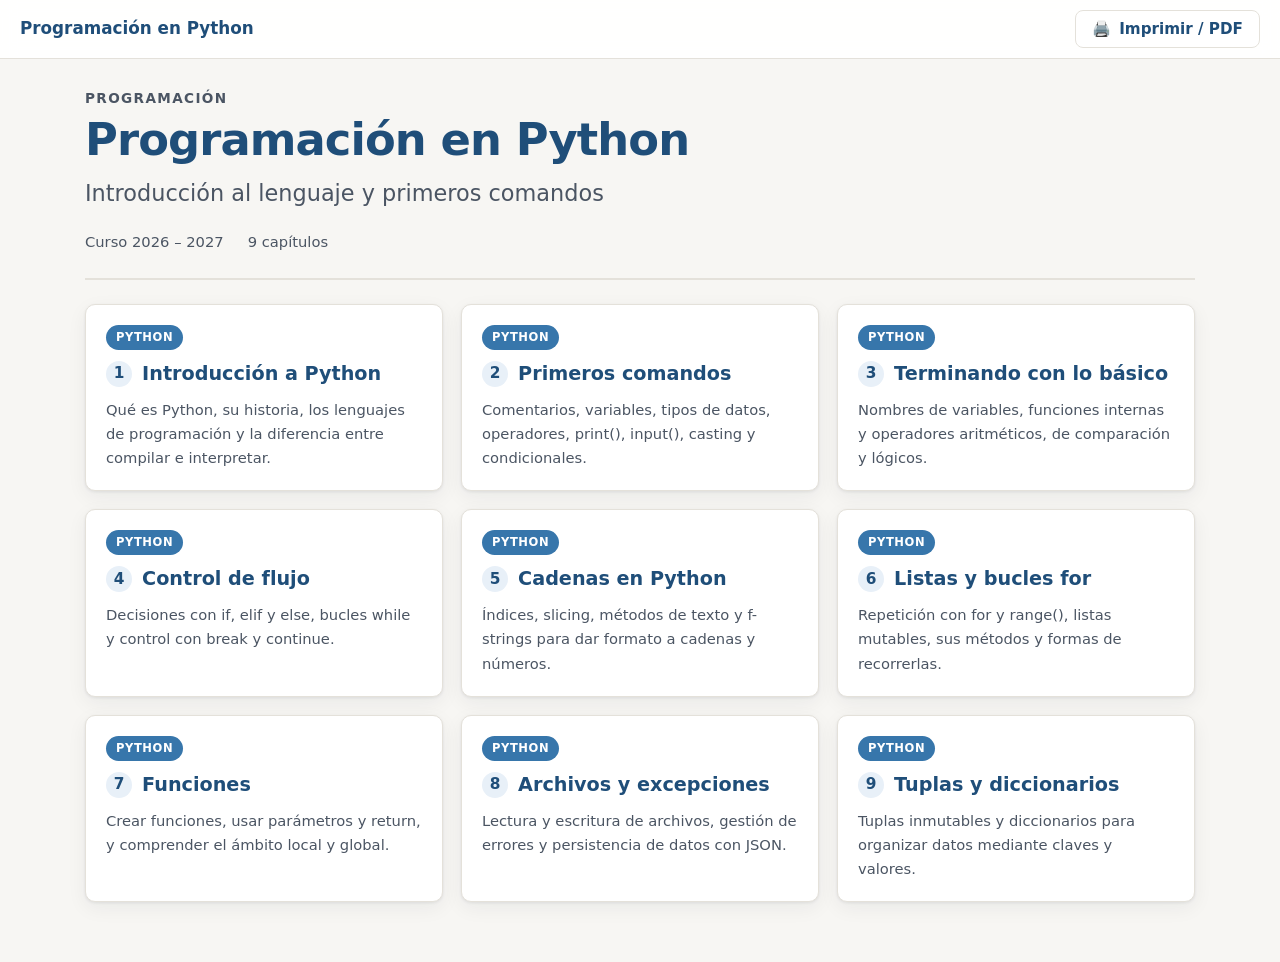
<file: index.html>
<!DOCTYPE html>
<html lang="es">
<head>
  <meta charset="UTF-8">
  <meta name="viewport" content="width=device-width, initial-scale=1.0">
  <title>Programación en Python · Índice</title>
  <link rel="stylesheet" href="styles.css">
</head>
<body class="pagina-indice">
  <header class="topbar">
    <div class="topbar__title">
      <span class="topbar__brand">Programación en Python</span>
    </div>
    <div class="topbar__actions">
      <button class="btn btn--outline" id="btn-print" title="Imprimir o guardar como PDF">🖨️ <span class="btn__label">Imprimir / PDF</span></button>
    </div>
  </header>

  <main class="indice">
    <header class="cover indice__portada">
      <p class="cover__kicker">Programación</p>
      <h1 class="cover__title">Programación en Python</h1>
      <p class="cover__subtitle">Introducción al lenguaje y primeros comandos</p>
      <div class="cover__meta"><span>Curso 2026 – 2027</span><span>9 capítulos</span></div>
    </header>

    <nav class="chapter-grid" aria-label="Capítulos">
<a class="chapter-card" href="capitulos/01-introduccion-python.html">
  <span class="tag tag--py">Python</span>
  <h2><span class="chapter-card__num">1</span>Introducción a Python</h2>
  <p>Qué es Python, su historia, los lenguajes de programación y la diferencia entre compilar e interpretar.</p>
</a>
<a class="chapter-card" href="capitulos/02-primeros-comandos.html">
  <span class="tag tag--py">Python</span>
  <h2><span class="chapter-card__num">2</span>Primeros comandos</h2>
  <p>Comentarios, variables, tipos de datos, operadores, print(), input(), casting y condicionales.</p>
</a>
<a class="chapter-card" href="capitulos/03-terminando-con-lo-basico.html">
  <span class="tag tag--py">Python</span>
  <h2><span class="chapter-card__num">3</span>Terminando con lo básico</h2>
  <p>Nombres de variables, funciones internas y operadores aritméticos, de comparación y lógicos.</p>
</a>
<a class="chapter-card" href="capitulos/04-control-de-flujo.html">
  <span class="tag tag--py">Python</span>
  <h2><span class="chapter-card__num">4</span>Control de flujo</h2>
  <p>Decisiones con if, elif y else, bucles while y control con break y continue.</p>
</a>
<a class="chapter-card" href="capitulos/05-cadenas.html">
  <span class="tag tag--py">Python</span>
  <h2><span class="chapter-card__num">5</span>Cadenas en Python</h2>
  <p>Índices, slicing, métodos de texto y f-strings para dar formato a cadenas y números.</p>
</a>
<a class="chapter-card" href="capitulos/06-listas-y-bucles-for.html">
  <span class="tag tag--py">Python</span>
  <h2><span class="chapter-card__num">6</span>Listas y bucles for</h2>
  <p>Repetición con for y range(), listas mutables, sus métodos y formas de recorrerlas.</p>
</a>
<a class="chapter-card" href="capitulos/07-funciones.html">
  <span class="tag tag--py">Python</span>
  <h2><span class="chapter-card__num">7</span>Funciones</h2>
  <p>Crear funciones, usar parámetros y return, y comprender el ámbito local y global.</p>
</a>
<a class="chapter-card" href="capitulos/08-archivos-y-excepciones.html">
  <span class="tag tag--py">Python</span>
  <h2><span class="chapter-card__num">8</span>Archivos y excepciones</h2>
  <p>Lectura y escritura de archivos, gestión de errores y persistencia de datos con JSON.</p>
</a>
<a class="chapter-card" href="capitulos/09-tuplas-y-diccionarios.html">
  <span class="tag tag--py">Python</span>
  <h2><span class="chapter-card__num">9</span>Tuplas y diccionarios</h2>
  <p>Tuplas inmutables y diccionarios para organizar datos mediante claves y valores.</p>
</a>
    </nav>
  </main>

  <script>
    document.getElementById("btn-print").addEventListener("click", function () { window.print(); });
  </script>
</body>
</html>
</file>
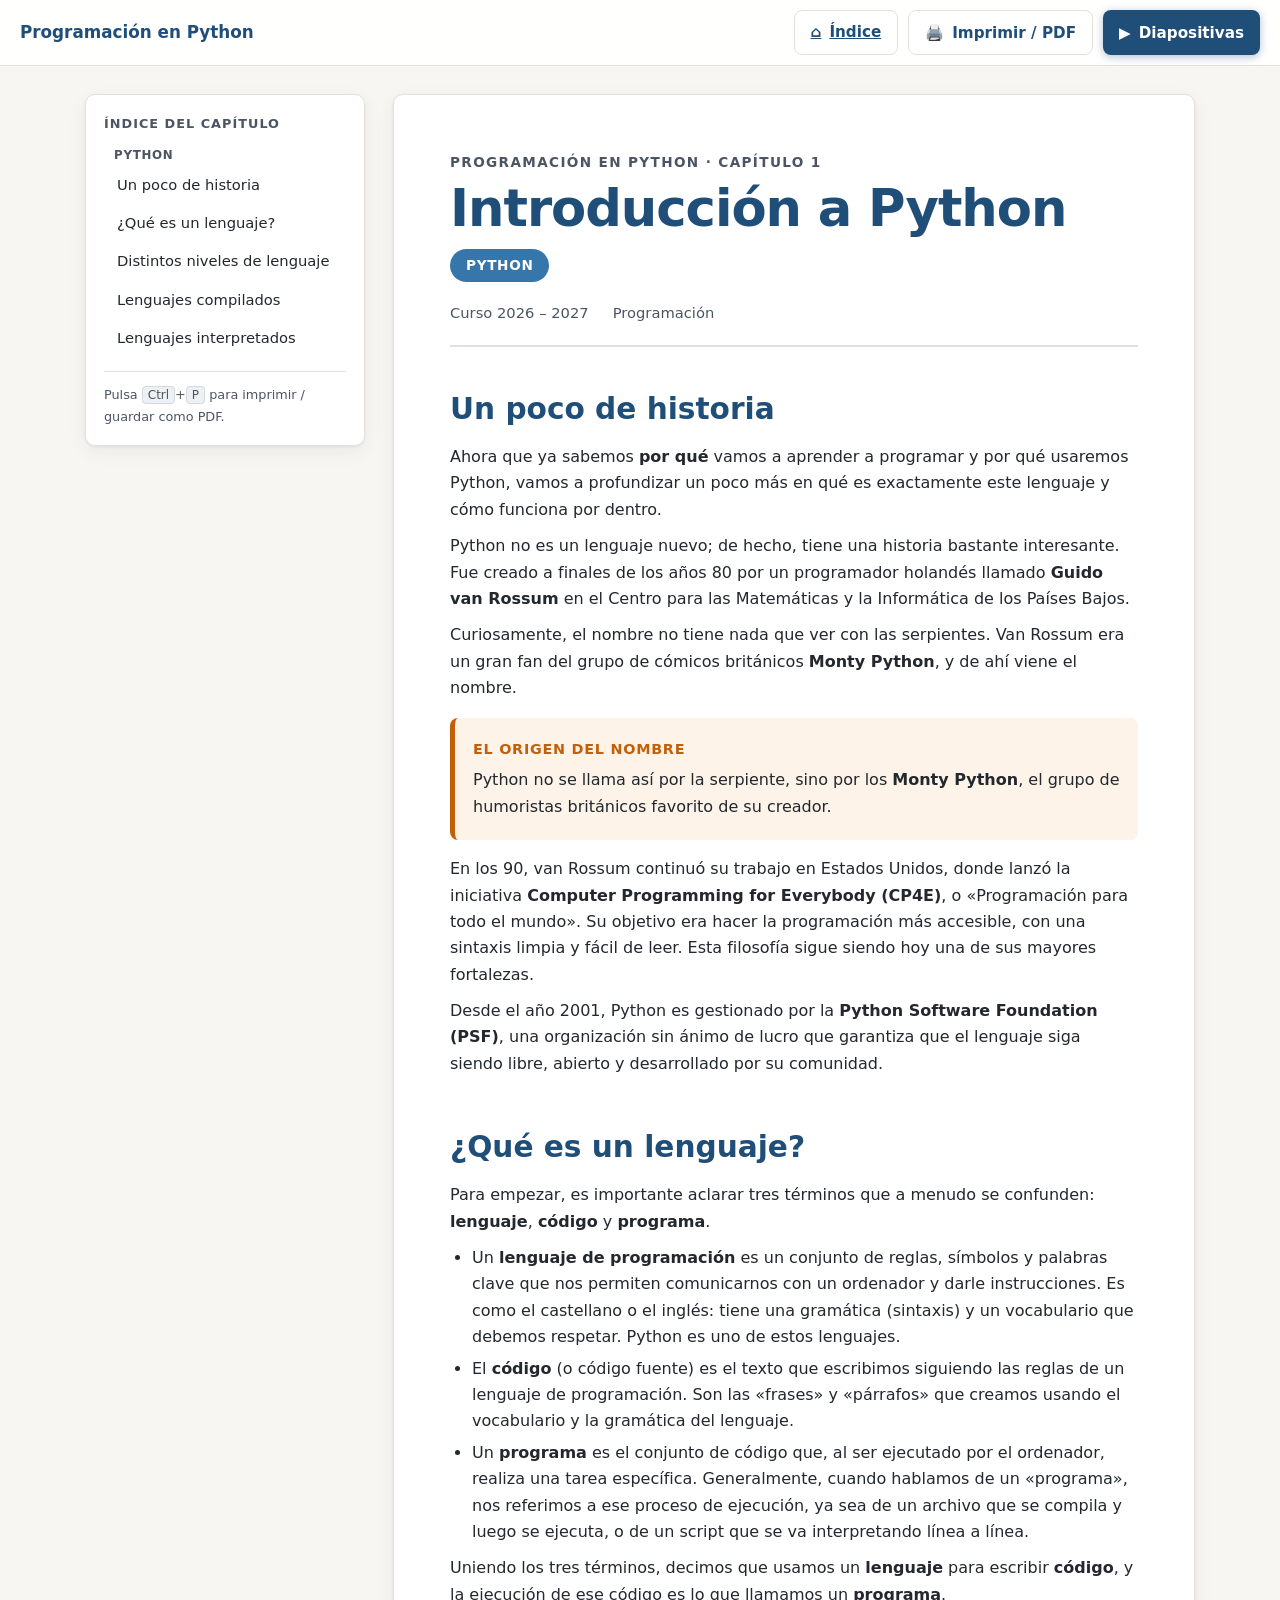
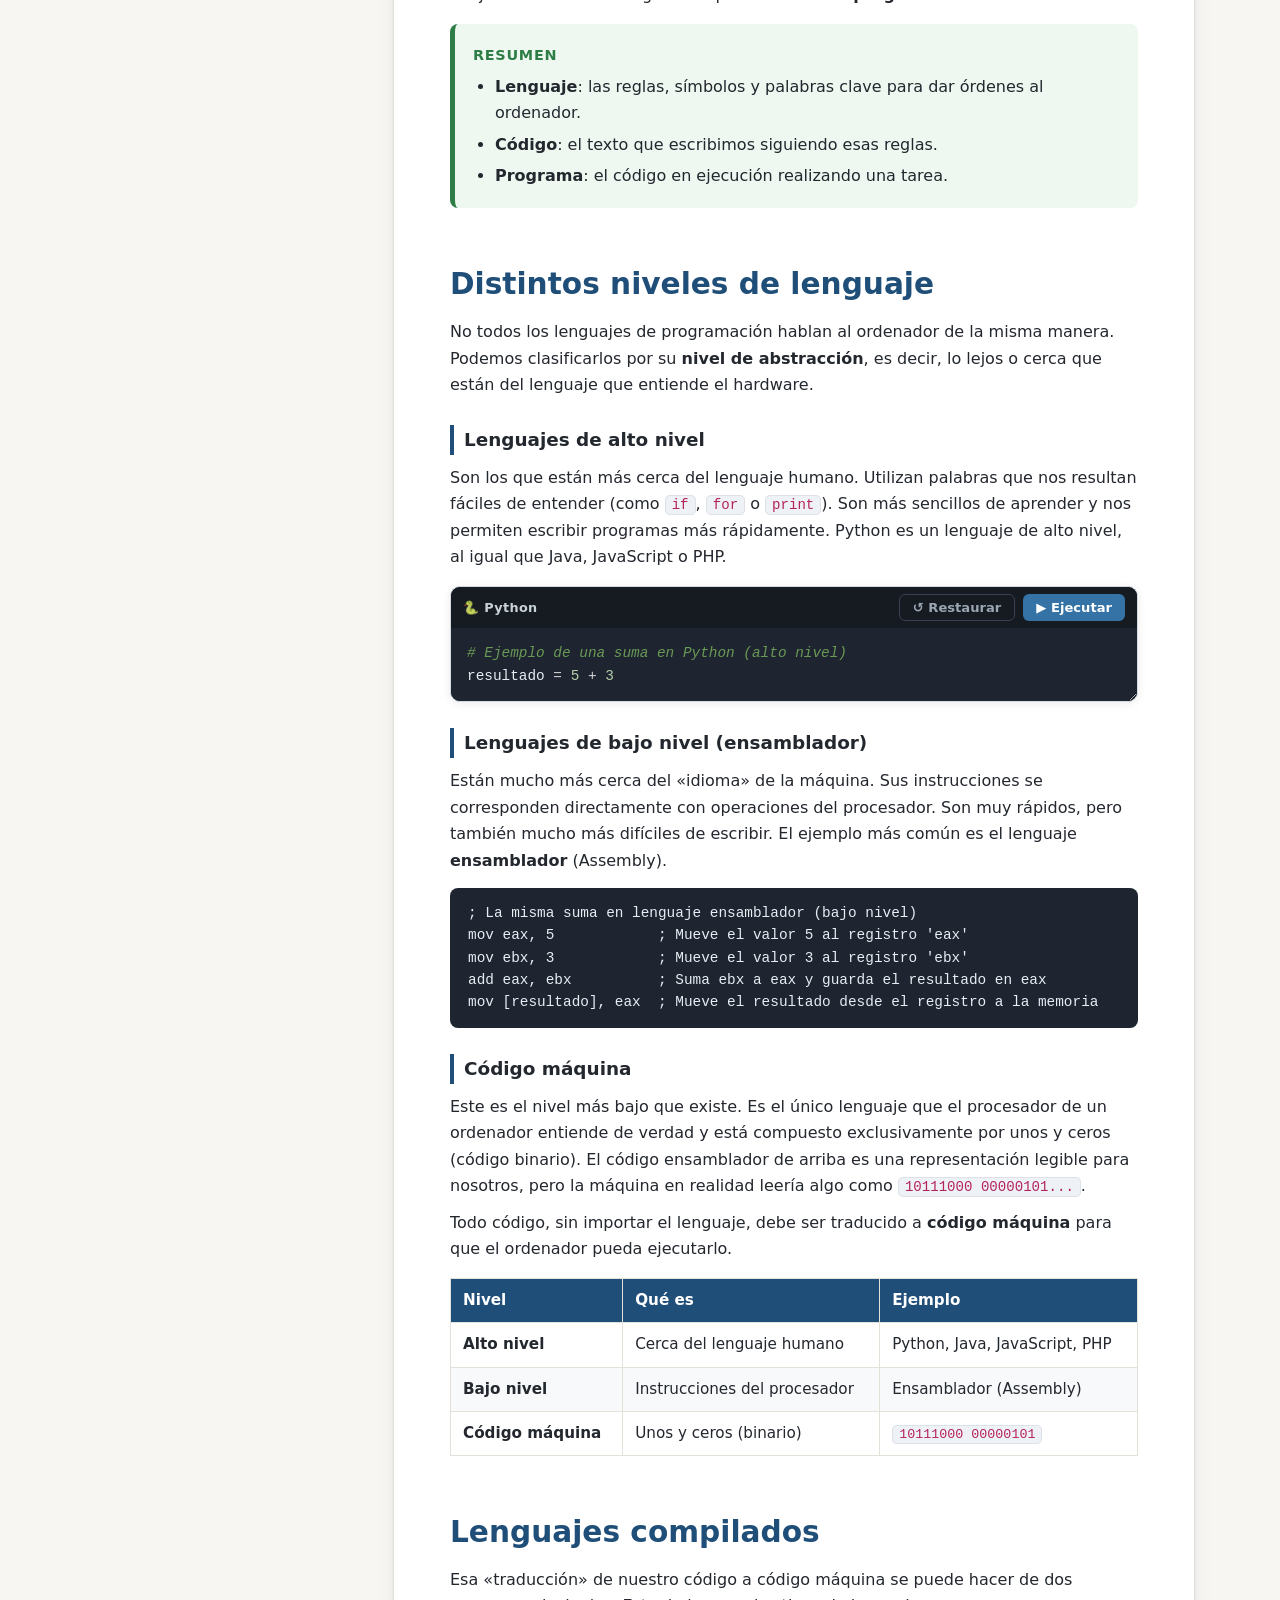
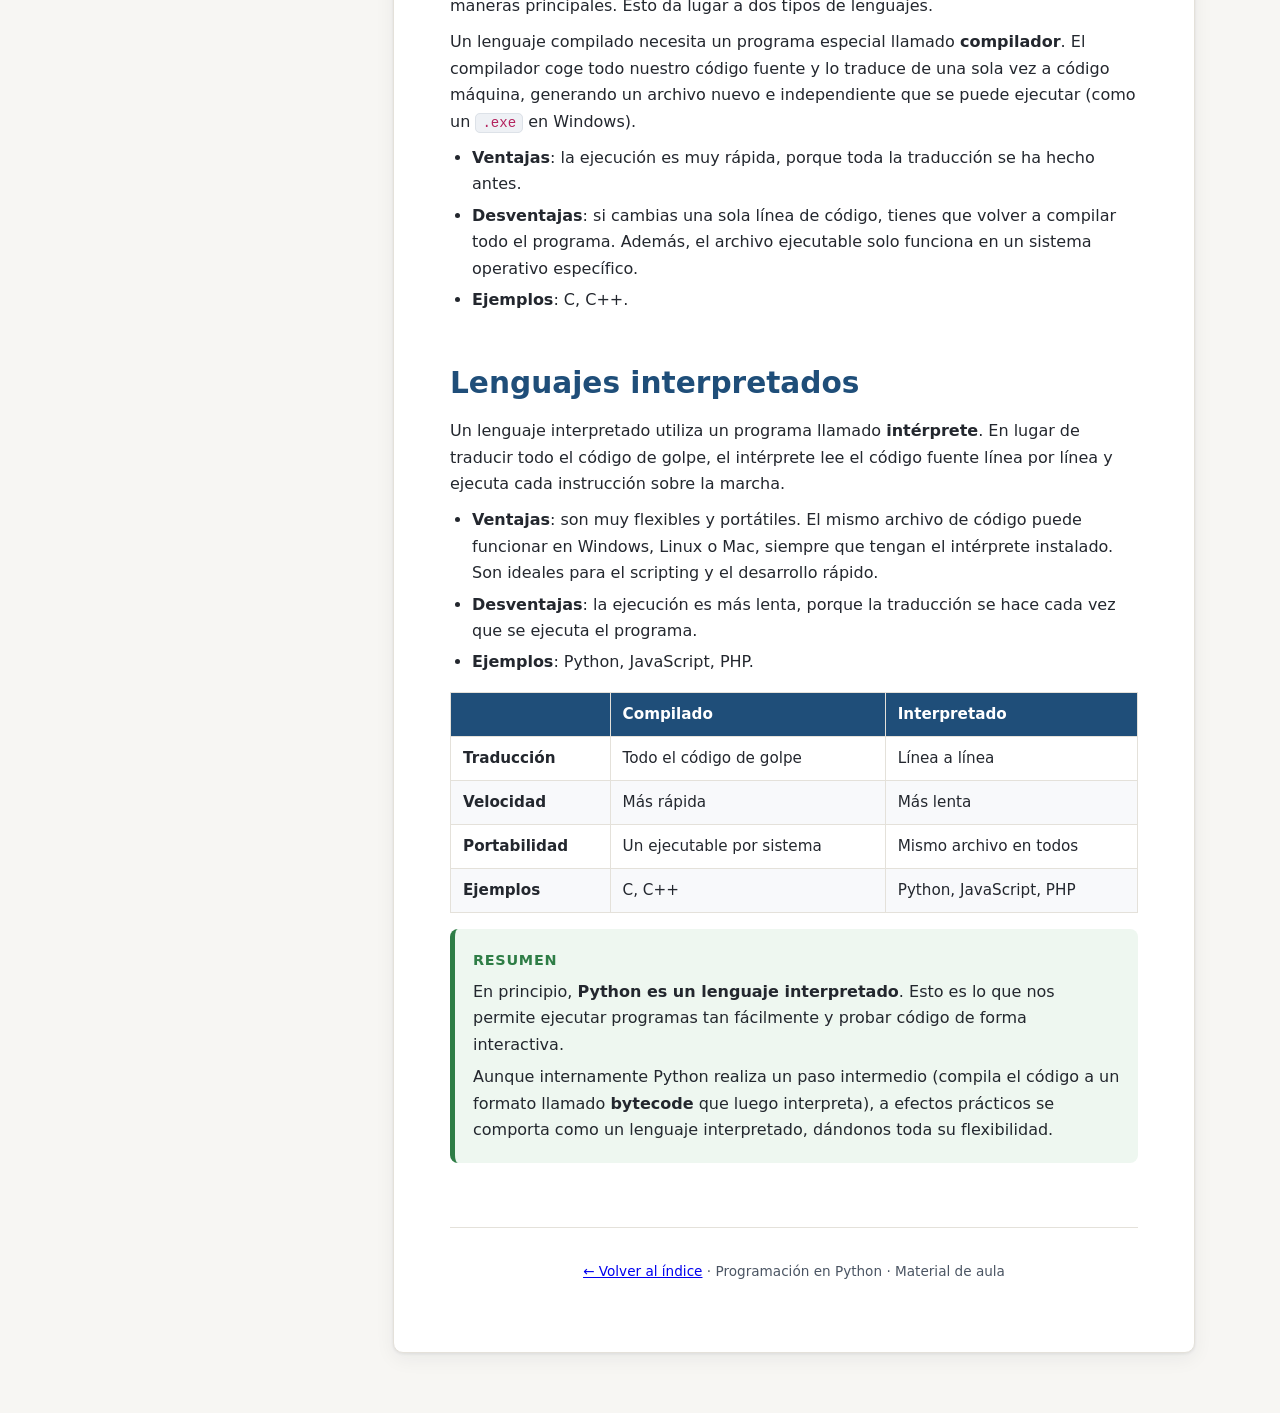
<file: capitulos/01-introduccion-python.html>
<!DOCTYPE html>
<html lang="es">
<head>
  <meta charset="UTF-8">
  <meta name="viewport" content="width=device-width, initial-scale=1.0">
  <title>Introducción a Python · Programación en Python</title>
  <meta name="description" content="Introducción a Python — Programación en Python">
  <link rel="stylesheet" href="../styles.css">
</head>
<body>

  <!-- ======================= BARRA SUPERIOR ======================= -->
  <header class="topbar">
    <div class="topbar__title">
      <button class="btn btn--ghost topbar__menu" id="btn-menu" aria-label="Abrir índice">☰</button>
      <span class="topbar__brand">Programación en Python</span>
    </div>
    <div class="topbar__actions">
      <a class="btn btn--outline" href="../index.html" title="Volver al índice general">⌂ <span class="btn__label">Índice</span></a>
      <button class="btn btn--outline" id="btn-print" title="Imprimir o guardar como PDF (Ctrl+P)">
        🖨️ <span class="btn__label">Imprimir / PDF</span>
      </button>
      <button class="btn btn--primary" id="btn-slides" title="Ver el contenido como diapositivas">
        ▶ <span class="btn__label">Diapositivas</span>
      </button>
    </div>
  </header>

  <div class="layout">

    <!-- ======================= ÍNDICE LATERAL ======================= -->
    <nav class="sidebar" id="sidebar" aria-label="Índice del capítulo">
      <p class="sidebar__title">Índice del capítulo</p>
      <ol class="toc" id="toc"><!-- se genera con JS --></ol>
      <p class="sidebar__hint">Pulsa <kbd>Ctrl</kbd>+<kbd>P</kbd> para imprimir / guardar como PDF.</p>
    </nav>

    <!-- ======================= CONTENIDO ======================= -->
    <main class="content" id="content">

      <header class="cover" id="portada">
  <p class="cover__kicker">Programación en Python · Capítulo 1</p>
  <h1 class="cover__title">Introducción a Python</h1>
  <p class="cover__subtitle"><span class="tag tag--py">Python</span></p>
  <div class="cover__meta"><span>Curso 2026 – 2027</span><span>Programación</span></div>
</header>

      <section class="slide" data-materia="python">
  <h2>Un poco de historia</h2>
<p>Ahora que ya sabemos <strong>por qué</strong> vamos a aprender a programar y por qué usaremos Python, vamos a profundizar un poco más en qué es exactamente este lenguaje y cómo funciona por dentro.</p>
<p>Python no es un lenguaje nuevo; de hecho, tiene una historia bastante interesante. Fue creado a finales de los años 80 por un programador holandés llamado <strong>Guido van Rossum</strong> en el Centro para las Matemáticas y la Informática de los Países Bajos.</p>
<p>Curiosamente, el nombre no tiene nada que ver con las serpientes. Van Rossum era un gran fan del grupo de cómicos británicos <strong>Monty Python</strong>, y de ahí viene el nombre.</p>

<div class="box box--dato">
<p class="box__title">El origen del nombre</p>
<p>Python no se llama así por la serpiente, sino por los <strong>Monty Python</strong>, el grupo de humoristas británicos favorito de su creador.</p>

</div>
<p>En los 90, van Rossum continuó su trabajo en Estados Unidos, donde lanzó la iniciativa <strong>Computer Programming for Everybody (CP4E)</strong>, o «Programación para todo el mundo». Su objetivo era hacer la programación más accesible, con una sintaxis limpia y fácil de leer. Esta filosofía sigue siendo hoy una de sus mayores fortalezas.</p>
<p>Desde el año 2001, Python es gestionado por la <strong>Python Software Foundation (PSF)</strong>, una organización sin ánimo de lucro que garantiza que el lenguaje siga siendo libre, abierto y desarrollado por su comunidad.</p>

</section>
<section class="slide" data-materia="python">
  <h2>¿Qué es un lenguaje?</h2>
<p>Para empezar, es importante aclarar tres términos que a menudo se confunden: <strong>lenguaje</strong>, <strong>código</strong> y <strong>programa</strong>.</p>
<ul>
<li>Un <strong>lenguaje de programación</strong> es un conjunto de reglas, símbolos y palabras clave que nos permiten comunicarnos con un ordenador y darle instrucciones. Es como el castellano o el inglés: tiene una gramática (sintaxis) y un vocabulario que debemos respetar. Python es uno de estos lenguajes.</li>
<li>El <strong>código</strong> (o código fuente) es el texto que escribimos siguiendo las reglas de un lenguaje de programación. Son las «frases» y «párrafos» que creamos usando el vocabulario y la gramática del lenguaje.</li>
<li>Un <strong>programa</strong> es el conjunto de código que, al ser ejecutado por el ordenador, realiza una tarea específica. Generalmente, cuando hablamos de un «programa», nos referimos a ese proceso de ejecución, ya sea de un archivo que se compila y luego se ejecuta, o de un script que se va interpretando línea a línea.</li>
</ul>
<p>Uniendo los tres términos, decimos que usamos un <strong>lenguaje</strong> para escribir <strong>código</strong>, y la ejecución de ese código es lo que llamamos un <strong>programa</strong>.</p>

<div class="box box--resumen">
<p class="box__title">Resumen</p>
<ul>
<li><strong>Lenguaje</strong>: las reglas, símbolos y palabras clave para dar órdenes al ordenador.</li>
<li><strong>Código</strong>: el texto que escribimos siguiendo esas reglas.</li>
<li><strong>Programa</strong>: el código en ejecución realizando una tarea.</li>
</ul>

</div>
</section>
<section class="slide" data-materia="python">
  <h2>Distintos niveles de lenguaje</h2>
<p>No todos los lenguajes de programación hablan al ordenador de la misma manera. Podemos clasificarlos por su <strong>nivel de abstracción</strong>, es decir, lo lejos o cerca que están del lenguaje que entiende el hardware.</p>
<h3>Lenguajes de alto nivel</h3>
<p>Son los que están más cerca del lenguaje humano. Utilizan palabras que nos resultan fáciles de entender (como <code>if</code>, <code>for</code> o <code>print</code>). Son más sencillos de aprender y nos permiten escribir programas más rápidamente. Python es un lenguaje de alto nivel, al igual que Java, JavaScript o PHP.</p>
<div class="runner">
  <div class="runner__bar">
    <span class="runner__label">🐍 Python</span>
    <div class="runner__acciones">
      <button type="button" class="runner__btn runner__btn--reset" title="Volver al código original">↺ Restaurar</button>
      <button type="button" class="runner__btn runner__btn--run" title="Ejecutar (Ctrl + Enter)">▶ Ejecutar</button>
    </div>
  </div>
  <div class="runner__editor">
    <pre class="runner__highlight" aria-hidden="true"><code># Ejemplo de una suma en Python (alto nivel)
resultado = 5 + 3
</code></pre>
    <textarea class="runner__code" spellcheck="false" rows="2" aria-label="Código Python editable"># Ejemplo de una suma en Python (alto nivel)
resultado = 5 + 3
</textarea>
  </div>
  <pre class="runner__output" hidden></pre>
</div>
<h3>Lenguajes de bajo nivel (ensamblador)</h3>
<p>Están mucho más cerca del «idioma» de la máquina. Sus instrucciones se corresponden directamente con operaciones del procesador. Son muy rápidos, pero también mucho más difíciles de escribir. El ejemplo más común es el lenguaje <strong>ensamblador</strong> (Assembly).</p>
<pre><code class="language-assembly">; La misma suma en lenguaje ensamblador (bajo nivel)
mov eax, 5            ; Mueve el valor 5 al registro &#39;eax&#39;
mov ebx, 3            ; Mueve el valor 3 al registro &#39;ebx&#39;
add eax, ebx          ; Suma ebx a eax y guarda el resultado en eax
mov [resultado], eax  ; Mueve el resultado desde el registro a la memoria
</code></pre>
<h3>Código máquina</h3>
<p>Este es el nivel más bajo que existe. Es el único lenguaje que el procesador de un ordenador entiende de verdad y está compuesto exclusivamente por unos y ceros (código binario). El código ensamblador de arriba es una representación legible para nosotros, pero la máquina en realidad leería algo como <code>10111000 00000101...</code>.</p>
<p>Todo código, sin importar el lenguaje, debe ser traducido a <strong>código máquina</strong> para que el ordenador pueda ejecutarlo.</p>
<table>
<thead>
<tr>
<th>Nivel</th>
<th>Qué es</th>
<th>Ejemplo</th>
</tr>
</thead>
<tbody><tr>
<td><strong>Alto nivel</strong></td>
<td>Cerca del lenguaje humano</td>
<td>Python, Java, JavaScript, PHP</td>
</tr>
<tr>
<td><strong>Bajo nivel</strong></td>
<td>Instrucciones del procesador</td>
<td>Ensamblador (Assembly)</td>
</tr>
<tr>
<td><strong>Código máquina</strong></td>
<td>Unos y ceros (binario)</td>
<td><code>10111000 00000101</code></td>
</tr>
</tbody></table>

</section>
<section class="slide" data-materia="python">
  <h2>Lenguajes compilados</h2>
<p>Esa «traducción» de nuestro código a código máquina se puede hacer de dos maneras principales. Esto da lugar a dos tipos de lenguajes.</p>
<p>Un lenguaje compilado necesita un programa especial llamado <strong>compilador</strong>. El compilador coge todo nuestro código fuente y lo traduce de una sola vez a código máquina, generando un archivo nuevo e independiente que se puede ejecutar (como un <code>.exe</code> en Windows).</p>
<ul>
<li><strong>Ventajas</strong>: la ejecución es muy rápida, porque toda la traducción se ha hecho antes.</li>
<li><strong>Desventajas</strong>: si cambias una sola línea de código, tienes que volver a compilar todo el programa. Además, el archivo ejecutable solo funciona en un sistema operativo específico.</li>
<li><strong>Ejemplos</strong>: C, C++.</li>
</ul>

</section>
<section class="slide" data-materia="python">
  <h2>Lenguajes interpretados</h2>
<p>Un lenguaje interpretado utiliza un programa llamado <strong>intérprete</strong>. En lugar de traducir todo el código de golpe, el intérprete lee el código fuente línea por línea y ejecuta cada instrucción sobre la marcha.</p>
<ul>
<li><strong>Ventajas</strong>: son muy flexibles y portátiles. El mismo archivo de código puede funcionar en Windows, Linux o Mac, siempre que tengan el intérprete instalado. Son ideales para el scripting y el desarrollo rápido.</li>
<li><strong>Desventajas</strong>: la ejecución es más lenta, porque la traducción se hace cada vez que se ejecuta el programa.</li>
<li><strong>Ejemplos</strong>: Python, JavaScript, PHP.</li>
</ul>
<table>
<thead>
<tr>
<th></th>
<th>Compilado</th>
<th>Interpretado</th>
</tr>
</thead>
<tbody><tr>
<td><strong>Traducción</strong></td>
<td>Todo el código de golpe</td>
<td>Línea a línea</td>
</tr>
<tr>
<td><strong>Velocidad</strong></td>
<td>Más rápida</td>
<td>Más lenta</td>
</tr>
<tr>
<td><strong>Portabilidad</strong></td>
<td>Un ejecutable por sistema</td>
<td>Mismo archivo en todos</td>
</tr>
<tr>
<td><strong>Ejemplos</strong></td>
<td>C, C++</td>
<td>Python, JavaScript, PHP</td>
</tr>
</tbody></table>

<div class="box box--resumen">
<p class="box__title">Resumen</p>
<p>En principio, <strong>Python es un lenguaje interpretado</strong>. Esto es lo que nos permite ejecutar programas tan fácilmente y probar código de forma interactiva.</p>
<p>Aunque internamente Python realiza un paso intermedio (compila el código a un formato llamado <strong>bytecode</strong> que luego interpreta), a efectos prácticos se comporta como un lenguaje interpretado, dándonos toda su flexibilidad.</p>

</div>
</section>


      <footer class="page-footer">
        <p><a href="../index.html">← Volver al índice</a> · Programación en Python · Material de aula</p>
      </footer>
    </main>
  </div>

  <!-- ======================= VISOR DE DIAPOSITIVAS ======================= -->
  <div class="slideshow" id="slideshow" hidden>
    <div class="slideshow__progress"><div class="slideshow__bar" id="slides-bar"></div></div>
    <button class="slideshow__close" id="slides-close" title="Salir (Esc)">✕</button>
    <div class="slideshow__stage" id="slides-stage"></div>
    <div class="slideshow__controls">
      <button class="slideshow__nav" id="slides-prev" title="Anterior (←)">←</button>
      <span class="slideshow__dots" id="slides-dots" hidden></span>
      <span class="slideshow__counter" id="slides-counter">1 / 1</span>
      <button class="slideshow__nav" id="slides-next" title="Siguiente (→)">→</button>
    </div>
  </div>

  <script src="../script.js"></script>
</body>
</html>
</file>
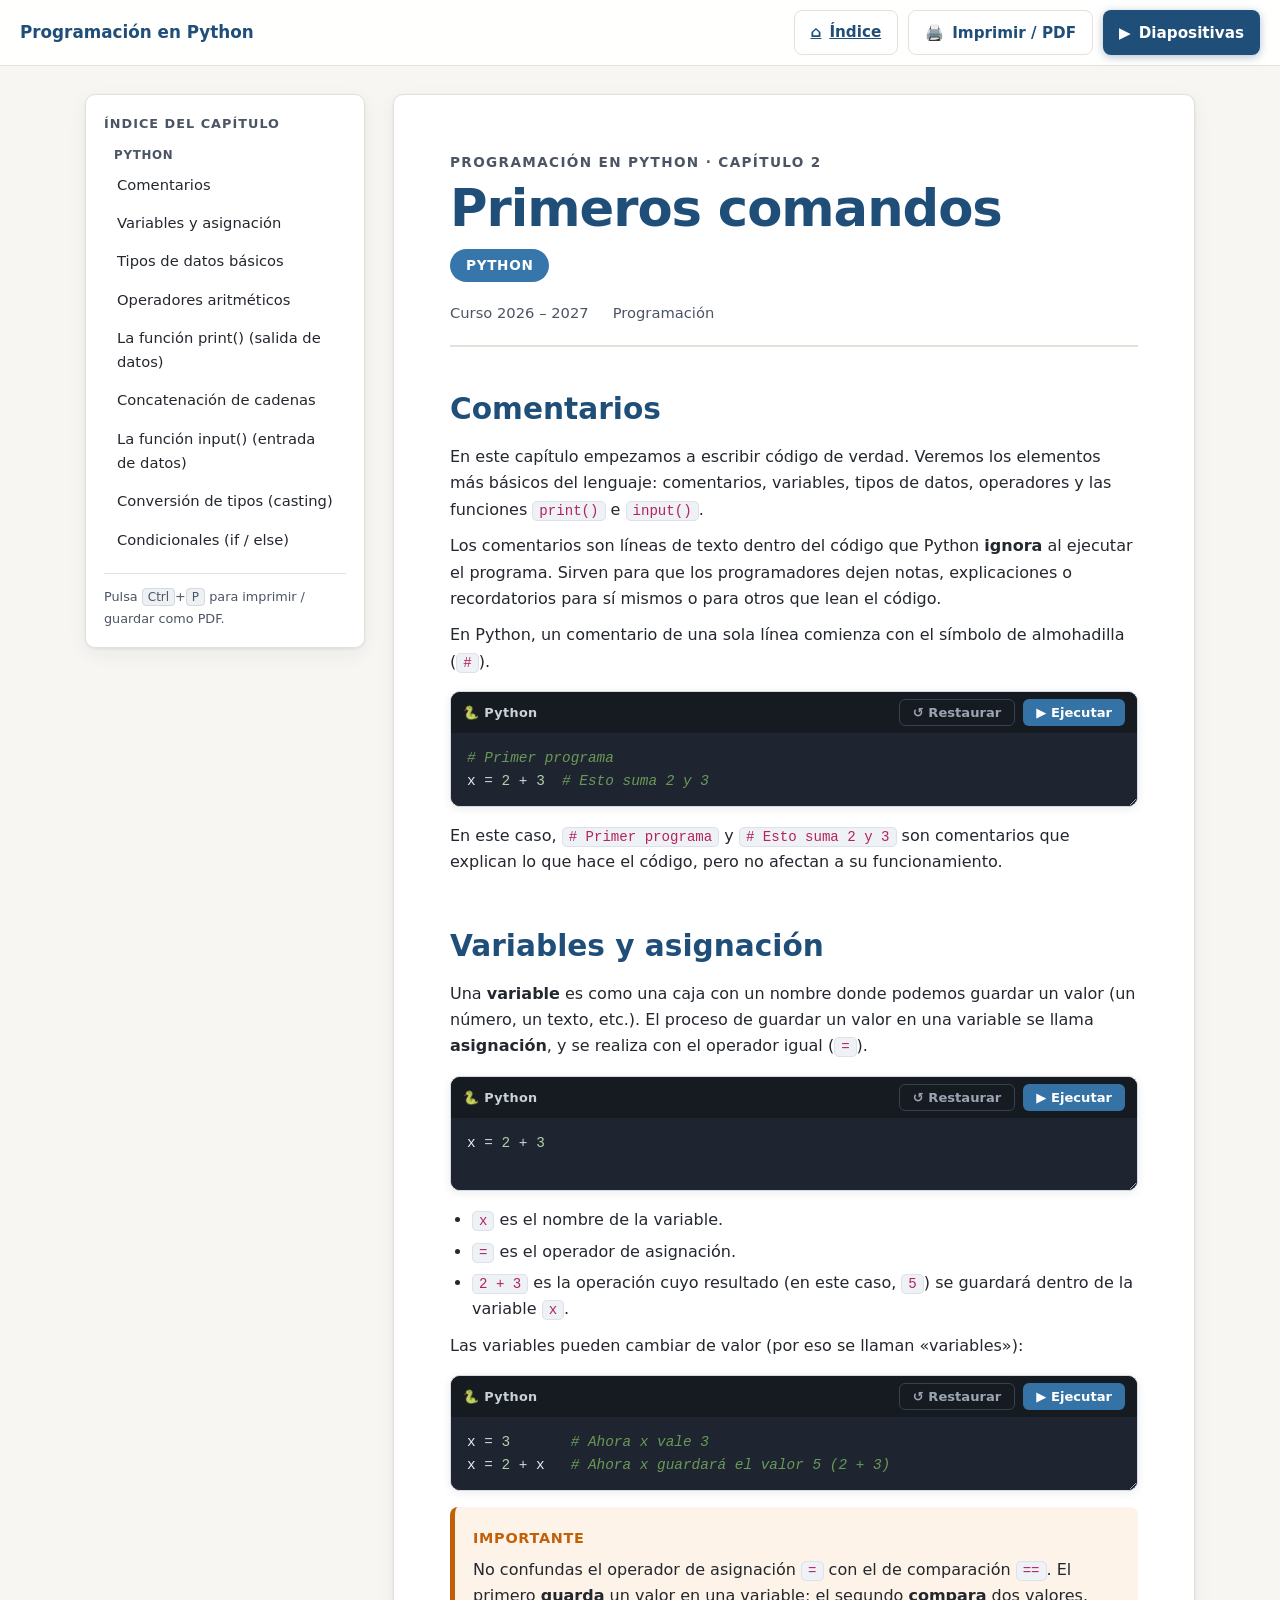
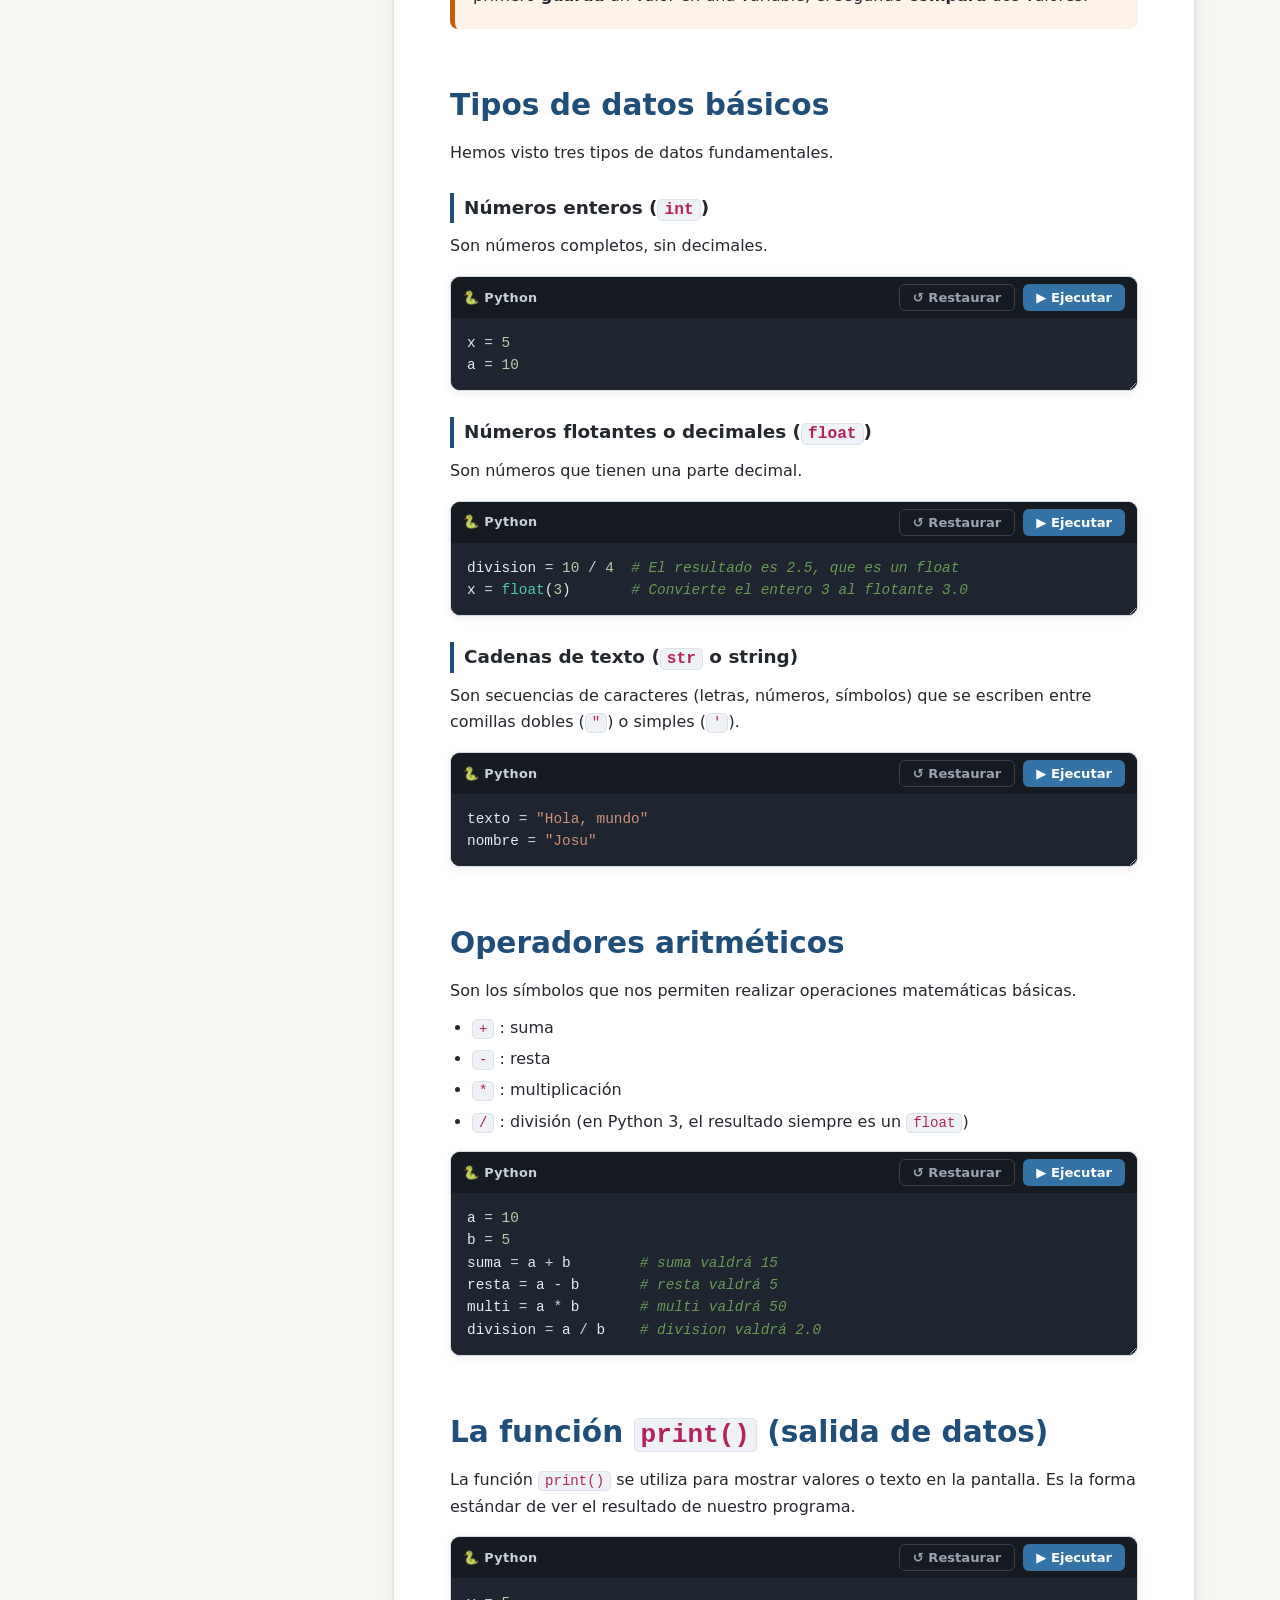
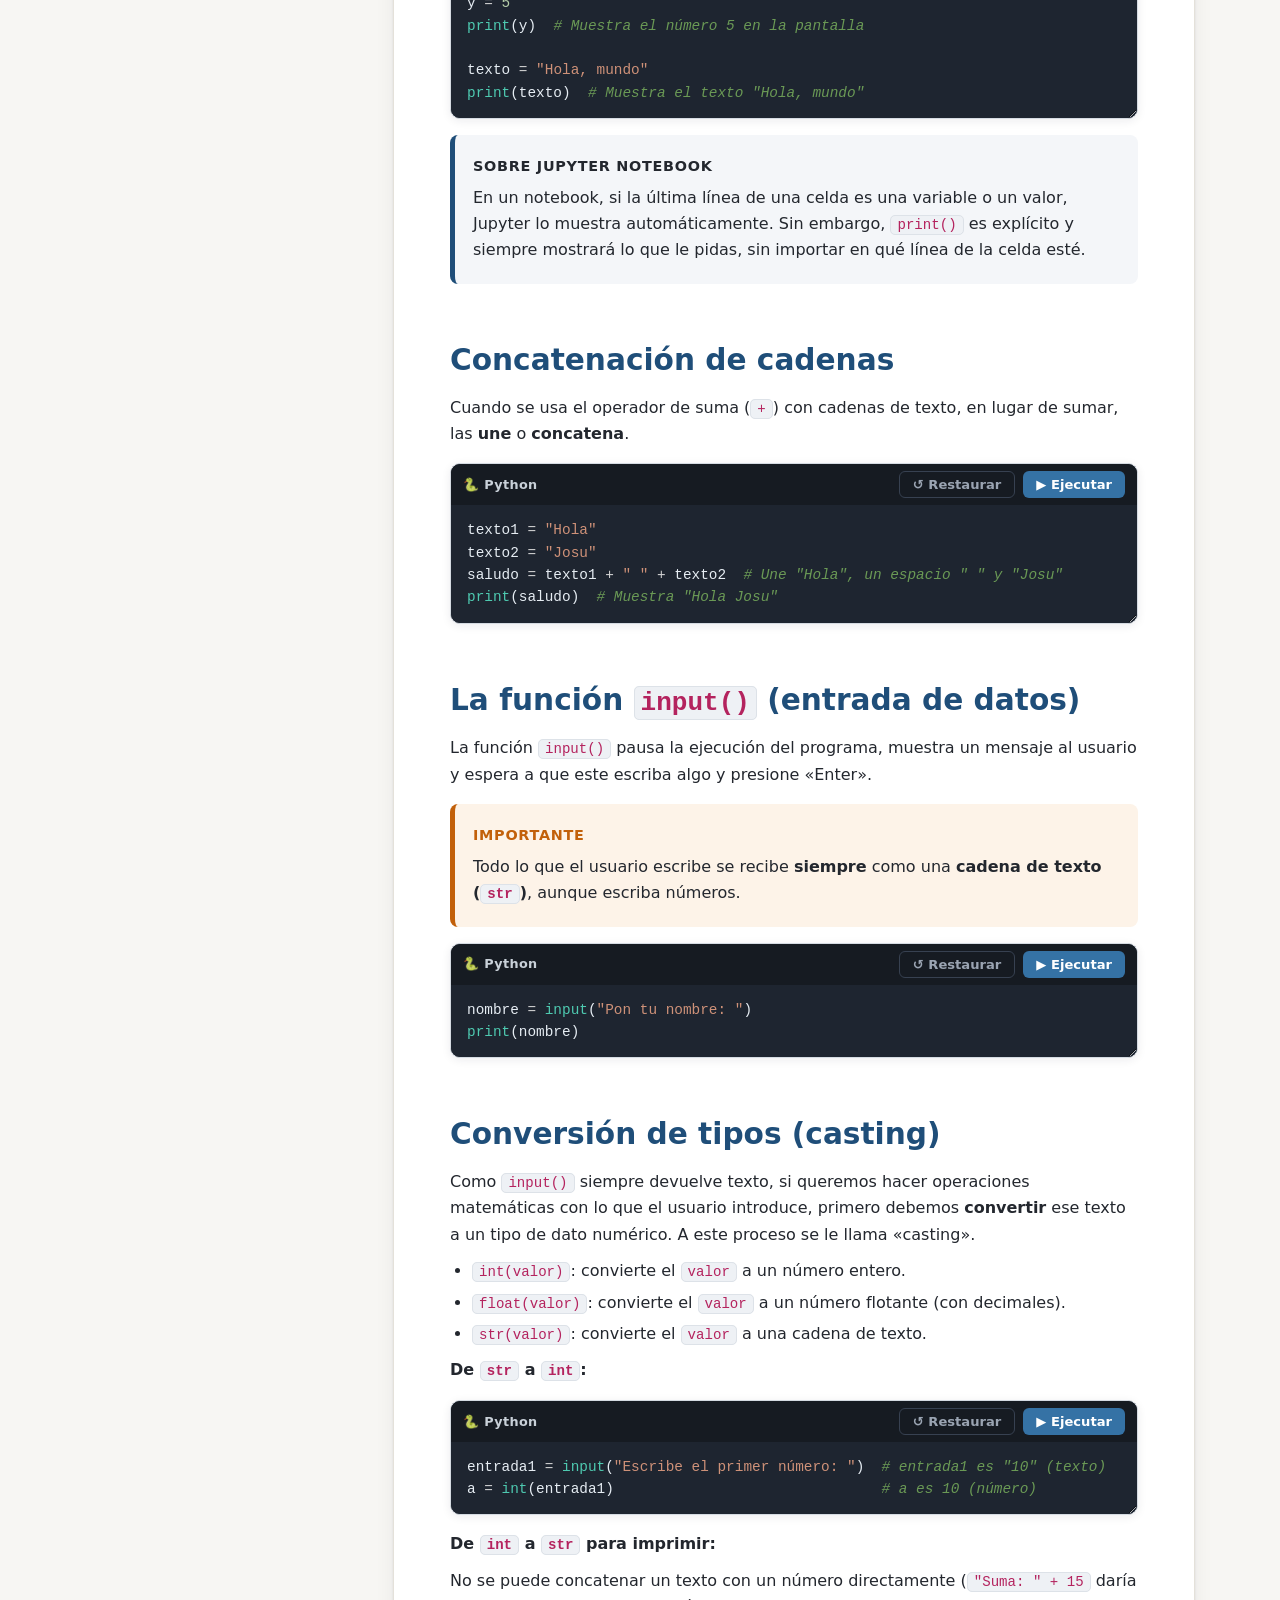
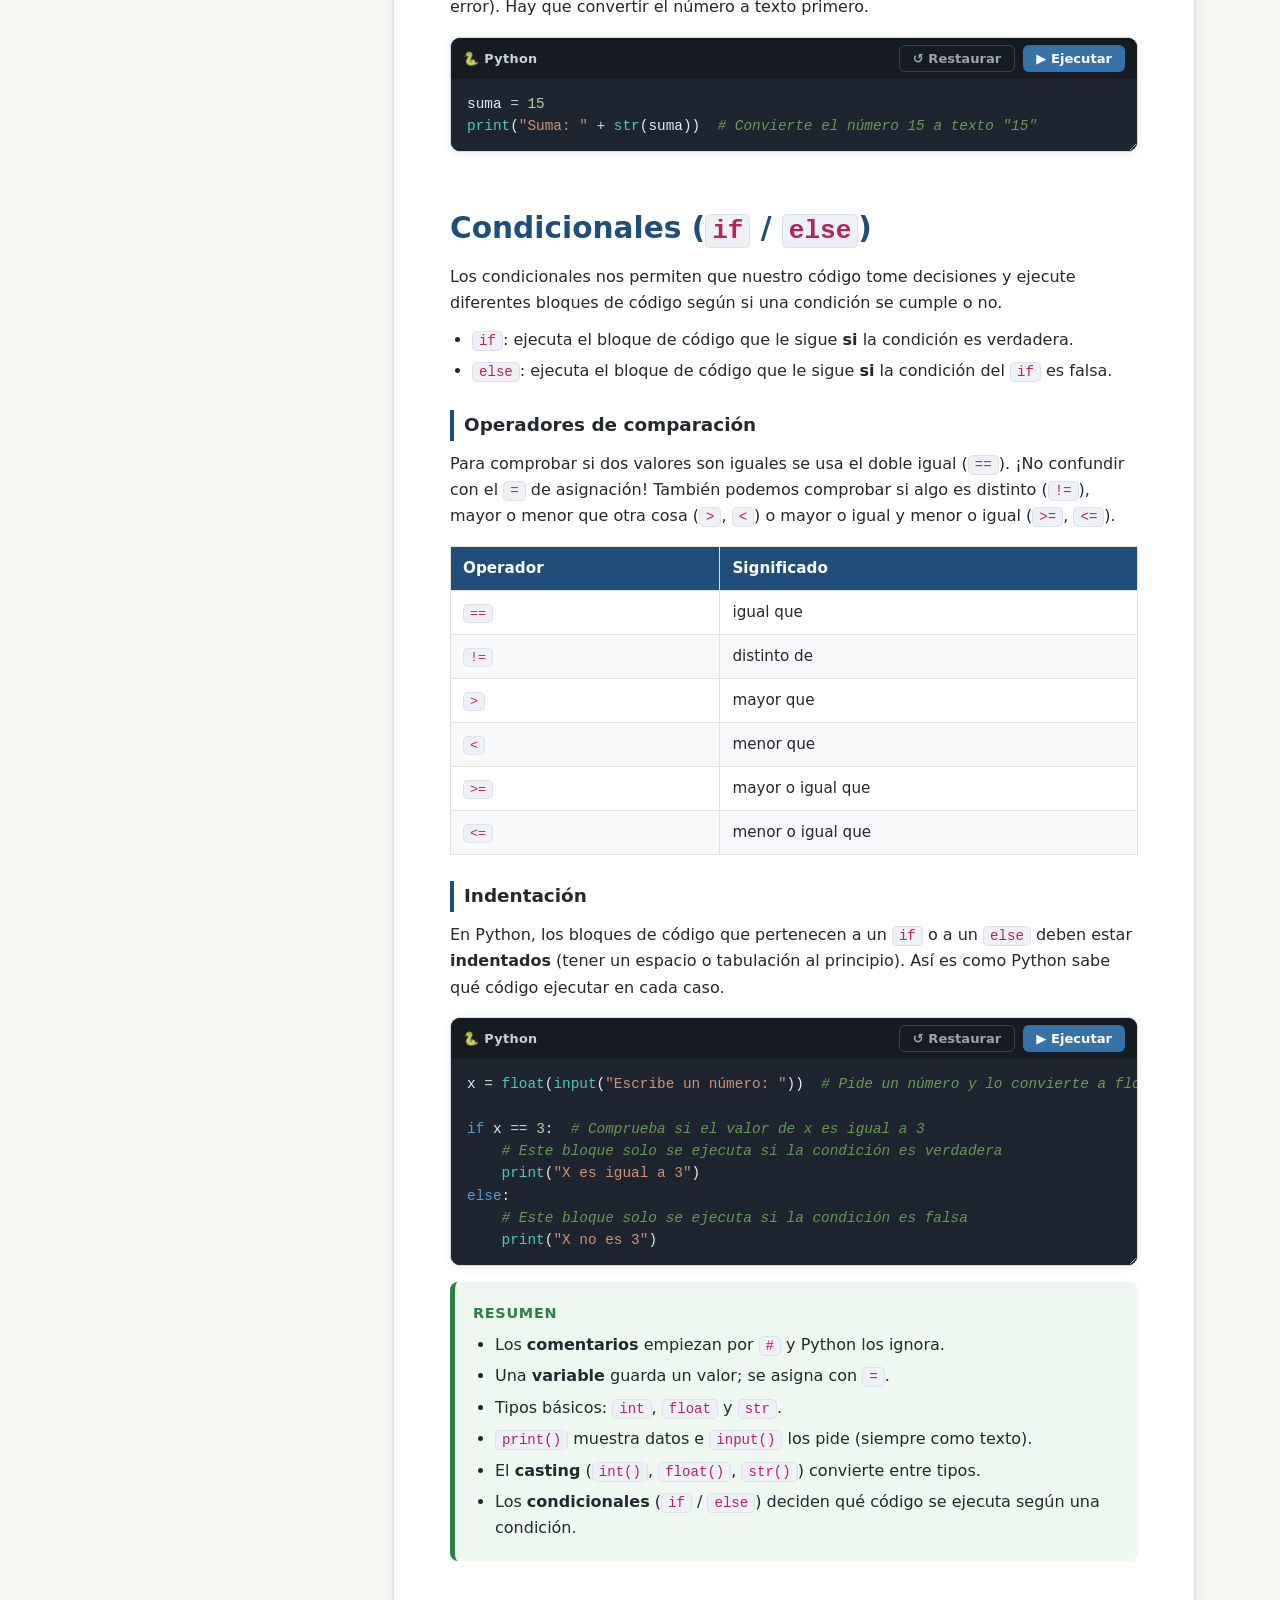
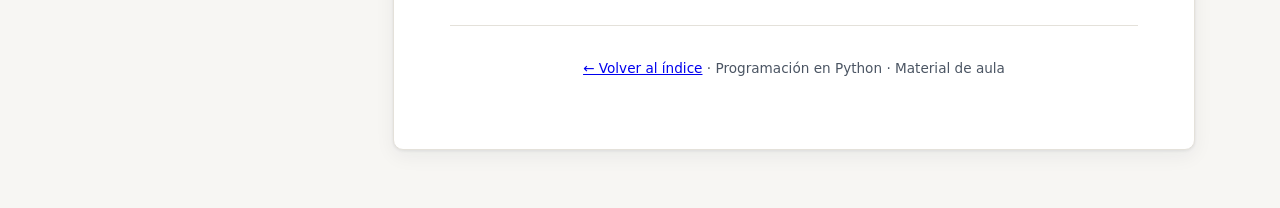
<file: capitulos/02-primeros-comandos.html>
<!DOCTYPE html>
<html lang="es">
<head>
  <meta charset="UTF-8">
  <meta name="viewport" content="width=device-width, initial-scale=1.0">
  <title>Primeros comandos · Programación en Python</title>
  <meta name="description" content="Primeros comandos — Programación en Python">
  <link rel="stylesheet" href="../styles.css">
</head>
<body>

  <!-- ======================= BARRA SUPERIOR ======================= -->
  <header class="topbar">
    <div class="topbar__title">
      <button class="btn btn--ghost topbar__menu" id="btn-menu" aria-label="Abrir índice">☰</button>
      <span class="topbar__brand">Programación en Python</span>
    </div>
    <div class="topbar__actions">
      <a class="btn btn--outline" href="../index.html" title="Volver al índice general">⌂ <span class="btn__label">Índice</span></a>
      <button class="btn btn--outline" id="btn-print" title="Imprimir o guardar como PDF (Ctrl+P)">
        🖨️ <span class="btn__label">Imprimir / PDF</span>
      </button>
      <button class="btn btn--primary" id="btn-slides" title="Ver el contenido como diapositivas">
        ▶ <span class="btn__label">Diapositivas</span>
      </button>
    </div>
  </header>

  <div class="layout">

    <!-- ======================= ÍNDICE LATERAL ======================= -->
    <nav class="sidebar" id="sidebar" aria-label="Índice del capítulo">
      <p class="sidebar__title">Índice del capítulo</p>
      <ol class="toc" id="toc"><!-- se genera con JS --></ol>
      <p class="sidebar__hint">Pulsa <kbd>Ctrl</kbd>+<kbd>P</kbd> para imprimir / guardar como PDF.</p>
    </nav>

    <!-- ======================= CONTENIDO ======================= -->
    <main class="content" id="content">

      <header class="cover" id="portada">
  <p class="cover__kicker">Programación en Python · Capítulo 2</p>
  <h1 class="cover__title">Primeros comandos</h1>
  <p class="cover__subtitle"><span class="tag tag--py">Python</span></p>
  <div class="cover__meta"><span>Curso 2026 – 2027</span><span>Programación</span></div>
</header>

      <section class="slide" data-materia="python">
  <h2>Comentarios</h2>
<p>En este capítulo empezamos a escribir código de verdad. Veremos los elementos más básicos del lenguaje: comentarios, variables, tipos de datos, operadores y las funciones <code>print()</code> e <code>input()</code>.</p>
<p>Los comentarios son líneas de texto dentro del código que Python <strong>ignora</strong> al ejecutar el programa. Sirven para que los programadores dejen notas, explicaciones o recordatorios para sí mismos o para otros que lean el código.</p>
<p>En Python, un comentario de una sola línea comienza con el símbolo de almohadilla (<code>#</code>).</p>
<div class="runner">
  <div class="runner__bar">
    <span class="runner__label">🐍 Python</span>
    <div class="runner__acciones">
      <button type="button" class="runner__btn runner__btn--reset" title="Volver al código original">↺ Restaurar</button>
      <button type="button" class="runner__btn runner__btn--run" title="Ejecutar (Ctrl + Enter)">▶ Ejecutar</button>
    </div>
  </div>
  <div class="runner__editor">
    <pre class="runner__highlight" aria-hidden="true"><code># Primer programa
x = 2 + 3  # Esto suma 2 y 3
</code></pre>
    <textarea class="runner__code" spellcheck="false" rows="2" aria-label="Código Python editable"># Primer programa
x = 2 + 3  # Esto suma 2 y 3
</textarea>
  </div>
  <pre class="runner__output" hidden></pre>
</div>
<p>En este caso, <code># Primer programa</code> y <code># Esto suma 2 y 3</code> son comentarios que explican lo que hace el código, pero no afectan a su funcionamiento.</p>

</section>
<section class="slide" data-materia="python">
  <h2>Variables y asignación</h2>
<p>Una <strong>variable</strong> es como una caja con un nombre donde podemos guardar un valor (un número, un texto, etc.). El proceso de guardar un valor en una variable se llama <strong>asignación</strong>, y se realiza con el operador igual (<code>=</code>).</p>
<div class="runner">
  <div class="runner__bar">
    <span class="runner__label">🐍 Python</span>
    <div class="runner__acciones">
      <button type="button" class="runner__btn runner__btn--reset" title="Volver al código original">↺ Restaurar</button>
      <button type="button" class="runner__btn runner__btn--run" title="Ejecutar (Ctrl + Enter)">▶ Ejecutar</button>
    </div>
  </div>
  <div class="runner__editor">
    <pre class="runner__highlight" aria-hidden="true"><code>x = 2 + 3
</code></pre>
    <textarea class="runner__code" spellcheck="false" rows="2" aria-label="Código Python editable">x = 2 + 3
</textarea>
  </div>
  <pre class="runner__output" hidden></pre>
</div>
<ul>
<li><code>x</code> es el nombre de la variable.</li>
<li><code>=</code> es el operador de asignación.</li>
<li><code>2 + 3</code> es la operación cuyo resultado (en este caso, <code>5</code>) se guardará dentro de la variable <code>x</code>.</li>
</ul>
<p>Las variables pueden cambiar de valor (por eso se llaman «variables»):</p>
<div class="runner">
  <div class="runner__bar">
    <span class="runner__label">🐍 Python</span>
    <div class="runner__acciones">
      <button type="button" class="runner__btn runner__btn--reset" title="Volver al código original">↺ Restaurar</button>
      <button type="button" class="runner__btn runner__btn--run" title="Ejecutar (Ctrl + Enter)">▶ Ejecutar</button>
    </div>
  </div>
  <div class="runner__editor">
    <pre class="runner__highlight" aria-hidden="true"><code>x = 3       # Ahora x vale 3
x = 2 + x   # Ahora x guardará el valor 5 (2 + 3)
</code></pre>
    <textarea class="runner__code" spellcheck="false" rows="2" aria-label="Código Python editable">x = 3       # Ahora x vale 3
x = 2 + x   # Ahora x guardará el valor 5 (2 + 3)
</textarea>
  </div>
  <pre class="runner__output" hidden></pre>
</div>

<div class="box box--dato">
<p class="box__title">Importante</p>
<p>No confundas el operador de asignación <code>=</code> con el de comparación <code>==</code>. El primero <strong>guarda</strong> un valor en una variable; el segundo <strong>compara</strong> dos valores.</p>

</div>
</section>
<section class="slide" data-materia="python">
  <h2>Tipos de datos básicos</h2>
<p>Hemos visto tres tipos de datos fundamentales.</p>
<h3>Números enteros (<code>int</code>)</h3>
<p>Son números completos, sin decimales.</p>
<div class="runner">
  <div class="runner__bar">
    <span class="runner__label">🐍 Python</span>
    <div class="runner__acciones">
      <button type="button" class="runner__btn runner__btn--reset" title="Volver al código original">↺ Restaurar</button>
      <button type="button" class="runner__btn runner__btn--run" title="Ejecutar (Ctrl + Enter)">▶ Ejecutar</button>
    </div>
  </div>
  <div class="runner__editor">
    <pre class="runner__highlight" aria-hidden="true"><code>x = 5
a = 10
</code></pre>
    <textarea class="runner__code" spellcheck="false" rows="2" aria-label="Código Python editable">x = 5
a = 10
</textarea>
  </div>
  <pre class="runner__output" hidden></pre>
</div>
<h3>Números flotantes o decimales (<code>float</code>)</h3>
<p>Son números que tienen una parte decimal.</p>
<div class="runner">
  <div class="runner__bar">
    <span class="runner__label">🐍 Python</span>
    <div class="runner__acciones">
      <button type="button" class="runner__btn runner__btn--reset" title="Volver al código original">↺ Restaurar</button>
      <button type="button" class="runner__btn runner__btn--run" title="Ejecutar (Ctrl + Enter)">▶ Ejecutar</button>
    </div>
  </div>
  <div class="runner__editor">
    <pre class="runner__highlight" aria-hidden="true"><code>division = 10 / 4  # El resultado es 2.5, que es un float
x = float(3)       # Convierte el entero 3 al flotante 3.0
</code></pre>
    <textarea class="runner__code" spellcheck="false" rows="2" aria-label="Código Python editable">division = 10 / 4  # El resultado es 2.5, que es un float
x = float(3)       # Convierte el entero 3 al flotante 3.0
</textarea>
  </div>
  <pre class="runner__output" hidden></pre>
</div>
<h3>Cadenas de texto (<code>str</code> o string)</h3>
<p>Son secuencias de caracteres (letras, números, símbolos) que se escriben entre comillas dobles (<code>&quot;</code>) o simples (<code>&#39;</code>).</p>
<div class="runner">
  <div class="runner__bar">
    <span class="runner__label">🐍 Python</span>
    <div class="runner__acciones">
      <button type="button" class="runner__btn runner__btn--reset" title="Volver al código original">↺ Restaurar</button>
      <button type="button" class="runner__btn runner__btn--run" title="Ejecutar (Ctrl + Enter)">▶ Ejecutar</button>
    </div>
  </div>
  <div class="runner__editor">
    <pre class="runner__highlight" aria-hidden="true"><code>texto = &quot;Hola, mundo&quot;
nombre = &quot;Josu&quot;
</code></pre>
    <textarea class="runner__code" spellcheck="false" rows="2" aria-label="Código Python editable">texto = &quot;Hola, mundo&quot;
nombre = &quot;Josu&quot;
</textarea>
  </div>
  <pre class="runner__output" hidden></pre>
</div>

</section>
<section class="slide" data-materia="python">
  <h2>Operadores aritméticos</h2>
<p>Son los símbolos que nos permiten realizar operaciones matemáticas básicas.</p>
<ul>
<li><code>+</code> : suma</li>
<li><code>-</code> : resta</li>
<li><code>*</code> : multiplicación</li>
<li><code>/</code> : división (en Python 3, el resultado siempre es un <code>float</code>)</li>
</ul>
<div class="runner">
  <div class="runner__bar">
    <span class="runner__label">🐍 Python</span>
    <div class="runner__acciones">
      <button type="button" class="runner__btn runner__btn--reset" title="Volver al código original">↺ Restaurar</button>
      <button type="button" class="runner__btn runner__btn--run" title="Ejecutar (Ctrl + Enter)">▶ Ejecutar</button>
    </div>
  </div>
  <div class="runner__editor">
    <pre class="runner__highlight" aria-hidden="true"><code>a = 10
b = 5
suma = a + b        # suma valdrá 15
resta = a - b       # resta valdrá 5
multi = a * b       # multi valdrá 50
division = a / b    # division valdrá 2.0
</code></pre>
    <textarea class="runner__code" spellcheck="false" rows="6" aria-label="Código Python editable">a = 10
b = 5
suma = a + b        # suma valdrá 15
resta = a - b       # resta valdrá 5
multi = a * b       # multi valdrá 50
division = a / b    # division valdrá 2.0
</textarea>
  </div>
  <pre class="runner__output" hidden></pre>
</div>

</section>
<section class="slide" data-materia="python">
  <h2>La función <code>print()</code> (salida de datos)</h2>
<p>La función <code>print()</code> se utiliza para mostrar valores o texto en la pantalla. Es la forma estándar de ver el resultado de nuestro programa.</p>
<div class="runner">
  <div class="runner__bar">
    <span class="runner__label">🐍 Python</span>
    <div class="runner__acciones">
      <button type="button" class="runner__btn runner__btn--reset" title="Volver al código original">↺ Restaurar</button>
      <button type="button" class="runner__btn runner__btn--run" title="Ejecutar (Ctrl + Enter)">▶ Ejecutar</button>
    </div>
  </div>
  <div class="runner__editor">
    <pre class="runner__highlight" aria-hidden="true"><code>y = 5
print(y)  # Muestra el número 5 en la pantalla

texto = &quot;Hola, mundo&quot;
print(texto)  # Muestra el texto &quot;Hola, mundo&quot;
</code></pre>
    <textarea class="runner__code" spellcheck="false" rows="5" aria-label="Código Python editable">y = 5
print(y)  # Muestra el número 5 en la pantalla

texto = &quot;Hola, mundo&quot;
print(texto)  # Muestra el texto &quot;Hola, mundo&quot;
</textarea>
  </div>
  <pre class="runner__output" hidden></pre>
</div>

<div class="box">
<p class="box__title">Sobre Jupyter Notebook</p>
<p>En un notebook, si la última línea de una celda es una variable o un valor, Jupyter lo muestra automáticamente. Sin embargo, <code>print()</code> es explícito y siempre mostrará lo que le pidas, sin importar en qué línea de la celda esté.</p>

</div>
</section>
<section class="slide" data-materia="python">
  <h2>Concatenación de cadenas</h2>
<p>Cuando se usa el operador de suma (<code>+</code>) con cadenas de texto, en lugar de sumar, las <strong>une</strong> o <strong>concatena</strong>.</p>
<div class="runner">
  <div class="runner__bar">
    <span class="runner__label">🐍 Python</span>
    <div class="runner__acciones">
      <button type="button" class="runner__btn runner__btn--reset" title="Volver al código original">↺ Restaurar</button>
      <button type="button" class="runner__btn runner__btn--run" title="Ejecutar (Ctrl + Enter)">▶ Ejecutar</button>
    </div>
  </div>
  <div class="runner__editor">
    <pre class="runner__highlight" aria-hidden="true"><code>texto1 = &quot;Hola&quot;
texto2 = &quot;Josu&quot;
saludo = texto1 + &quot; &quot; + texto2  # Une &quot;Hola&quot;, un espacio &quot; &quot; y &quot;Josu&quot;
print(saludo)  # Muestra &quot;Hola Josu&quot;
</code></pre>
    <textarea class="runner__code" spellcheck="false" rows="4" aria-label="Código Python editable">texto1 = &quot;Hola&quot;
texto2 = &quot;Josu&quot;
saludo = texto1 + &quot; &quot; + texto2  # Une &quot;Hola&quot;, un espacio &quot; &quot; y &quot;Josu&quot;
print(saludo)  # Muestra &quot;Hola Josu&quot;
</textarea>
  </div>
  <pre class="runner__output" hidden></pre>
</div>

</section>
<section class="slide" data-materia="python">
  <h2>La función <code>input()</code> (entrada de datos)</h2>
<p>La función <code>input()</code> pausa la ejecución del programa, muestra un mensaje al usuario y espera a que este escriba algo y presione «Enter».</p>

<div class="box box--dato">
<p class="box__title">Importante</p>
<p>Todo lo que el usuario escribe se recibe <strong>siempre</strong> como una <strong>cadena de texto (<code>str</code>)</strong>, aunque escriba números.</p>

</div>
<div class="runner">
  <div class="runner__bar">
    <span class="runner__label">🐍 Python</span>
    <div class="runner__acciones">
      <button type="button" class="runner__btn runner__btn--reset" title="Volver al código original">↺ Restaurar</button>
      <button type="button" class="runner__btn runner__btn--run" title="Ejecutar (Ctrl + Enter)">▶ Ejecutar</button>
    </div>
  </div>
  <div class="runner__editor">
    <pre class="runner__highlight" aria-hidden="true"><code>nombre = input(&quot;Pon tu nombre: &quot;)
print(nombre)
</code></pre>
    <textarea class="runner__code" spellcheck="false" rows="2" aria-label="Código Python editable">nombre = input(&quot;Pon tu nombre: &quot;)
print(nombre)
</textarea>
  </div>
  <pre class="runner__output" hidden></pre>
</div>

</section>
<section class="slide" data-materia="python">
  <h2>Conversión de tipos (casting)</h2>
<p>Como <code>input()</code> siempre devuelve texto, si queremos hacer operaciones matemáticas con lo que el usuario introduce, primero debemos <strong>convertir</strong> ese texto a un tipo de dato numérico. A este proceso se le llama «casting».</p>
<ul>
<li><code>int(valor)</code>: convierte el <code>valor</code> a un número entero.</li>
<li><code>float(valor)</code>: convierte el <code>valor</code> a un número flotante (con decimales).</li>
<li><code>str(valor)</code>: convierte el <code>valor</code> a una cadena de texto.</li>
</ul>
<p><strong>De <code>str</code> a <code>int</code>:</strong></p>
<div class="runner">
  <div class="runner__bar">
    <span class="runner__label">🐍 Python</span>
    <div class="runner__acciones">
      <button type="button" class="runner__btn runner__btn--reset" title="Volver al código original">↺ Restaurar</button>
      <button type="button" class="runner__btn runner__btn--run" title="Ejecutar (Ctrl + Enter)">▶ Ejecutar</button>
    </div>
  </div>
  <div class="runner__editor">
    <pre class="runner__highlight" aria-hidden="true"><code>entrada1 = input(&quot;Escribe el primer número: &quot;)  # entrada1 es &quot;10&quot; (texto)
a = int(entrada1)                               # a es 10 (número)
</code></pre>
    <textarea class="runner__code" spellcheck="false" rows="2" aria-label="Código Python editable">entrada1 = input(&quot;Escribe el primer número: &quot;)  # entrada1 es &quot;10&quot; (texto)
a = int(entrada1)                               # a es 10 (número)
</textarea>
  </div>
  <pre class="runner__output" hidden></pre>
</div>
<p><strong>De <code>int</code> a <code>str</code> para imprimir:</strong></p>
<p>No se puede concatenar un texto con un número directamente (<code>&quot;Suma: &quot; + 15</code> daría error). Hay que convertir el número a texto primero.</p>
<div class="runner">
  <div class="runner__bar">
    <span class="runner__label">🐍 Python</span>
    <div class="runner__acciones">
      <button type="button" class="runner__btn runner__btn--reset" title="Volver al código original">↺ Restaurar</button>
      <button type="button" class="runner__btn runner__btn--run" title="Ejecutar (Ctrl + Enter)">▶ Ejecutar</button>
    </div>
  </div>
  <div class="runner__editor">
    <pre class="runner__highlight" aria-hidden="true"><code>suma = 15
print(&quot;Suma: &quot; + str(suma))  # Convierte el número 15 a texto &quot;15&quot;
</code></pre>
    <textarea class="runner__code" spellcheck="false" rows="2" aria-label="Código Python editable">suma = 15
print(&quot;Suma: &quot; + str(suma))  # Convierte el número 15 a texto &quot;15&quot;
</textarea>
  </div>
  <pre class="runner__output" hidden></pre>
</div>

</section>
<section class="slide" data-materia="python">
  <h2>Condicionales (<code>if</code> / <code>else</code>)</h2>
<p>Los condicionales nos permiten que nuestro código tome decisiones y ejecute diferentes bloques de código según si una condición se cumple o no.</p>
<ul>
<li><code>if</code>: ejecuta el bloque de código que le sigue <strong>si</strong> la condición es verdadera.</li>
<li><code>else</code>: ejecuta el bloque de código que le sigue <strong>si</strong> la condición del <code>if</code> es falsa.</li>
</ul>
<h3>Operadores de comparación</h3>
<p>Para comprobar si dos valores son iguales se usa el doble igual (<code>==</code>). ¡No confundir con el <code>=</code> de asignación! También podemos comprobar si algo es distinto (<code>!=</code>), mayor o menor que otra cosa (<code>&gt;</code>, <code>&lt;</code>) o mayor o igual y menor o igual (<code>&gt;=</code>, <code>&lt;=</code>).</p>
<table>
<thead>
<tr>
<th>Operador</th>
<th>Significado</th>
</tr>
</thead>
<tbody><tr>
<td><code>==</code></td>
<td>igual que</td>
</tr>
<tr>
<td><code>!=</code></td>
<td>distinto de</td>
</tr>
<tr>
<td><code>&gt;</code></td>
<td>mayor que</td>
</tr>
<tr>
<td><code>&lt;</code></td>
<td>menor que</td>
</tr>
<tr>
<td><code>&gt;=</code></td>
<td>mayor o igual que</td>
</tr>
<tr>
<td><code>&lt;=</code></td>
<td>menor o igual que</td>
</tr>
</tbody></table>
<h3>Indentación</h3>
<p>En Python, los bloques de código que pertenecen a un <code>if</code> o a un <code>else</code> deben estar <strong>indentados</strong> (tener un espacio o tabulación al principio). Así es como Python sabe qué código ejecutar en cada caso.</p>
<div class="runner">
  <div class="runner__bar">
    <span class="runner__label">🐍 Python</span>
    <div class="runner__acciones">
      <button type="button" class="runner__btn runner__btn--reset" title="Volver al código original">↺ Restaurar</button>
      <button type="button" class="runner__btn runner__btn--run" title="Ejecutar (Ctrl + Enter)">▶ Ejecutar</button>
    </div>
  </div>
  <div class="runner__editor">
    <pre class="runner__highlight" aria-hidden="true"><code>x = float(input(&quot;Escribe un número: &quot;))  # Pide un número y lo convierte a float

if x == 3:  # Comprueba si el valor de x es igual a 3
    # Este bloque solo se ejecuta si la condición es verdadera
    print(&quot;X es igual a 3&quot;)
else:
    # Este bloque solo se ejecuta si la condición es falsa
    print(&quot;X no es 3&quot;)
</code></pre>
    <textarea class="runner__code" spellcheck="false" rows="8" aria-label="Código Python editable">x = float(input(&quot;Escribe un número: &quot;))  # Pide un número y lo convierte a float

if x == 3:  # Comprueba si el valor de x es igual a 3
    # Este bloque solo se ejecuta si la condición es verdadera
    print(&quot;X es igual a 3&quot;)
else:
    # Este bloque solo se ejecuta si la condición es falsa
    print(&quot;X no es 3&quot;)
</textarea>
  </div>
  <pre class="runner__output" hidden></pre>
</div>

<div class="box box--resumen">
<p class="box__title">Resumen</p>
<ul>
<li>Los <strong>comentarios</strong> empiezan por <code>#</code> y Python los ignora.</li>
<li>Una <strong>variable</strong> guarda un valor; se asigna con <code>=</code>.</li>
<li>Tipos básicos: <code>int</code>, <code>float</code> y <code>str</code>.</li>
<li><code>print()</code> muestra datos e <code>input()</code> los pide (siempre como texto).</li>
<li>El <strong>casting</strong> (<code>int()</code>, <code>float()</code>, <code>str()</code>) convierte entre tipos.</li>
<li>Los <strong>condicionales</strong> (<code>if</code> / <code>else</code>) deciden qué código se ejecuta según una condición.</li>
</ul>

</div>
</section>


      <footer class="page-footer">
        <p><a href="../index.html">← Volver al índice</a> · Programación en Python · Material de aula</p>
      </footer>
    </main>
  </div>

  <!-- ======================= VISOR DE DIAPOSITIVAS ======================= -->
  <div class="slideshow" id="slideshow" hidden>
    <div class="slideshow__progress"><div class="slideshow__bar" id="slides-bar"></div></div>
    <button class="slideshow__close" id="slides-close" title="Salir (Esc)">✕</button>
    <div class="slideshow__stage" id="slides-stage"></div>
    <div class="slideshow__controls">
      <button class="slideshow__nav" id="slides-prev" title="Anterior (←)">←</button>
      <span class="slideshow__dots" id="slides-dots" hidden></span>
      <span class="slideshow__counter" id="slides-counter">1 / 1</span>
      <button class="slideshow__nav" id="slides-next" title="Siguiente (→)">→</button>
    </div>
  </div>

  <script src="../script.js"></script>
</body>
</html>
</file>
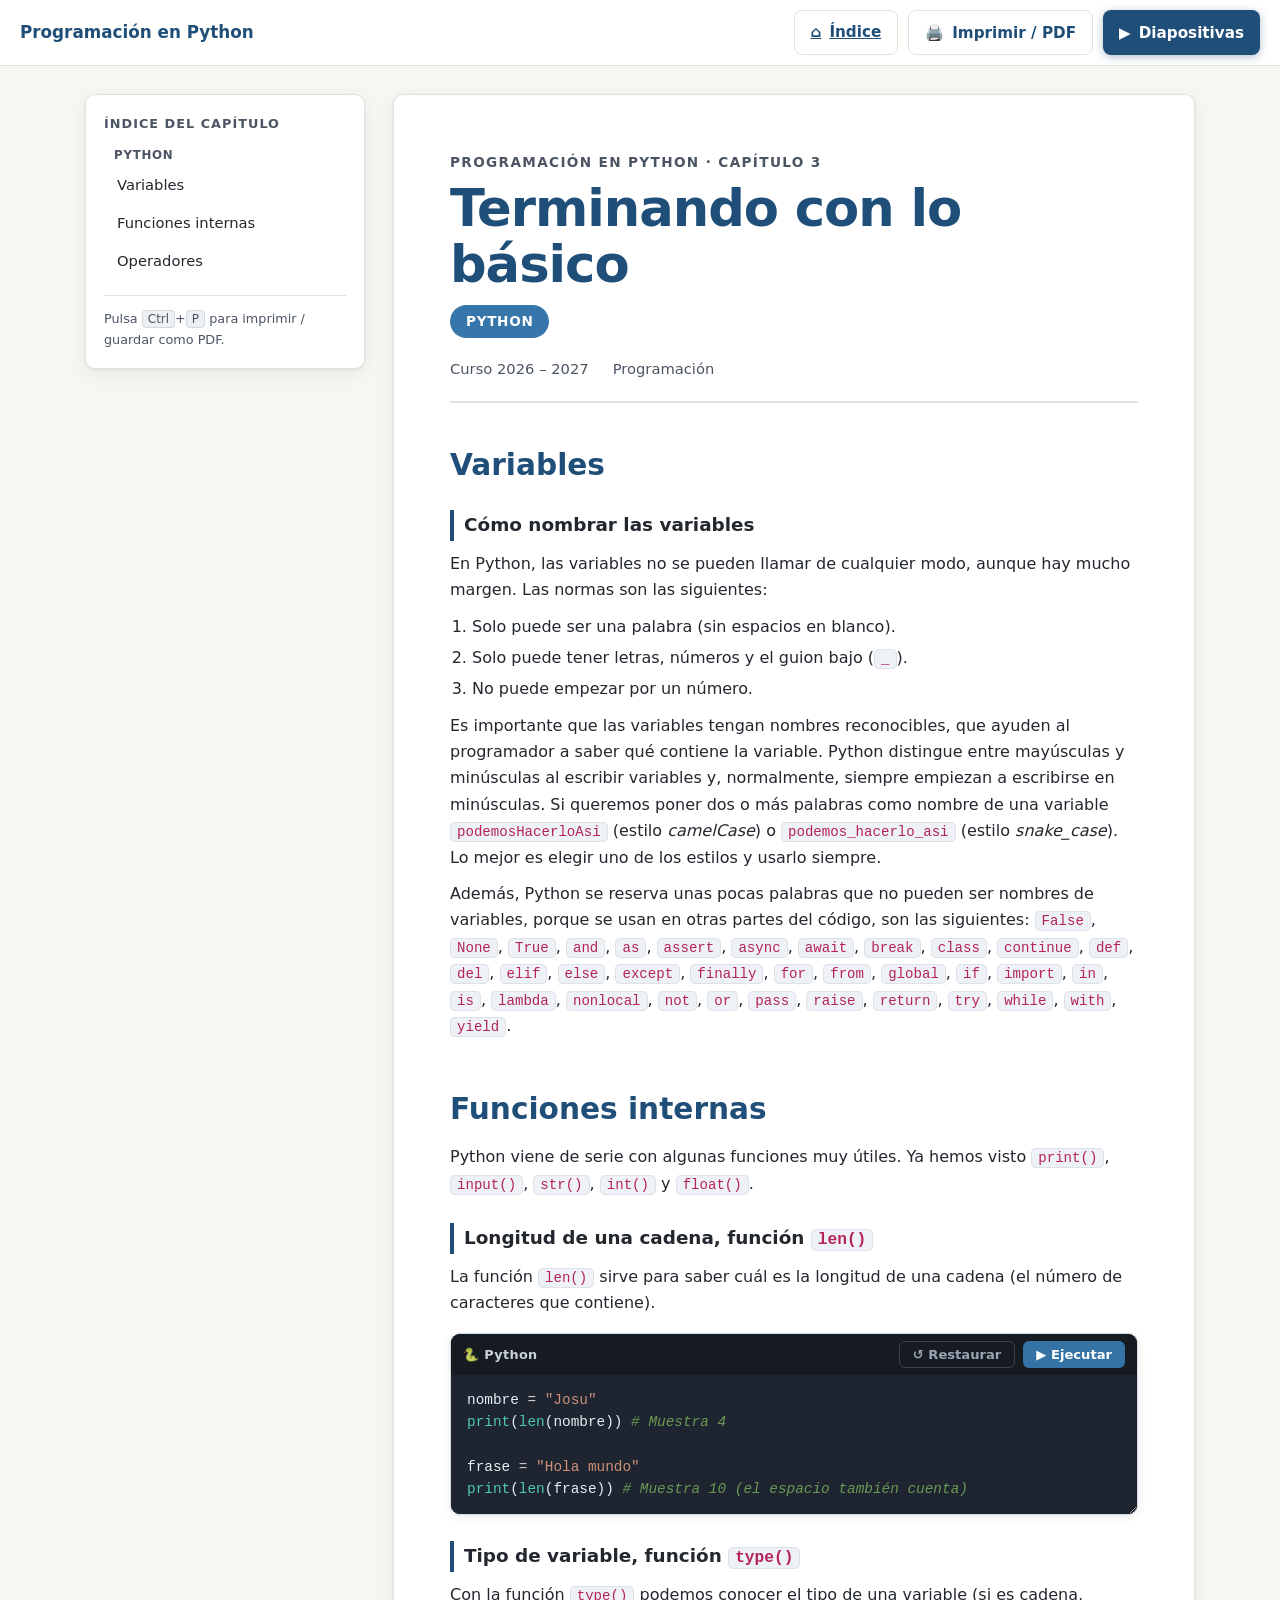
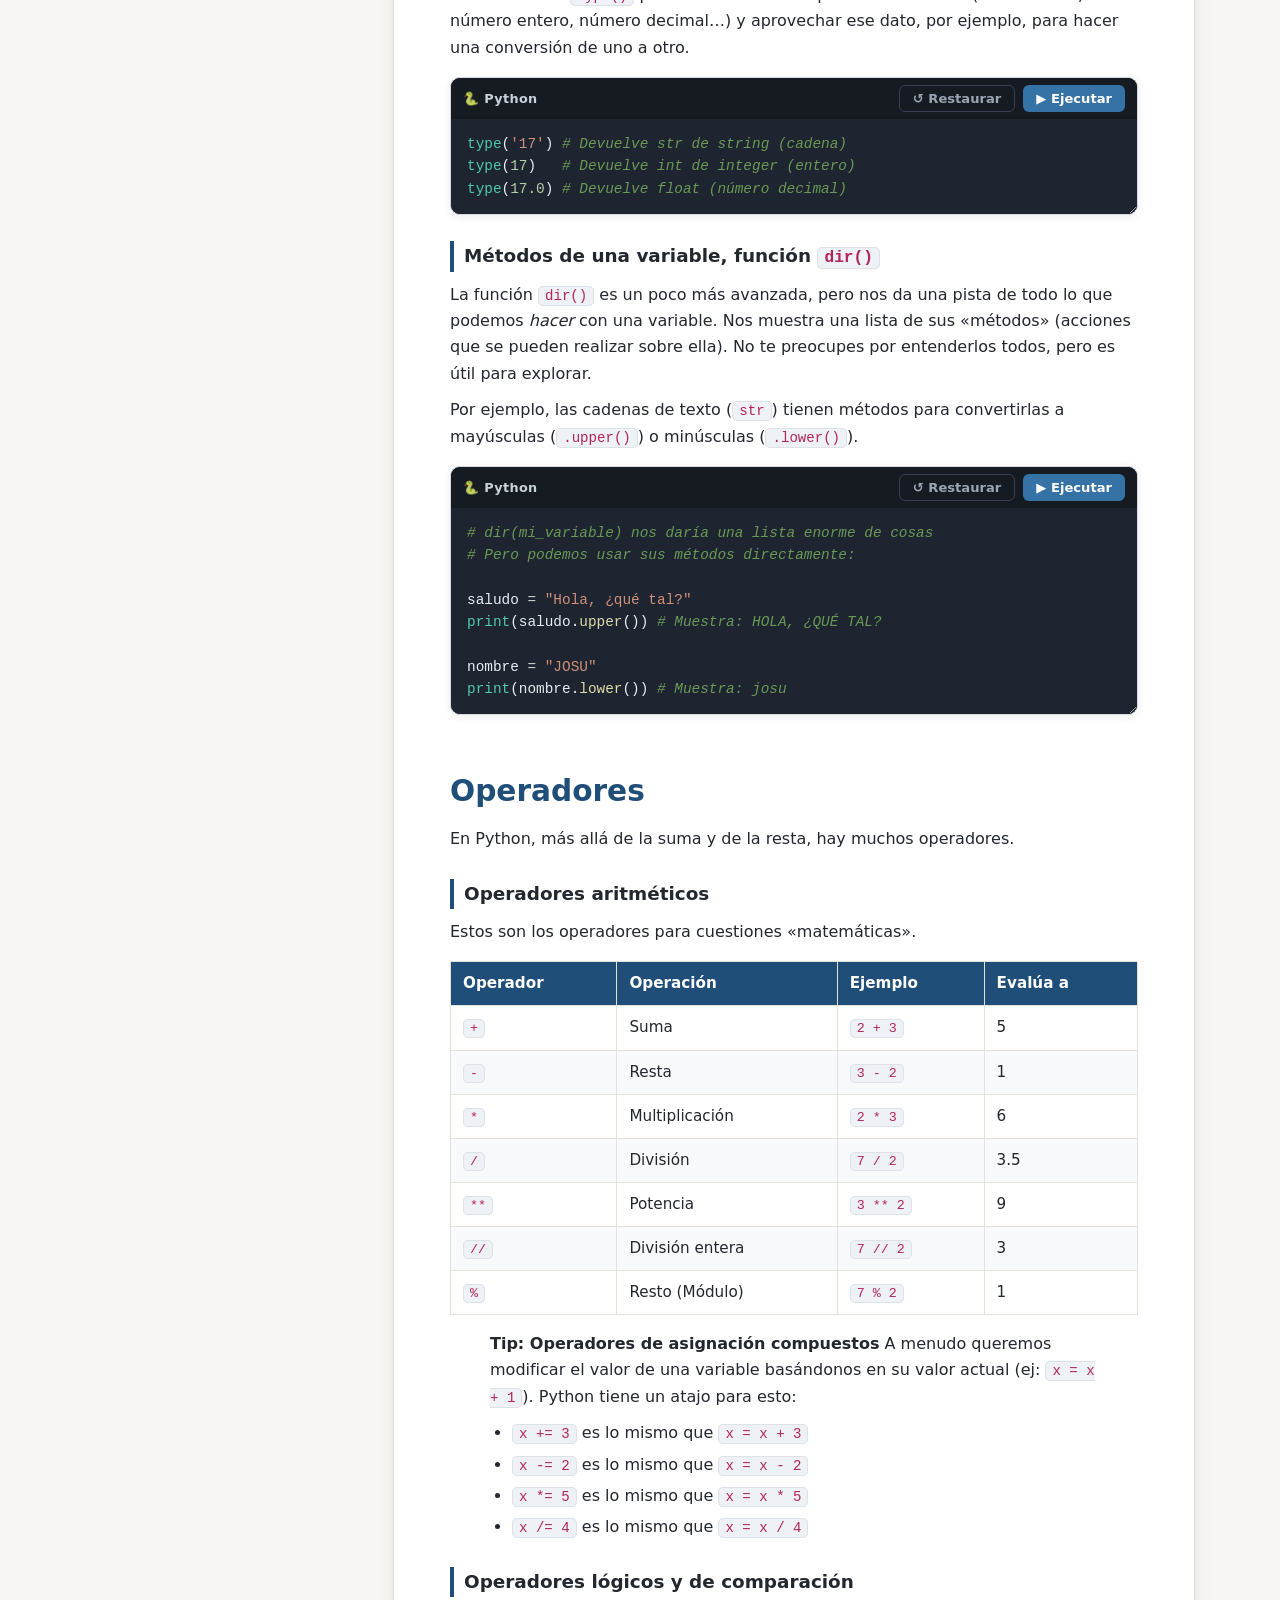
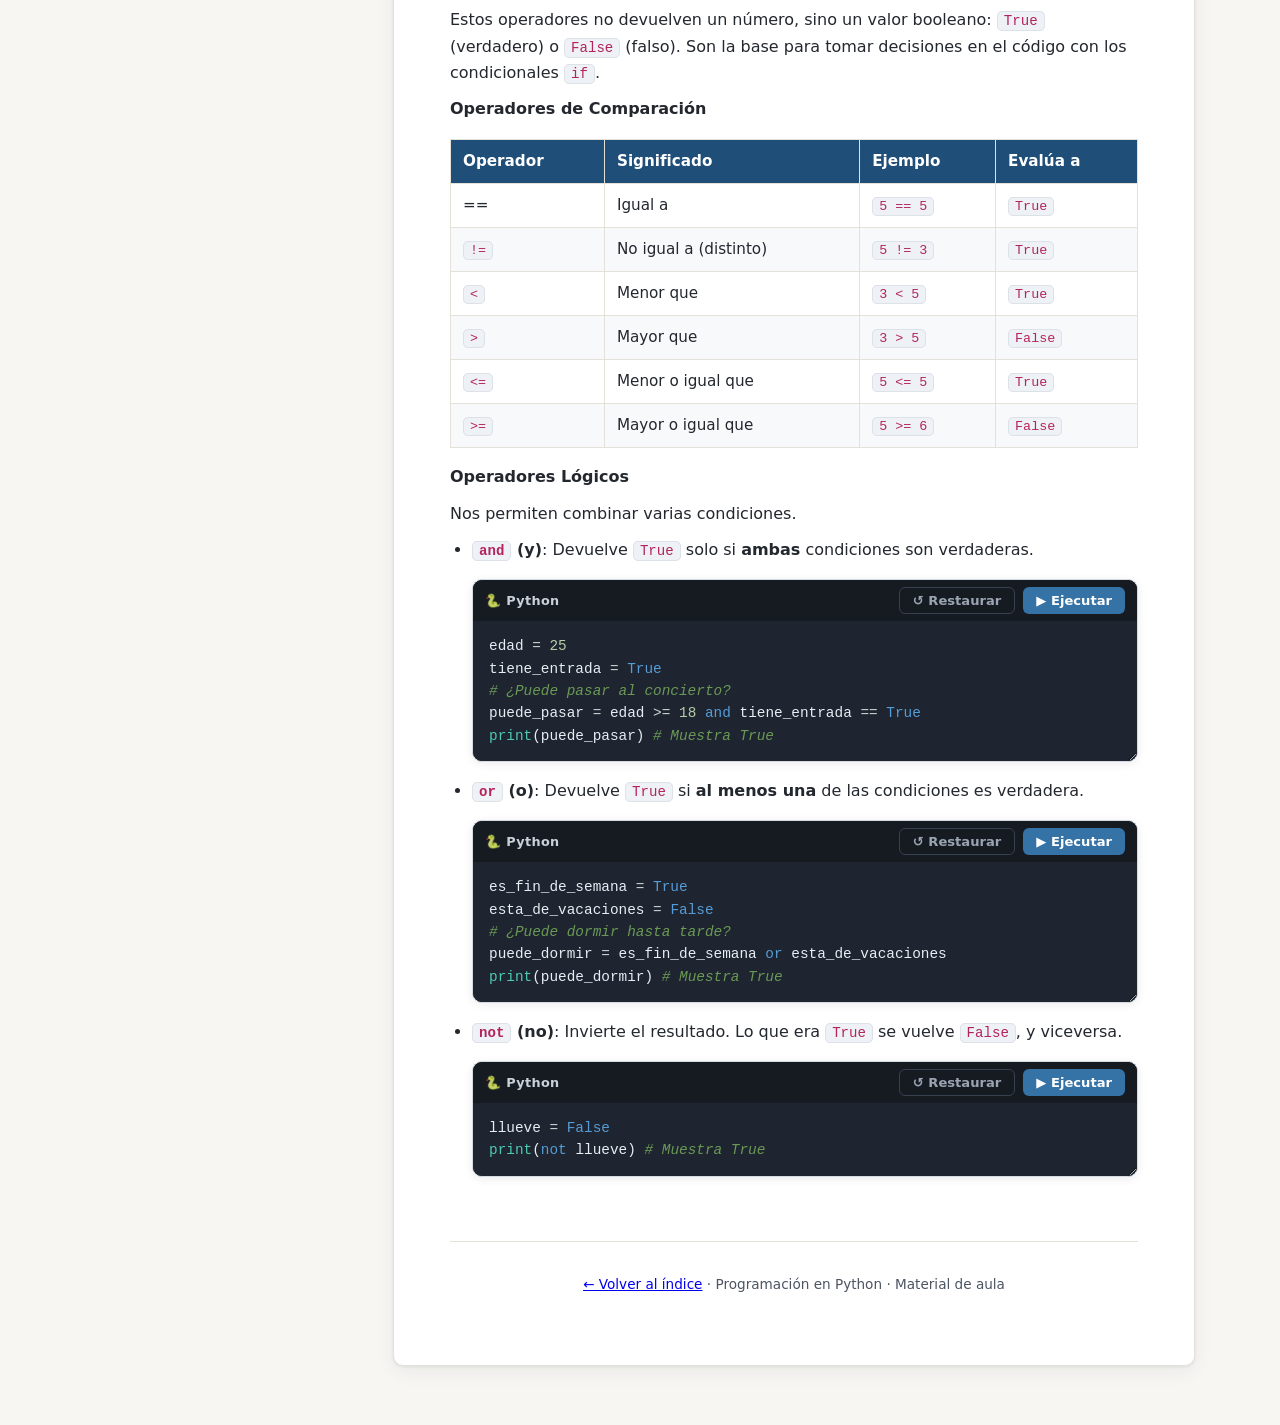
<file: capitulos/03-terminando-con-lo-basico.html>
<!DOCTYPE html>
<html lang="es">
<head>
  <meta charset="UTF-8">
  <meta name="viewport" content="width=device-width, initial-scale=1.0">
  <title>Terminando con lo básico · Programación en Python</title>
  <meta name="description" content="Terminando con lo básico — Programación en Python">
  <link rel="stylesheet" href="../styles.css">
</head>
<body>

  <!-- ======================= BARRA SUPERIOR ======================= -->
  <header class="topbar">
    <div class="topbar__title">
      <button class="btn btn--ghost topbar__menu" id="btn-menu" aria-label="Abrir índice">☰</button>
      <span class="topbar__brand">Programación en Python</span>
    </div>
    <div class="topbar__actions">
      <a class="btn btn--outline" href="../index.html" title="Volver al índice general">⌂ <span class="btn__label">Índice</span></a>
      <button class="btn btn--outline" id="btn-print" title="Imprimir o guardar como PDF (Ctrl+P)">
        🖨️ <span class="btn__label">Imprimir / PDF</span>
      </button>
      <button class="btn btn--primary" id="btn-slides" title="Ver el contenido como diapositivas">
        ▶ <span class="btn__label">Diapositivas</span>
      </button>
    </div>
  </header>

  <div class="layout">

    <!-- ======================= ÍNDICE LATERAL ======================= -->
    <nav class="sidebar" id="sidebar" aria-label="Índice del capítulo">
      <p class="sidebar__title">Índice del capítulo</p>
      <ol class="toc" id="toc"><!-- se genera con JS --></ol>
      <p class="sidebar__hint">Pulsa <kbd>Ctrl</kbd>+<kbd>P</kbd> para imprimir / guardar como PDF.</p>
    </nav>

    <!-- ======================= CONTENIDO ======================= -->
    <main class="content" id="content">

      <header class="cover" id="portada">
  <p class="cover__kicker">Programación en Python · Capítulo 3</p>
  <h1 class="cover__title">Terminando con lo básico</h1>
  <p class="cover__subtitle"><span class="tag tag--py">Python</span></p>
  <div class="cover__meta"><span>Curso 2026 – 2027</span><span>Programación</span></div>
</header>

      <section class="slide" data-materia="python">
  <h2>Variables</h2>
<h3>Cómo nombrar las variables</h3>
<p>En Python, las variables no se pueden llamar de cualquier modo, aunque hay mucho margen. Las normas son las siguientes:</p>
<ol>
<li>Solo puede ser una palabra (sin espacios en blanco).</li>
<li>Solo puede tener letras, números y el guion bajo (<code>_</code>).</li>
<li>No puede empezar por un número.</li>
</ol>
<p>Es importante que las variables tengan nombres reconocibles, que ayuden al programador a saber qué contiene la variable. Python distingue entre mayúsculas y minúsculas al escribir variables y, normalmente, siempre empiezan a escribirse en minúsculas. Si queremos poner dos o más palabras como nombre de una variable <code>podemosHacerloAsi</code> (estilo <em>camelCase</em>) o <code>podemos_hacerlo_asi</code> (estilo <em>snake_case</em>). Lo mejor es elegir uno de los estilos y usarlo siempre.</p>
<p>Además, Python se reserva unas pocas palabras que no pueden ser nombres de variables, porque se usan en otras partes del código, son las siguientes: <code>False</code>, <code>None</code>, <code>True</code>, <code>and</code>, <code>as</code>, <code>assert</code>, <code>async</code>, <code>await</code>, <code>break</code>, <code>class</code>, <code>continue</code>, <code>def</code>, <code>del</code>, <code>elif</code>, <code>else</code>, <code>except</code>, <code>finally</code>, <code>for</code>, <code>from</code>, <code>global</code>, <code>if</code>, <code>import</code>, <code>in</code>, <code>is</code>, <code>lambda</code>, <code>nonlocal</code>, <code>not</code>, <code>or</code>, <code>pass</code>, <code>raise</code>, <code>return</code>, <code>try</code>, <code>while</code>, <code>with</code>, <code>yield</code>.</p>

</section>
<section class="slide" data-materia="python">
  <h2>Funciones internas</h2>
<p>Python viene de serie con algunas funciones muy útiles. Ya hemos visto <code>print()</code>, <code>input()</code>, <code>str()</code>, <code>int()</code> y <code>float()</code>.</p>
<h3>Longitud de una cadena, función <code>len()</code></h3>
<p>La función <code>len()</code> sirve para saber cuál es la longitud de una cadena (el número de caracteres que contiene).</p>
<div class="runner">
  <div class="runner__bar">
    <span class="runner__label">🐍 Python</span>
    <div class="runner__acciones">
      <button type="button" class="runner__btn runner__btn--reset" title="Volver al código original">↺ Restaurar</button>
      <button type="button" class="runner__btn runner__btn--run" title="Ejecutar (Ctrl + Enter)">▶ Ejecutar</button>
    </div>
  </div>
  <div class="runner__editor">
    <pre class="runner__highlight" aria-hidden="true"><code>nombre = &quot;Josu&quot;
print(len(nombre)) # Muestra 4

frase = &quot;Hola mundo&quot;
print(len(frase)) # Muestra 10 (el espacio también cuenta)
</code></pre>
    <textarea class="runner__code" spellcheck="false" rows="5" aria-label="Código Python editable">nombre = &quot;Josu&quot;
print(len(nombre)) # Muestra 4

frase = &quot;Hola mundo&quot;
print(len(frase)) # Muestra 10 (el espacio también cuenta)
</textarea>
  </div>
  <pre class="runner__output" hidden></pre>
</div>
<h3>Tipo de variable, función <code>type()</code></h3>
<p>Con la función <code>type()</code> podemos conocer el tipo de una variable (si es cadena, número entero, número decimal…) y aprovechar ese dato, por ejemplo, para hacer una conversión de uno a otro.</p>
<div class="runner">
  <div class="runner__bar">
    <span class="runner__label">🐍 Python</span>
    <div class="runner__acciones">
      <button type="button" class="runner__btn runner__btn--reset" title="Volver al código original">↺ Restaurar</button>
      <button type="button" class="runner__btn runner__btn--run" title="Ejecutar (Ctrl + Enter)">▶ Ejecutar</button>
    </div>
  </div>
  <div class="runner__editor">
    <pre class="runner__highlight" aria-hidden="true"><code>type(&#39;17&#39;) # Devuelve str de string (cadena)
type(17)   # Devuelve int de integer (entero)
type(17.0) # Devuelve float (número decimal)
</code></pre>
    <textarea class="runner__code" spellcheck="false" rows="3" aria-label="Código Python editable">type(&#39;17&#39;) # Devuelve str de string (cadena)
type(17)   # Devuelve int de integer (entero)
type(17.0) # Devuelve float (número decimal)
</textarea>
  </div>
  <pre class="runner__output" hidden></pre>
</div>
<h3>Métodos de una variable, función <code>dir()</code></h3>
<p>La función <code>dir()</code> es un poco más avanzada, pero nos da una pista de todo lo que podemos <em>hacer</em> con una variable. Nos muestra una lista de sus «métodos» (acciones que se pueden realizar sobre ella). No te preocupes por entenderlos todos, pero es útil para explorar.</p>
<p>Por ejemplo, las cadenas de texto (<code>str</code>) tienen métodos para convertirlas a mayúsculas (<code>.upper()</code>) o minúsculas (<code>.lower()</code>).</p>
<div class="runner">
  <div class="runner__bar">
    <span class="runner__label">🐍 Python</span>
    <div class="runner__acciones">
      <button type="button" class="runner__btn runner__btn--reset" title="Volver al código original">↺ Restaurar</button>
      <button type="button" class="runner__btn runner__btn--run" title="Ejecutar (Ctrl + Enter)">▶ Ejecutar</button>
    </div>
  </div>
  <div class="runner__editor">
    <pre class="runner__highlight" aria-hidden="true"><code># dir(mi_variable) nos daría una lista enorme de cosas
# Pero podemos usar sus métodos directamente:

saludo = &quot;Hola, ¿qué tal?&quot;
print(saludo.upper()) # Muestra: HOLA, ¿QUÉ TAL?

nombre = &quot;JOSU&quot;
print(nombre.lower()) # Muestra: josu
</code></pre>
    <textarea class="runner__code" spellcheck="false" rows="8" aria-label="Código Python editable"># dir(mi_variable) nos daría una lista enorme de cosas
# Pero podemos usar sus métodos directamente:

saludo = &quot;Hola, ¿qué tal?&quot;
print(saludo.upper()) # Muestra: HOLA, ¿QUÉ TAL?

nombre = &quot;JOSU&quot;
print(nombre.lower()) # Muestra: josu
</textarea>
  </div>
  <pre class="runner__output" hidden></pre>
</div>

</section>
<section class="slide" data-materia="python">
  <h2>Operadores</h2>
<p>En Python, más allá de la suma y de la resta, hay muchos operadores.</p>
<h3>Operadores aritméticos</h3>
<p>Estos son los operadores para cuestiones «matemáticas».</p>
<table>
<thead>
<tr>
<th align="left">Operador</th>
<th align="left">Operación</th>
<th align="left">Ejemplo</th>
<th align="left">Evalúa a</th>
</tr>
</thead>
<tbody><tr>
<td align="left"><code>+</code></td>
<td align="left">Suma</td>
<td align="left"><code>2 + 3</code></td>
<td align="left">5</td>
</tr>
<tr>
<td align="left"><code>-</code></td>
<td align="left">Resta</td>
<td align="left"><code>3 - 2</code></td>
<td align="left">1</td>
</tr>
<tr>
<td align="left"><code>*</code></td>
<td align="left">Multiplicación</td>
<td align="left"><code>2 * 3</code></td>
<td align="left">6</td>
</tr>
<tr>
<td align="left"><code>/</code></td>
<td align="left">División</td>
<td align="left"><code>7 / 2</code></td>
<td align="left">3.5</td>
</tr>
<tr>
<td align="left"><code>**</code></td>
<td align="left">Potencia</td>
<td align="left"><code>3 ** 2</code></td>
<td align="left">9</td>
</tr>
<tr>
<td align="left"><code>//</code></td>
<td align="left">División entera</td>
<td align="left"><code>7 // 2</code></td>
<td align="left">3</td>
</tr>
<tr>
<td align="left"><code>%</code></td>
<td align="left">Resto (Módulo)</td>
<td align="left"><code>7 % 2</code></td>
<td align="left">1</td>
</tr>
</tbody></table>
<blockquote>
<p><strong>Tip: Operadores de asignación compuestos</strong>
A menudo queremos modificar el valor de una variable basándonos en su valor actual (ej: <code>x = x + 1</code>). Python tiene un atajo para esto:</p>
<ul>
<li><code>x += 3</code> es lo mismo que <code>x = x + 3</code></li>
<li><code>x -= 2</code> es lo mismo que <code>x = x - 2</code></li>
<li><code>x *= 5</code> es lo mismo que <code>x = x * 5</code></li>
<li><code>x /= 4</code> es lo mismo que <code>x = x / 4</code></li>
</ul>
</blockquote>
<h3>Operadores lógicos y de comparación</h3>
<p>Estos operadores no devuelven un número, sino un valor booleano: <code>True</code> (verdadero) o <code>False</code> (falso). Son la base para tomar decisiones en el código con los condicionales <code>if</code>.</p>
<p><strong>Operadores de Comparación</strong></p>
<table>
<thead>
<tr>
<th align="left">Operador</th>
<th align="left">Significado</th>
<th align="left">Ejemplo</th>
<th align="left">Evalúa a</th>
</tr>
</thead>
<tbody><tr>
<td align="left">==</td>
<td align="left">Igual a</td>
<td align="left"><code>5 == 5</code></td>
<td align="left"><code>True</code></td>
</tr>
<tr>
<td align="left"><code>!=</code></td>
<td align="left">No igual a (distinto)</td>
<td align="left"><code>5 != 3</code></td>
<td align="left"><code>True</code></td>
</tr>
<tr>
<td align="left"><code>&lt;</code></td>
<td align="left">Menor que</td>
<td align="left"><code>3 &lt; 5</code></td>
<td align="left"><code>True</code></td>
</tr>
<tr>
<td align="left"><code>&gt;</code></td>
<td align="left">Mayor que</td>
<td align="left"><code>3 &gt; 5</code></td>
<td align="left"><code>False</code></td>
</tr>
<tr>
<td align="left"><code>&lt;=</code></td>
<td align="left">Menor o igual que</td>
<td align="left"><code>5 &lt;= 5</code></td>
<td align="left"><code>True</code></td>
</tr>
<tr>
<td align="left"><code>&gt;=</code></td>
<td align="left">Mayor o igual que</td>
<td align="left"><code>5 &gt;= 6</code></td>
<td align="left"><code>False</code></td>
</tr>
</tbody></table>
<p><strong>Operadores Lógicos</strong></p>
<p>Nos permiten combinar varias condiciones.</p>
<ul>
<li><strong><code>and</code> (y)</strong>: Devuelve <code>True</code> solo si <strong>ambas</strong> condiciones son verdaderas.<div class="runner">
  <div class="runner__bar">
    <span class="runner__label">🐍 Python</span>
    <div class="runner__acciones">
      <button type="button" class="runner__btn runner__btn--reset" title="Volver al código original">↺ Restaurar</button>
      <button type="button" class="runner__btn runner__btn--run" title="Ejecutar (Ctrl + Enter)">▶ Ejecutar</button>
    </div>
  </div>
  <div class="runner__editor">
    <pre class="runner__highlight" aria-hidden="true"><code>edad = 25
tiene_entrada = True
# ¿Puede pasar al concierto?
puede_pasar = edad &gt;= 18 and tiene_entrada == True
print(puede_pasar) # Muestra True
</code></pre>
    <textarea class="runner__code" spellcheck="false" rows="5" aria-label="Código Python editable">edad = 25
tiene_entrada = True
# ¿Puede pasar al concierto?
puede_pasar = edad &gt;= 18 and tiene_entrada == True
print(puede_pasar) # Muestra True
</textarea>
  </div>
  <pre class="runner__output" hidden></pre>
</div>
</li>
<li><strong><code>or</code> (o)</strong>: Devuelve <code>True</code> si <strong>al menos una</strong> de las condiciones es verdadera.<div class="runner">
  <div class="runner__bar">
    <span class="runner__label">🐍 Python</span>
    <div class="runner__acciones">
      <button type="button" class="runner__btn runner__btn--reset" title="Volver al código original">↺ Restaurar</button>
      <button type="button" class="runner__btn runner__btn--run" title="Ejecutar (Ctrl + Enter)">▶ Ejecutar</button>
    </div>
  </div>
  <div class="runner__editor">
    <pre class="runner__highlight" aria-hidden="true"><code>es_fin_de_semana = True
esta_de_vacaciones = False
# ¿Puede dormir hasta tarde?
puede_dormir = es_fin_de_semana or esta_de_vacaciones
print(puede_dormir) # Muestra True
</code></pre>
    <textarea class="runner__code" spellcheck="false" rows="5" aria-label="Código Python editable">es_fin_de_semana = True
esta_de_vacaciones = False
# ¿Puede dormir hasta tarde?
puede_dormir = es_fin_de_semana or esta_de_vacaciones
print(puede_dormir) # Muestra True
</textarea>
  </div>
  <pre class="runner__output" hidden></pre>
</div>
</li>
<li><strong><code>not</code> (no)</strong>: Invierte el resultado. Lo que era <code>True</code> se vuelve <code>False</code>, y viceversa.<div class="runner">
  <div class="runner__bar">
    <span class="runner__label">🐍 Python</span>
    <div class="runner__acciones">
      <button type="button" class="runner__btn runner__btn--reset" title="Volver al código original">↺ Restaurar</button>
      <button type="button" class="runner__btn runner__btn--run" title="Ejecutar (Ctrl + Enter)">▶ Ejecutar</button>
    </div>
  </div>
  <div class="runner__editor">
    <pre class="runner__highlight" aria-hidden="true"><code>llueve = False
print(not llueve) # Muestra True
</code></pre>
    <textarea class="runner__code" spellcheck="false" rows="2" aria-label="Código Python editable">llueve = False
print(not llueve) # Muestra True
</textarea>
  </div>
  <pre class="runner__output" hidden></pre>
</div>
</li>
</ul>

</section>


      <footer class="page-footer">
        <p><a href="../index.html">← Volver al índice</a> · Programación en Python · Material de aula</p>
      </footer>
    </main>
  </div>

  <!-- ======================= VISOR DE DIAPOSITIVAS ======================= -->
  <div class="slideshow" id="slideshow" hidden>
    <div class="slideshow__progress"><div class="slideshow__bar" id="slides-bar"></div></div>
    <button class="slideshow__close" id="slides-close" title="Salir (Esc)">✕</button>
    <div class="slideshow__stage" id="slides-stage"></div>
    <div class="slideshow__controls">
      <button class="slideshow__nav" id="slides-prev" title="Anterior (←)">←</button>
      <span class="slideshow__dots" id="slides-dots" hidden></span>
      <span class="slideshow__counter" id="slides-counter">1 / 1</span>
      <button class="slideshow__nav" id="slides-next" title="Siguiente (→)">→</button>
    </div>
  </div>

  <script src="../script.js"></script>
</body>
</html>
</file>
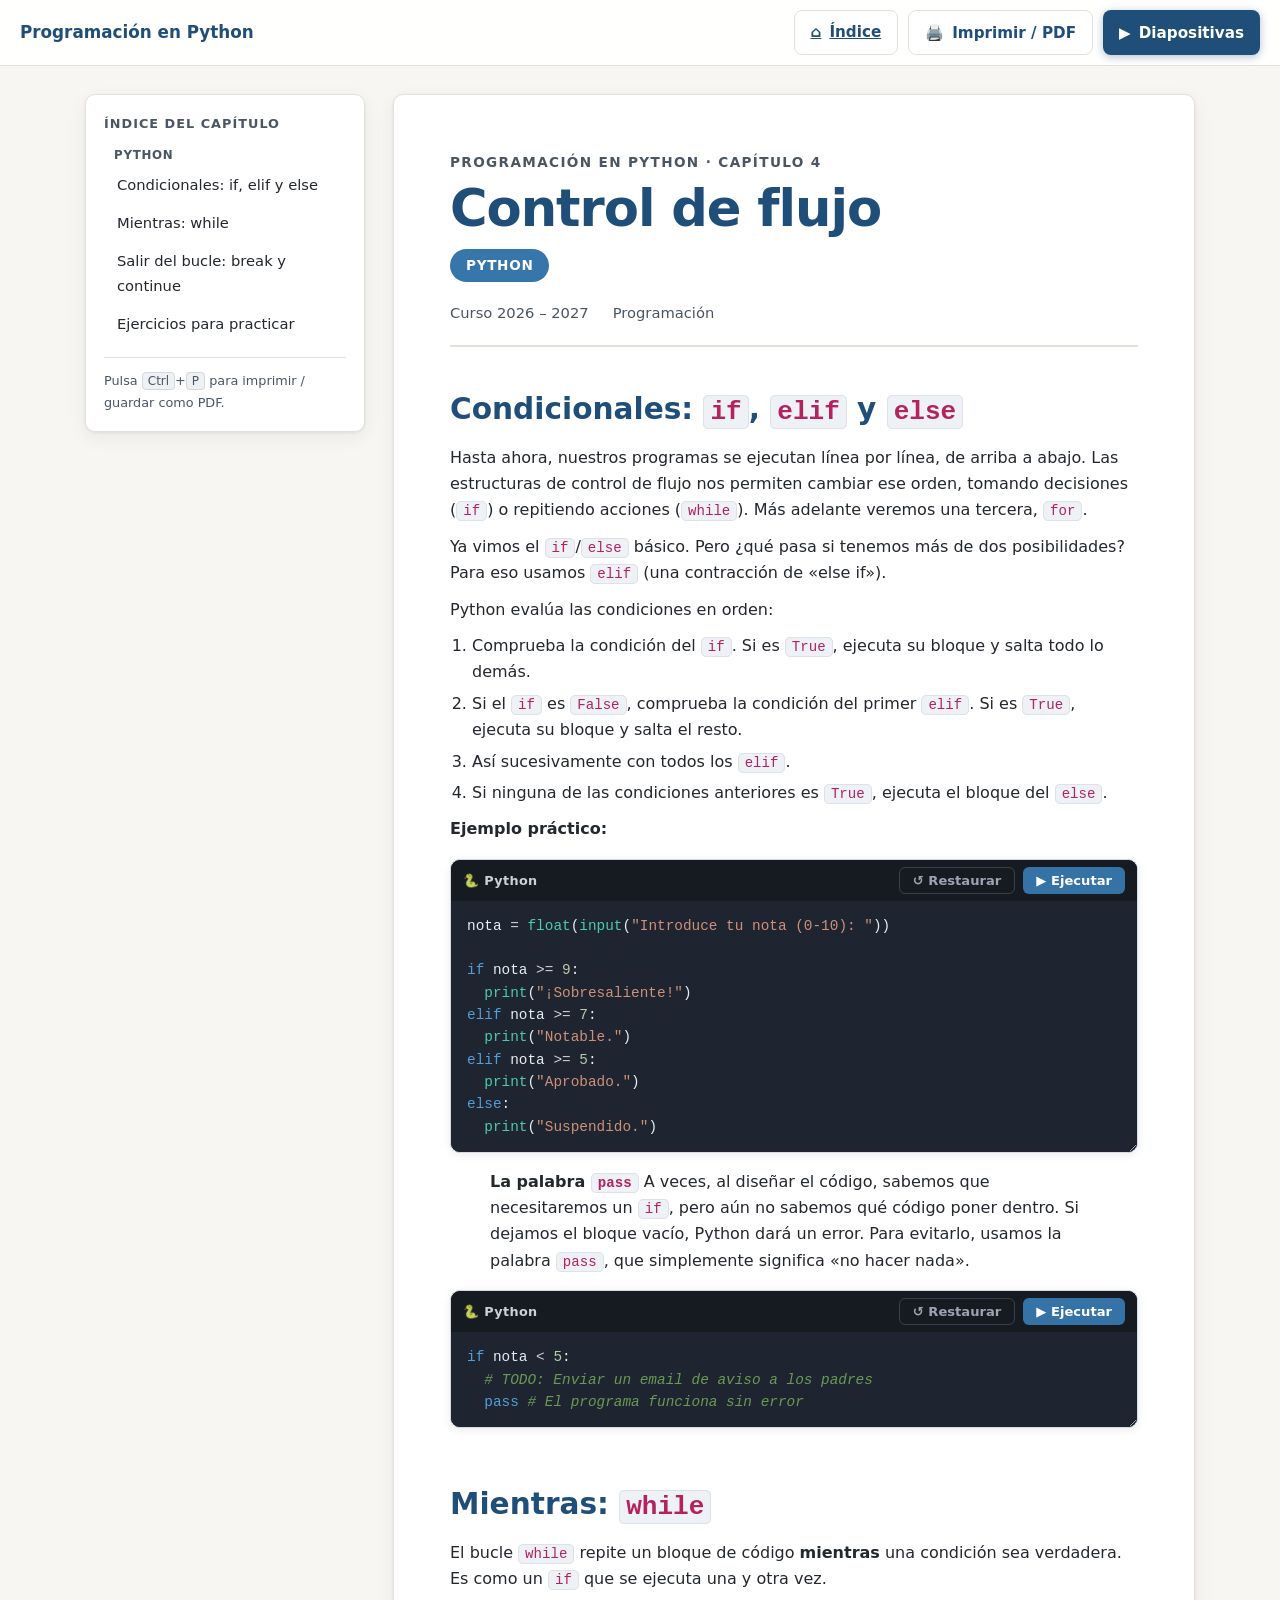
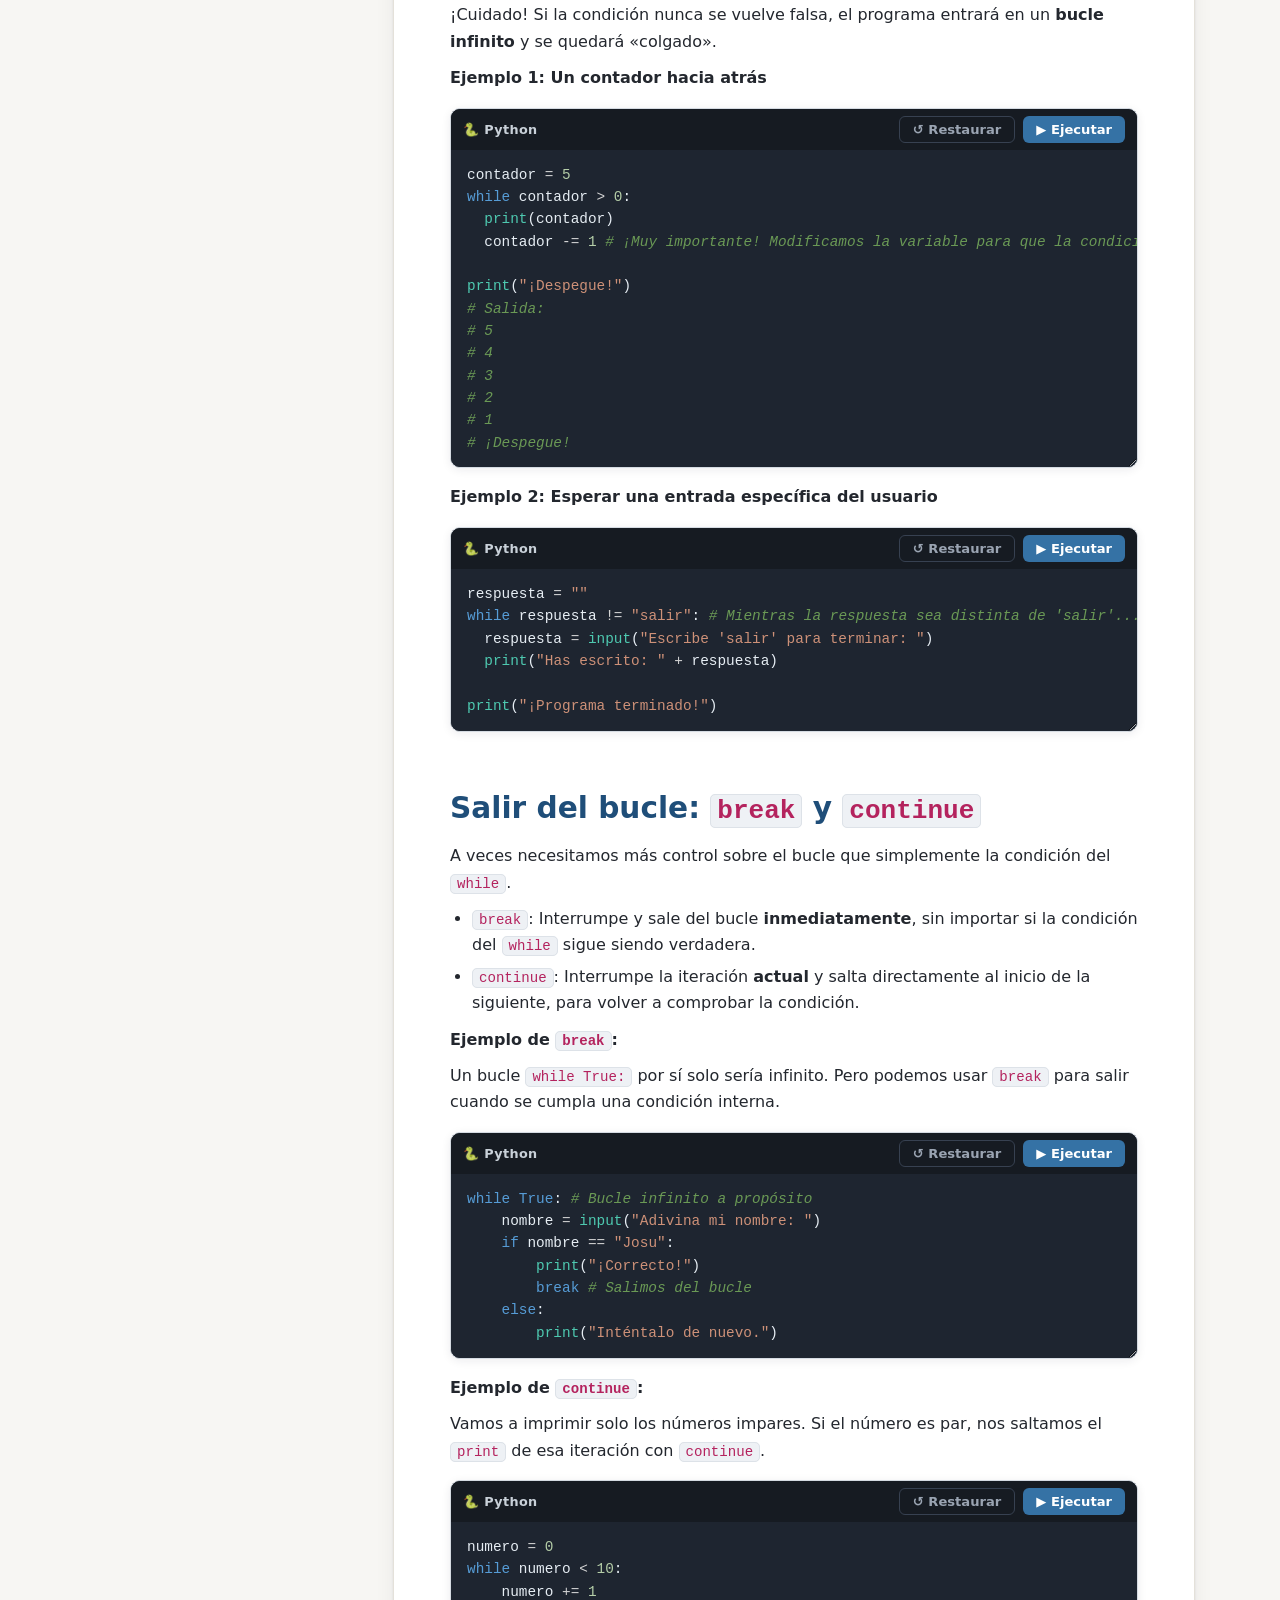
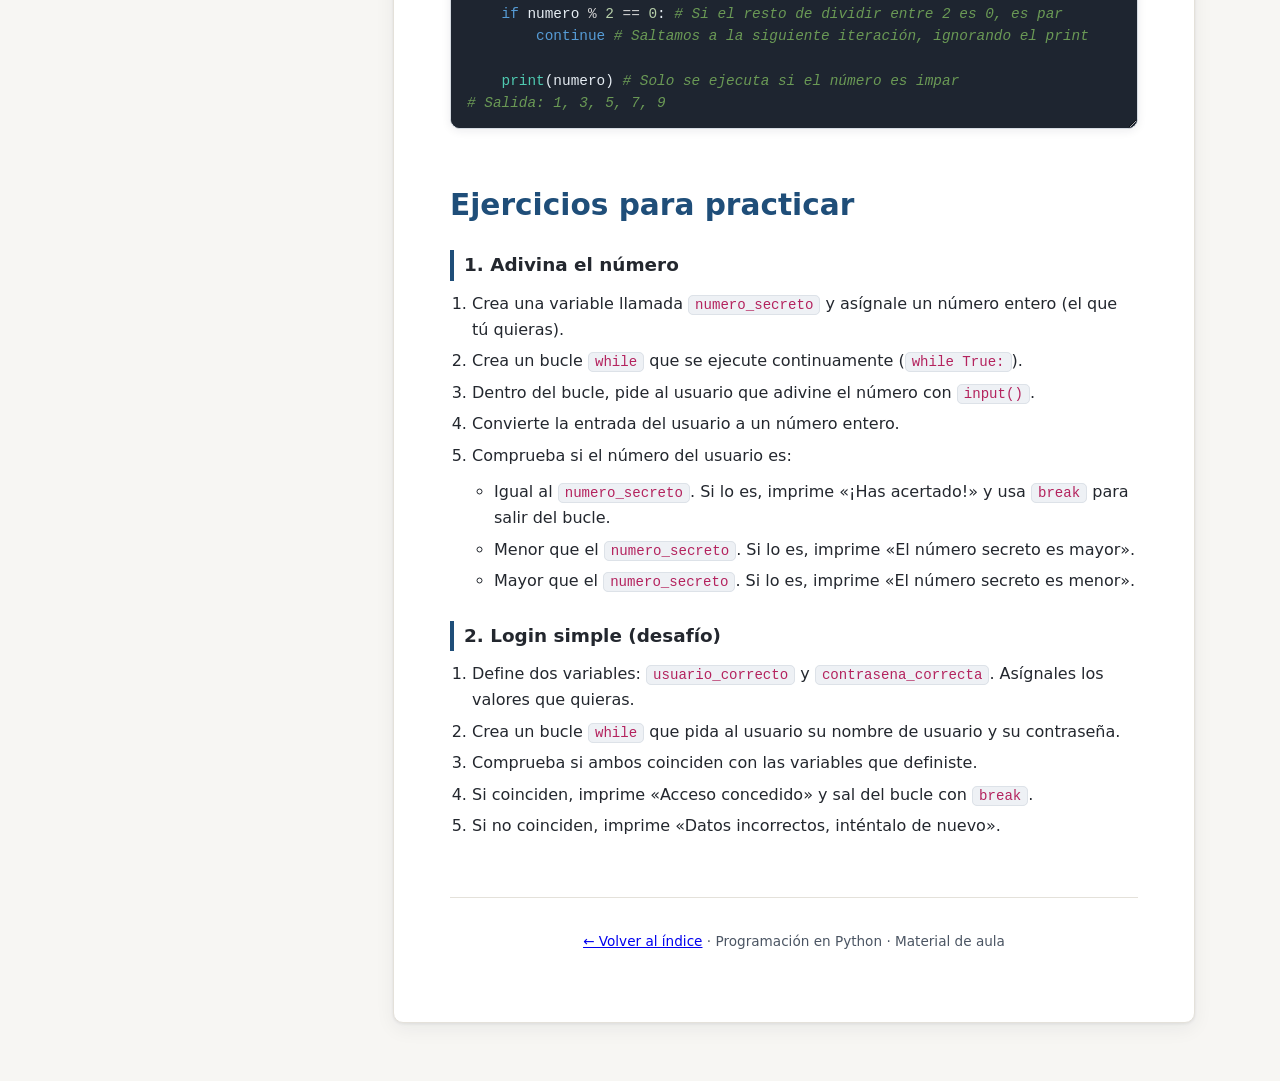
<file: capitulos/04-control-de-flujo.html>
<!DOCTYPE html>
<html lang="es">
<head>
  <meta charset="UTF-8">
  <meta name="viewport" content="width=device-width, initial-scale=1.0">
  <title>Control de flujo · Programación en Python</title>
  <meta name="description" content="Control de flujo — Programación en Python">
  <link rel="stylesheet" href="../styles.css">
</head>
<body>

  <!-- ======================= BARRA SUPERIOR ======================= -->
  <header class="topbar">
    <div class="topbar__title">
      <button class="btn btn--ghost topbar__menu" id="btn-menu" aria-label="Abrir índice">☰</button>
      <span class="topbar__brand">Programación en Python</span>
    </div>
    <div class="topbar__actions">
      <a class="btn btn--outline" href="../index.html" title="Volver al índice general">⌂ <span class="btn__label">Índice</span></a>
      <button class="btn btn--outline" id="btn-print" title="Imprimir o guardar como PDF (Ctrl+P)">
        🖨️ <span class="btn__label">Imprimir / PDF</span>
      </button>
      <button class="btn btn--primary" id="btn-slides" title="Ver el contenido como diapositivas">
        ▶ <span class="btn__label">Diapositivas</span>
      </button>
    </div>
  </header>

  <div class="layout">

    <!-- ======================= ÍNDICE LATERAL ======================= -->
    <nav class="sidebar" id="sidebar" aria-label="Índice del capítulo">
      <p class="sidebar__title">Índice del capítulo</p>
      <ol class="toc" id="toc"><!-- se genera con JS --></ol>
      <p class="sidebar__hint">Pulsa <kbd>Ctrl</kbd>+<kbd>P</kbd> para imprimir / guardar como PDF.</p>
    </nav>

    <!-- ======================= CONTENIDO ======================= -->
    <main class="content" id="content">

      <header class="cover" id="portada">
  <p class="cover__kicker">Programación en Python · Capítulo 4</p>
  <h1 class="cover__title">Control de flujo</h1>
  <p class="cover__subtitle"><span class="tag tag--py">Python</span></p>
  <div class="cover__meta"><span>Curso 2026 – 2027</span><span>Programación</span></div>
</header>

      <section class="slide" data-materia="python">
  <h2>Condicionales: <code>if</code>, <code>elif</code> y <code>else</code></h2>
<p>Hasta ahora, nuestros programas se ejecutan línea por línea, de arriba a abajo. Las estructuras de control de flujo nos permiten cambiar ese orden, tomando decisiones (<code>if</code>) o repitiendo acciones (<code>while</code>). Más adelante veremos una tercera, <code>for</code>.</p>
<p>Ya vimos el <code>if</code>/<code>else</code> básico. Pero ¿qué pasa si tenemos más de dos posibilidades? Para eso usamos <code>elif</code> (una contracción de «else if»).</p>
<p>Python evalúa las condiciones en orden:</p>
<ol>
<li>Comprueba la condición del <code>if</code>. Si es <code>True</code>, ejecuta su bloque y salta todo lo demás.</li>
<li>Si el <code>if</code> es <code>False</code>, comprueba la condición del primer <code>elif</code>. Si es <code>True</code>, ejecuta su bloque y salta el resto.</li>
<li>Así sucesivamente con todos los <code>elif</code>.</li>
<li>Si ninguna de las condiciones anteriores es <code>True</code>, ejecuta el bloque del <code>else</code>.</li>
</ol>
<p><strong>Ejemplo práctico:</strong></p>
<div class="runner">
  <div class="runner__bar">
    <span class="runner__label">🐍 Python</span>
    <div class="runner__acciones">
      <button type="button" class="runner__btn runner__btn--reset" title="Volver al código original">↺ Restaurar</button>
      <button type="button" class="runner__btn runner__btn--run" title="Ejecutar (Ctrl + Enter)">▶ Ejecutar</button>
    </div>
  </div>
  <div class="runner__editor">
    <pre class="runner__highlight" aria-hidden="true"><code>nota = float(input(&quot;Introduce tu nota (0-10): &quot;))

if nota &gt;= 9:
  print(&quot;¡Sobresaliente!&quot;)
elif nota &gt;= 7:
  print(&quot;Notable.&quot;)
elif nota &gt;= 5:
  print(&quot;Aprobado.&quot;)
else:
  print(&quot;Suspendido.&quot;)
</code></pre>
    <textarea class="runner__code" spellcheck="false" rows="10" aria-label="Código Python editable">nota = float(input(&quot;Introduce tu nota (0-10): &quot;))

if nota &gt;= 9:
  print(&quot;¡Sobresaliente!&quot;)
elif nota &gt;= 7:
  print(&quot;Notable.&quot;)
elif nota &gt;= 5:
  print(&quot;Aprobado.&quot;)
else:
  print(&quot;Suspendido.&quot;)
</textarea>
  </div>
  <pre class="runner__output" hidden></pre>
</div>
<blockquote>
<p><strong>La palabra <code>pass</code></strong>
A veces, al diseñar el código, sabemos que necesitaremos un <code>if</code>, pero aún no sabemos qué código poner dentro. Si dejamos el bloque vacío, Python dará un error. Para evitarlo, usamos la palabra <code>pass</code>, que simplemente significa «no hacer nada».</p>
</blockquote>
<div class="runner">
  <div class="runner__bar">
    <span class="runner__label">🐍 Python</span>
    <div class="runner__acciones">
      <button type="button" class="runner__btn runner__btn--reset" title="Volver al código original">↺ Restaurar</button>
      <button type="button" class="runner__btn runner__btn--run" title="Ejecutar (Ctrl + Enter)">▶ Ejecutar</button>
    </div>
  </div>
  <div class="runner__editor">
    <pre class="runner__highlight" aria-hidden="true"><code>if nota &lt; 5:
  # TODO: Enviar un email de aviso a los padres
  pass # El programa funciona sin error
</code></pre>
    <textarea class="runner__code" spellcheck="false" rows="3" aria-label="Código Python editable">if nota &lt; 5:
  # TODO: Enviar un email de aviso a los padres
  pass # El programa funciona sin error
</textarea>
  </div>
  <pre class="runner__output" hidden></pre>
</div>

</section>
<section class="slide" data-materia="python">
  <h2>Mientras: <code>while</code></h2>
<p>El bucle <code>while</code> repite un bloque de código <strong>mientras</strong> una condición sea verdadera. Es como un <code>if</code> que se ejecuta una y otra vez.</p>
<p>¡Cuidado! Si la condición nunca se vuelve falsa, el programa entrará en un <strong>bucle infinito</strong> y se quedará «colgado».</p>
<p><strong>Ejemplo 1: Un contador hacia atrás</strong></p>
<div class="runner">
  <div class="runner__bar">
    <span class="runner__label">🐍 Python</span>
    <div class="runner__acciones">
      <button type="button" class="runner__btn runner__btn--reset" title="Volver al código original">↺ Restaurar</button>
      <button type="button" class="runner__btn runner__btn--run" title="Ejecutar (Ctrl + Enter)">▶ Ejecutar</button>
    </div>
  </div>
  <div class="runner__editor">
    <pre class="runner__highlight" aria-hidden="true"><code>contador = 5
while contador &gt; 0:
  print(contador)
  contador -= 1 # ¡Muy importante! Modificamos la variable para que la condición eventualmente sea falsa.

print(&quot;¡Despegue!&quot;)
# Salida:
# 5
# 4
# 3
# 2
# 1
# ¡Despegue!
</code></pre>
    <textarea class="runner__code" spellcheck="false" rows="13" aria-label="Código Python editable">contador = 5
while contador &gt; 0:
  print(contador)
  contador -= 1 # ¡Muy importante! Modificamos la variable para que la condición eventualmente sea falsa.

print(&quot;¡Despegue!&quot;)
# Salida:
# 5
# 4
# 3
# 2
# 1
# ¡Despegue!
</textarea>
  </div>
  <pre class="runner__output" hidden></pre>
</div>
<p><strong>Ejemplo 2: Esperar una entrada específica del usuario</strong></p>
<div class="runner">
  <div class="runner__bar">
    <span class="runner__label">🐍 Python</span>
    <div class="runner__acciones">
      <button type="button" class="runner__btn runner__btn--reset" title="Volver al código original">↺ Restaurar</button>
      <button type="button" class="runner__btn runner__btn--run" title="Ejecutar (Ctrl + Enter)">▶ Ejecutar</button>
    </div>
  </div>
  <div class="runner__editor">
    <pre class="runner__highlight" aria-hidden="true"><code>respuesta = &quot;&quot;
while respuesta != &quot;salir&quot;: # Mientras la respuesta sea distinta de &#39;salir&#39;...
  respuesta = input(&quot;Escribe &#39;salir&#39; para terminar: &quot;)
  print(&quot;Has escrito: &quot; + respuesta)

print(&quot;¡Programa terminado!&quot;)
</code></pre>
    <textarea class="runner__code" spellcheck="false" rows="6" aria-label="Código Python editable">respuesta = &quot;&quot;
while respuesta != &quot;salir&quot;: # Mientras la respuesta sea distinta de &#39;salir&#39;...
  respuesta = input(&quot;Escribe &#39;salir&#39; para terminar: &quot;)
  print(&quot;Has escrito: &quot; + respuesta)

print(&quot;¡Programa terminado!&quot;)
</textarea>
  </div>
  <pre class="runner__output" hidden></pre>
</div>

</section>
<section class="slide" data-materia="python">
  <h2>Salir del bucle: <code>break</code> y <code>continue</code></h2>
<p>A veces necesitamos más control sobre el bucle que simplemente la condición del <code>while</code>.</p>
<ul>
<li><code>break</code>: Interrumpe y sale del bucle <strong>inmediatamente</strong>, sin importar si la condición del <code>while</code> sigue siendo verdadera.</li>
<li><code>continue</code>: Interrumpe la iteración <strong>actual</strong> y salta directamente al inicio de la siguiente, para volver a comprobar la condición.</li>
</ul>
<p><strong>Ejemplo de <code>break</code>:</strong></p>
<p>Un bucle <code>while True:</code> por sí solo sería infinito. Pero podemos usar <code>break</code> para salir cuando se cumpla una condición interna.</p>
<div class="runner">
  <div class="runner__bar">
    <span class="runner__label">🐍 Python</span>
    <div class="runner__acciones">
      <button type="button" class="runner__btn runner__btn--reset" title="Volver al código original">↺ Restaurar</button>
      <button type="button" class="runner__btn runner__btn--run" title="Ejecutar (Ctrl + Enter)">▶ Ejecutar</button>
    </div>
  </div>
  <div class="runner__editor">
    <pre class="runner__highlight" aria-hidden="true"><code>while True: # Bucle infinito a propósito
    nombre = input(&quot;Adivina mi nombre: &quot;)
    if nombre == &quot;Josu&quot;:
        print(&quot;¡Correcto!&quot;)
        break # Salimos del bucle
    else:
        print(&quot;Inténtalo de nuevo.&quot;)
</code></pre>
    <textarea class="runner__code" spellcheck="false" rows="7" aria-label="Código Python editable">while True: # Bucle infinito a propósito
    nombre = input(&quot;Adivina mi nombre: &quot;)
    if nombre == &quot;Josu&quot;:
        print(&quot;¡Correcto!&quot;)
        break # Salimos del bucle
    else:
        print(&quot;Inténtalo de nuevo.&quot;)
</textarea>
  </div>
  <pre class="runner__output" hidden></pre>
</div>
<p><strong>Ejemplo de <code>continue</code>:</strong></p>
<p>Vamos a imprimir solo los números impares. Si el número es par, nos saltamos el <code>print</code> de esa iteración con <code>continue</code>.</p>
<div class="runner">
  <div class="runner__bar">
    <span class="runner__label">🐍 Python</span>
    <div class="runner__acciones">
      <button type="button" class="runner__btn runner__btn--reset" title="Volver al código original">↺ Restaurar</button>
      <button type="button" class="runner__btn runner__btn--run" title="Ejecutar (Ctrl + Enter)">▶ Ejecutar</button>
    </div>
  </div>
  <div class="runner__editor">
    <pre class="runner__highlight" aria-hidden="true"><code>numero = 0
while numero &lt; 10:
    numero += 1
    if numero % 2 == 0: # Si el resto de dividir entre 2 es 0, es par
        continue # Saltamos a la siguiente iteración, ignorando el print

    print(numero) # Solo se ejecuta si el número es impar
# Salida: 1, 3, 5, 7, 9
</code></pre>
    <textarea class="runner__code" spellcheck="false" rows="8" aria-label="Código Python editable">numero = 0
while numero &lt; 10:
    numero += 1
    if numero % 2 == 0: # Si el resto de dividir entre 2 es 0, es par
        continue # Saltamos a la siguiente iteración, ignorando el print

    print(numero) # Solo se ejecuta si el número es impar
# Salida: 1, 3, 5, 7, 9
</textarea>
  </div>
  <pre class="runner__output" hidden></pre>
</div>

</section>
<section class="slide" data-materia="python">
  <h2>Ejercicios para practicar</h2>
<h3>1. Adivina el número</h3>
<ol>
<li>Crea una variable llamada <code>numero_secreto</code> y asígnale un número entero (el que tú quieras).</li>
<li>Crea un bucle <code>while</code> que se ejecute continuamente (<code>while True:</code>).</li>
<li>Dentro del bucle, pide al usuario que adivine el número con <code>input()</code>.</li>
<li>Convierte la entrada del usuario a un número entero.</li>
<li>Comprueba si el número del usuario es:<ul>
<li>Igual al <code>numero_secreto</code>. Si lo es, imprime «¡Has acertado!» y usa <code>break</code> para salir del bucle.</li>
<li>Menor que el <code>numero_secreto</code>. Si lo es, imprime «El número secreto es mayor».</li>
<li>Mayor que el <code>numero_secreto</code>. Si lo es, imprime «El número secreto es menor».</li>
</ul>
</li>
</ol>
<h3>2. Login simple (desafío)</h3>
<ol>
<li>Define dos variables: <code>usuario_correcto</code> y <code>contrasena_correcta</code>. Asígnales los valores que quieras.</li>
<li>Crea un bucle <code>while</code> que pida al usuario su nombre de usuario y su contraseña.</li>
<li>Comprueba si ambos coinciden con las variables que definiste.</li>
<li>Si coinciden, imprime «Acceso concedido» y sal del bucle con <code>break</code>.</li>
<li>Si no coinciden, imprime «Datos incorrectos, inténtalo de nuevo».</li>
</ol>

</section>


      <footer class="page-footer">
        <p><a href="../index.html">← Volver al índice</a> · Programación en Python · Material de aula</p>
      </footer>
    </main>
  </div>

  <!-- ======================= VISOR DE DIAPOSITIVAS ======================= -->
  <div class="slideshow" id="slideshow" hidden>
    <div class="slideshow__progress"><div class="slideshow__bar" id="slides-bar"></div></div>
    <button class="slideshow__close" id="slides-close" title="Salir (Esc)">✕</button>
    <div class="slideshow__stage" id="slides-stage"></div>
    <div class="slideshow__controls">
      <button class="slideshow__nav" id="slides-prev" title="Anterior (←)">←</button>
      <span class="slideshow__dots" id="slides-dots" hidden></span>
      <span class="slideshow__counter" id="slides-counter">1 / 1</span>
      <button class="slideshow__nav" id="slides-next" title="Siguiente (→)">→</button>
    </div>
  </div>

  <script src="../script.js"></script>
</body>
</html>
</file>
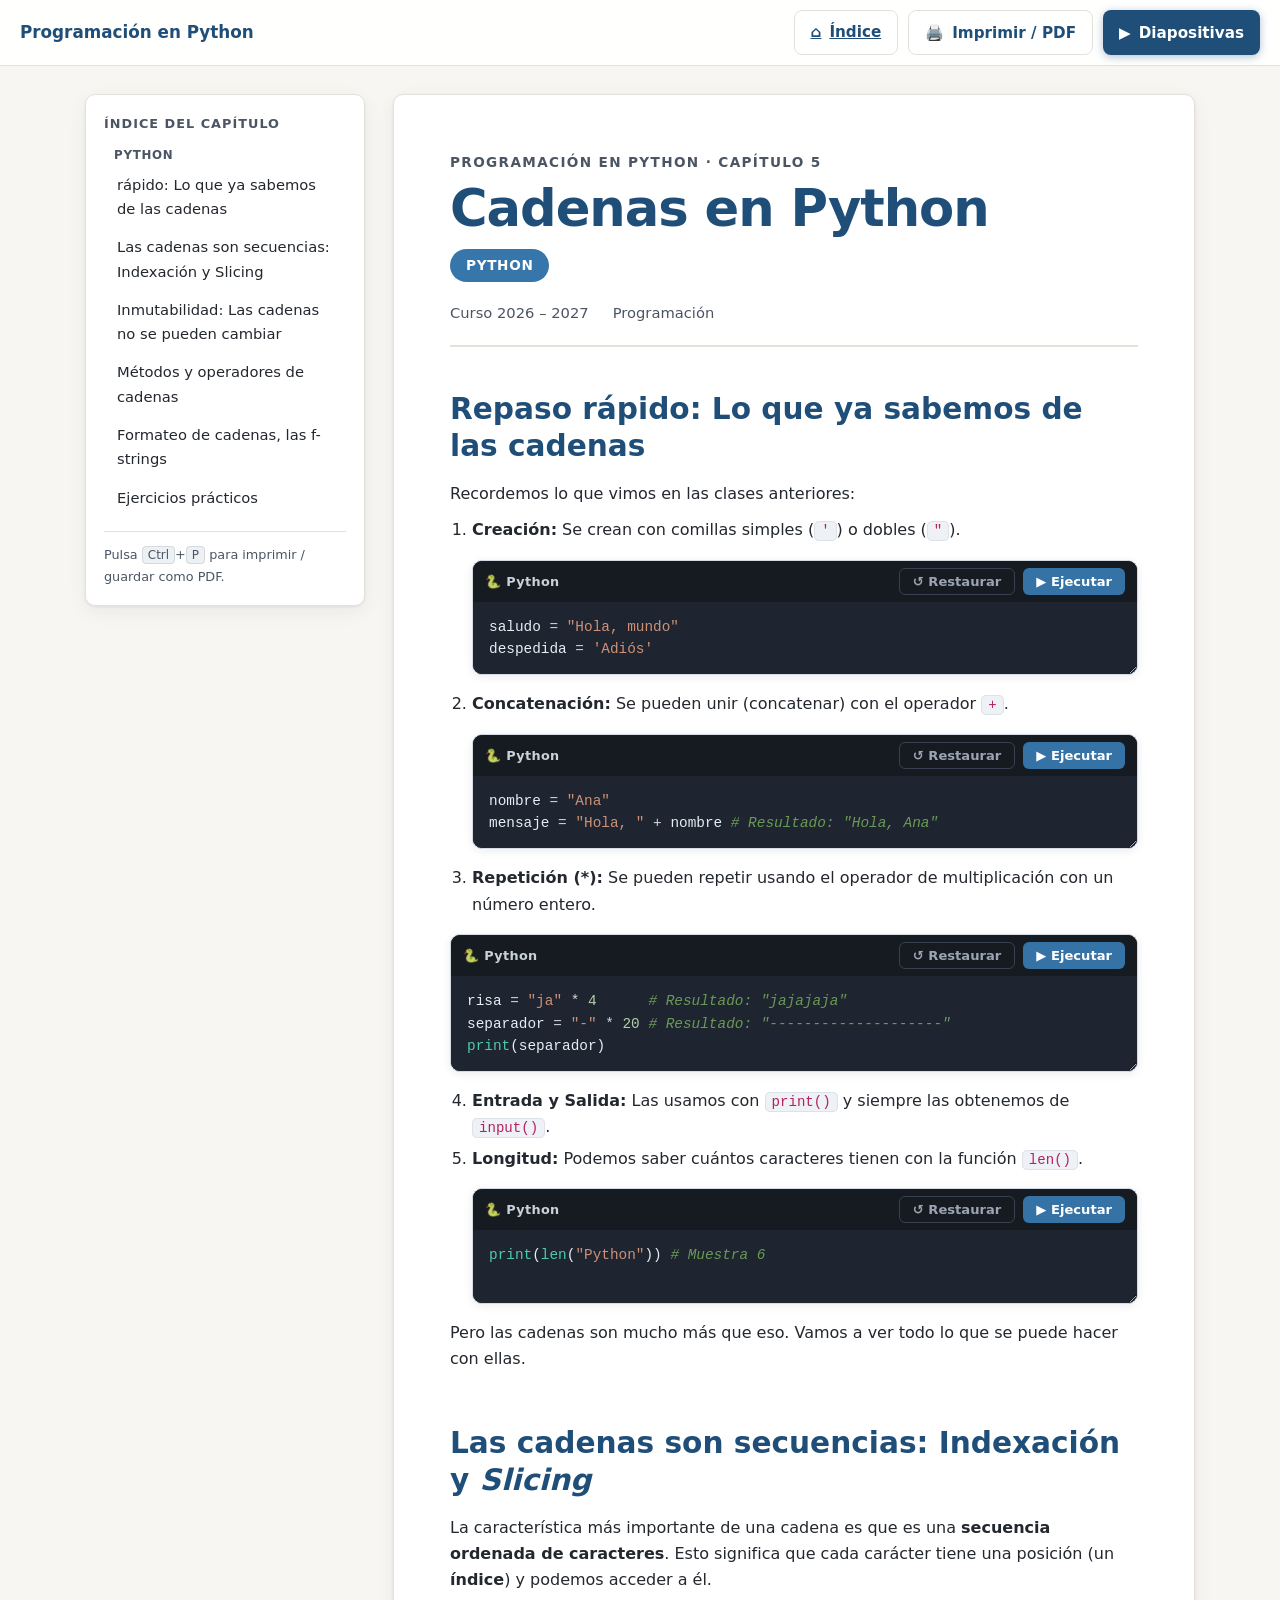
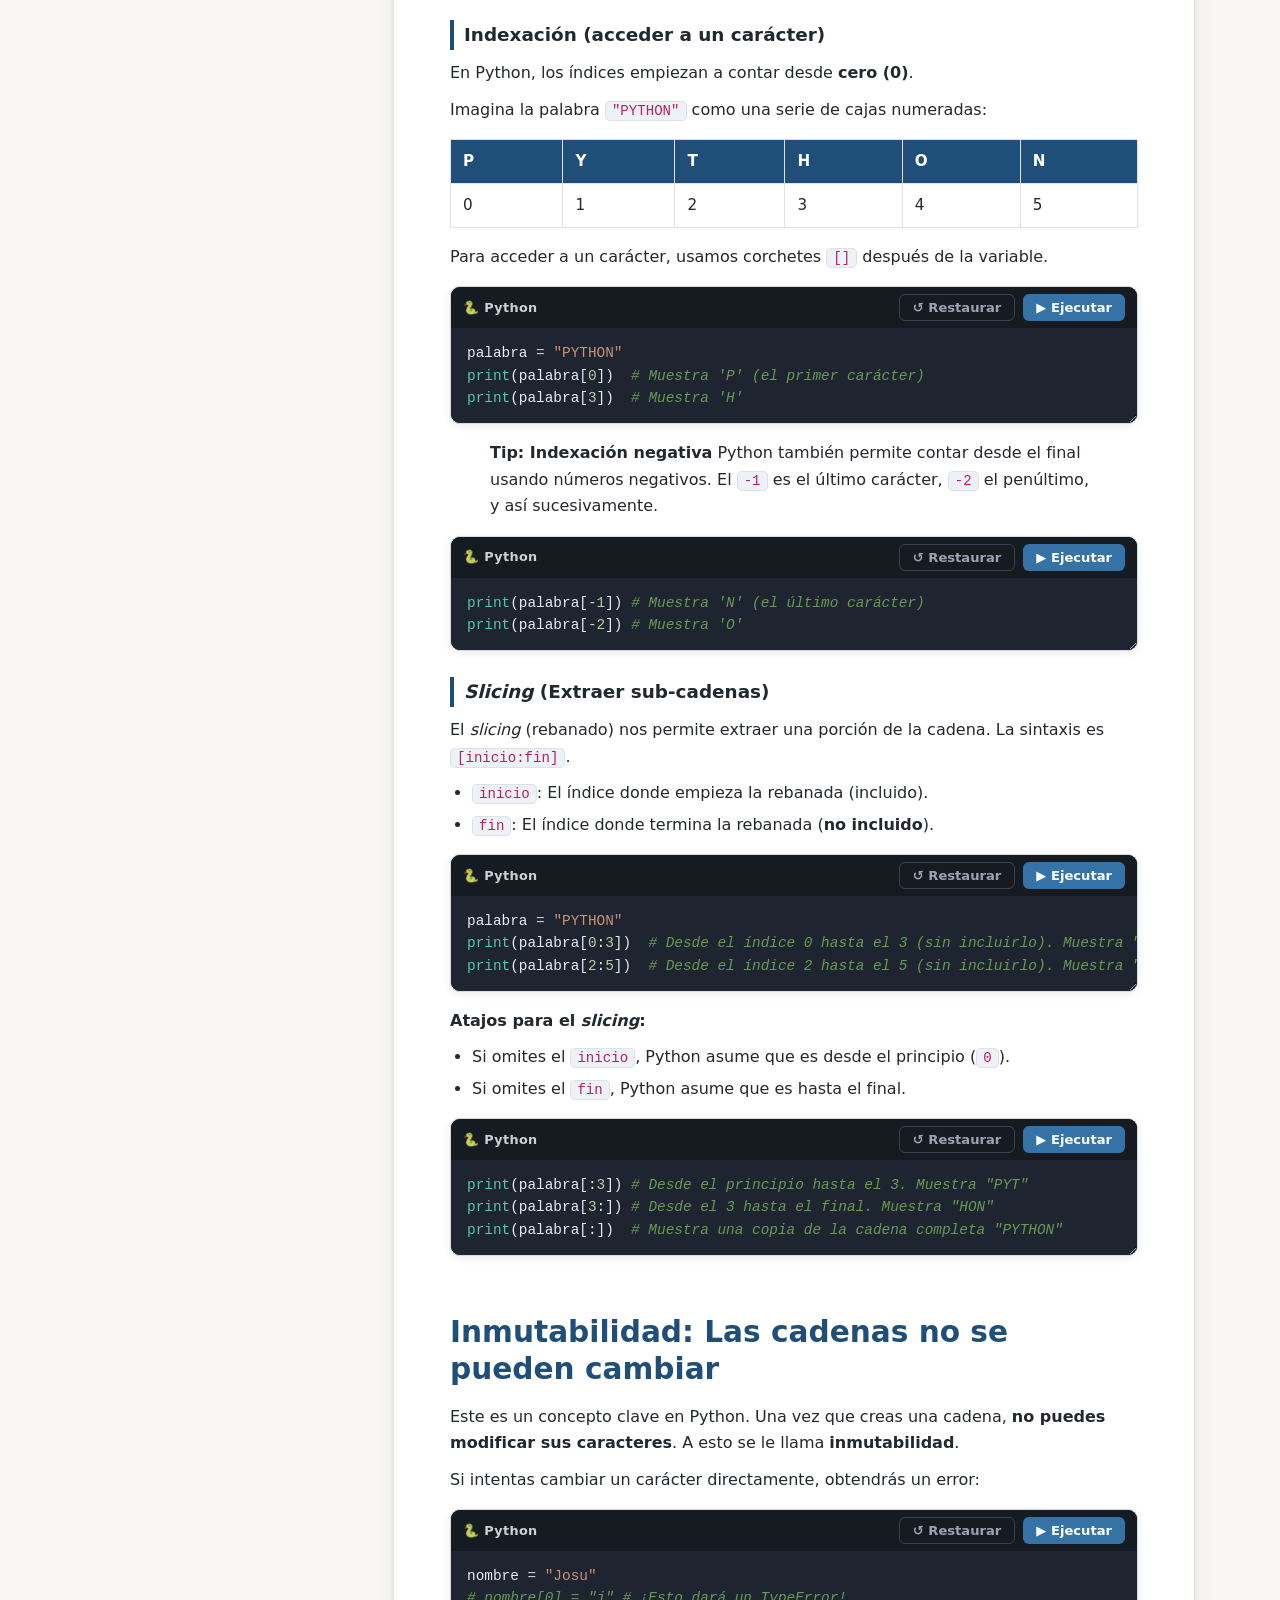
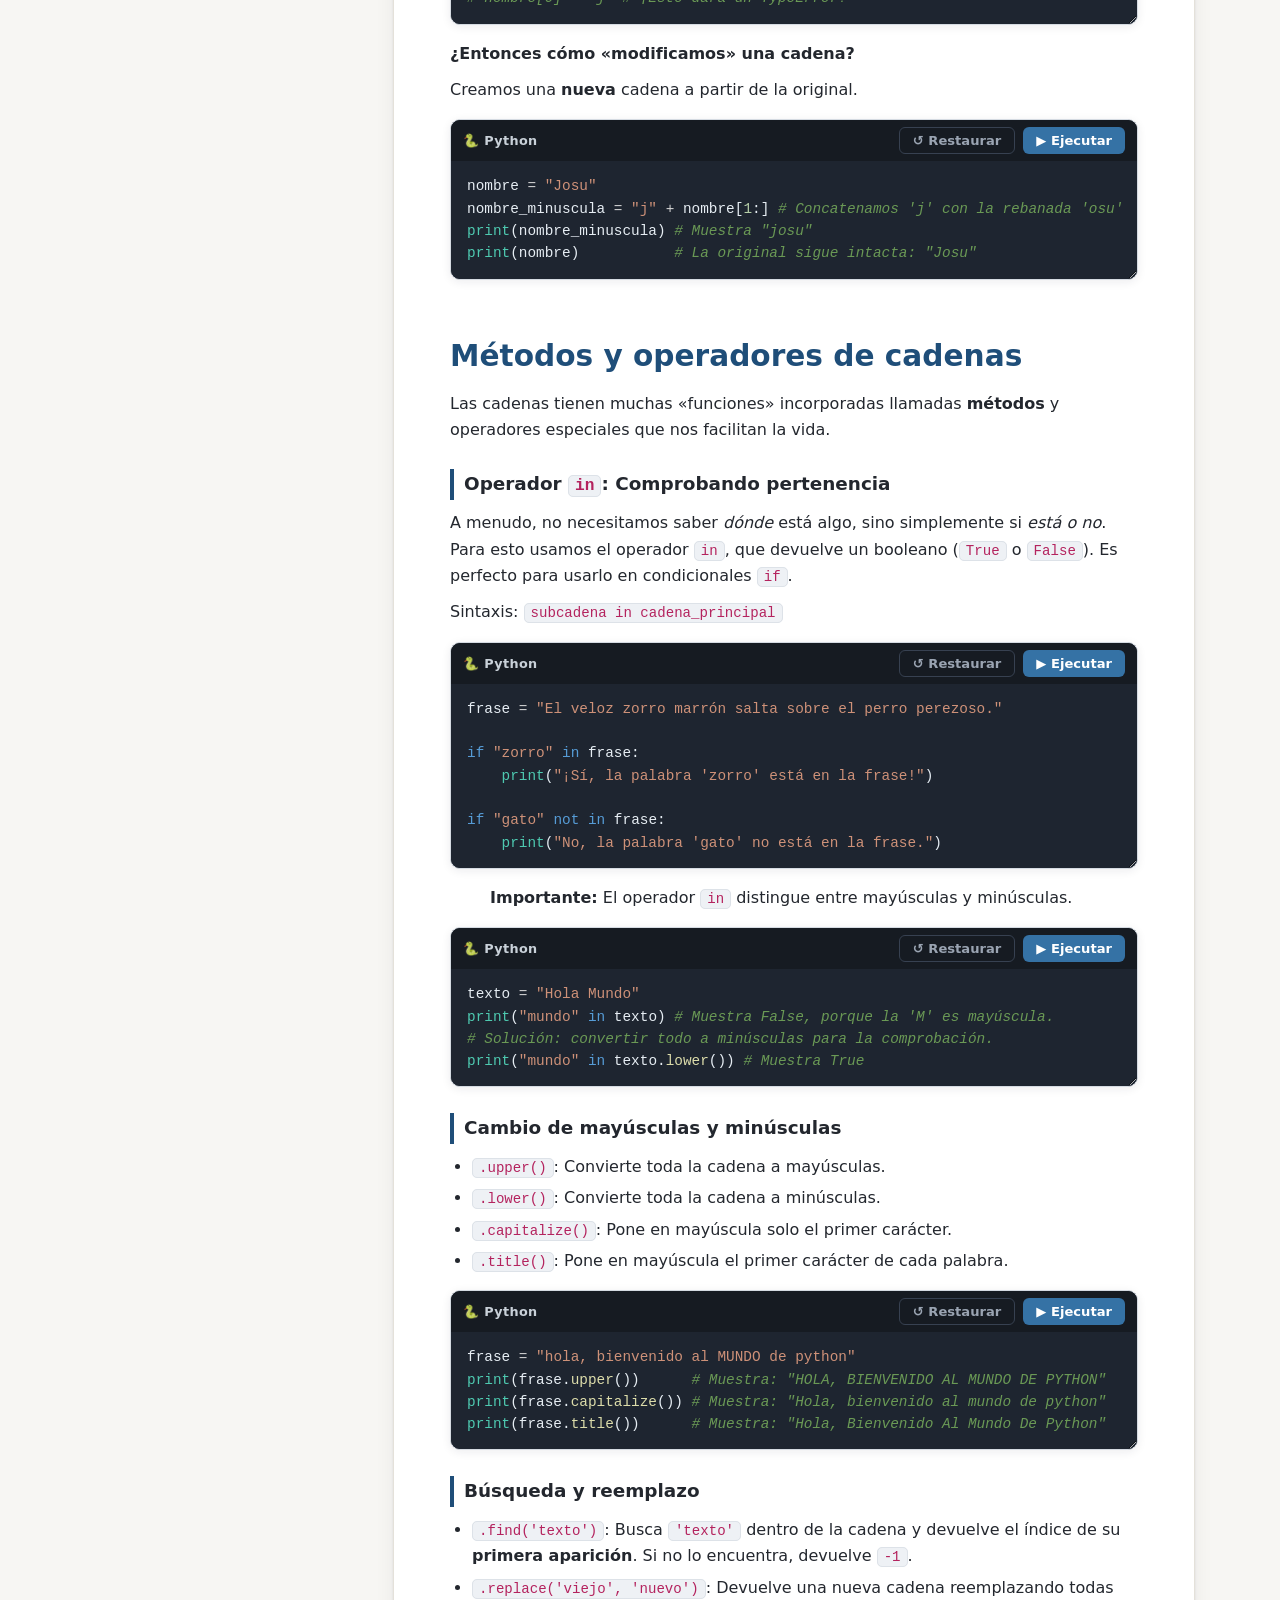
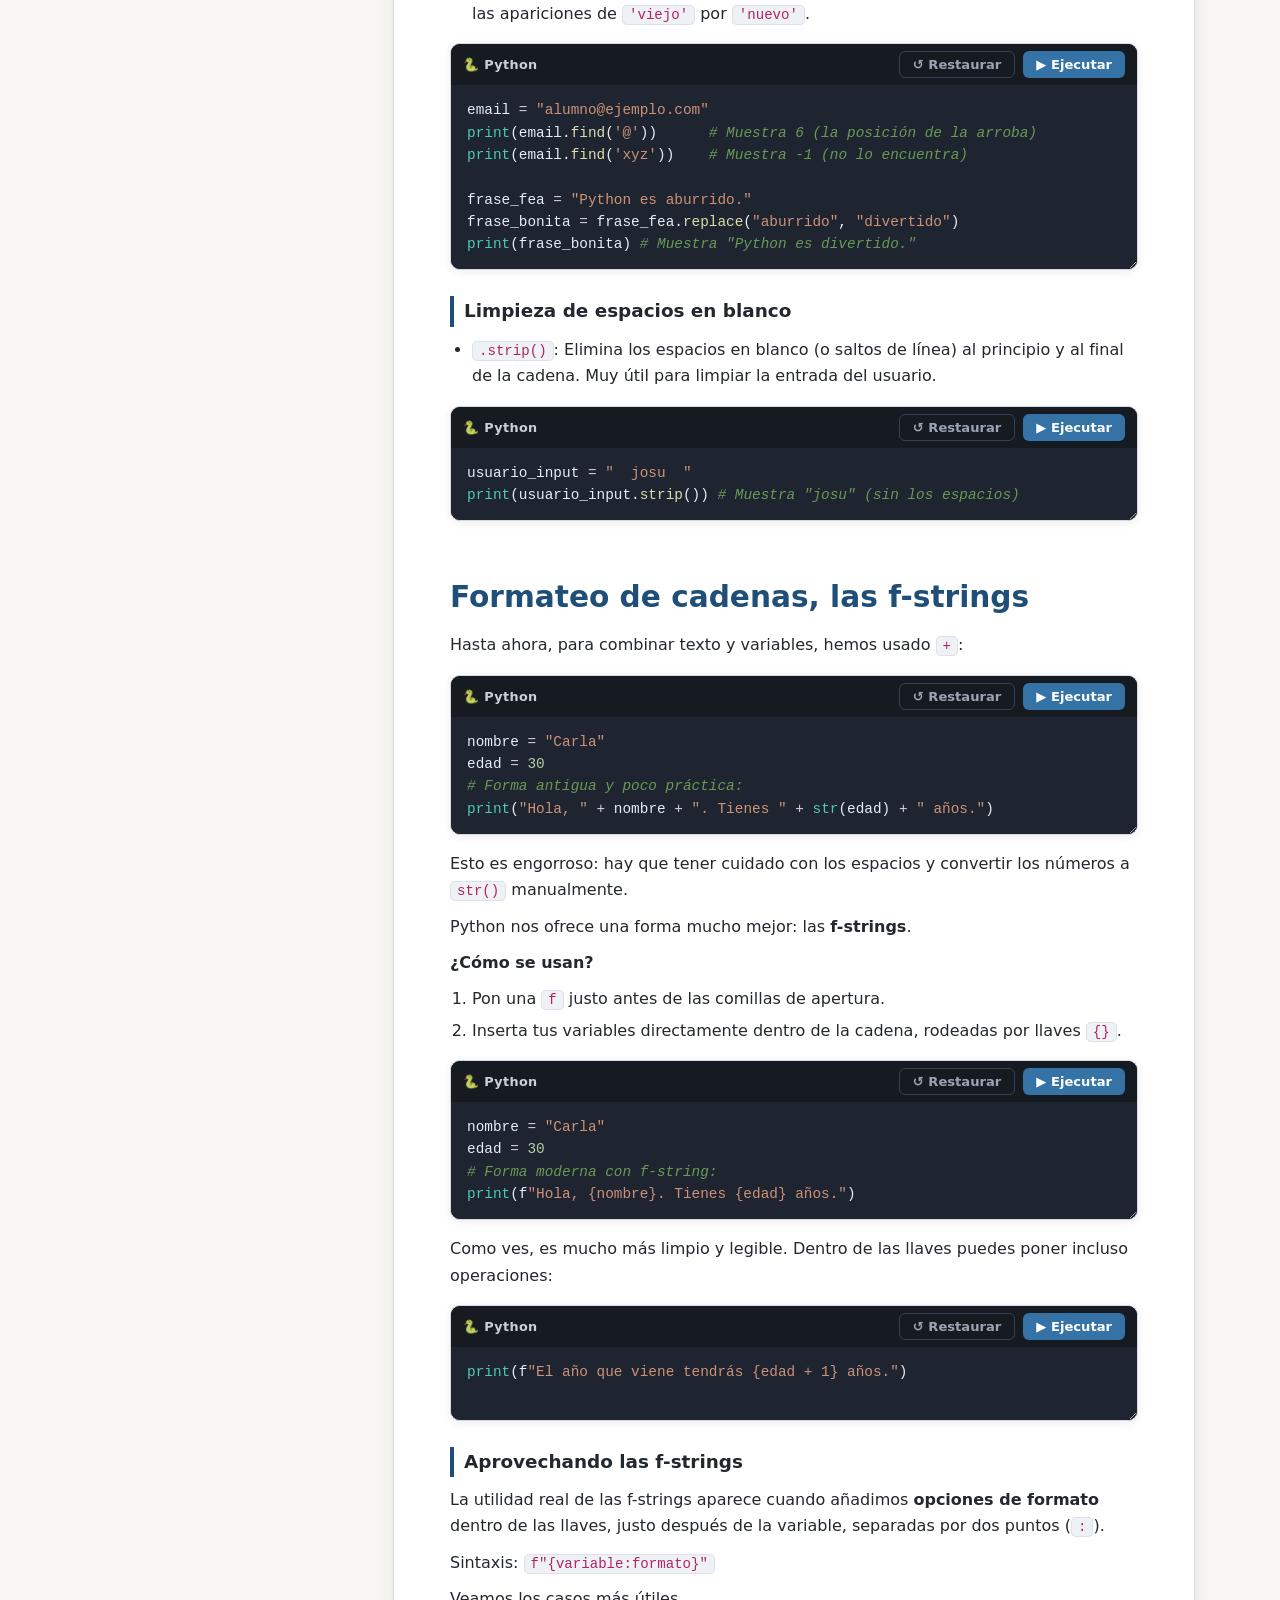
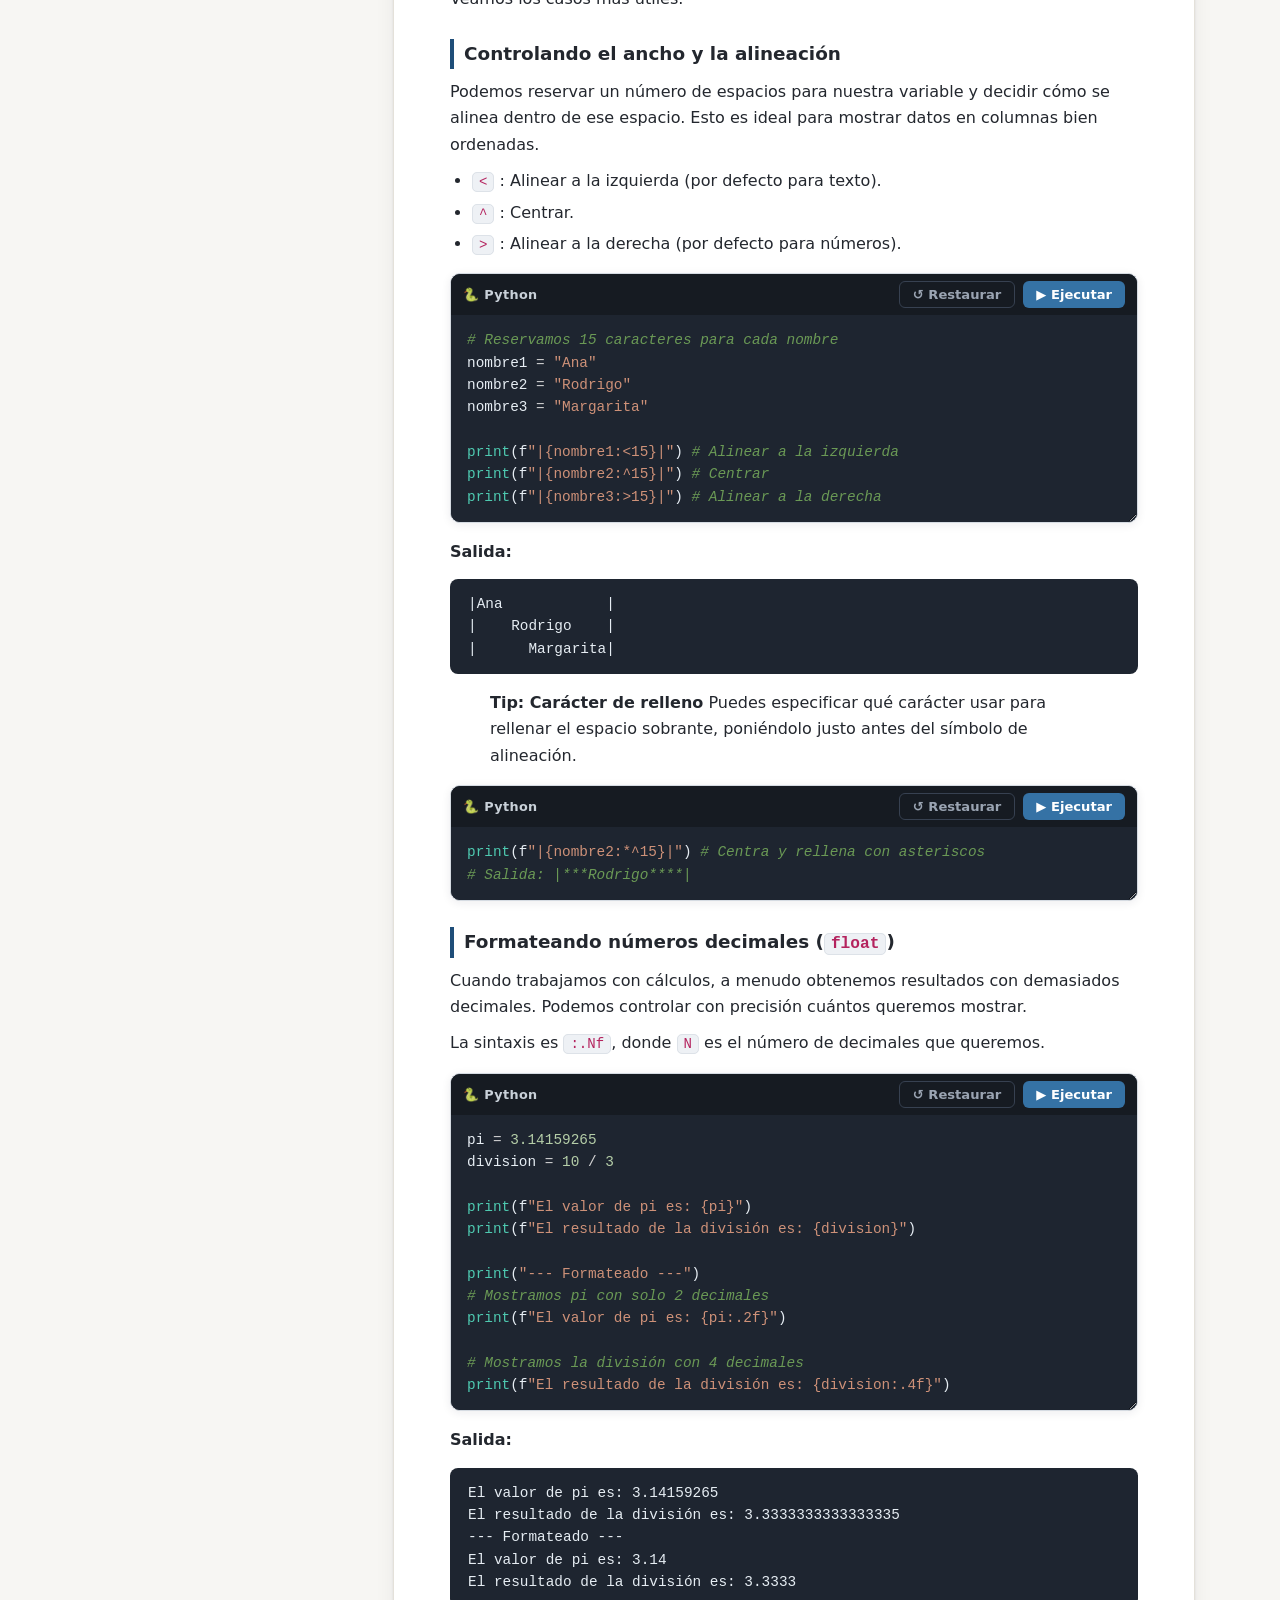
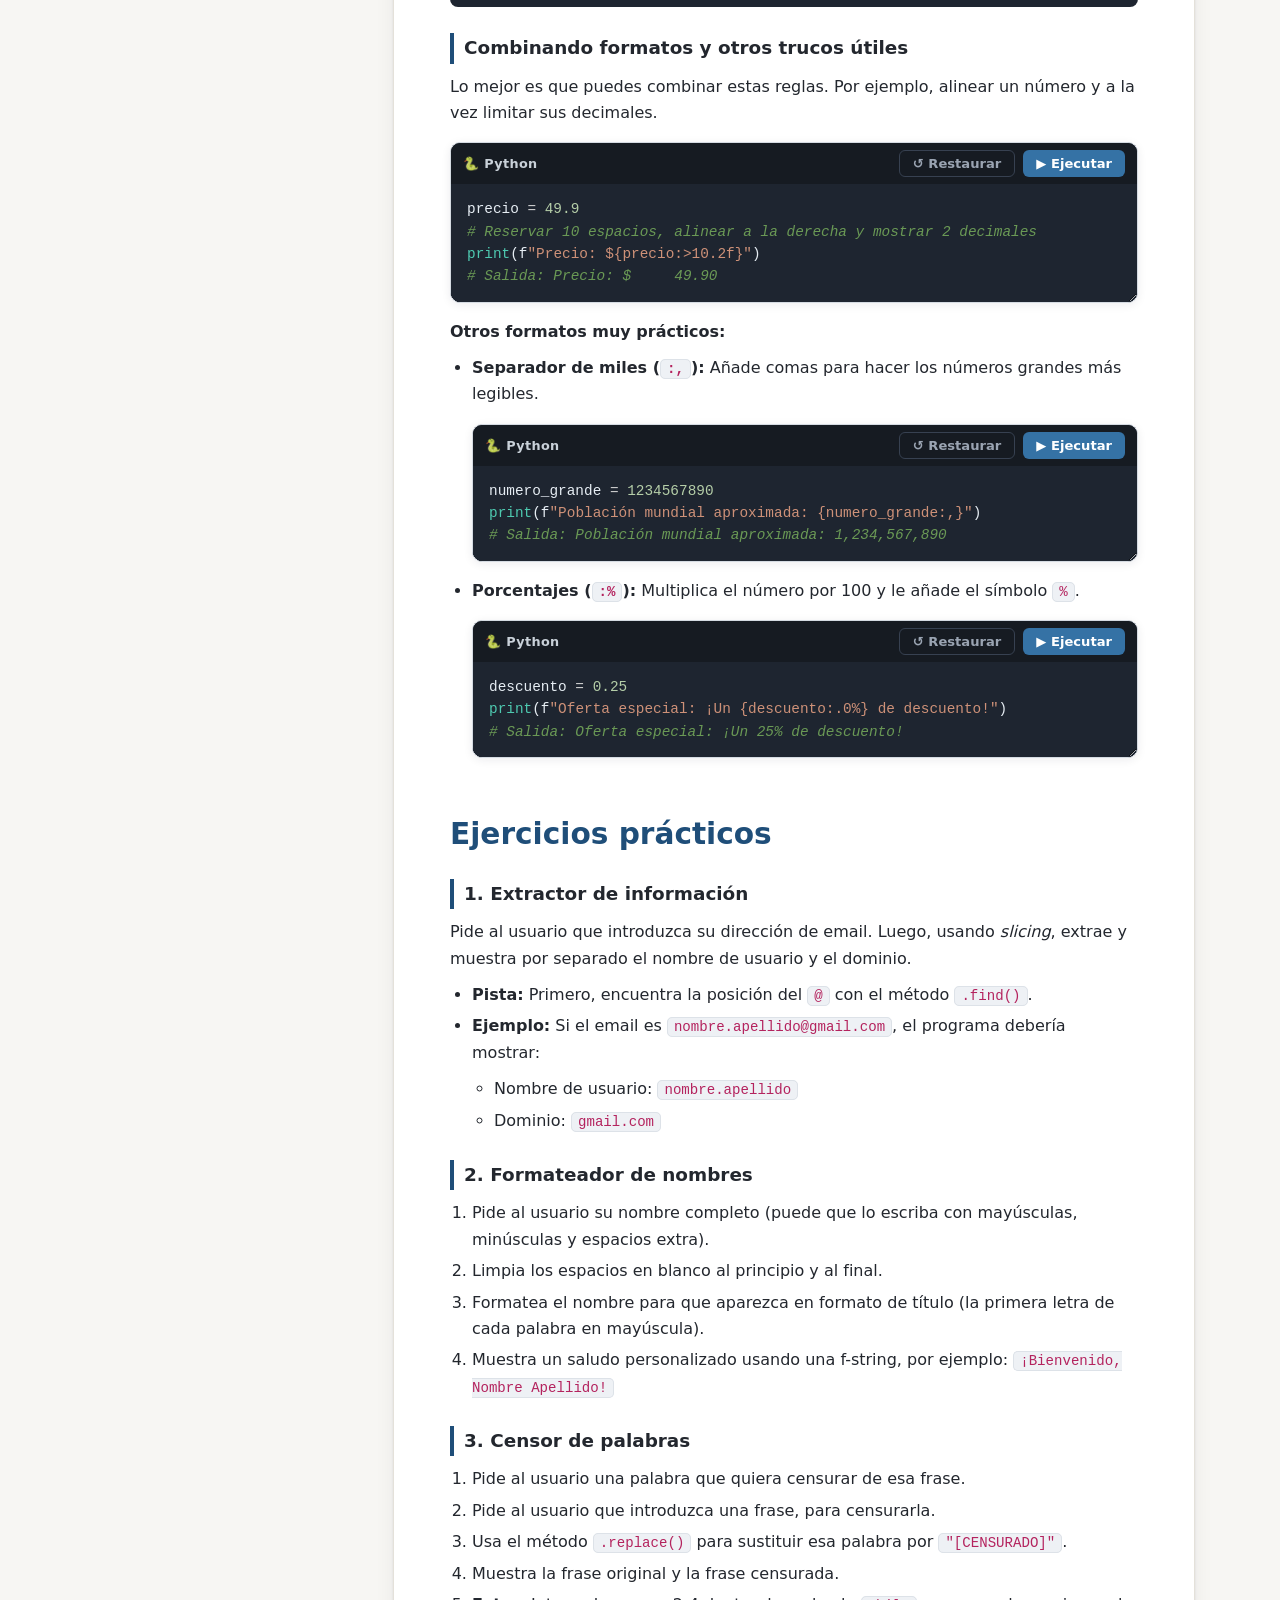
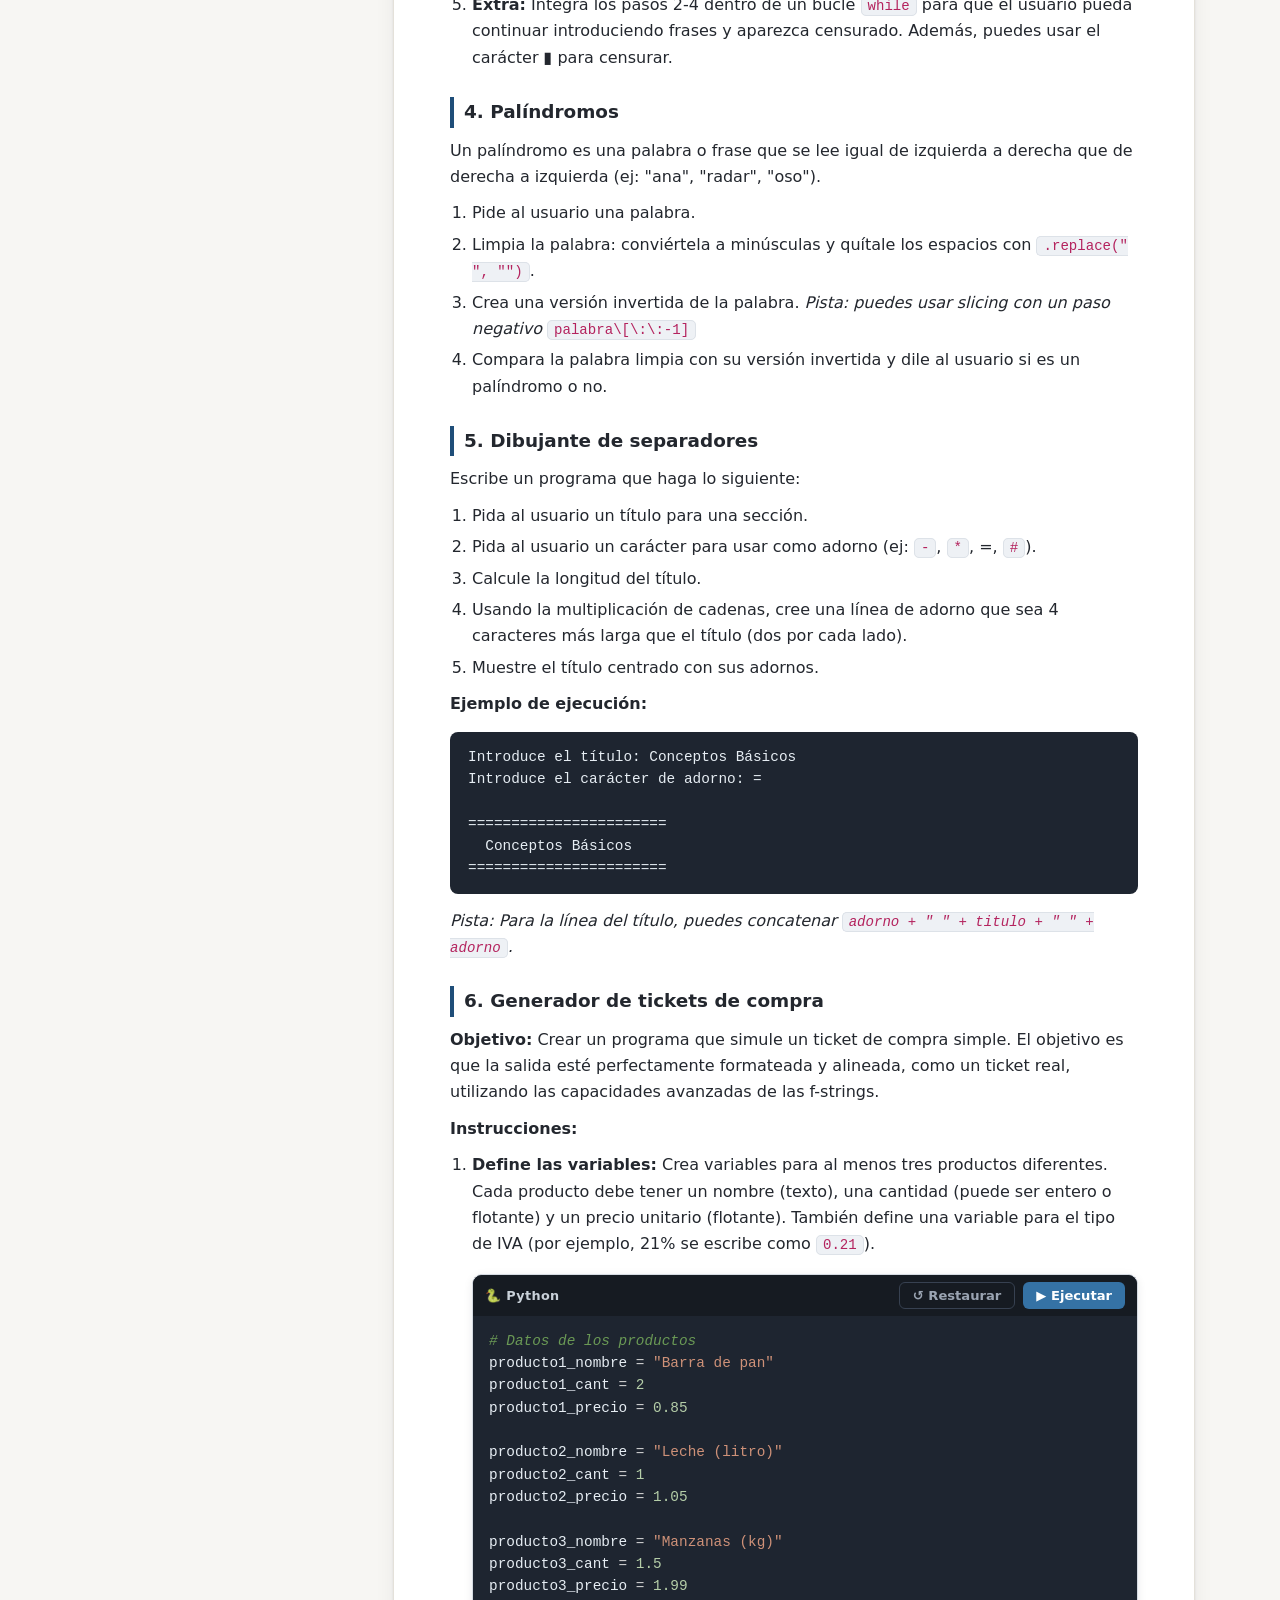
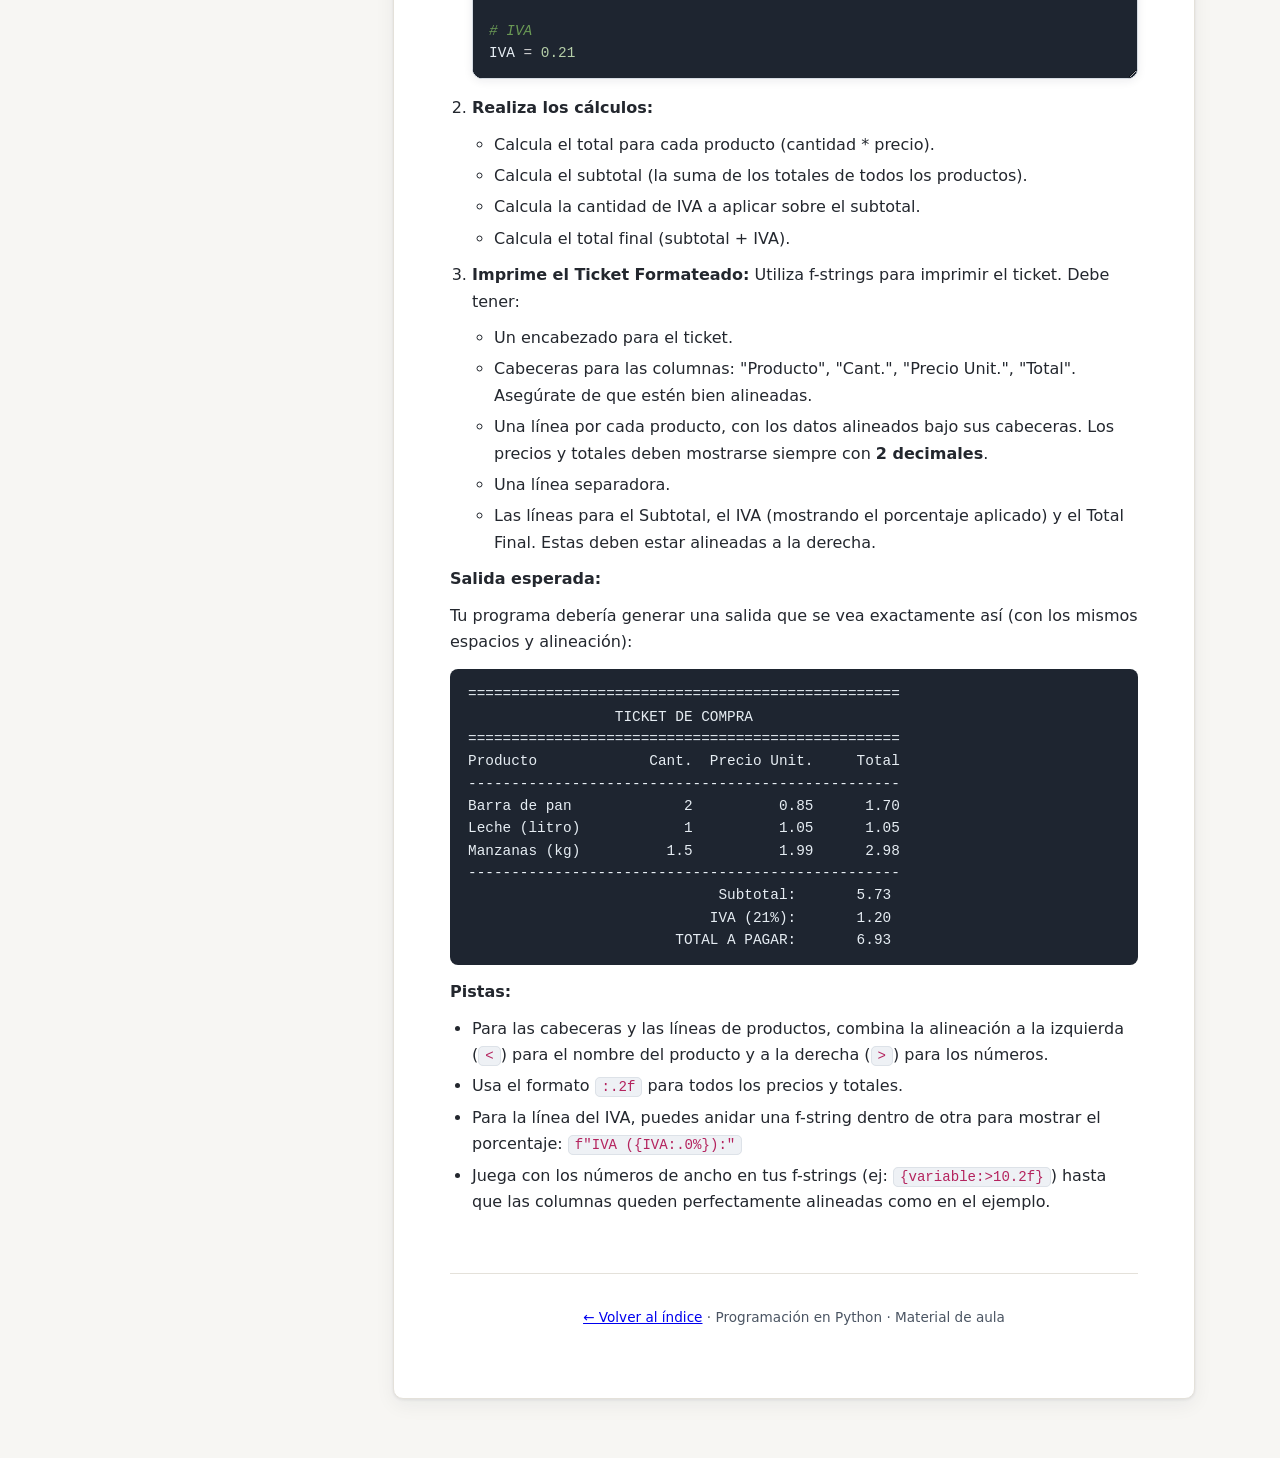
<file: capitulos/05-cadenas.html>
<!DOCTYPE html>
<html lang="es">
<head>
  <meta charset="UTF-8">
  <meta name="viewport" content="width=device-width, initial-scale=1.0">
  <title>Cadenas en Python · Programación en Python</title>
  <meta name="description" content="Cadenas en Python — Programación en Python">
  <link rel="stylesheet" href="../styles.css">
</head>
<body>

  <!-- ======================= BARRA SUPERIOR ======================= -->
  <header class="topbar">
    <div class="topbar__title">
      <button class="btn btn--ghost topbar__menu" id="btn-menu" aria-label="Abrir índice">☰</button>
      <span class="topbar__brand">Programación en Python</span>
    </div>
    <div class="topbar__actions">
      <a class="btn btn--outline" href="../index.html" title="Volver al índice general">⌂ <span class="btn__label">Índice</span></a>
      <button class="btn btn--outline" id="btn-print" title="Imprimir o guardar como PDF (Ctrl+P)">
        🖨️ <span class="btn__label">Imprimir / PDF</span>
      </button>
      <button class="btn btn--primary" id="btn-slides" title="Ver el contenido como diapositivas">
        ▶ <span class="btn__label">Diapositivas</span>
      </button>
    </div>
  </header>

  <div class="layout">

    <!-- ======================= ÍNDICE LATERAL ======================= -->
    <nav class="sidebar" id="sidebar" aria-label="Índice del capítulo">
      <p class="sidebar__title">Índice del capítulo</p>
      <ol class="toc" id="toc"><!-- se genera con JS --></ol>
      <p class="sidebar__hint">Pulsa <kbd>Ctrl</kbd>+<kbd>P</kbd> para imprimir / guardar como PDF.</p>
    </nav>

    <!-- ======================= CONTENIDO ======================= -->
    <main class="content" id="content">

      <header class="cover" id="portada">
  <p class="cover__kicker">Programación en Python · Capítulo 5</p>
  <h1 class="cover__title">Cadenas en Python</h1>
  <p class="cover__subtitle"><span class="tag tag--py">Python</span></p>
  <div class="cover__meta"><span>Curso 2026 – 2027</span><span>Programación</span></div>
</header>

      <section class="slide" data-materia="python">
  <h2>Repaso rápido: Lo que ya sabemos de las cadenas</h2>
<p>Recordemos lo que vimos en las clases anteriores:</p>
<ol>
<li><strong>Creación:</strong> Se crean con comillas simples (<code>&#39;</code>) o dobles (<code>&quot;</code>).<div class="runner">
  <div class="runner__bar">
    <span class="runner__label">🐍 Python</span>
    <div class="runner__acciones">
      <button type="button" class="runner__btn runner__btn--reset" title="Volver al código original">↺ Restaurar</button>
      <button type="button" class="runner__btn runner__btn--run" title="Ejecutar (Ctrl + Enter)">▶ Ejecutar</button>
    </div>
  </div>
  <div class="runner__editor">
    <pre class="runner__highlight" aria-hidden="true"><code>saludo = &quot;Hola, mundo&quot;
despedida = &#39;Adiós&#39;
</code></pre>
    <textarea class="runner__code" spellcheck="false" rows="2" aria-label="Código Python editable">saludo = &quot;Hola, mundo&quot;
despedida = &#39;Adiós&#39;
</textarea>
  </div>
  <pre class="runner__output" hidden></pre>
</div>
</li>
<li><strong>Concatenación:</strong> Se pueden unir (concatenar) con el operador <code>+</code>.<div class="runner">
  <div class="runner__bar">
    <span class="runner__label">🐍 Python</span>
    <div class="runner__acciones">
      <button type="button" class="runner__btn runner__btn--reset" title="Volver al código original">↺ Restaurar</button>
      <button type="button" class="runner__btn runner__btn--run" title="Ejecutar (Ctrl + Enter)">▶ Ejecutar</button>
    </div>
  </div>
  <div class="runner__editor">
    <pre class="runner__highlight" aria-hidden="true"><code>nombre = &quot;Ana&quot;
mensaje = &quot;Hola, &quot; + nombre # Resultado: &quot;Hola, Ana&quot;
</code></pre>
    <textarea class="runner__code" spellcheck="false" rows="2" aria-label="Código Python editable">nombre = &quot;Ana&quot;
mensaje = &quot;Hola, &quot; + nombre # Resultado: &quot;Hola, Ana&quot;
</textarea>
  </div>
  <pre class="runner__output" hidden></pre>
</div>
</li>
<li><strong>Repetición (*):</strong> Se pueden repetir usando el operador de multiplicación con un número entero.</li>
</ol>
<div class="runner">
  <div class="runner__bar">
    <span class="runner__label">🐍 Python</span>
    <div class="runner__acciones">
      <button type="button" class="runner__btn runner__btn--reset" title="Volver al código original">↺ Restaurar</button>
      <button type="button" class="runner__btn runner__btn--run" title="Ejecutar (Ctrl + Enter)">▶ Ejecutar</button>
    </div>
  </div>
  <div class="runner__editor">
    <pre class="runner__highlight" aria-hidden="true"><code>risa = &quot;ja&quot; * 4      # Resultado: &quot;jajajaja&quot;
separador = &quot;-&quot; * 20 # Resultado: &quot;--------------------&quot;
print(separador)
</code></pre>
    <textarea class="runner__code" spellcheck="false" rows="3" aria-label="Código Python editable">risa = &quot;ja&quot; * 4      # Resultado: &quot;jajajaja&quot;
separador = &quot;-&quot; * 20 # Resultado: &quot;--------------------&quot;
print(separador)
</textarea>
  </div>
  <pre class="runner__output" hidden></pre>
</div>
<ol start="4">
<li><strong>Entrada y Salida:</strong> Las usamos con <code>print()</code> y siempre las obtenemos de <code>input()</code>.</li>
<li><strong>Longitud:</strong> Podemos saber cuántos caracteres tienen con la función <code>len()</code>.<div class="runner">
  <div class="runner__bar">
    <span class="runner__label">🐍 Python</span>
    <div class="runner__acciones">
      <button type="button" class="runner__btn runner__btn--reset" title="Volver al código original">↺ Restaurar</button>
      <button type="button" class="runner__btn runner__btn--run" title="Ejecutar (Ctrl + Enter)">▶ Ejecutar</button>
    </div>
  </div>
  <div class="runner__editor">
    <pre class="runner__highlight" aria-hidden="true"><code>print(len(&quot;Python&quot;)) # Muestra 6
</code></pre>
    <textarea class="runner__code" spellcheck="false" rows="2" aria-label="Código Python editable">print(len(&quot;Python&quot;)) # Muestra 6
</textarea>
  </div>
  <pre class="runner__output" hidden></pre>
</div>
</li>
</ol>
<p>Pero las cadenas son mucho más que eso. Vamos a ver todo lo que se puede hacer con ellas.</p>

</section>
<section class="slide" data-materia="python">
  <h2>Las cadenas son secuencias: Indexación y <em>Slicing</em></h2>
<p>La característica más importante de una cadena es que es una <strong>secuencia ordenada de caracteres</strong>. Esto significa que cada carácter tiene una posición (un <strong>índice</strong>) y podemos acceder a él.</p>
<h3>Indexación (acceder a un carácter)</h3>
<p>En Python, los índices empiezan a contar desde <strong>cero (0)</strong>.</p>
<p>Imagina la palabra <code>&quot;PYTHON&quot;</code> como una serie de cajas numeradas:</p>
<table>
<thead>
<tr>
<th align="center">P</th>
<th align="center">Y</th>
<th align="center">T</th>
<th align="center">H</th>
<th align="center">O</th>
<th align="center">N</th>
</tr>
</thead>
<tbody><tr>
<td align="center">0</td>
<td align="center">1</td>
<td align="center">2</td>
<td align="center">3</td>
<td align="center">4</td>
<td align="center">5</td>
</tr>
</tbody></table>
<p>Para acceder a un carácter, usamos corchetes <code>[]</code> después de la variable.</p>
<div class="runner">
  <div class="runner__bar">
    <span class="runner__label">🐍 Python</span>
    <div class="runner__acciones">
      <button type="button" class="runner__btn runner__btn--reset" title="Volver al código original">↺ Restaurar</button>
      <button type="button" class="runner__btn runner__btn--run" title="Ejecutar (Ctrl + Enter)">▶ Ejecutar</button>
    </div>
  </div>
  <div class="runner__editor">
    <pre class="runner__highlight" aria-hidden="true"><code>palabra = &quot;PYTHON&quot;
print(palabra[0])  # Muestra &#39;P&#39; (el primer carácter)
print(palabra[3])  # Muestra &#39;H&#39;
</code></pre>
    <textarea class="runner__code" spellcheck="false" rows="3" aria-label="Código Python editable">palabra = &quot;PYTHON&quot;
print(palabra[0])  # Muestra &#39;P&#39; (el primer carácter)
print(palabra[3])  # Muestra &#39;H&#39;
</textarea>
  </div>
  <pre class="runner__output" hidden></pre>
</div>
<blockquote>
<p><strong>Tip: Indexación negativa</strong>
Python también permite contar desde el final usando números negativos. El <code>-1</code> es el último carácter, <code>-2</code> el penúltimo, y así sucesivamente.</p>
</blockquote>
<div class="runner">
  <div class="runner__bar">
    <span class="runner__label">🐍 Python</span>
    <div class="runner__acciones">
      <button type="button" class="runner__btn runner__btn--reset" title="Volver al código original">↺ Restaurar</button>
      <button type="button" class="runner__btn runner__btn--run" title="Ejecutar (Ctrl + Enter)">▶ Ejecutar</button>
    </div>
  </div>
  <div class="runner__editor">
    <pre class="runner__highlight" aria-hidden="true"><code>print(palabra[-1]) # Muestra &#39;N&#39; (el último carácter)
print(palabra[-2]) # Muestra &#39;O&#39;
</code></pre>
    <textarea class="runner__code" spellcheck="false" rows="2" aria-label="Código Python editable">print(palabra[-1]) # Muestra &#39;N&#39; (el último carácter)
print(palabra[-2]) # Muestra &#39;O&#39;
</textarea>
  </div>
  <pre class="runner__output" hidden></pre>
</div>
<h3><em>Slicing</em> (Extraer sub-cadenas)</h3>
<p>El <em>slicing</em> (rebanado) nos permite extraer una porción de la cadena. La sintaxis es <code>[inicio:fin]</code>.</p>
<ul>
<li><code>inicio</code>: El índice donde empieza la rebanada (incluido).</li>
<li><code>fin</code>: El índice donde termina la rebanada (<strong>no incluido</strong>).</li>
</ul>
<div class="runner">
  <div class="runner__bar">
    <span class="runner__label">🐍 Python</span>
    <div class="runner__acciones">
      <button type="button" class="runner__btn runner__btn--reset" title="Volver al código original">↺ Restaurar</button>
      <button type="button" class="runner__btn runner__btn--run" title="Ejecutar (Ctrl + Enter)">▶ Ejecutar</button>
    </div>
  </div>
  <div class="runner__editor">
    <pre class="runner__highlight" aria-hidden="true"><code>palabra = &quot;PYTHON&quot;
print(palabra[0:3])  # Desde el índice 0 hasta el 3 (sin incluirlo). Muestra &quot;PYT&quot;
print(palabra[2:5])  # Desde el índice 2 hasta el 5 (sin incluirlo). Muestra &quot;THO&quot;
</code></pre>
    <textarea class="runner__code" spellcheck="false" rows="3" aria-label="Código Python editable">palabra = &quot;PYTHON&quot;
print(palabra[0:3])  # Desde el índice 0 hasta el 3 (sin incluirlo). Muestra &quot;PYT&quot;
print(palabra[2:5])  # Desde el índice 2 hasta el 5 (sin incluirlo). Muestra &quot;THO&quot;
</textarea>
  </div>
  <pre class="runner__output" hidden></pre>
</div>
<p><strong>Atajos para el <em>slicing</em>:</strong></p>
<ul>
<li>Si omites el <code>inicio</code>, Python asume que es desde el principio (<code>0</code>).</li>
<li>Si omites el <code>fin</code>, Python asume que es hasta el final.</li>
</ul>
<div class="runner">
  <div class="runner__bar">
    <span class="runner__label">🐍 Python</span>
    <div class="runner__acciones">
      <button type="button" class="runner__btn runner__btn--reset" title="Volver al código original">↺ Restaurar</button>
      <button type="button" class="runner__btn runner__btn--run" title="Ejecutar (Ctrl + Enter)">▶ Ejecutar</button>
    </div>
  </div>
  <div class="runner__editor">
    <pre class="runner__highlight" aria-hidden="true"><code>print(palabra[:3]) # Desde el principio hasta el 3. Muestra &quot;PYT&quot;
print(palabra[3:]) # Desde el 3 hasta el final. Muestra &quot;HON&quot;
print(palabra[:])  # Muestra una copia de la cadena completa &quot;PYTHON&quot;
</code></pre>
    <textarea class="runner__code" spellcheck="false" rows="3" aria-label="Código Python editable">print(palabra[:3]) # Desde el principio hasta el 3. Muestra &quot;PYT&quot;
print(palabra[3:]) # Desde el 3 hasta el final. Muestra &quot;HON&quot;
print(palabra[:])  # Muestra una copia de la cadena completa &quot;PYTHON&quot;
</textarea>
  </div>
  <pre class="runner__output" hidden></pre>
</div>

</section>
<section class="slide" data-materia="python">
  <h2>Inmutabilidad: Las cadenas no se pueden cambiar</h2>
<p>Este es un concepto clave en Python. Una vez que creas una cadena, <strong>no puedes modificar sus caracteres</strong>. A esto se le llama <strong>inmutabilidad</strong>.</p>
<p>Si intentas cambiar un carácter directamente, obtendrás un error:</p>
<div class="runner">
  <div class="runner__bar">
    <span class="runner__label">🐍 Python</span>
    <div class="runner__acciones">
      <button type="button" class="runner__btn runner__btn--reset" title="Volver al código original">↺ Restaurar</button>
      <button type="button" class="runner__btn runner__btn--run" title="Ejecutar (Ctrl + Enter)">▶ Ejecutar</button>
    </div>
  </div>
  <div class="runner__editor">
    <pre class="runner__highlight" aria-hidden="true"><code>nombre = &quot;Josu&quot;
# nombre[0] = &quot;j&quot; # ¡Esto dará un TypeError!
</code></pre>
    <textarea class="runner__code" spellcheck="false" rows="2" aria-label="Código Python editable">nombre = &quot;Josu&quot;
# nombre[0] = &quot;j&quot; # ¡Esto dará un TypeError!
</textarea>
  </div>
  <pre class="runner__output" hidden></pre>
</div>
<p><strong>¿Entonces cómo «modificamos» una cadena?</strong></p>
<p>Creamos una <strong>nueva</strong> cadena a partir de la original.</p>
<div class="runner">
  <div class="runner__bar">
    <span class="runner__label">🐍 Python</span>
    <div class="runner__acciones">
      <button type="button" class="runner__btn runner__btn--reset" title="Volver al código original">↺ Restaurar</button>
      <button type="button" class="runner__btn runner__btn--run" title="Ejecutar (Ctrl + Enter)">▶ Ejecutar</button>
    </div>
  </div>
  <div class="runner__editor">
    <pre class="runner__highlight" aria-hidden="true"><code>nombre = &quot;Josu&quot;
nombre_minuscula = &quot;j&quot; + nombre[1:] # Concatenamos &#39;j&#39; con la rebanada &#39;osu&#39;
print(nombre_minuscula) # Muestra &quot;josu&quot;
print(nombre)           # La original sigue intacta: &quot;Josu&quot;
</code></pre>
    <textarea class="runner__code" spellcheck="false" rows="4" aria-label="Código Python editable">nombre = &quot;Josu&quot;
nombre_minuscula = &quot;j&quot; + nombre[1:] # Concatenamos &#39;j&#39; con la rebanada &#39;osu&#39;
print(nombre_minuscula) # Muestra &quot;josu&quot;
print(nombre)           # La original sigue intacta: &quot;Josu&quot;
</textarea>
  </div>
  <pre class="runner__output" hidden></pre>
</div>

</section>
<section class="slide" data-materia="python">
  <h2>Métodos y operadores de cadenas</h2>
<p>Las cadenas tienen muchas «funciones» incorporadas llamadas <strong>métodos</strong> y operadores especiales que nos facilitan la vida.</p>
<h3>Operador <code>in</code>: Comprobando pertenencia</h3>
<p>A menudo, no necesitamos saber <em>dónde</em> está algo, sino simplemente si <em>está o no</em>. Para esto usamos el operador <code>in</code>, que devuelve un booleano (<code>True</code> o <code>False</code>). Es perfecto para usarlo en condicionales <code>if</code>.</p>
<p>Sintaxis: <code>subcadena in cadena_principal</code></p>
<div class="runner">
  <div class="runner__bar">
    <span class="runner__label">🐍 Python</span>
    <div class="runner__acciones">
      <button type="button" class="runner__btn runner__btn--reset" title="Volver al código original">↺ Restaurar</button>
      <button type="button" class="runner__btn runner__btn--run" title="Ejecutar (Ctrl + Enter)">▶ Ejecutar</button>
    </div>
  </div>
  <div class="runner__editor">
    <pre class="runner__highlight" aria-hidden="true"><code>frase = &quot;El veloz zorro marrón salta sobre el perro perezoso.&quot;

if &quot;zorro&quot; in frase:
    print(&quot;¡Sí, la palabra &#39;zorro&#39; está en la frase!&quot;)

if &quot;gato&quot; not in frase:
    print(&quot;No, la palabra &#39;gato&#39; no está en la frase.&quot;)
</code></pre>
    <textarea class="runner__code" spellcheck="false" rows="7" aria-label="Código Python editable">frase = &quot;El veloz zorro marrón salta sobre el perro perezoso.&quot;

if &quot;zorro&quot; in frase:
    print(&quot;¡Sí, la palabra &#39;zorro&#39; está en la frase!&quot;)

if &quot;gato&quot; not in frase:
    print(&quot;No, la palabra &#39;gato&#39; no está en la frase.&quot;)
</textarea>
  </div>
  <pre class="runner__output" hidden></pre>
</div>
<blockquote>
<p><strong>Importante:</strong> El operador <code>in</code> distingue entre mayúsculas y minúsculas.</p>
</blockquote>
<div class="runner">
  <div class="runner__bar">
    <span class="runner__label">🐍 Python</span>
    <div class="runner__acciones">
      <button type="button" class="runner__btn runner__btn--reset" title="Volver al código original">↺ Restaurar</button>
      <button type="button" class="runner__btn runner__btn--run" title="Ejecutar (Ctrl + Enter)">▶ Ejecutar</button>
    </div>
  </div>
  <div class="runner__editor">
    <pre class="runner__highlight" aria-hidden="true"><code>texto = &quot;Hola Mundo&quot;
print(&quot;mundo&quot; in texto) # Muestra False, porque la &#39;M&#39; es mayúscula.
# Solución: convertir todo a minúsculas para la comprobación.
print(&quot;mundo&quot; in texto.lower()) # Muestra True
</code></pre>
    <textarea class="runner__code" spellcheck="false" rows="4" aria-label="Código Python editable">texto = &quot;Hola Mundo&quot;
print(&quot;mundo&quot; in texto) # Muestra False, porque la &#39;M&#39; es mayúscula.
# Solución: convertir todo a minúsculas para la comprobación.
print(&quot;mundo&quot; in texto.lower()) # Muestra True
</textarea>
  </div>
  <pre class="runner__output" hidden></pre>
</div>
<h3>Cambio de mayúsculas y minúsculas</h3>
<ul>
<li><code>.upper()</code>: Convierte toda la cadena a mayúsculas.</li>
<li><code>.lower()</code>: Convierte toda la cadena a minúsculas.</li>
<li><code>.capitalize()</code>: Pone en mayúscula solo el primer carácter.</li>
<li><code>.title()</code>: Pone en mayúscula el primer carácter de cada palabra.</li>
</ul>
<div class="runner">
  <div class="runner__bar">
    <span class="runner__label">🐍 Python</span>
    <div class="runner__acciones">
      <button type="button" class="runner__btn runner__btn--reset" title="Volver al código original">↺ Restaurar</button>
      <button type="button" class="runner__btn runner__btn--run" title="Ejecutar (Ctrl + Enter)">▶ Ejecutar</button>
    </div>
  </div>
  <div class="runner__editor">
    <pre class="runner__highlight" aria-hidden="true"><code>frase = &quot;hola, bienvenido al MUNDO de python&quot;
print(frase.upper())      # Muestra: &quot;HOLA, BIENVENIDO AL MUNDO DE PYTHON&quot;
print(frase.capitalize()) # Muestra: &quot;Hola, bienvenido al mundo de python&quot;
print(frase.title())      # Muestra: &quot;Hola, Bienvenido Al Mundo De Python&quot;
</code></pre>
    <textarea class="runner__code" spellcheck="false" rows="4" aria-label="Código Python editable">frase = &quot;hola, bienvenido al MUNDO de python&quot;
print(frase.upper())      # Muestra: &quot;HOLA, BIENVENIDO AL MUNDO DE PYTHON&quot;
print(frase.capitalize()) # Muestra: &quot;Hola, bienvenido al mundo de python&quot;
print(frase.title())      # Muestra: &quot;Hola, Bienvenido Al Mundo De Python&quot;
</textarea>
  </div>
  <pre class="runner__output" hidden></pre>
</div>
<h3>Búsqueda y reemplazo</h3>
<ul>
<li><code>.find(&#39;texto&#39;)</code>: Busca <code>&#39;texto&#39;</code> dentro de la cadena y devuelve el índice de su <strong>primera aparición</strong>. Si no lo encuentra, devuelve <code>-1</code>.</li>
<li><code>.replace(&#39;viejo&#39;, &#39;nuevo&#39;)</code>: Devuelve una nueva cadena reemplazando todas las apariciones de <code>&#39;viejo&#39;</code> por <code>&#39;nuevo&#39;</code>.</li>
</ul>
<div class="runner">
  <div class="runner__bar">
    <span class="runner__label">🐍 Python</span>
    <div class="runner__acciones">
      <button type="button" class="runner__btn runner__btn--reset" title="Volver al código original">↺ Restaurar</button>
      <button type="button" class="runner__btn runner__btn--run" title="Ejecutar (Ctrl + Enter)">▶ Ejecutar</button>
    </div>
  </div>
  <div class="runner__editor">
    <pre class="runner__highlight" aria-hidden="true"><code>email = &quot;alumno@ejemplo.com&quot;
print(email.find(&#39;@&#39;))      # Muestra 6 (la posición de la arroba)
print(email.find(&#39;xyz&#39;))    # Muestra -1 (no lo encuentra)

frase_fea = &quot;Python es aburrido.&quot;
frase_bonita = frase_fea.replace(&quot;aburrido&quot;, &quot;divertido&quot;)
print(frase_bonita) # Muestra &quot;Python es divertido.&quot;
</code></pre>
    <textarea class="runner__code" spellcheck="false" rows="7" aria-label="Código Python editable">email = &quot;alumno@ejemplo.com&quot;
print(email.find(&#39;@&#39;))      # Muestra 6 (la posición de la arroba)
print(email.find(&#39;xyz&#39;))    # Muestra -1 (no lo encuentra)

frase_fea = &quot;Python es aburrido.&quot;
frase_bonita = frase_fea.replace(&quot;aburrido&quot;, &quot;divertido&quot;)
print(frase_bonita) # Muestra &quot;Python es divertido.&quot;
</textarea>
  </div>
  <pre class="runner__output" hidden></pre>
</div>
<h3>Limpieza de espacios en blanco</h3>
<ul>
<li><code>.strip()</code>: Elimina los espacios en blanco (o saltos de línea) al principio y al final de la cadena. Muy útil para limpiar la entrada del usuario.</li>
</ul>
<div class="runner">
  <div class="runner__bar">
    <span class="runner__label">🐍 Python</span>
    <div class="runner__acciones">
      <button type="button" class="runner__btn runner__btn--reset" title="Volver al código original">↺ Restaurar</button>
      <button type="button" class="runner__btn runner__btn--run" title="Ejecutar (Ctrl + Enter)">▶ Ejecutar</button>
    </div>
  </div>
  <div class="runner__editor">
    <pre class="runner__highlight" aria-hidden="true"><code>usuario_input = &quot;  josu  &quot;
print(usuario_input.strip()) # Muestra &quot;josu&quot; (sin los espacios)
</code></pre>
    <textarea class="runner__code" spellcheck="false" rows="2" aria-label="Código Python editable">usuario_input = &quot;  josu  &quot;
print(usuario_input.strip()) # Muestra &quot;josu&quot; (sin los espacios)
</textarea>
  </div>
  <pre class="runner__output" hidden></pre>
</div>

</section>
<section class="slide" data-materia="python">
  <h2>Formateo de cadenas, las f-strings</h2>
<p>Hasta ahora, para combinar texto y variables, hemos usado <code>+</code>:</p>
<div class="runner">
  <div class="runner__bar">
    <span class="runner__label">🐍 Python</span>
    <div class="runner__acciones">
      <button type="button" class="runner__btn runner__btn--reset" title="Volver al código original">↺ Restaurar</button>
      <button type="button" class="runner__btn runner__btn--run" title="Ejecutar (Ctrl + Enter)">▶ Ejecutar</button>
    </div>
  </div>
  <div class="runner__editor">
    <pre class="runner__highlight" aria-hidden="true"><code>nombre = &quot;Carla&quot;
edad = 30
# Forma antigua y poco práctica:
print(&quot;Hola, &quot; + nombre + &quot;. Tienes &quot; + str(edad) + &quot; años.&quot;)
</code></pre>
    <textarea class="runner__code" spellcheck="false" rows="4" aria-label="Código Python editable">nombre = &quot;Carla&quot;
edad = 30
# Forma antigua y poco práctica:
print(&quot;Hola, &quot; + nombre + &quot;. Tienes &quot; + str(edad) + &quot; años.&quot;)
</textarea>
  </div>
  <pre class="runner__output" hidden></pre>
</div>
<p>Esto es engorroso: hay que tener cuidado con los espacios y convertir los números a <code>str()</code> manualmente.</p>
<p>Python nos ofrece una forma mucho mejor: las <strong>f-strings</strong>.</p>
<p><strong>¿Cómo se usan?</strong></p>
<ol>
<li>Pon una <code>f</code> justo antes de las comillas de apertura.</li>
<li>Inserta tus variables directamente dentro de la cadena, rodeadas por llaves <code>{}</code>.</li>
</ol>
<div class="runner">
  <div class="runner__bar">
    <span class="runner__label">🐍 Python</span>
    <div class="runner__acciones">
      <button type="button" class="runner__btn runner__btn--reset" title="Volver al código original">↺ Restaurar</button>
      <button type="button" class="runner__btn runner__btn--run" title="Ejecutar (Ctrl + Enter)">▶ Ejecutar</button>
    </div>
  </div>
  <div class="runner__editor">
    <pre class="runner__highlight" aria-hidden="true"><code>nombre = &quot;Carla&quot;
edad = 30
# Forma moderna con f-string:
print(f&quot;Hola, {nombre}. Tienes {edad} años.&quot;)
</code></pre>
    <textarea class="runner__code" spellcheck="false" rows="4" aria-label="Código Python editable">nombre = &quot;Carla&quot;
edad = 30
# Forma moderna con f-string:
print(f&quot;Hola, {nombre}. Tienes {edad} años.&quot;)
</textarea>
  </div>
  <pre class="runner__output" hidden></pre>
</div>
<p>Como ves, es mucho más limpio y legible. Dentro de las llaves puedes poner incluso operaciones:</p>
<div class="runner">
  <div class="runner__bar">
    <span class="runner__label">🐍 Python</span>
    <div class="runner__acciones">
      <button type="button" class="runner__btn runner__btn--reset" title="Volver al código original">↺ Restaurar</button>
      <button type="button" class="runner__btn runner__btn--run" title="Ejecutar (Ctrl + Enter)">▶ Ejecutar</button>
    </div>
  </div>
  <div class="runner__editor">
    <pre class="runner__highlight" aria-hidden="true"><code>print(f&quot;El año que viene tendrás {edad + 1} años.&quot;)
</code></pre>
    <textarea class="runner__code" spellcheck="false" rows="2" aria-label="Código Python editable">print(f&quot;El año que viene tendrás {edad + 1} años.&quot;)
</textarea>
  </div>
  <pre class="runner__output" hidden></pre>
</div>
<h3>Aprovechando las f-strings</h3>
<p>La utilidad real de las f-strings aparece cuando añadimos <strong>opciones de formato</strong> dentro de las llaves, justo después de la variable, separadas por dos puntos (<code>:</code>).</p>
<p>Sintaxis: <code>f&quot;{variable:formato}&quot;</code></p>
<p>Veamos los casos más útiles.</p>
<h3>Controlando el ancho y la alineación</h3>
<p>Podemos reservar un número de espacios para nuestra variable y decidir cómo se alinea dentro de ese espacio. Esto es ideal para mostrar datos en columnas bien ordenadas.</p>
<ul>
<li><code>&lt;</code> : Alinear a la izquierda (por defecto para texto).</li>
<li><code>^</code> : Centrar.</li>
<li><code>&gt;</code> : Alinear a la derecha (por defecto para números).</li>
</ul>
<div class="runner">
  <div class="runner__bar">
    <span class="runner__label">🐍 Python</span>
    <div class="runner__acciones">
      <button type="button" class="runner__btn runner__btn--reset" title="Volver al código original">↺ Restaurar</button>
      <button type="button" class="runner__btn runner__btn--run" title="Ejecutar (Ctrl + Enter)">▶ Ejecutar</button>
    </div>
  </div>
  <div class="runner__editor">
    <pre class="runner__highlight" aria-hidden="true"><code># Reservamos 15 caracteres para cada nombre
nombre1 = &quot;Ana&quot;
nombre2 = &quot;Rodrigo&quot;
nombre3 = &quot;Margarita&quot;

print(f&quot;|{nombre1:&lt;15}|&quot;) # Alinear a la izquierda
print(f&quot;|{nombre2:^15}|&quot;) # Centrar
print(f&quot;|{nombre3:&gt;15}|&quot;) # Alinear a la derecha
</code></pre>
    <textarea class="runner__code" spellcheck="false" rows="8" aria-label="Código Python editable"># Reservamos 15 caracteres para cada nombre
nombre1 = &quot;Ana&quot;
nombre2 = &quot;Rodrigo&quot;
nombre3 = &quot;Margarita&quot;

print(f&quot;|{nombre1:&lt;15}|&quot;) # Alinear a la izquierda
print(f&quot;|{nombre2:^15}|&quot;) # Centrar
print(f&quot;|{nombre3:&gt;15}|&quot;) # Alinear a la derecha
</textarea>
  </div>
  <pre class="runner__output" hidden></pre>
</div>
<p><strong>Salida:</strong></p>
<pre><code>|Ana            |
|    Rodrigo    |
|      Margarita|
</code></pre>
<blockquote>
<p><strong>Tip: Carácter de relleno</strong>
Puedes especificar qué carácter usar para rellenar el espacio sobrante, poniéndolo justo antes del símbolo de alineación.</p>
</blockquote>
<div class="runner">
  <div class="runner__bar">
    <span class="runner__label">🐍 Python</span>
    <div class="runner__acciones">
      <button type="button" class="runner__btn runner__btn--reset" title="Volver al código original">↺ Restaurar</button>
      <button type="button" class="runner__btn runner__btn--run" title="Ejecutar (Ctrl + Enter)">▶ Ejecutar</button>
    </div>
  </div>
  <div class="runner__editor">
    <pre class="runner__highlight" aria-hidden="true"><code>print(f&quot;|{nombre2:*^15}|&quot;) # Centra y rellena con asteriscos
# Salida: |***Rodrigo****|
</code></pre>
    <textarea class="runner__code" spellcheck="false" rows="2" aria-label="Código Python editable">print(f&quot;|{nombre2:*^15}|&quot;) # Centra y rellena con asteriscos
# Salida: |***Rodrigo****|
</textarea>
  </div>
  <pre class="runner__output" hidden></pre>
</div>
<h3>Formateando números decimales (<code>float</code>)</h3>
<p>Cuando trabajamos con cálculos, a menudo obtenemos resultados con demasiados decimales. Podemos controlar con precisión cuántos queremos mostrar.</p>
<p>La sintaxis es <code>:.Nf</code>, donde <code>N</code> es el número de decimales que queremos.</p>
<div class="runner">
  <div class="runner__bar">
    <span class="runner__label">🐍 Python</span>
    <div class="runner__acciones">
      <button type="button" class="runner__btn runner__btn--reset" title="Volver al código original">↺ Restaurar</button>
      <button type="button" class="runner__btn runner__btn--run" title="Ejecutar (Ctrl + Enter)">▶ Ejecutar</button>
    </div>
  </div>
  <div class="runner__editor">
    <pre class="runner__highlight" aria-hidden="true"><code>pi = 3.14159265
division = 10 / 3

print(f&quot;El valor de pi es: {pi}&quot;)
print(f&quot;El resultado de la división es: {division}&quot;)

print(&quot;--- Formateado ---&quot;)
# Mostramos pi con solo 2 decimales
print(f&quot;El valor de pi es: {pi:.2f}&quot;)

# Mostramos la división con 4 decimales
print(f&quot;El resultado de la división es: {division:.4f}&quot;)
</code></pre>
    <textarea class="runner__code" spellcheck="false" rows="12" aria-label="Código Python editable">pi = 3.14159265
division = 10 / 3

print(f&quot;El valor de pi es: {pi}&quot;)
print(f&quot;El resultado de la división es: {division}&quot;)

print(&quot;--- Formateado ---&quot;)
# Mostramos pi con solo 2 decimales
print(f&quot;El valor de pi es: {pi:.2f}&quot;)

# Mostramos la división con 4 decimales
print(f&quot;El resultado de la división es: {division:.4f}&quot;)
</textarea>
  </div>
  <pre class="runner__output" hidden></pre>
</div>
<p><strong>Salida:</strong></p>
<pre><code>El valor de pi es: 3.14159265
El resultado de la división es: 3.3333333333333335
--- Formateado ---
El valor de pi es: 3.14
El resultado de la división es: 3.3333
</code></pre>
<h3>Combinando formatos y otros trucos útiles</h3>
<p>Lo mejor es que puedes combinar estas reglas. Por ejemplo, alinear un número y a la vez limitar sus decimales.</p>
<div class="runner">
  <div class="runner__bar">
    <span class="runner__label">🐍 Python</span>
    <div class="runner__acciones">
      <button type="button" class="runner__btn runner__btn--reset" title="Volver al código original">↺ Restaurar</button>
      <button type="button" class="runner__btn runner__btn--run" title="Ejecutar (Ctrl + Enter)">▶ Ejecutar</button>
    </div>
  </div>
  <div class="runner__editor">
    <pre class="runner__highlight" aria-hidden="true"><code>precio = 49.9
# Reservar 10 espacios, alinear a la derecha y mostrar 2 decimales
print(f&quot;Precio: ${precio:&gt;10.2f}&quot;)
# Salida: Precio: $     49.90
</code></pre>
    <textarea class="runner__code" spellcheck="false" rows="4" aria-label="Código Python editable">precio = 49.9
# Reservar 10 espacios, alinear a la derecha y mostrar 2 decimales
print(f&quot;Precio: ${precio:&gt;10.2f}&quot;)
# Salida: Precio: $     49.90
</textarea>
  </div>
  <pre class="runner__output" hidden></pre>
</div>
<p><strong>Otros formatos muy prácticos:</strong></p>
<ul>
<li><strong>Separador de miles (<code>:,</code>):</strong> Añade comas para hacer los números grandes más legibles.<div class="runner">
  <div class="runner__bar">
    <span class="runner__label">🐍 Python</span>
    <div class="runner__acciones">
      <button type="button" class="runner__btn runner__btn--reset" title="Volver al código original">↺ Restaurar</button>
      <button type="button" class="runner__btn runner__btn--run" title="Ejecutar (Ctrl + Enter)">▶ Ejecutar</button>
    </div>
  </div>
  <div class="runner__editor">
    <pre class="runner__highlight" aria-hidden="true"><code>numero_grande = 1234567890
print(f&quot;Población mundial aproximada: {numero_grande:,}&quot;)
# Salida: Población mundial aproximada: 1,234,567,890
</code></pre>
    <textarea class="runner__code" spellcheck="false" rows="3" aria-label="Código Python editable">numero_grande = 1234567890
print(f&quot;Población mundial aproximada: {numero_grande:,}&quot;)
# Salida: Población mundial aproximada: 1,234,567,890
</textarea>
  </div>
  <pre class="runner__output" hidden></pre>
</div>
</li>
<li><strong>Porcentajes (<code>:%</code>):</strong> Multiplica el número por 100 y le añade el símbolo <code>%</code>.<div class="runner">
  <div class="runner__bar">
    <span class="runner__label">🐍 Python</span>
    <div class="runner__acciones">
      <button type="button" class="runner__btn runner__btn--reset" title="Volver al código original">↺ Restaurar</button>
      <button type="button" class="runner__btn runner__btn--run" title="Ejecutar (Ctrl + Enter)">▶ Ejecutar</button>
    </div>
  </div>
  <div class="runner__editor">
    <pre class="runner__highlight" aria-hidden="true"><code>descuento = 0.25
print(f&quot;Oferta especial: ¡Un {descuento:.0%} de descuento!&quot;)
# Salida: Oferta especial: ¡Un 25% de descuento!
</code></pre>
    <textarea class="runner__code" spellcheck="false" rows="3" aria-label="Código Python editable">descuento = 0.25
print(f&quot;Oferta especial: ¡Un {descuento:.0%} de descuento!&quot;)
# Salida: Oferta especial: ¡Un 25% de descuento!
</textarea>
  </div>
  <pre class="runner__output" hidden></pre>
</div>
</li>
</ul>

</section>
<section class="slide" data-materia="python">
  <h2>Ejercicios prácticos</h2>
<h3>1. Extractor de información</h3>
<p>Pide al usuario que introduzca su dirección de email. Luego, usando <em>slicing</em>, extrae y muestra por separado el nombre de usuario y el dominio.</p>
<ul>
<li><strong>Pista:</strong> Primero, encuentra la posición del <code>@</code> con el método <code>.find()</code>.</li>
<li><strong>Ejemplo:</strong> Si el email es <code>nombre.apellido@gmail.com</code>, el programa debería mostrar:<ul>
<li>Nombre de usuario: <code>nombre.apellido</code></li>
<li>Dominio: <code>gmail.com</code></li>
</ul>
</li>
</ul>
<h3>2. Formateador de nombres</h3>
<ol>
<li>Pide al usuario su nombre completo (puede que lo escriba con mayúsculas, minúsculas y espacios extra).</li>
<li>Limpia los espacios en blanco al principio y al final.</li>
<li>Formatea el nombre para que aparezca en formato de título (la primera letra de cada palabra en mayúscula).</li>
<li>Muestra un saludo personalizado usando una f-string, por ejemplo: <code>¡Bienvenido, Nombre Apellido!</code></li>
</ol>
<h3>3. Censor de palabras</h3>
<ol>
<li>Pide al usuario una palabra que quiera censurar de esa frase.</li>
<li>Pide al usuario que introduzca una frase, para censurarla.</li>
<li>Usa el método <code>.replace()</code> para sustituir esa palabra por <code>&quot;[CENSURADO]&quot;</code>.</li>
<li>Muestra la frase original y la frase censurada.</li>
<li><strong>Extra:</strong> Integra los pasos 2-4 dentro de un bucle <code>while</code> para que el usuario pueda continuar introduciendo frases y aparezca censurado. Además, puedes usar el carácter ▮ para censurar.</li>
</ol>
<h3>4. Palíndromos</h3>
<p>Un palíndromo es una palabra o frase que se lee igual de izquierda a derecha que de derecha a izquierda (ej: &quot;ana&quot;, &quot;radar&quot;, &quot;oso&quot;).</p>
<ol>
<li>Pide al usuario una palabra.</li>
<li>Limpia la palabra: conviértela a minúsculas y quítale los espacios con <code>.replace(&quot; &quot;, &quot;&quot;)</code>.</li>
<li>Crea una versión invertida de la palabra. <em>Pista: puedes usar slicing con un paso negativo</em> <code>palabra\[\:\:-1]</code></li>
<li>Compara la palabra limpia con su versión invertida y dile al usuario si es un palíndromo o no.</li>
</ol>
<h3>5. Dibujante de separadores</h3>
<p>Escribe un programa que haga lo siguiente:</p>
<ol>
<li>Pida al usuario un título para una sección.</li>
<li>Pida al usuario un carácter para usar como adorno (ej: <code>-</code>, <code>*</code>, =, <code>#</code>).</li>
<li>Calcule la longitud del título.</li>
<li>Usando la multiplicación de cadenas, cree una línea de adorno que sea 4 caracteres más larga que el título (dos por cada lado).</li>
<li>Muestre el título centrado con sus adornos.</li>
</ol>
<p><strong>Ejemplo de ejecución:</strong></p>
<pre><code>Introduce el título: Conceptos Básicos
Introduce el carácter de adorno: =

=======================
  Conceptos Básicos
=======================
</code></pre>
<p><em>Pista: Para la línea del título, puedes concatenar <code>adorno + &quot; &quot; + titulo + &quot; &quot; + adorno</code>.</em></p>
<h3>6. Generador de tickets de compra</h3>
<p><strong>Objetivo:</strong> Crear un programa que simule un ticket de compra simple. El objetivo es que la salida esté perfectamente formateada y alineada, como un ticket real, utilizando las capacidades avanzadas de las f-strings.</p>
<p><strong>Instrucciones:</strong></p>
<ol>
<li><p><strong>Define las variables:</strong>
 Crea variables para al menos tres productos diferentes. Cada producto debe tener un nombre (texto), una cantidad (puede ser entero o flotante) y un precio unitario (flotante). También define una variable para el tipo de IVA (por ejemplo, 21% se escribe como <code>0.21</code>).</p>
<div class="runner">
  <div class="runner__bar">
    <span class="runner__label">🐍 Python</span>
    <div class="runner__acciones">
      <button type="button" class="runner__btn runner__btn--reset" title="Volver al código original">↺ Restaurar</button>
      <button type="button" class="runner__btn runner__btn--run" title="Ejecutar (Ctrl + Enter)">▶ Ejecutar</button>
    </div>
  </div>
  <div class="runner__editor">
    <pre class="runner__highlight" aria-hidden="true"><code># Datos de los productos
producto1_nombre = &quot;Barra de pan&quot;
producto1_cant = 2
producto1_precio = 0.85

producto2_nombre = &quot;Leche (litro)&quot;
producto2_cant = 1
producto2_precio = 1.05

producto3_nombre = &quot;Manzanas (kg)&quot;
producto3_cant = 1.5
producto3_precio = 1.99

# IVA
IVA = 0.21
</code></pre>
    <textarea class="runner__code" spellcheck="false" rows="15" aria-label="Código Python editable"># Datos de los productos
producto1_nombre = &quot;Barra de pan&quot;
producto1_cant = 2
producto1_precio = 0.85

producto2_nombre = &quot;Leche (litro)&quot;
producto2_cant = 1
producto2_precio = 1.05

producto3_nombre = &quot;Manzanas (kg)&quot;
producto3_cant = 1.5
producto3_precio = 1.99

# IVA
IVA = 0.21
</textarea>
  </div>
  <pre class="runner__output" hidden></pre>
</div>
</li>
<li><p><strong>Realiza los cálculos:</strong></p>
<ul>
<li>Calcula el total para cada producto (cantidad * precio).</li>
<li>Calcula el subtotal (la suma de los totales de todos los productos).</li>
<li>Calcula la cantidad de IVA a aplicar sobre el subtotal.</li>
<li>Calcula el total final (subtotal + IVA).</li>
</ul>
</li>
<li><p><strong>Imprime el Ticket Formateado:</strong> Utiliza f-strings para imprimir el ticket. Debe tener:</p>
<ul>
<li>Un encabezado para el ticket.</li>
<li>Cabeceras para las columnas: &quot;Producto&quot;, &quot;Cant.&quot;, &quot;Precio Unit.&quot;, &quot;Total&quot;. Asegúrate de que estén bien alineadas.</li>
<li>Una línea por cada producto, con los datos alineados bajo sus cabeceras. Los precios y totales deben mostrarse siempre con <strong>2 decimales</strong>.</li>
<li>Una línea separadora.</li>
<li>Las líneas para el Subtotal, el IVA (mostrando el porcentaje aplicado) y el Total Final. Estas deben estar alineadas a la derecha.</li>
</ul>
</li>
</ol>
<p><strong>Salida esperada:</strong></p>
<p>Tu programa debería generar una salida que se vea exactamente así (con los mismos espacios y alineación):</p>
<pre><code>==================================================
                 TICKET DE COMPRA
==================================================
Producto             Cant.  Precio Unit.     Total
--------------------------------------------------
Barra de pan             2          0.85      1.70
Leche (litro)            1          1.05      1.05
Manzanas (kg)          1.5          1.99      2.98
--------------------------------------------------
                             Subtotal:       5.73
                            IVA (21%):       1.20
                        TOTAL A PAGAR:       6.93
</code></pre>
<p><strong>Pistas:</strong></p>
<ul>
<li>Para las cabeceras y las líneas de productos, combina la alineación a la izquierda (<code>&lt;</code>) para el nombre del producto y a la derecha (<code>&gt;</code>) para los números.</li>
<li>Usa el formato <code>:.2f</code> para todos los precios y totales.</li>
<li>Para la línea del IVA, puedes anidar una f-string dentro de otra para mostrar el porcentaje: <code>f&quot;IVA ({IVA:.0%}):&quot;</code></li>
<li>Juega con los números de ancho en tus f-strings (ej: <code>{variable:&gt;10.2f}</code>) hasta que las columnas queden perfectamente alineadas como en el ejemplo.</li>
</ul>

</section>


      <footer class="page-footer">
        <p><a href="../index.html">← Volver al índice</a> · Programación en Python · Material de aula</p>
      </footer>
    </main>
  </div>

  <!-- ======================= VISOR DE DIAPOSITIVAS ======================= -->
  <div class="slideshow" id="slideshow" hidden>
    <div class="slideshow__progress"><div class="slideshow__bar" id="slides-bar"></div></div>
    <button class="slideshow__close" id="slides-close" title="Salir (Esc)">✕</button>
    <div class="slideshow__stage" id="slides-stage"></div>
    <div class="slideshow__controls">
      <button class="slideshow__nav" id="slides-prev" title="Anterior (←)">←</button>
      <span class="slideshow__dots" id="slides-dots" hidden></span>
      <span class="slideshow__counter" id="slides-counter">1 / 1</span>
      <button class="slideshow__nav" id="slides-next" title="Siguiente (→)">→</button>
    </div>
  </div>

  <script src="../script.js"></script>
</body>
</html>
</file>
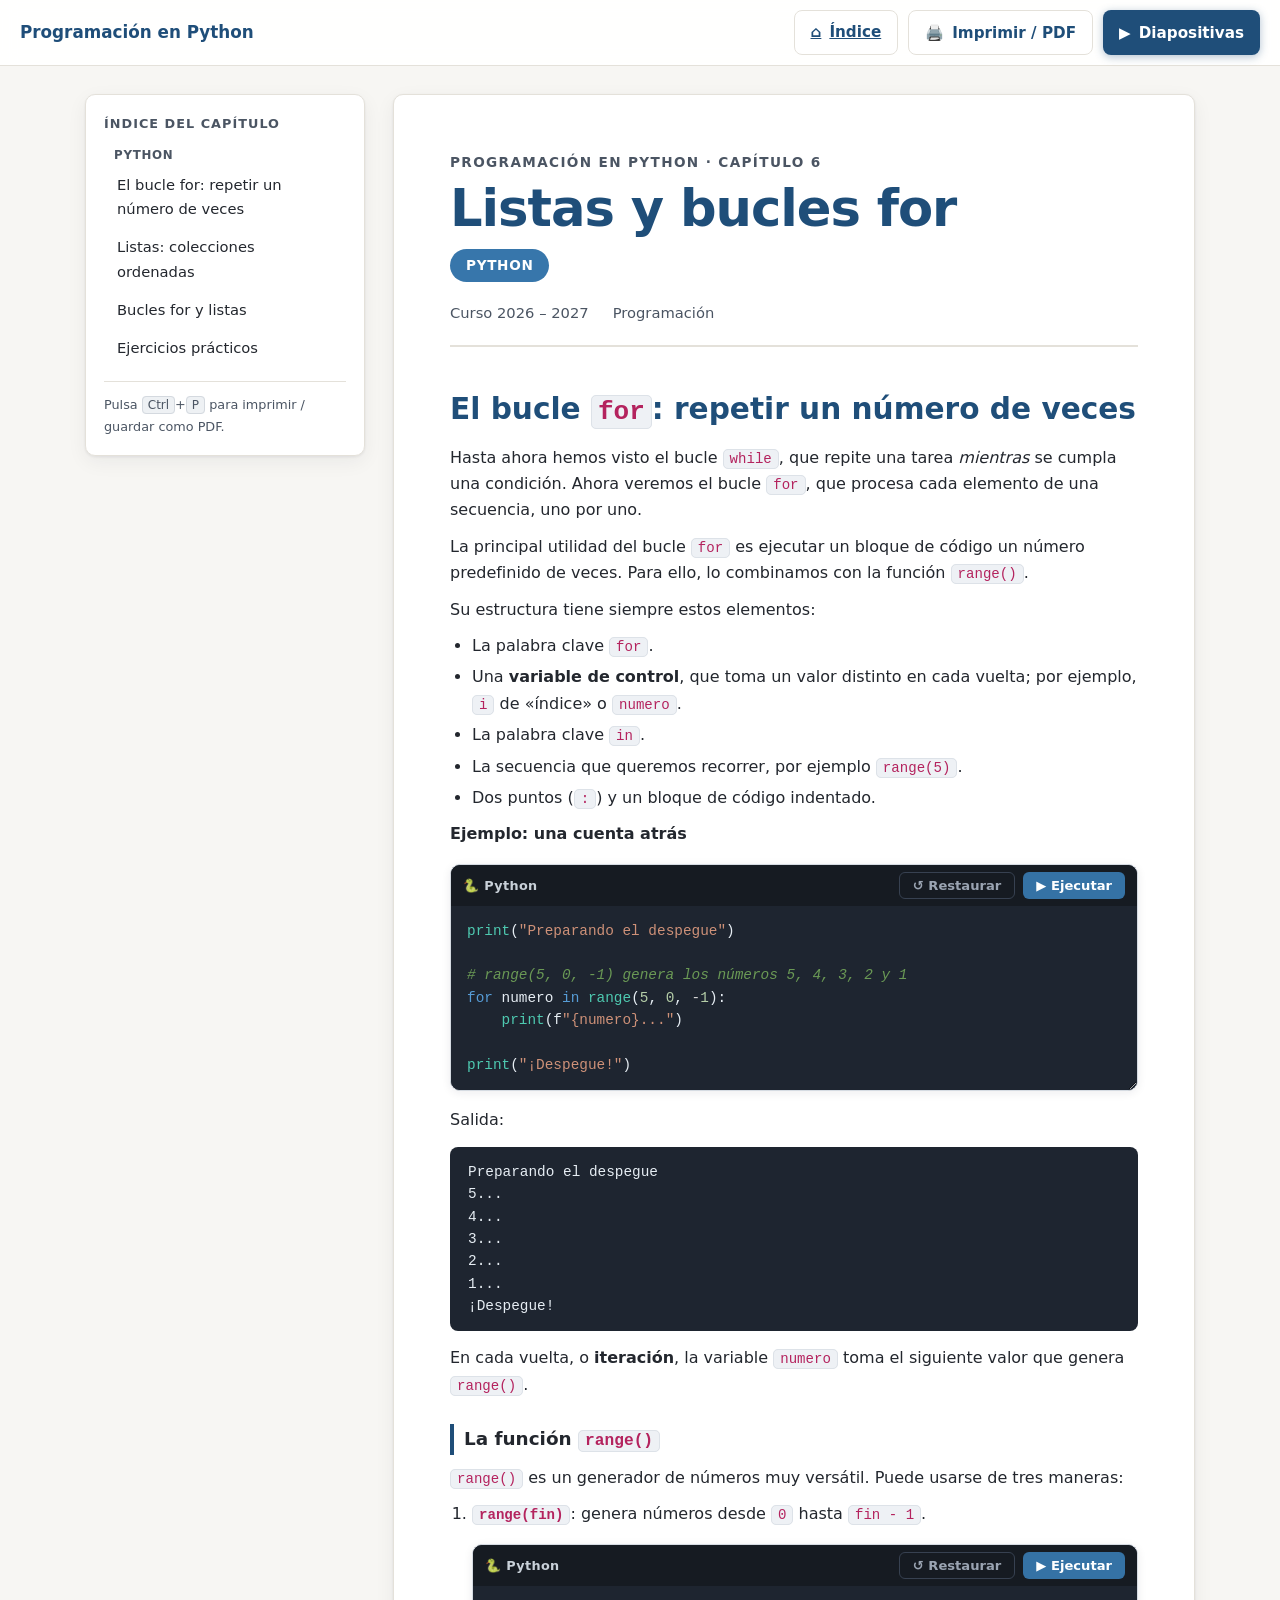
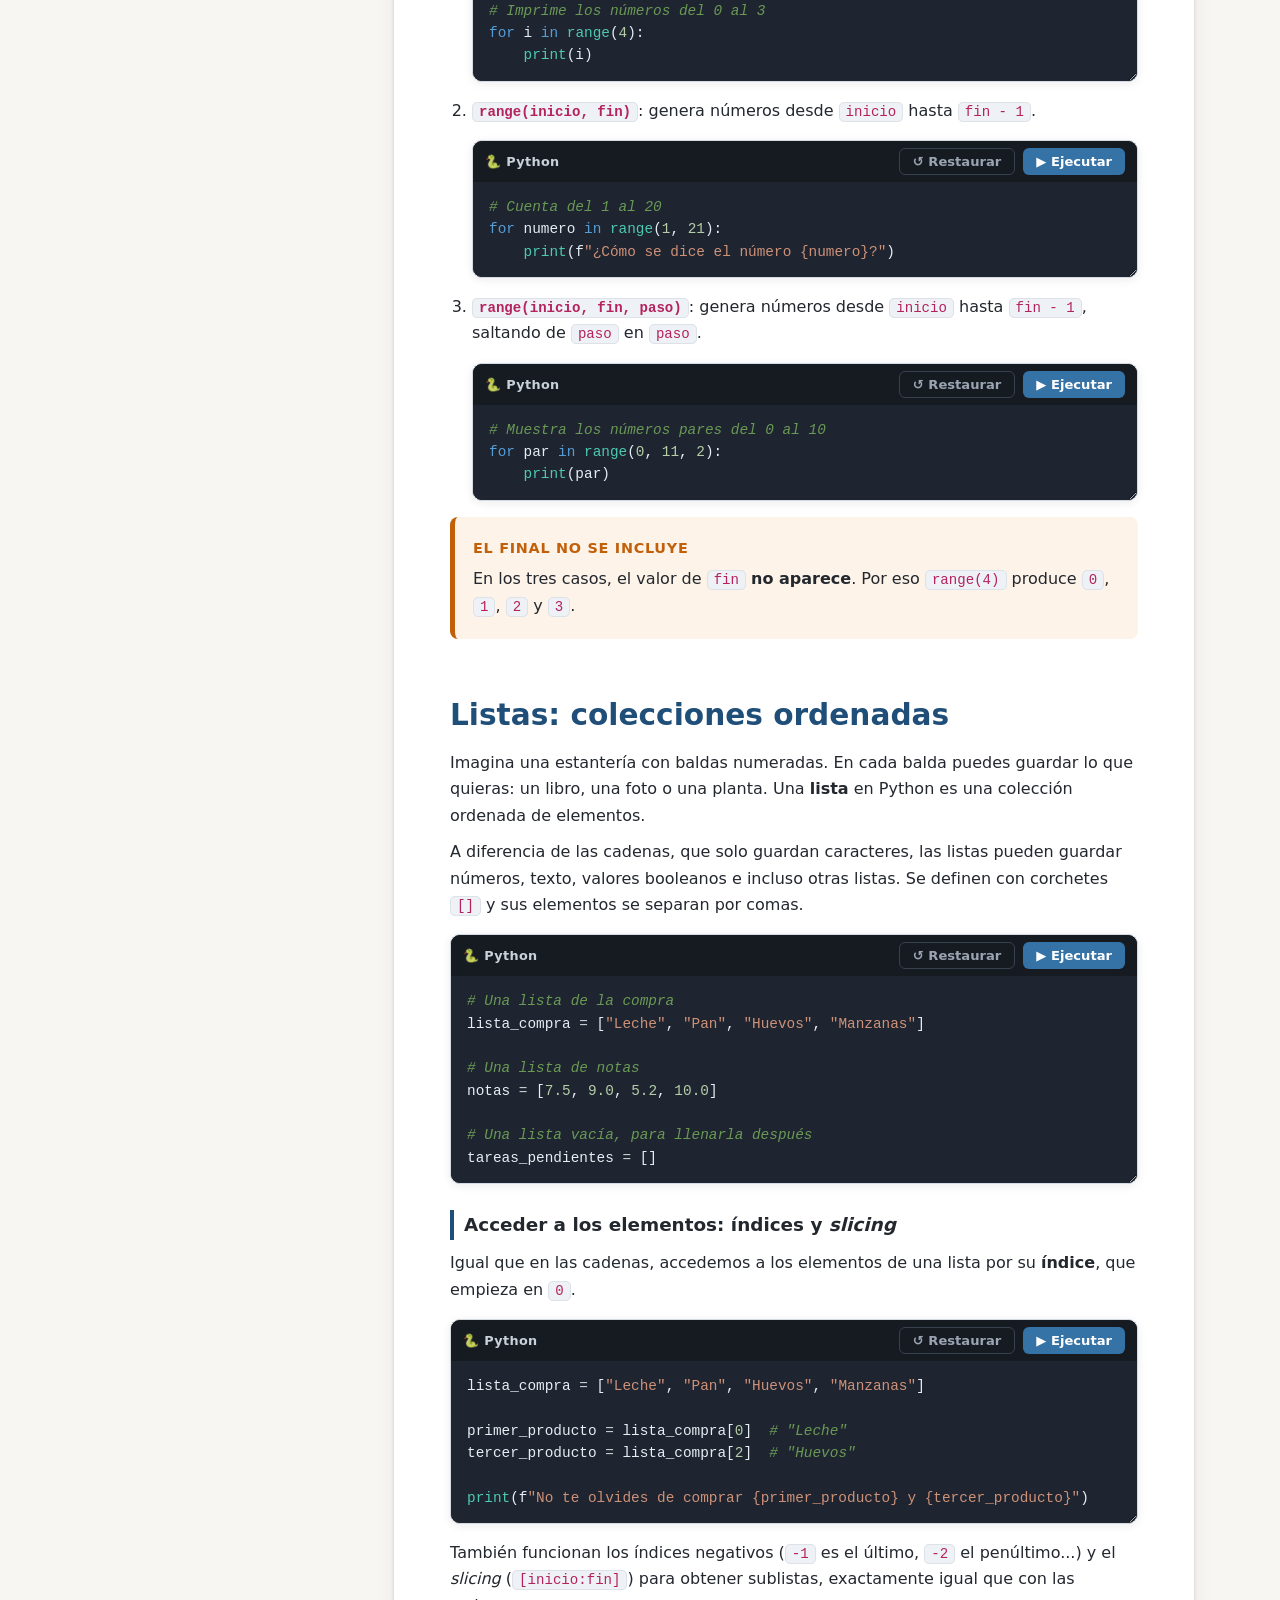
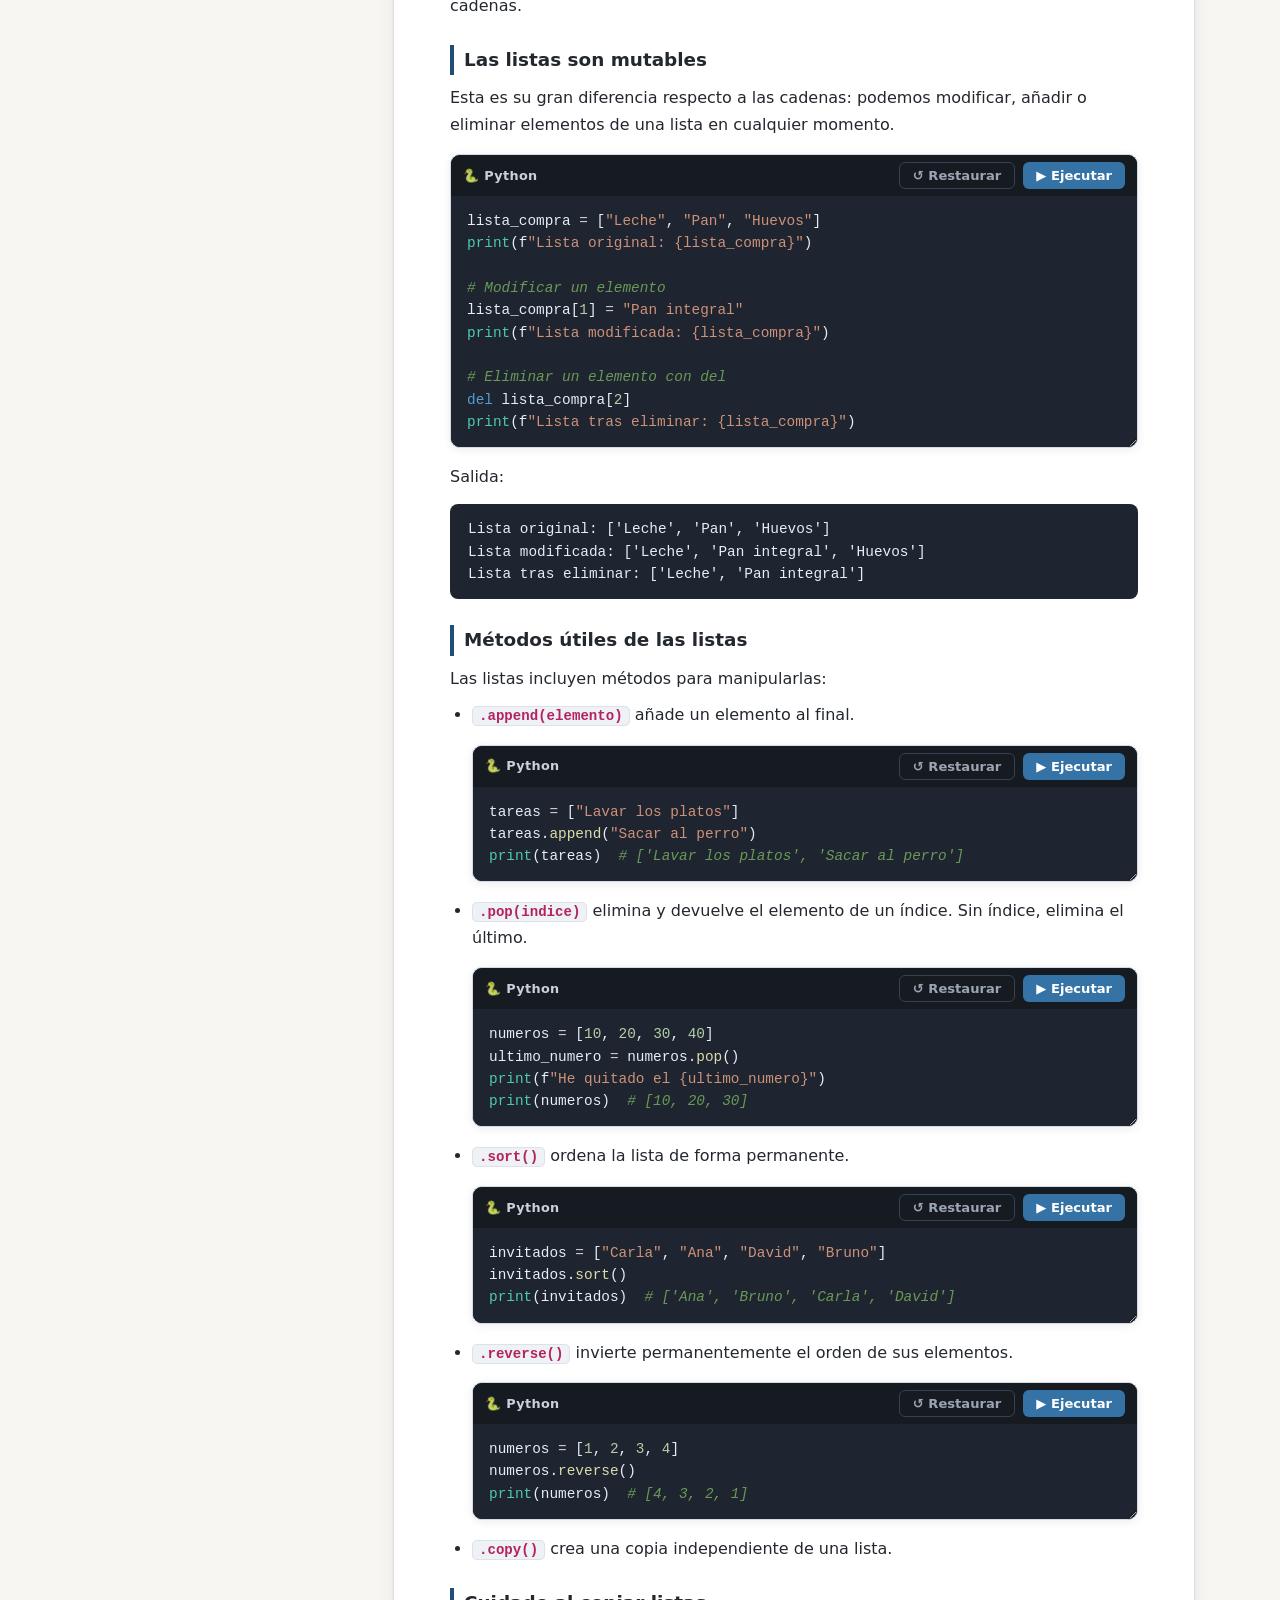
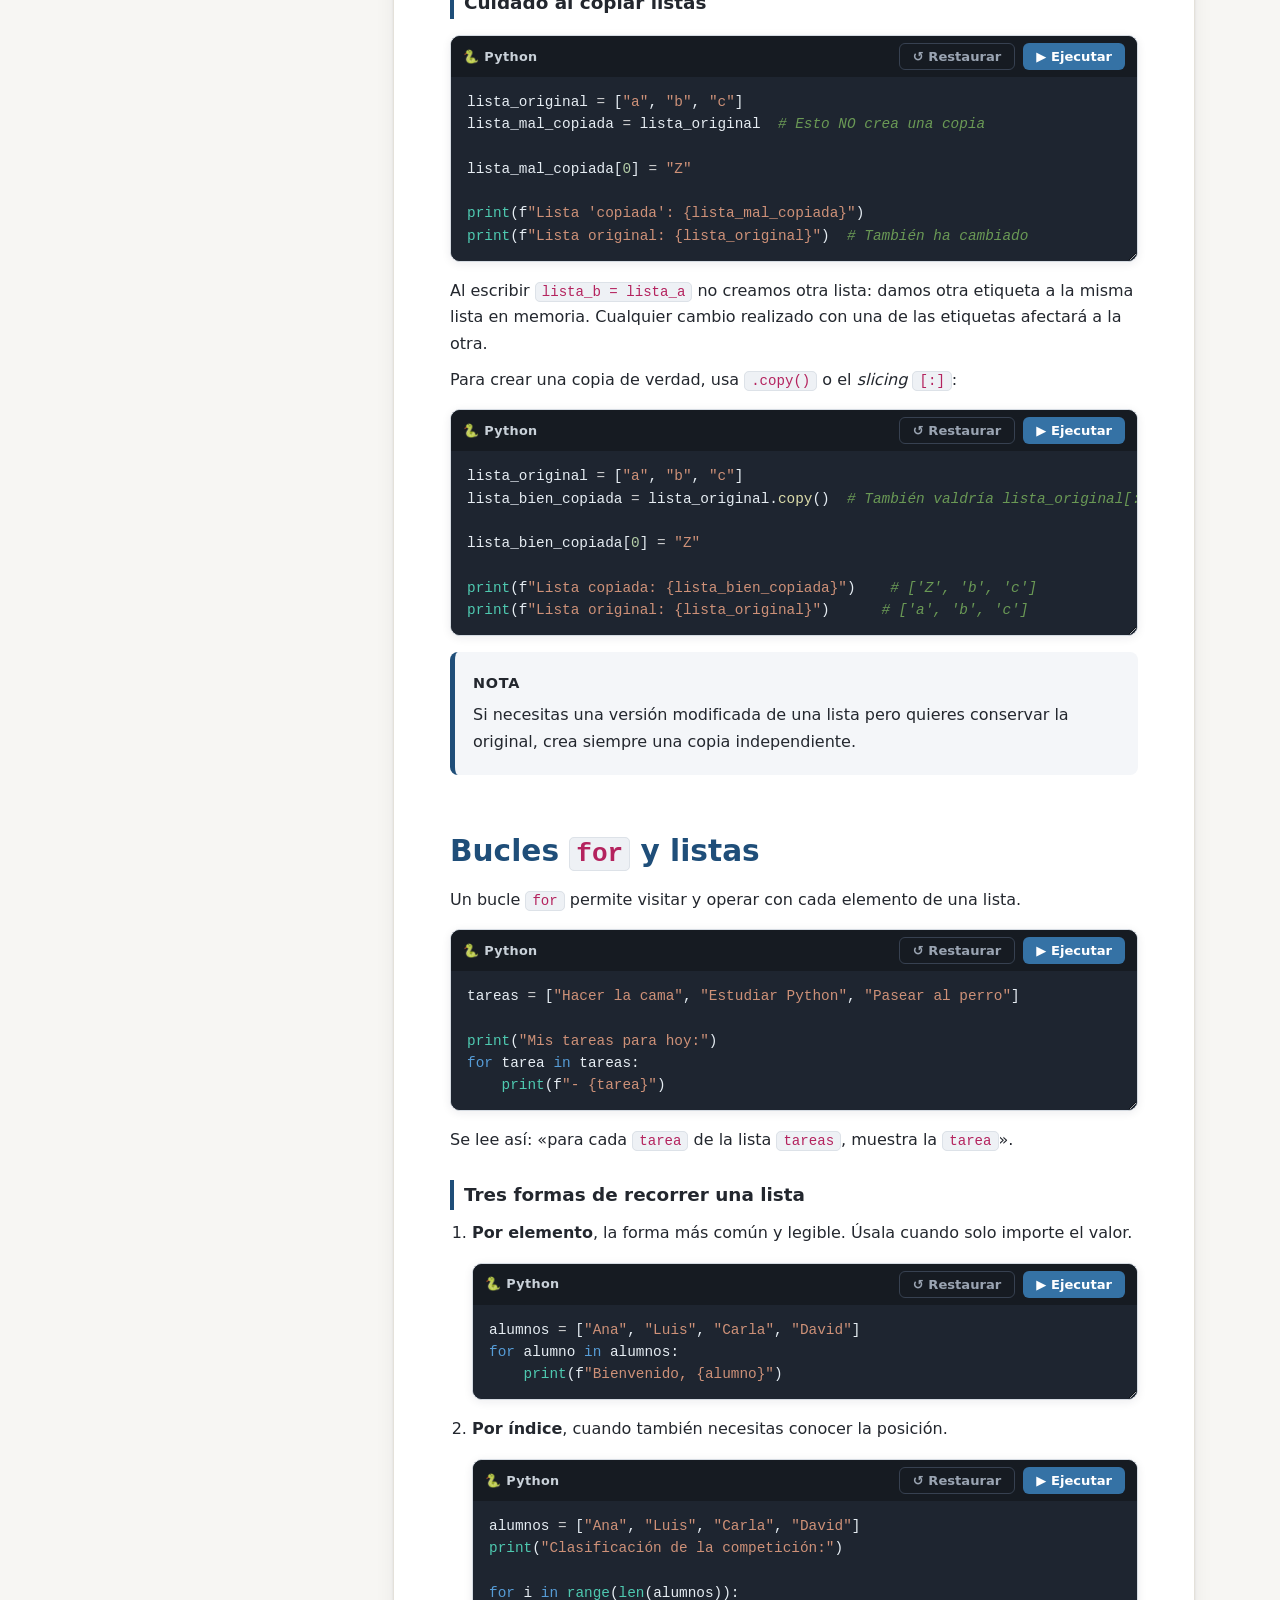
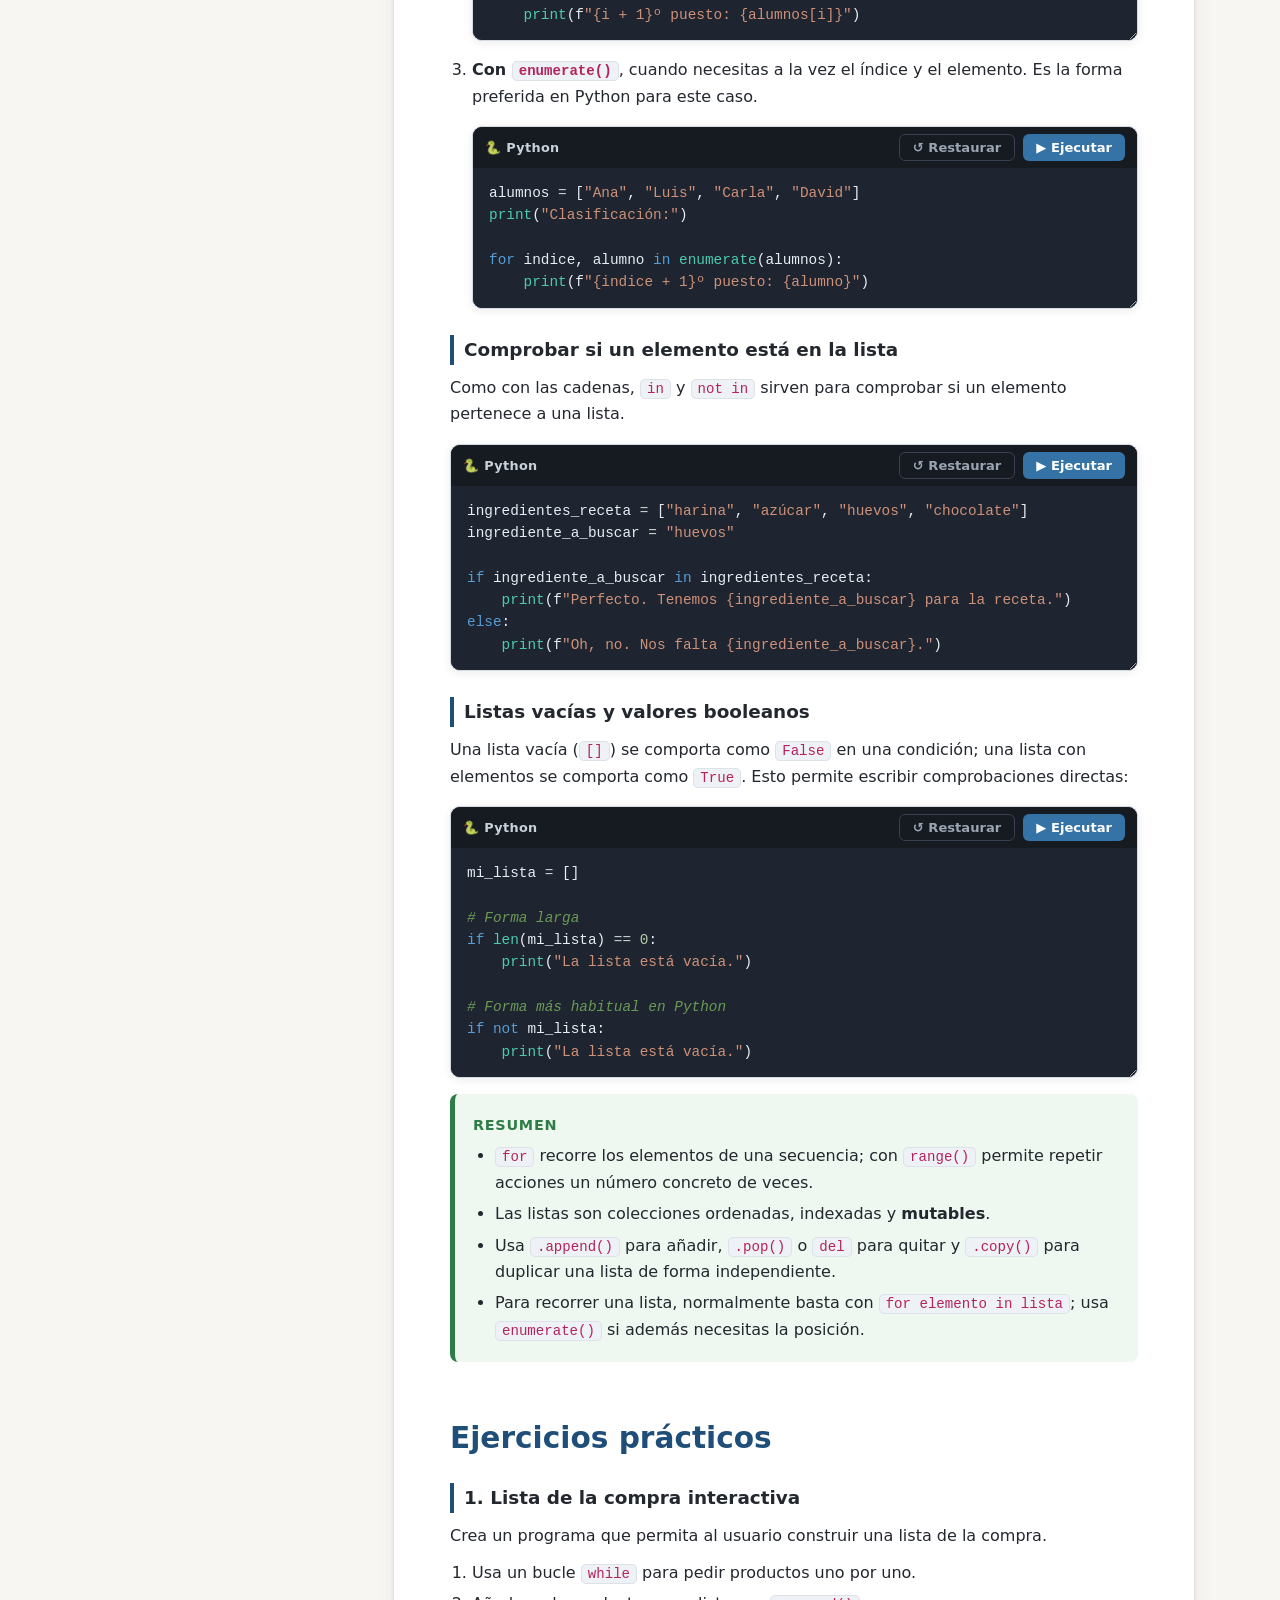
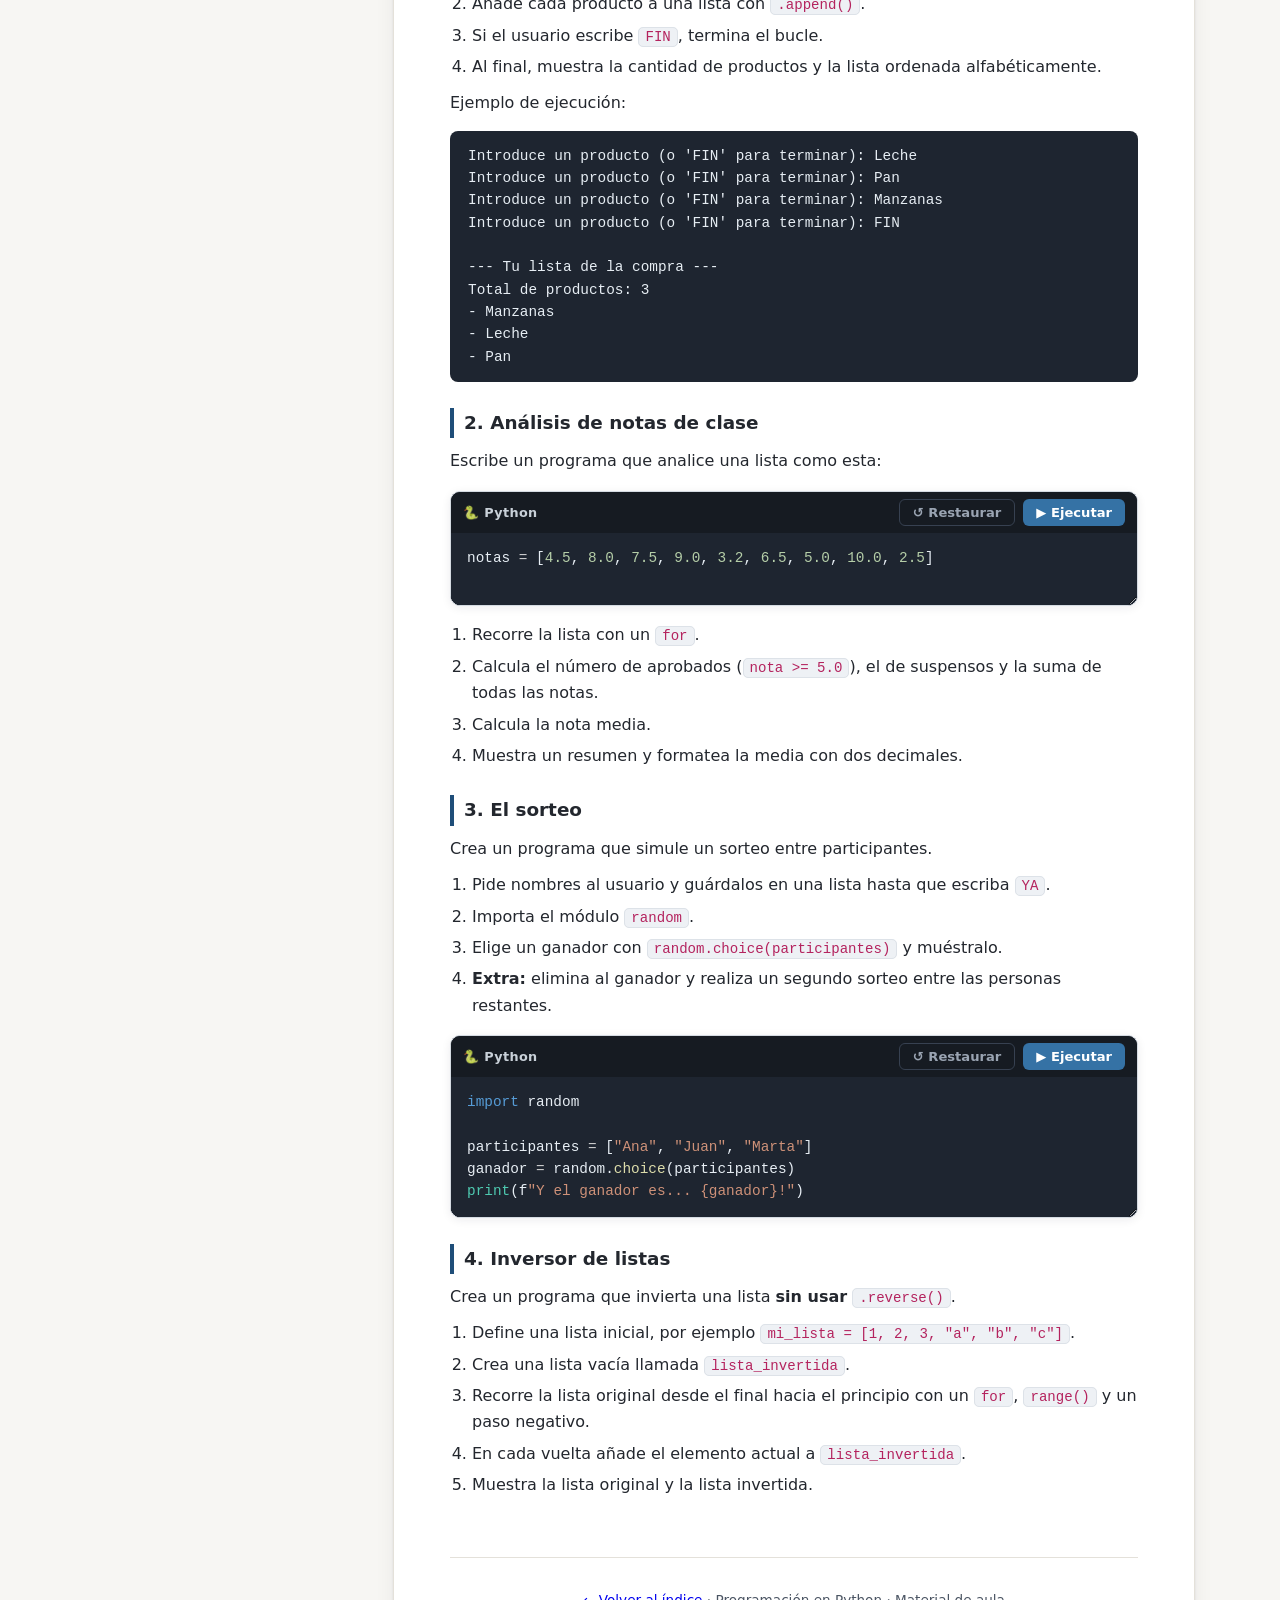
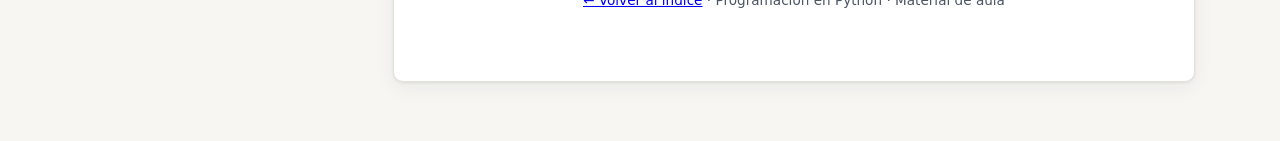
<file: capitulos/06-listas-y-bucles-for.html>
<!DOCTYPE html>
<html lang="es">
<head>
  <meta charset="UTF-8">
  <meta name="viewport" content="width=device-width, initial-scale=1.0">
  <title>Listas y bucles for · Programación en Python</title>
  <meta name="description" content="Listas y bucles for — Programación en Python">
  <link rel="stylesheet" href="../styles.css">
</head>
<body>

  <!-- ======================= BARRA SUPERIOR ======================= -->
  <header class="topbar">
    <div class="topbar__title">
      <button class="btn btn--ghost topbar__menu" id="btn-menu" aria-label="Abrir índice">☰</button>
      <span class="topbar__brand">Programación en Python</span>
    </div>
    <div class="topbar__actions">
      <a class="btn btn--outline" href="../index.html" title="Volver al índice general">⌂ <span class="btn__label">Índice</span></a>
      <button class="btn btn--outline" id="btn-print" title="Imprimir o guardar como PDF (Ctrl+P)">
        🖨️ <span class="btn__label">Imprimir / PDF</span>
      </button>
      <button class="btn btn--primary" id="btn-slides" title="Ver el contenido como diapositivas">
        ▶ <span class="btn__label">Diapositivas</span>
      </button>
    </div>
  </header>

  <div class="layout">

    <!-- ======================= ÍNDICE LATERAL ======================= -->
    <nav class="sidebar" id="sidebar" aria-label="Índice del capítulo">
      <p class="sidebar__title">Índice del capítulo</p>
      <ol class="toc" id="toc"><!-- se genera con JS --></ol>
      <p class="sidebar__hint">Pulsa <kbd>Ctrl</kbd>+<kbd>P</kbd> para imprimir / guardar como PDF.</p>
    </nav>

    <!-- ======================= CONTENIDO ======================= -->
    <main class="content" id="content">

      <header class="cover" id="portada">
  <p class="cover__kicker">Programación en Python · Capítulo 6</p>
  <h1 class="cover__title">Listas y bucles for</h1>
  <p class="cover__subtitle"><span class="tag tag--py">Python</span></p>
  <div class="cover__meta"><span>Curso 2026 – 2027</span><span>Programación</span></div>
</header>

      <section class="slide" data-materia="python">
  <h2>El bucle <code>for</code>: repetir un número de veces</h2>
<p>Hasta ahora hemos visto el bucle <code>while</code>, que repite una tarea <em>mientras</em> se cumpla una condición. Ahora veremos el bucle <code>for</code>, que procesa cada elemento de una secuencia, uno por uno.</p>
<p>La principal utilidad del bucle <code>for</code> es ejecutar un bloque de código un número predefinido de veces. Para ello, lo combinamos con la función <code>range()</code>.</p>
<p>Su estructura tiene siempre estos elementos:</p>
<ul>
<li>La palabra clave <code>for</code>.</li>
<li>Una <strong>variable de control</strong>, que toma un valor distinto en cada vuelta; por ejemplo, <code>i</code> de «índice» o <code>numero</code>.</li>
<li>La palabra clave <code>in</code>.</li>
<li>La secuencia que queremos recorrer, por ejemplo <code>range(5)</code>.</li>
<li>Dos puntos (<code>:</code>) y un bloque de código indentado.</li>
</ul>
<p><strong>Ejemplo: una cuenta atrás</strong></p>
<div class="runner">
  <div class="runner__bar">
    <span class="runner__label">🐍 Python</span>
    <div class="runner__acciones">
      <button type="button" class="runner__btn runner__btn--reset" title="Volver al código original">↺ Restaurar</button>
      <button type="button" class="runner__btn runner__btn--run" title="Ejecutar (Ctrl + Enter)">▶ Ejecutar</button>
    </div>
  </div>
  <div class="runner__editor">
    <pre class="runner__highlight" aria-hidden="true"><code>print(&quot;Preparando el despegue&quot;)

# range(5, 0, -1) genera los números 5, 4, 3, 2 y 1
for numero in range(5, 0, -1):
    print(f&quot;{numero}...&quot;)

print(&quot;¡Despegue!&quot;)
</code></pre>
    <textarea class="runner__code" spellcheck="false" rows="7" aria-label="Código Python editable">print(&quot;Preparando el despegue&quot;)

# range(5, 0, -1) genera los números 5, 4, 3, 2 y 1
for numero in range(5, 0, -1):
    print(f&quot;{numero}...&quot;)

print(&quot;¡Despegue!&quot;)
</textarea>
  </div>
  <pre class="runner__output" hidden></pre>
</div>
<p>Salida:</p>
<pre><code class="language-text">Preparando el despegue
5...
4...
3...
2...
1...
¡Despegue!
</code></pre>
<p>En cada vuelta, o <strong>iteración</strong>, la variable <code>numero</code> toma el siguiente valor que genera <code>range()</code>.</p>
<h3>La función <code>range()</code></h3>
<p><code>range()</code> es un generador de números muy versátil. Puede usarse de tres maneras:</p>
<ol>
<li><p><strong><code>range(fin)</code></strong>: genera números desde <code>0</code> hasta <code>fin - 1</code>.</p>
<div class="runner">
  <div class="runner__bar">
    <span class="runner__label">🐍 Python</span>
    <div class="runner__acciones">
      <button type="button" class="runner__btn runner__btn--reset" title="Volver al código original">↺ Restaurar</button>
      <button type="button" class="runner__btn runner__btn--run" title="Ejecutar (Ctrl + Enter)">▶ Ejecutar</button>
    </div>
  </div>
  <div class="runner__editor">
    <pre class="runner__highlight" aria-hidden="true"><code># Imprime los números del 0 al 3
for i in range(4):
    print(i)
</code></pre>
    <textarea class="runner__code" spellcheck="false" rows="3" aria-label="Código Python editable"># Imprime los números del 0 al 3
for i in range(4):
    print(i)
</textarea>
  </div>
  <pre class="runner__output" hidden></pre>
</div>
</li>
<li><p><strong><code>range(inicio, fin)</code></strong>: genera números desde <code>inicio</code> hasta <code>fin - 1</code>.</p>
<div class="runner">
  <div class="runner__bar">
    <span class="runner__label">🐍 Python</span>
    <div class="runner__acciones">
      <button type="button" class="runner__btn runner__btn--reset" title="Volver al código original">↺ Restaurar</button>
      <button type="button" class="runner__btn runner__btn--run" title="Ejecutar (Ctrl + Enter)">▶ Ejecutar</button>
    </div>
  </div>
  <div class="runner__editor">
    <pre class="runner__highlight" aria-hidden="true"><code># Cuenta del 1 al 20
for numero in range(1, 21):
    print(f&quot;¿Cómo se dice el número {numero}?&quot;)
</code></pre>
    <textarea class="runner__code" spellcheck="false" rows="3" aria-label="Código Python editable"># Cuenta del 1 al 20
for numero in range(1, 21):
    print(f&quot;¿Cómo se dice el número {numero}?&quot;)
</textarea>
  </div>
  <pre class="runner__output" hidden></pre>
</div>
</li>
<li><p><strong><code>range(inicio, fin, paso)</code></strong>: genera números desde <code>inicio</code> hasta <code>fin - 1</code>, saltando de <code>paso</code> en <code>paso</code>.</p>
<div class="runner">
  <div class="runner__bar">
    <span class="runner__label">🐍 Python</span>
    <div class="runner__acciones">
      <button type="button" class="runner__btn runner__btn--reset" title="Volver al código original">↺ Restaurar</button>
      <button type="button" class="runner__btn runner__btn--run" title="Ejecutar (Ctrl + Enter)">▶ Ejecutar</button>
    </div>
  </div>
  <div class="runner__editor">
    <pre class="runner__highlight" aria-hidden="true"><code># Muestra los números pares del 0 al 10
for par in range(0, 11, 2):
    print(par)
</code></pre>
    <textarea class="runner__code" spellcheck="false" rows="3" aria-label="Código Python editable"># Muestra los números pares del 0 al 10
for par in range(0, 11, 2):
    print(par)
</textarea>
  </div>
  <pre class="runner__output" hidden></pre>
</div>
</li>
</ol>

<div class="box box--dato">
<p class="box__title">El final no se incluye</p>
<p>En los tres casos, el valor de <code>fin</code> <strong>no aparece</strong>. Por eso <code>range(4)</code> produce <code>0</code>, <code>1</code>, <code>2</code> y <code>3</code>.</p>

</div>
</section>
<section class="slide" data-materia="python">
  <h2>Listas: colecciones ordenadas</h2>
<p>Imagina una estantería con baldas numeradas. En cada balda puedes guardar lo que quieras: un libro, una foto o una planta. Una <strong>lista</strong> en Python es una colección ordenada de elementos.</p>
<p>A diferencia de las cadenas, que solo guardan caracteres, las listas pueden guardar números, texto, valores booleanos e incluso otras listas. Se definen con corchetes <code>[]</code> y sus elementos se separan por comas.</p>
<div class="runner">
  <div class="runner__bar">
    <span class="runner__label">🐍 Python</span>
    <div class="runner__acciones">
      <button type="button" class="runner__btn runner__btn--reset" title="Volver al código original">↺ Restaurar</button>
      <button type="button" class="runner__btn runner__btn--run" title="Ejecutar (Ctrl + Enter)">▶ Ejecutar</button>
    </div>
  </div>
  <div class="runner__editor">
    <pre class="runner__highlight" aria-hidden="true"><code># Una lista de la compra
lista_compra = [&quot;Leche&quot;, &quot;Pan&quot;, &quot;Huevos&quot;, &quot;Manzanas&quot;]

# Una lista de notas
notas = [7.5, 9.0, 5.2, 10.0]

# Una lista vacía, para llenarla después
tareas_pendientes = []
</code></pre>
    <textarea class="runner__code" spellcheck="false" rows="8" aria-label="Código Python editable"># Una lista de la compra
lista_compra = [&quot;Leche&quot;, &quot;Pan&quot;, &quot;Huevos&quot;, &quot;Manzanas&quot;]

# Una lista de notas
notas = [7.5, 9.0, 5.2, 10.0]

# Una lista vacía, para llenarla después
tareas_pendientes = []
</textarea>
  </div>
  <pre class="runner__output" hidden></pre>
</div>
<h3>Acceder a los elementos: índices y <em>slicing</em></h3>
<p>Igual que en las cadenas, accedemos a los elementos de una lista por su <strong>índice</strong>, que empieza en <code>0</code>.</p>
<div class="runner">
  <div class="runner__bar">
    <span class="runner__label">🐍 Python</span>
    <div class="runner__acciones">
      <button type="button" class="runner__btn runner__btn--reset" title="Volver al código original">↺ Restaurar</button>
      <button type="button" class="runner__btn runner__btn--run" title="Ejecutar (Ctrl + Enter)">▶ Ejecutar</button>
    </div>
  </div>
  <div class="runner__editor">
    <pre class="runner__highlight" aria-hidden="true"><code>lista_compra = [&quot;Leche&quot;, &quot;Pan&quot;, &quot;Huevos&quot;, &quot;Manzanas&quot;]

primer_producto = lista_compra[0]  # &quot;Leche&quot;
tercer_producto = lista_compra[2]  # &quot;Huevos&quot;

print(f&quot;No te olvides de comprar {primer_producto} y {tercer_producto}&quot;)
</code></pre>
    <textarea class="runner__code" spellcheck="false" rows="6" aria-label="Código Python editable">lista_compra = [&quot;Leche&quot;, &quot;Pan&quot;, &quot;Huevos&quot;, &quot;Manzanas&quot;]

primer_producto = lista_compra[0]  # &quot;Leche&quot;
tercer_producto = lista_compra[2]  # &quot;Huevos&quot;

print(f&quot;No te olvides de comprar {primer_producto} y {tercer_producto}&quot;)
</textarea>
  </div>
  <pre class="runner__output" hidden></pre>
</div>
<p>También funcionan los índices negativos (<code>-1</code> es el último, <code>-2</code> el penúltimo...) y el <em>slicing</em> (<code>[inicio:fin]</code>) para obtener sublistas, exactamente igual que con las cadenas.</p>
<h3>Las listas son mutables</h3>
<p>Esta es su gran diferencia respecto a las cadenas: podemos modificar, añadir o eliminar elementos de una lista en cualquier momento.</p>
<div class="runner">
  <div class="runner__bar">
    <span class="runner__label">🐍 Python</span>
    <div class="runner__acciones">
      <button type="button" class="runner__btn runner__btn--reset" title="Volver al código original">↺ Restaurar</button>
      <button type="button" class="runner__btn runner__btn--run" title="Ejecutar (Ctrl + Enter)">▶ Ejecutar</button>
    </div>
  </div>
  <div class="runner__editor">
    <pre class="runner__highlight" aria-hidden="true"><code>lista_compra = [&quot;Leche&quot;, &quot;Pan&quot;, &quot;Huevos&quot;]
print(f&quot;Lista original: {lista_compra}&quot;)

# Modificar un elemento
lista_compra[1] = &quot;Pan integral&quot;
print(f&quot;Lista modificada: {lista_compra}&quot;)

# Eliminar un elemento con del
del lista_compra[2]
print(f&quot;Lista tras eliminar: {lista_compra}&quot;)
</code></pre>
    <textarea class="runner__code" spellcheck="false" rows="10" aria-label="Código Python editable">lista_compra = [&quot;Leche&quot;, &quot;Pan&quot;, &quot;Huevos&quot;]
print(f&quot;Lista original: {lista_compra}&quot;)

# Modificar un elemento
lista_compra[1] = &quot;Pan integral&quot;
print(f&quot;Lista modificada: {lista_compra}&quot;)

# Eliminar un elemento con del
del lista_compra[2]
print(f&quot;Lista tras eliminar: {lista_compra}&quot;)
</textarea>
  </div>
  <pre class="runner__output" hidden></pre>
</div>
<p>Salida:</p>
<pre><code class="language-text">Lista original: [&#39;Leche&#39;, &#39;Pan&#39;, &#39;Huevos&#39;]
Lista modificada: [&#39;Leche&#39;, &#39;Pan integral&#39;, &#39;Huevos&#39;]
Lista tras eliminar: [&#39;Leche&#39;, &#39;Pan integral&#39;]
</code></pre>
<h3>Métodos útiles de las listas</h3>
<p>Las listas incluyen métodos para manipularlas:</p>
<ul>
<li><p><strong><code>.append(elemento)</code></strong> añade un elemento al final.</p>
<div class="runner">
  <div class="runner__bar">
    <span class="runner__label">🐍 Python</span>
    <div class="runner__acciones">
      <button type="button" class="runner__btn runner__btn--reset" title="Volver al código original">↺ Restaurar</button>
      <button type="button" class="runner__btn runner__btn--run" title="Ejecutar (Ctrl + Enter)">▶ Ejecutar</button>
    </div>
  </div>
  <div class="runner__editor">
    <pre class="runner__highlight" aria-hidden="true"><code>tareas = [&quot;Lavar los platos&quot;]
tareas.append(&quot;Sacar al perro&quot;)
print(tareas)  # [&#39;Lavar los platos&#39;, &#39;Sacar al perro&#39;]
</code></pre>
    <textarea class="runner__code" spellcheck="false" rows="3" aria-label="Código Python editable">tareas = [&quot;Lavar los platos&quot;]
tareas.append(&quot;Sacar al perro&quot;)
print(tareas)  # [&#39;Lavar los platos&#39;, &#39;Sacar al perro&#39;]
</textarea>
  </div>
  <pre class="runner__output" hidden></pre>
</div>
</li>
<li><p><strong><code>.pop(indice)</code></strong> elimina y devuelve el elemento de un índice. Sin índice, elimina el último.</p>
<div class="runner">
  <div class="runner__bar">
    <span class="runner__label">🐍 Python</span>
    <div class="runner__acciones">
      <button type="button" class="runner__btn runner__btn--reset" title="Volver al código original">↺ Restaurar</button>
      <button type="button" class="runner__btn runner__btn--run" title="Ejecutar (Ctrl + Enter)">▶ Ejecutar</button>
    </div>
  </div>
  <div class="runner__editor">
    <pre class="runner__highlight" aria-hidden="true"><code>numeros = [10, 20, 30, 40]
ultimo_numero = numeros.pop()
print(f&quot;He quitado el {ultimo_numero}&quot;)
print(numeros)  # [10, 20, 30]
</code></pre>
    <textarea class="runner__code" spellcheck="false" rows="4" aria-label="Código Python editable">numeros = [10, 20, 30, 40]
ultimo_numero = numeros.pop()
print(f&quot;He quitado el {ultimo_numero}&quot;)
print(numeros)  # [10, 20, 30]
</textarea>
  </div>
  <pre class="runner__output" hidden></pre>
</div>
</li>
<li><p><strong><code>.sort()</code></strong> ordena la lista de forma permanente.</p>
<div class="runner">
  <div class="runner__bar">
    <span class="runner__label">🐍 Python</span>
    <div class="runner__acciones">
      <button type="button" class="runner__btn runner__btn--reset" title="Volver al código original">↺ Restaurar</button>
      <button type="button" class="runner__btn runner__btn--run" title="Ejecutar (Ctrl + Enter)">▶ Ejecutar</button>
    </div>
  </div>
  <div class="runner__editor">
    <pre class="runner__highlight" aria-hidden="true"><code>invitados = [&quot;Carla&quot;, &quot;Ana&quot;, &quot;David&quot;, &quot;Bruno&quot;]
invitados.sort()
print(invitados)  # [&#39;Ana&#39;, &#39;Bruno&#39;, &#39;Carla&#39;, &#39;David&#39;]
</code></pre>
    <textarea class="runner__code" spellcheck="false" rows="3" aria-label="Código Python editable">invitados = [&quot;Carla&quot;, &quot;Ana&quot;, &quot;David&quot;, &quot;Bruno&quot;]
invitados.sort()
print(invitados)  # [&#39;Ana&#39;, &#39;Bruno&#39;, &#39;Carla&#39;, &#39;David&#39;]
</textarea>
  </div>
  <pre class="runner__output" hidden></pre>
</div>
</li>
<li><p><strong><code>.reverse()</code></strong> invierte permanentemente el orden de sus elementos.</p>
<div class="runner">
  <div class="runner__bar">
    <span class="runner__label">🐍 Python</span>
    <div class="runner__acciones">
      <button type="button" class="runner__btn runner__btn--reset" title="Volver al código original">↺ Restaurar</button>
      <button type="button" class="runner__btn runner__btn--run" title="Ejecutar (Ctrl + Enter)">▶ Ejecutar</button>
    </div>
  </div>
  <div class="runner__editor">
    <pre class="runner__highlight" aria-hidden="true"><code>numeros = [1, 2, 3, 4]
numeros.reverse()
print(numeros)  # [4, 3, 2, 1]
</code></pre>
    <textarea class="runner__code" spellcheck="false" rows="3" aria-label="Código Python editable">numeros = [1, 2, 3, 4]
numeros.reverse()
print(numeros)  # [4, 3, 2, 1]
</textarea>
  </div>
  <pre class="runner__output" hidden></pre>
</div>
</li>
<li><p><strong><code>.copy()</code></strong> crea una copia independiente de una lista.</p>
</li>
</ul>
<h3>Cuidado al copiar listas</h3>
<div class="runner">
  <div class="runner__bar">
    <span class="runner__label">🐍 Python</span>
    <div class="runner__acciones">
      <button type="button" class="runner__btn runner__btn--reset" title="Volver al código original">↺ Restaurar</button>
      <button type="button" class="runner__btn runner__btn--run" title="Ejecutar (Ctrl + Enter)">▶ Ejecutar</button>
    </div>
  </div>
  <div class="runner__editor">
    <pre class="runner__highlight" aria-hidden="true"><code>lista_original = [&quot;a&quot;, &quot;b&quot;, &quot;c&quot;]
lista_mal_copiada = lista_original  # Esto NO crea una copia

lista_mal_copiada[0] = &quot;Z&quot;

print(f&quot;Lista &#39;copiada&#39;: {lista_mal_copiada}&quot;)
print(f&quot;Lista original: {lista_original}&quot;)  # También ha cambiado
</code></pre>
    <textarea class="runner__code" spellcheck="false" rows="7" aria-label="Código Python editable">lista_original = [&quot;a&quot;, &quot;b&quot;, &quot;c&quot;]
lista_mal_copiada = lista_original  # Esto NO crea una copia

lista_mal_copiada[0] = &quot;Z&quot;

print(f&quot;Lista &#39;copiada&#39;: {lista_mal_copiada}&quot;)
print(f&quot;Lista original: {lista_original}&quot;)  # También ha cambiado
</textarea>
  </div>
  <pre class="runner__output" hidden></pre>
</div>
<p>Al escribir <code>lista_b = lista_a</code> no creamos otra lista: damos otra etiqueta a la misma lista en memoria. Cualquier cambio realizado con una de las etiquetas afectará a la otra.</p>
<p>Para crear una copia de verdad, usa <code>.copy()</code> o el <em>slicing</em> <code>[:]</code>:</p>
<div class="runner">
  <div class="runner__bar">
    <span class="runner__label">🐍 Python</span>
    <div class="runner__acciones">
      <button type="button" class="runner__btn runner__btn--reset" title="Volver al código original">↺ Restaurar</button>
      <button type="button" class="runner__btn runner__btn--run" title="Ejecutar (Ctrl + Enter)">▶ Ejecutar</button>
    </div>
  </div>
  <div class="runner__editor">
    <pre class="runner__highlight" aria-hidden="true"><code>lista_original = [&quot;a&quot;, &quot;b&quot;, &quot;c&quot;]
lista_bien_copiada = lista_original.copy()  # También valdría lista_original[:]

lista_bien_copiada[0] = &quot;Z&quot;

print(f&quot;Lista copiada: {lista_bien_copiada}&quot;)    # [&#39;Z&#39;, &#39;b&#39;, &#39;c&#39;]
print(f&quot;Lista original: {lista_original}&quot;)      # [&#39;a&#39;, &#39;b&#39;, &#39;c&#39;]
</code></pre>
    <textarea class="runner__code" spellcheck="false" rows="7" aria-label="Código Python editable">lista_original = [&quot;a&quot;, &quot;b&quot;, &quot;c&quot;]
lista_bien_copiada = lista_original.copy()  # También valdría lista_original[:]

lista_bien_copiada[0] = &quot;Z&quot;

print(f&quot;Lista copiada: {lista_bien_copiada}&quot;)    # [&#39;Z&#39;, &#39;b&#39;, &#39;c&#39;]
print(f&quot;Lista original: {lista_original}&quot;)      # [&#39;a&#39;, &#39;b&#39;, &#39;c&#39;]
</textarea>
  </div>
  <pre class="runner__output" hidden></pre>
</div>

<div class="box">
<p class="box__title">Nota</p>
<p>Si necesitas una versión modificada de una lista pero quieres conservar la original, crea siempre una copia independiente.</p>

</div>
</section>
<section class="slide" data-materia="python">
  <h2>Bucles <code>for</code> y listas</h2>
<p>Un bucle <code>for</code> permite visitar y operar con cada elemento de una lista.</p>
<div class="runner">
  <div class="runner__bar">
    <span class="runner__label">🐍 Python</span>
    <div class="runner__acciones">
      <button type="button" class="runner__btn runner__btn--reset" title="Volver al código original">↺ Restaurar</button>
      <button type="button" class="runner__btn runner__btn--run" title="Ejecutar (Ctrl + Enter)">▶ Ejecutar</button>
    </div>
  </div>
  <div class="runner__editor">
    <pre class="runner__highlight" aria-hidden="true"><code>tareas = [&quot;Hacer la cama&quot;, &quot;Estudiar Python&quot;, &quot;Pasear al perro&quot;]

print(&quot;Mis tareas para hoy:&quot;)
for tarea in tareas:
    print(f&quot;- {tarea}&quot;)
</code></pre>
    <textarea class="runner__code" spellcheck="false" rows="5" aria-label="Código Python editable">tareas = [&quot;Hacer la cama&quot;, &quot;Estudiar Python&quot;, &quot;Pasear al perro&quot;]

print(&quot;Mis tareas para hoy:&quot;)
for tarea in tareas:
    print(f&quot;- {tarea}&quot;)
</textarea>
  </div>
  <pre class="runner__output" hidden></pre>
</div>
<p>Se lee así: «para cada <code>tarea</code> de la lista <code>tareas</code>, muestra la <code>tarea</code>».</p>
<h3>Tres formas de recorrer una lista</h3>
<ol>
<li><p><strong>Por elemento</strong>, la forma más común y legible. Úsala cuando solo importe el valor.</p>
<div class="runner">
  <div class="runner__bar">
    <span class="runner__label">🐍 Python</span>
    <div class="runner__acciones">
      <button type="button" class="runner__btn runner__btn--reset" title="Volver al código original">↺ Restaurar</button>
      <button type="button" class="runner__btn runner__btn--run" title="Ejecutar (Ctrl + Enter)">▶ Ejecutar</button>
    </div>
  </div>
  <div class="runner__editor">
    <pre class="runner__highlight" aria-hidden="true"><code>alumnos = [&quot;Ana&quot;, &quot;Luis&quot;, &quot;Carla&quot;, &quot;David&quot;]
for alumno in alumnos:
    print(f&quot;Bienvenido, {alumno}&quot;)
</code></pre>
    <textarea class="runner__code" spellcheck="false" rows="3" aria-label="Código Python editable">alumnos = [&quot;Ana&quot;, &quot;Luis&quot;, &quot;Carla&quot;, &quot;David&quot;]
for alumno in alumnos:
    print(f&quot;Bienvenido, {alumno}&quot;)
</textarea>
  </div>
  <pre class="runner__output" hidden></pre>
</div>
</li>
<li><p><strong>Por índice</strong>, cuando también necesitas conocer la posición.</p>
<div class="runner">
  <div class="runner__bar">
    <span class="runner__label">🐍 Python</span>
    <div class="runner__acciones">
      <button type="button" class="runner__btn runner__btn--reset" title="Volver al código original">↺ Restaurar</button>
      <button type="button" class="runner__btn runner__btn--run" title="Ejecutar (Ctrl + Enter)">▶ Ejecutar</button>
    </div>
  </div>
  <div class="runner__editor">
    <pre class="runner__highlight" aria-hidden="true"><code>alumnos = [&quot;Ana&quot;, &quot;Luis&quot;, &quot;Carla&quot;, &quot;David&quot;]
print(&quot;Clasificación de la competición:&quot;)

for i in range(len(alumnos)):
    print(f&quot;{i + 1}º puesto: {alumnos[i]}&quot;)
</code></pre>
    <textarea class="runner__code" spellcheck="false" rows="5" aria-label="Código Python editable">alumnos = [&quot;Ana&quot;, &quot;Luis&quot;, &quot;Carla&quot;, &quot;David&quot;]
print(&quot;Clasificación de la competición:&quot;)

for i in range(len(alumnos)):
    print(f&quot;{i + 1}º puesto: {alumnos[i]}&quot;)
</textarea>
  </div>
  <pre class="runner__output" hidden></pre>
</div>
</li>
<li><p><strong>Con <code>enumerate()</code></strong>, cuando necesitas a la vez el índice y el elemento. Es la forma preferida en Python para este caso.</p>
<div class="runner">
  <div class="runner__bar">
    <span class="runner__label">🐍 Python</span>
    <div class="runner__acciones">
      <button type="button" class="runner__btn runner__btn--reset" title="Volver al código original">↺ Restaurar</button>
      <button type="button" class="runner__btn runner__btn--run" title="Ejecutar (Ctrl + Enter)">▶ Ejecutar</button>
    </div>
  </div>
  <div class="runner__editor">
    <pre class="runner__highlight" aria-hidden="true"><code>alumnos = [&quot;Ana&quot;, &quot;Luis&quot;, &quot;Carla&quot;, &quot;David&quot;]
print(&quot;Clasificación:&quot;)

for indice, alumno in enumerate(alumnos):
    print(f&quot;{indice + 1}º puesto: {alumno}&quot;)
</code></pre>
    <textarea class="runner__code" spellcheck="false" rows="5" aria-label="Código Python editable">alumnos = [&quot;Ana&quot;, &quot;Luis&quot;, &quot;Carla&quot;, &quot;David&quot;]
print(&quot;Clasificación:&quot;)

for indice, alumno in enumerate(alumnos):
    print(f&quot;{indice + 1}º puesto: {alumno}&quot;)
</textarea>
  </div>
  <pre class="runner__output" hidden></pre>
</div>
</li>
</ol>
<h3>Comprobar si un elemento está en la lista</h3>
<p>Como con las cadenas, <code>in</code> y <code>not in</code> sirven para comprobar si un elemento pertenece a una lista.</p>
<div class="runner">
  <div class="runner__bar">
    <span class="runner__label">🐍 Python</span>
    <div class="runner__acciones">
      <button type="button" class="runner__btn runner__btn--reset" title="Volver al código original">↺ Restaurar</button>
      <button type="button" class="runner__btn runner__btn--run" title="Ejecutar (Ctrl + Enter)">▶ Ejecutar</button>
    </div>
  </div>
  <div class="runner__editor">
    <pre class="runner__highlight" aria-hidden="true"><code>ingredientes_receta = [&quot;harina&quot;, &quot;azúcar&quot;, &quot;huevos&quot;, &quot;chocolate&quot;]
ingrediente_a_buscar = &quot;huevos&quot;

if ingrediente_a_buscar in ingredientes_receta:
    print(f&quot;Perfecto. Tenemos {ingrediente_a_buscar} para la receta.&quot;)
else:
    print(f&quot;Oh, no. Nos falta {ingrediente_a_buscar}.&quot;)
</code></pre>
    <textarea class="runner__code" spellcheck="false" rows="7" aria-label="Código Python editable">ingredientes_receta = [&quot;harina&quot;, &quot;azúcar&quot;, &quot;huevos&quot;, &quot;chocolate&quot;]
ingrediente_a_buscar = &quot;huevos&quot;

if ingrediente_a_buscar in ingredientes_receta:
    print(f&quot;Perfecto. Tenemos {ingrediente_a_buscar} para la receta.&quot;)
else:
    print(f&quot;Oh, no. Nos falta {ingrediente_a_buscar}.&quot;)
</textarea>
  </div>
  <pre class="runner__output" hidden></pre>
</div>
<h3>Listas vacías y valores booleanos</h3>
<p>Una lista vacía (<code>[]</code>) se comporta como <code>False</code> en una condición; una lista con elementos se comporta como <code>True</code>. Esto permite escribir comprobaciones directas:</p>
<div class="runner">
  <div class="runner__bar">
    <span class="runner__label">🐍 Python</span>
    <div class="runner__acciones">
      <button type="button" class="runner__btn runner__btn--reset" title="Volver al código original">↺ Restaurar</button>
      <button type="button" class="runner__btn runner__btn--run" title="Ejecutar (Ctrl + Enter)">▶ Ejecutar</button>
    </div>
  </div>
  <div class="runner__editor">
    <pre class="runner__highlight" aria-hidden="true"><code>mi_lista = []

# Forma larga
if len(mi_lista) == 0:
    print(&quot;La lista está vacía.&quot;)

# Forma más habitual en Python
if not mi_lista:
    print(&quot;La lista está vacía.&quot;)
</code></pre>
    <textarea class="runner__code" spellcheck="false" rows="9" aria-label="Código Python editable">mi_lista = []

# Forma larga
if len(mi_lista) == 0:
    print(&quot;La lista está vacía.&quot;)

# Forma más habitual en Python
if not mi_lista:
    print(&quot;La lista está vacía.&quot;)
</textarea>
  </div>
  <pre class="runner__output" hidden></pre>
</div>

<div class="box box--resumen">
<p class="box__title">Resumen</p>
<ul>
<li><code>for</code> recorre los elementos de una secuencia; con <code>range()</code> permite repetir acciones un número concreto de veces.</li>
<li>Las listas son colecciones ordenadas, indexadas y <strong>mutables</strong>.</li>
<li>Usa <code>.append()</code> para añadir, <code>.pop()</code> o <code>del</code> para quitar y <code>.copy()</code> para duplicar una lista de forma independiente.</li>
<li>Para recorrer una lista, normalmente basta con <code>for elemento in lista</code>; usa <code>enumerate()</code> si además necesitas la posición.</li>
</ul>

</div>
</section>
<section class="slide" data-materia="python">
  <h2>Ejercicios prácticos</h2>
<h3>1. Lista de la compra interactiva</h3>
<p>Crea un programa que permita al usuario construir una lista de la compra.</p>
<ol>
<li>Usa un bucle <code>while</code> para pedir productos uno por uno.</li>
<li>Añade cada producto a una lista con <code>.append()</code>.</li>
<li>Si el usuario escribe <code>FIN</code>, termina el bucle.</li>
<li>Al final, muestra la cantidad de productos y la lista ordenada alfabéticamente.</li>
</ol>
<p>Ejemplo de ejecución:</p>
<pre><code class="language-text">Introduce un producto (o &#39;FIN&#39; para terminar): Leche
Introduce un producto (o &#39;FIN&#39; para terminar): Pan
Introduce un producto (o &#39;FIN&#39; para terminar): Manzanas
Introduce un producto (o &#39;FIN&#39; para terminar): FIN

--- Tu lista de la compra ---
Total de productos: 3
- Manzanas
- Leche
- Pan
</code></pre>
<h3>2. Análisis de notas de clase</h3>
<p>Escribe un programa que analice una lista como esta:</p>
<div class="runner">
  <div class="runner__bar">
    <span class="runner__label">🐍 Python</span>
    <div class="runner__acciones">
      <button type="button" class="runner__btn runner__btn--reset" title="Volver al código original">↺ Restaurar</button>
      <button type="button" class="runner__btn runner__btn--run" title="Ejecutar (Ctrl + Enter)">▶ Ejecutar</button>
    </div>
  </div>
  <div class="runner__editor">
    <pre class="runner__highlight" aria-hidden="true"><code>notas = [4.5, 8.0, 7.5, 9.0, 3.2, 6.5, 5.0, 10.0, 2.5]
</code></pre>
    <textarea class="runner__code" spellcheck="false" rows="2" aria-label="Código Python editable">notas = [4.5, 8.0, 7.5, 9.0, 3.2, 6.5, 5.0, 10.0, 2.5]
</textarea>
  </div>
  <pre class="runner__output" hidden></pre>
</div>
<ol>
<li>Recorre la lista con un <code>for</code>.</li>
<li>Calcula el número de aprobados (<code>nota &gt;= 5.0</code>), el de suspensos y la suma de todas las notas.</li>
<li>Calcula la nota media.</li>
<li>Muestra un resumen y formatea la media con dos decimales.</li>
</ol>
<h3>3. El sorteo</h3>
<p>Crea un programa que simule un sorteo entre participantes.</p>
<ol>
<li>Pide nombres al usuario y guárdalos en una lista hasta que escriba <code>YA</code>.</li>
<li>Importa el módulo <code>random</code>.</li>
<li>Elige un ganador con <code>random.choice(participantes)</code> y muéstralo.</li>
<li><strong>Extra:</strong> elimina al ganador y realiza un segundo sorteo entre las personas restantes.</li>
</ol>
<div class="runner">
  <div class="runner__bar">
    <span class="runner__label">🐍 Python</span>
    <div class="runner__acciones">
      <button type="button" class="runner__btn runner__btn--reset" title="Volver al código original">↺ Restaurar</button>
      <button type="button" class="runner__btn runner__btn--run" title="Ejecutar (Ctrl + Enter)">▶ Ejecutar</button>
    </div>
  </div>
  <div class="runner__editor">
    <pre class="runner__highlight" aria-hidden="true"><code>import random

participantes = [&quot;Ana&quot;, &quot;Juan&quot;, &quot;Marta&quot;]
ganador = random.choice(participantes)
print(f&quot;Y el ganador es... {ganador}!&quot;)
</code></pre>
    <textarea class="runner__code" spellcheck="false" rows="5" aria-label="Código Python editable">import random

participantes = [&quot;Ana&quot;, &quot;Juan&quot;, &quot;Marta&quot;]
ganador = random.choice(participantes)
print(f&quot;Y el ganador es... {ganador}!&quot;)
</textarea>
  </div>
  <pre class="runner__output" hidden></pre>
</div>
<h3>4. Inversor de listas</h3>
<p>Crea un programa que invierta una lista <strong>sin usar</strong> <code>.reverse()</code>.</p>
<ol>
<li>Define una lista inicial, por ejemplo <code>mi_lista = [1, 2, 3, &quot;a&quot;, &quot;b&quot;, &quot;c&quot;]</code>.</li>
<li>Crea una lista vacía llamada <code>lista_invertida</code>.</li>
<li>Recorre la lista original desde el final hacia el principio con un <code>for</code>, <code>range()</code> y un paso negativo.</li>
<li>En cada vuelta añade el elemento actual a <code>lista_invertida</code>.</li>
<li>Muestra la lista original y la lista invertida.</li>
</ol>

</section>


      <footer class="page-footer">
        <p><a href="../index.html">← Volver al índice</a> · Programación en Python · Material de aula</p>
      </footer>
    </main>
  </div>

  <!-- ======================= VISOR DE DIAPOSITIVAS ======================= -->
  <div class="slideshow" id="slideshow" hidden>
    <div class="slideshow__progress"><div class="slideshow__bar" id="slides-bar"></div></div>
    <button class="slideshow__close" id="slides-close" title="Salir (Esc)">✕</button>
    <div class="slideshow__stage" id="slides-stage"></div>
    <div class="slideshow__controls">
      <button class="slideshow__nav" id="slides-prev" title="Anterior (←)">←</button>
      <span class="slideshow__dots" id="slides-dots" hidden></span>
      <span class="slideshow__counter" id="slides-counter">1 / 1</span>
      <button class="slideshow__nav" id="slides-next" title="Siguiente (→)">→</button>
    </div>
  </div>

  <script src="../script.js"></script>
</body>
</html>
</file>
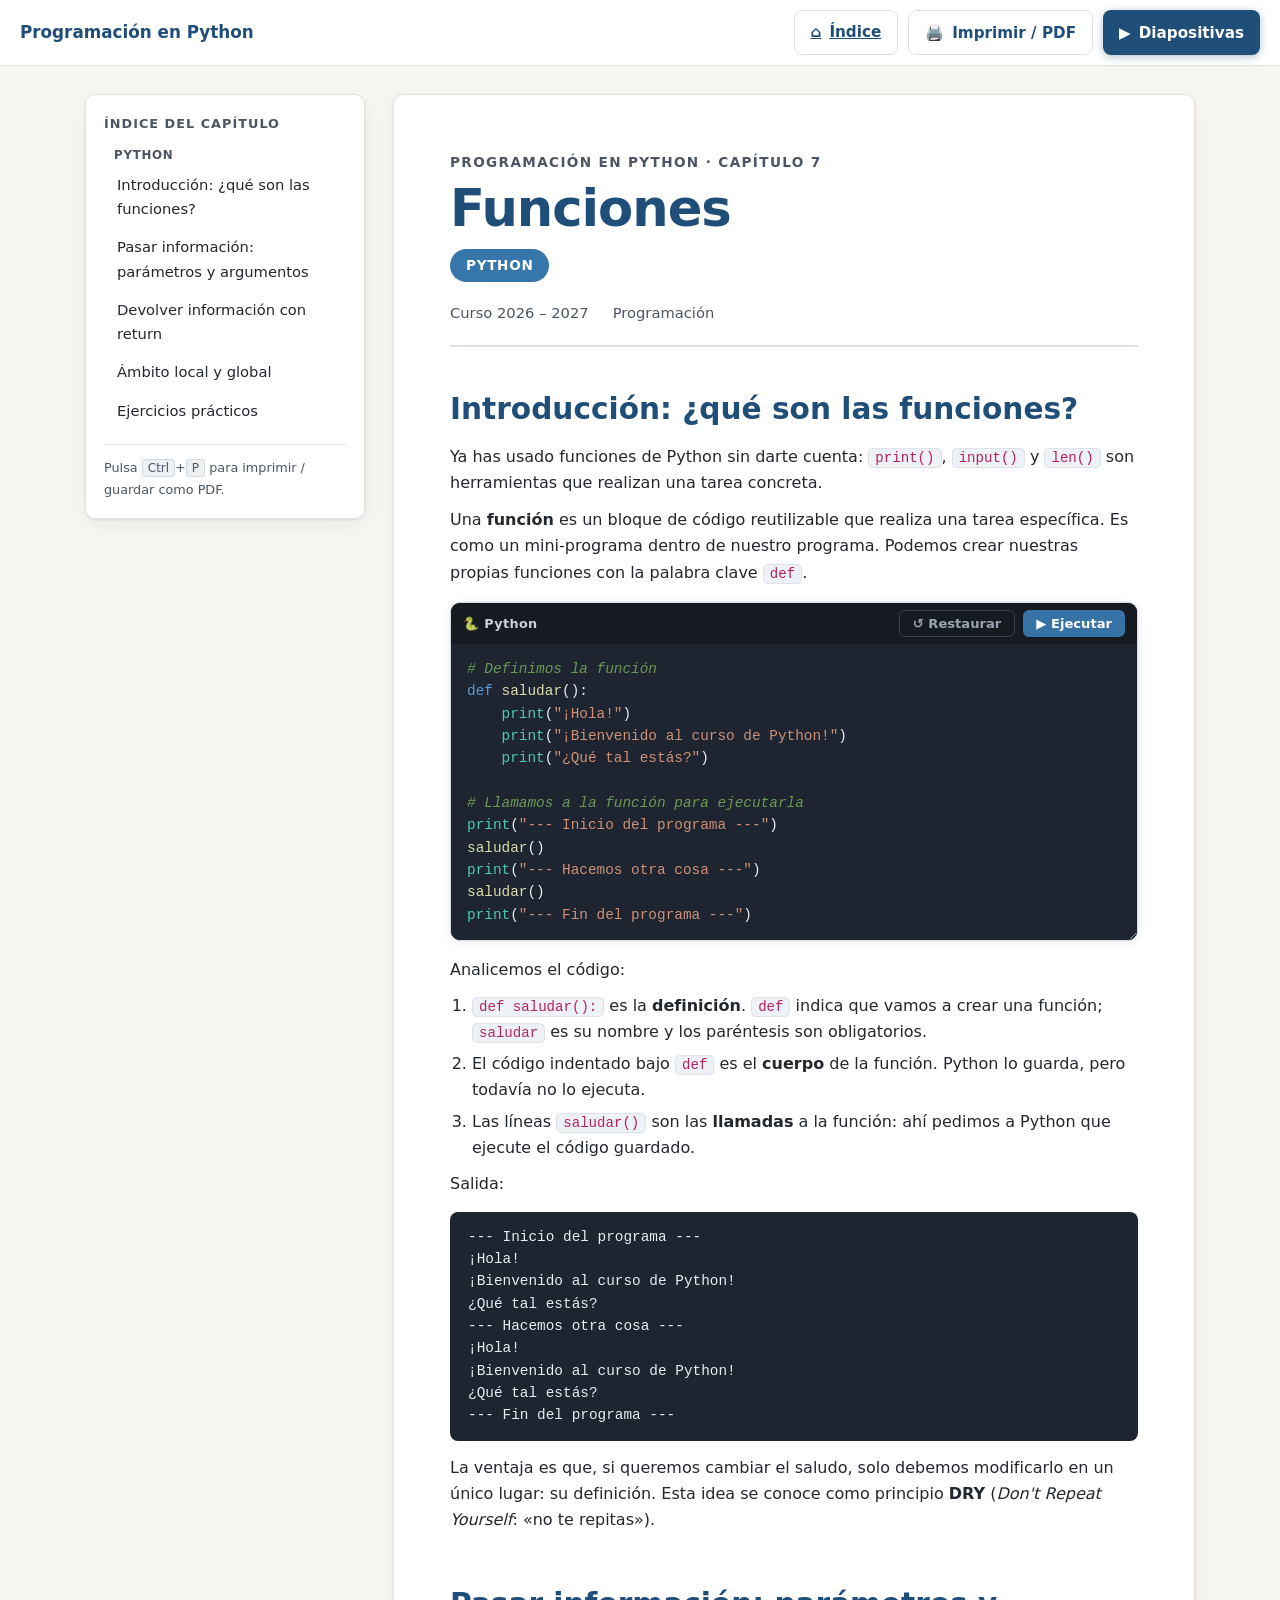
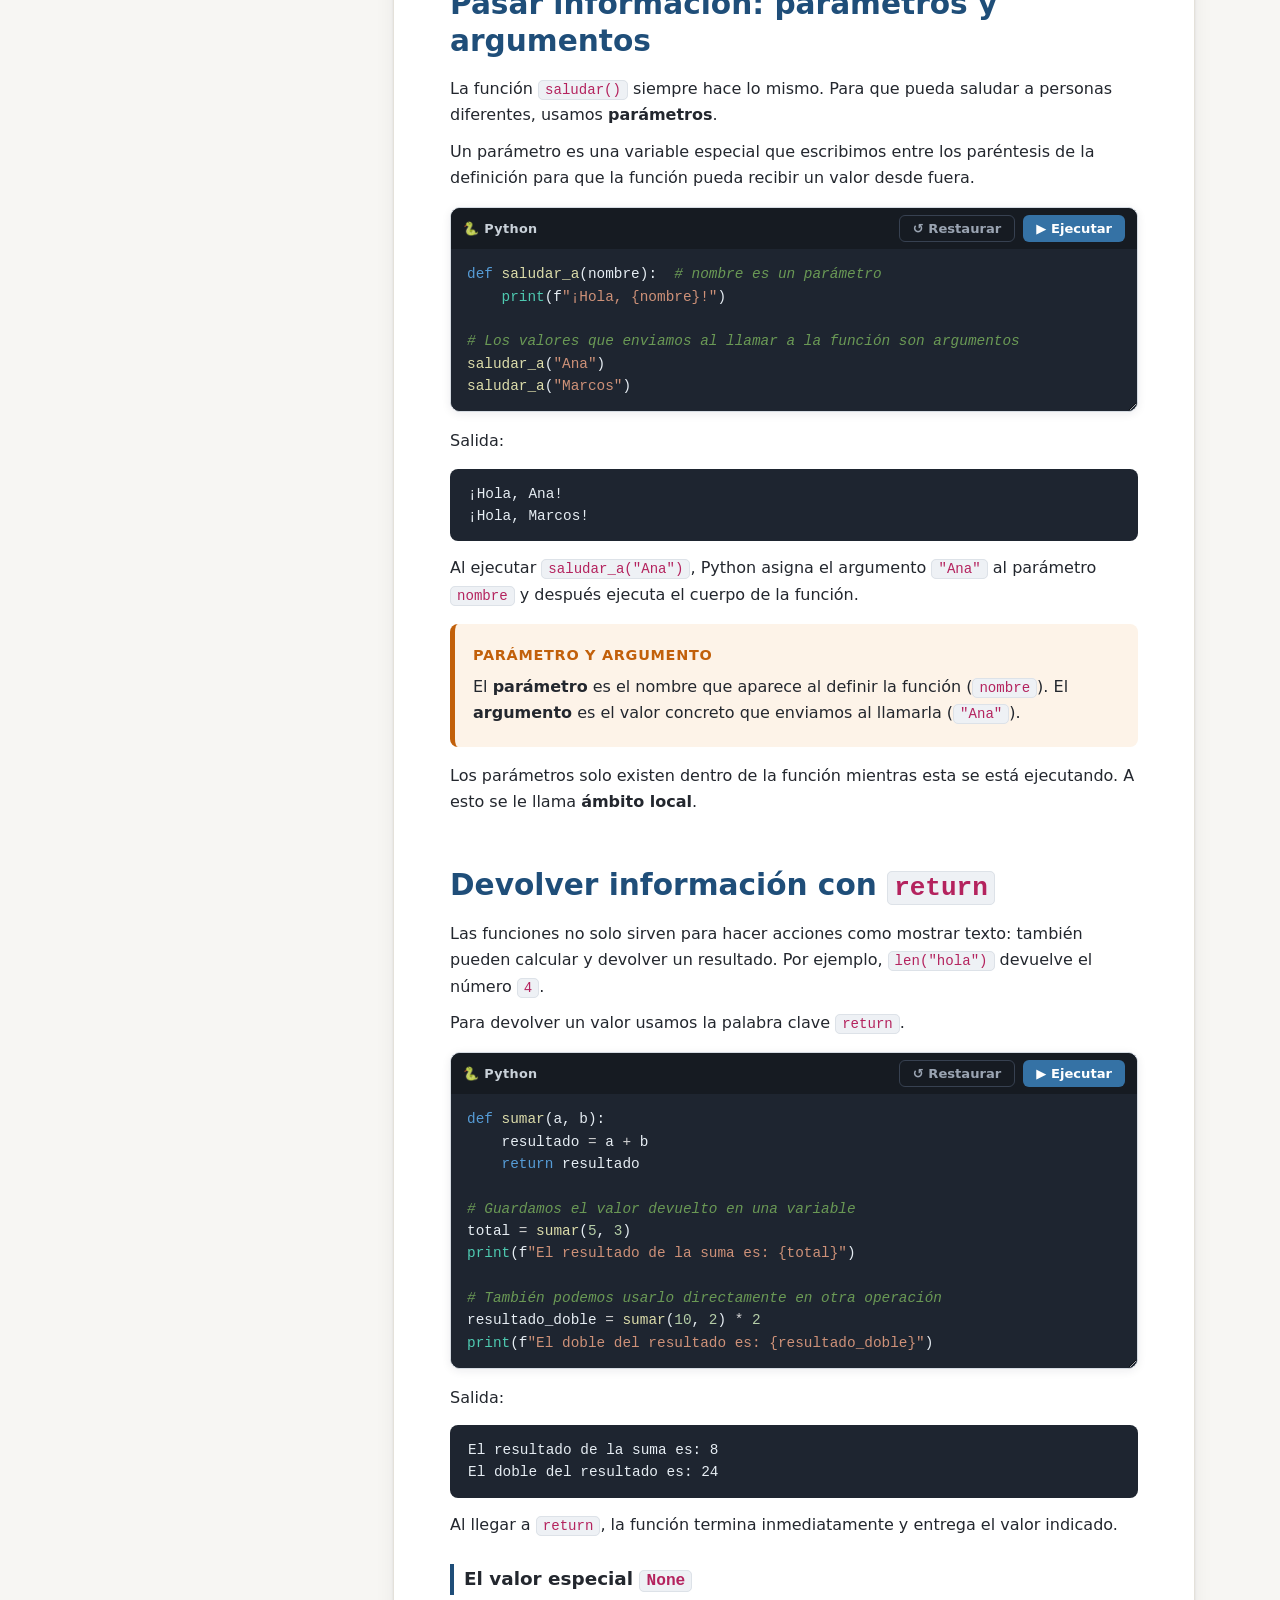
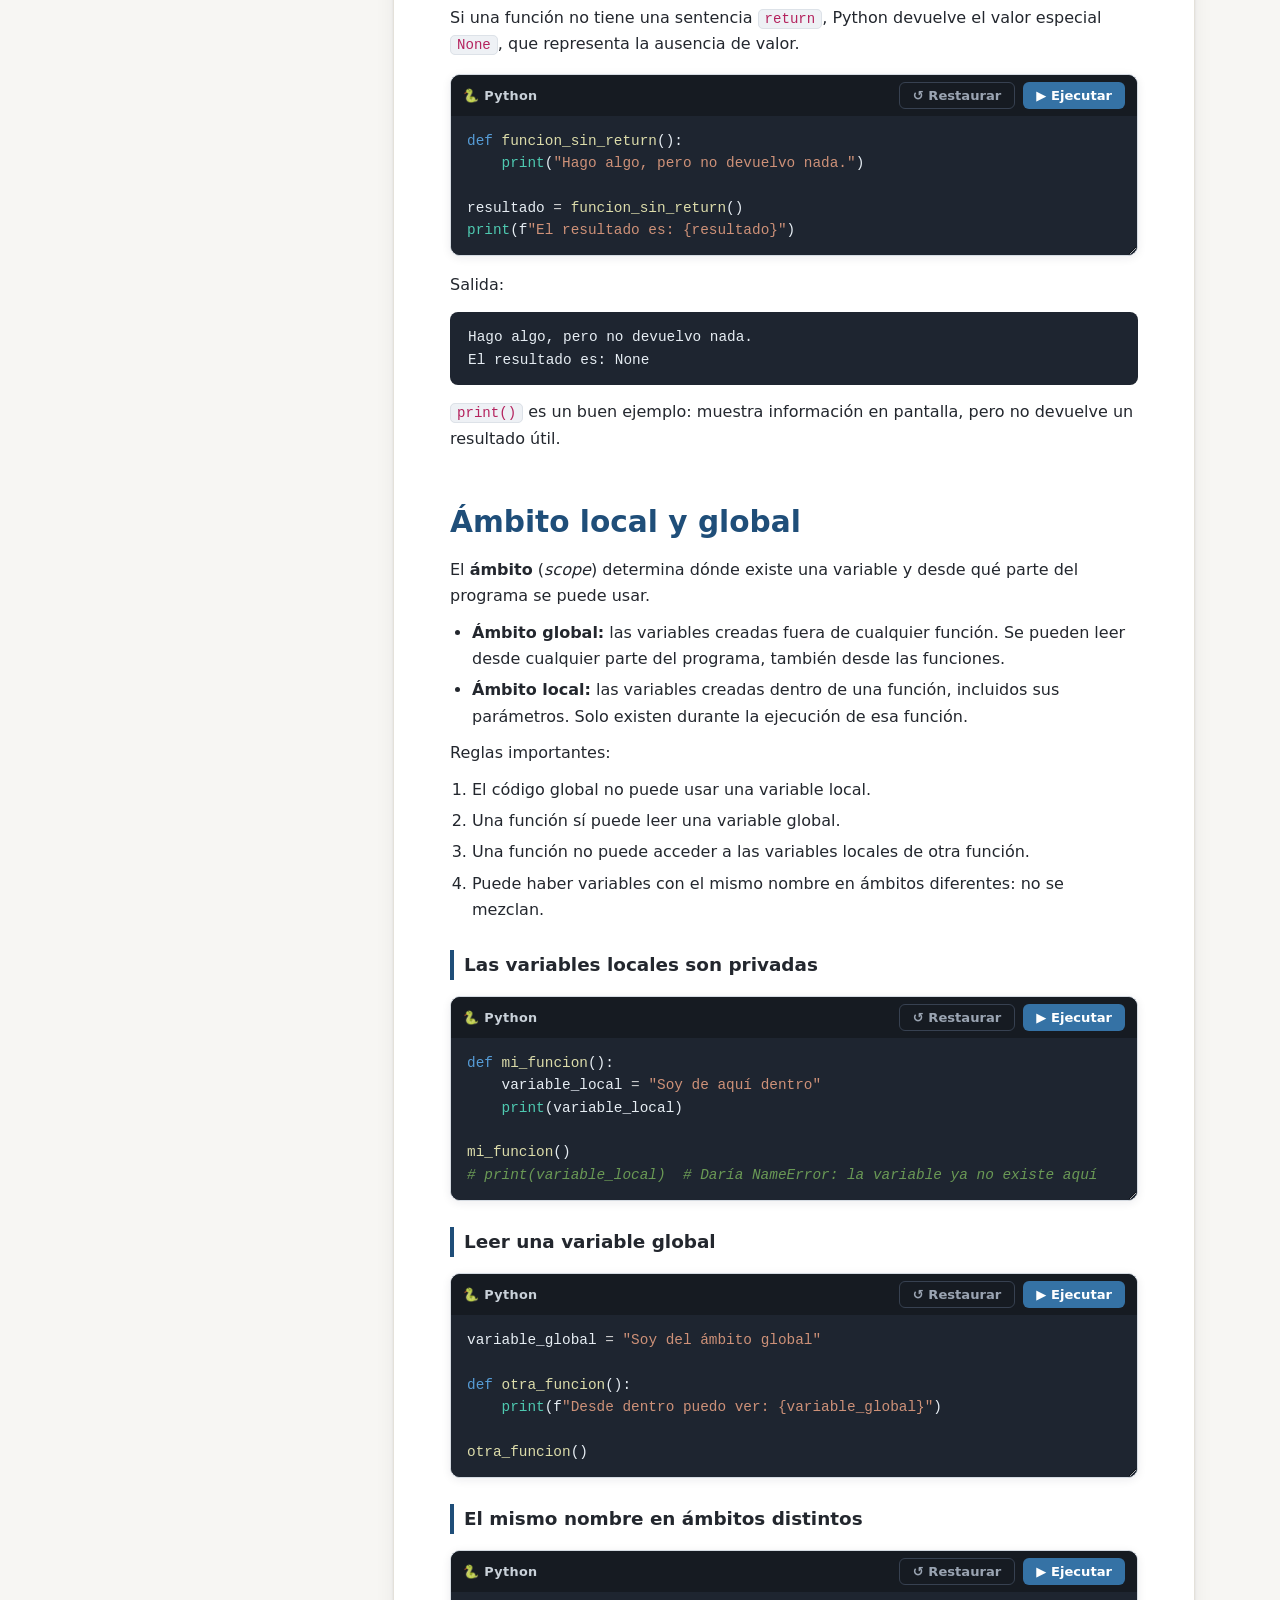
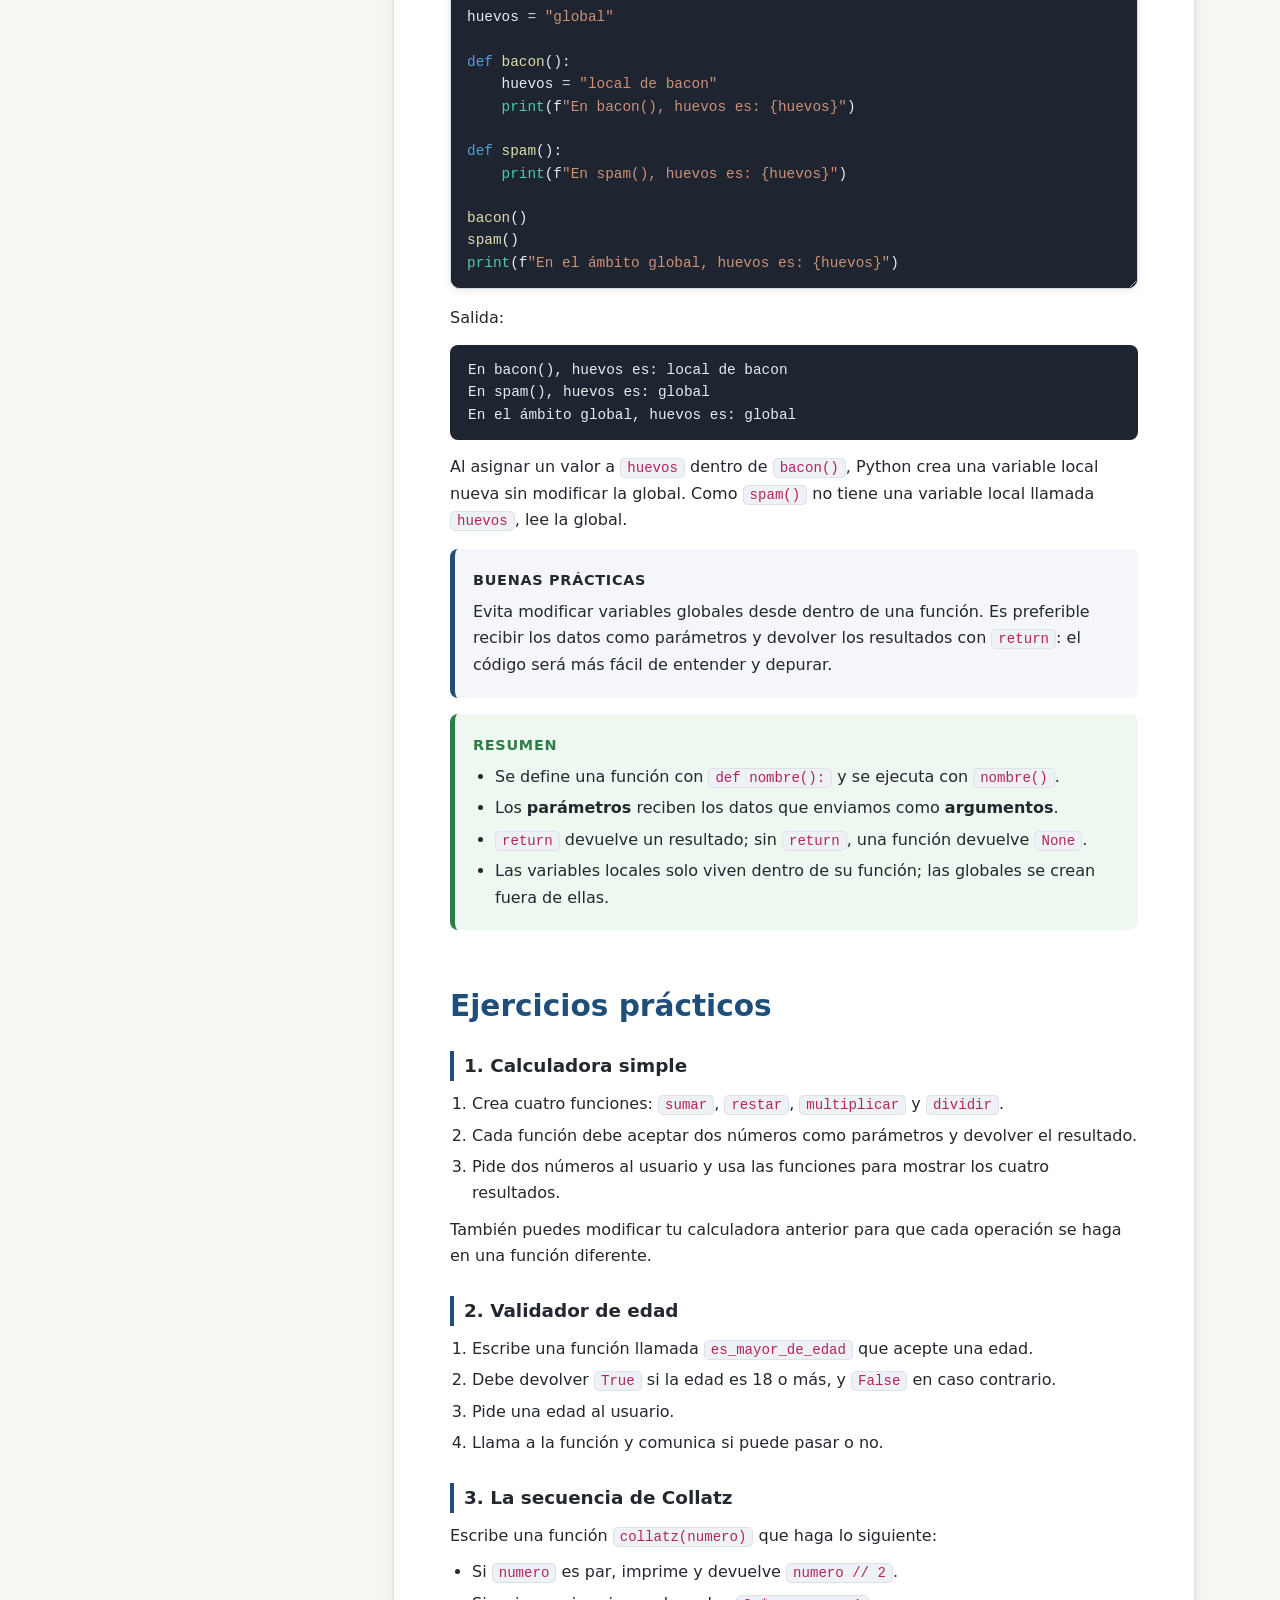
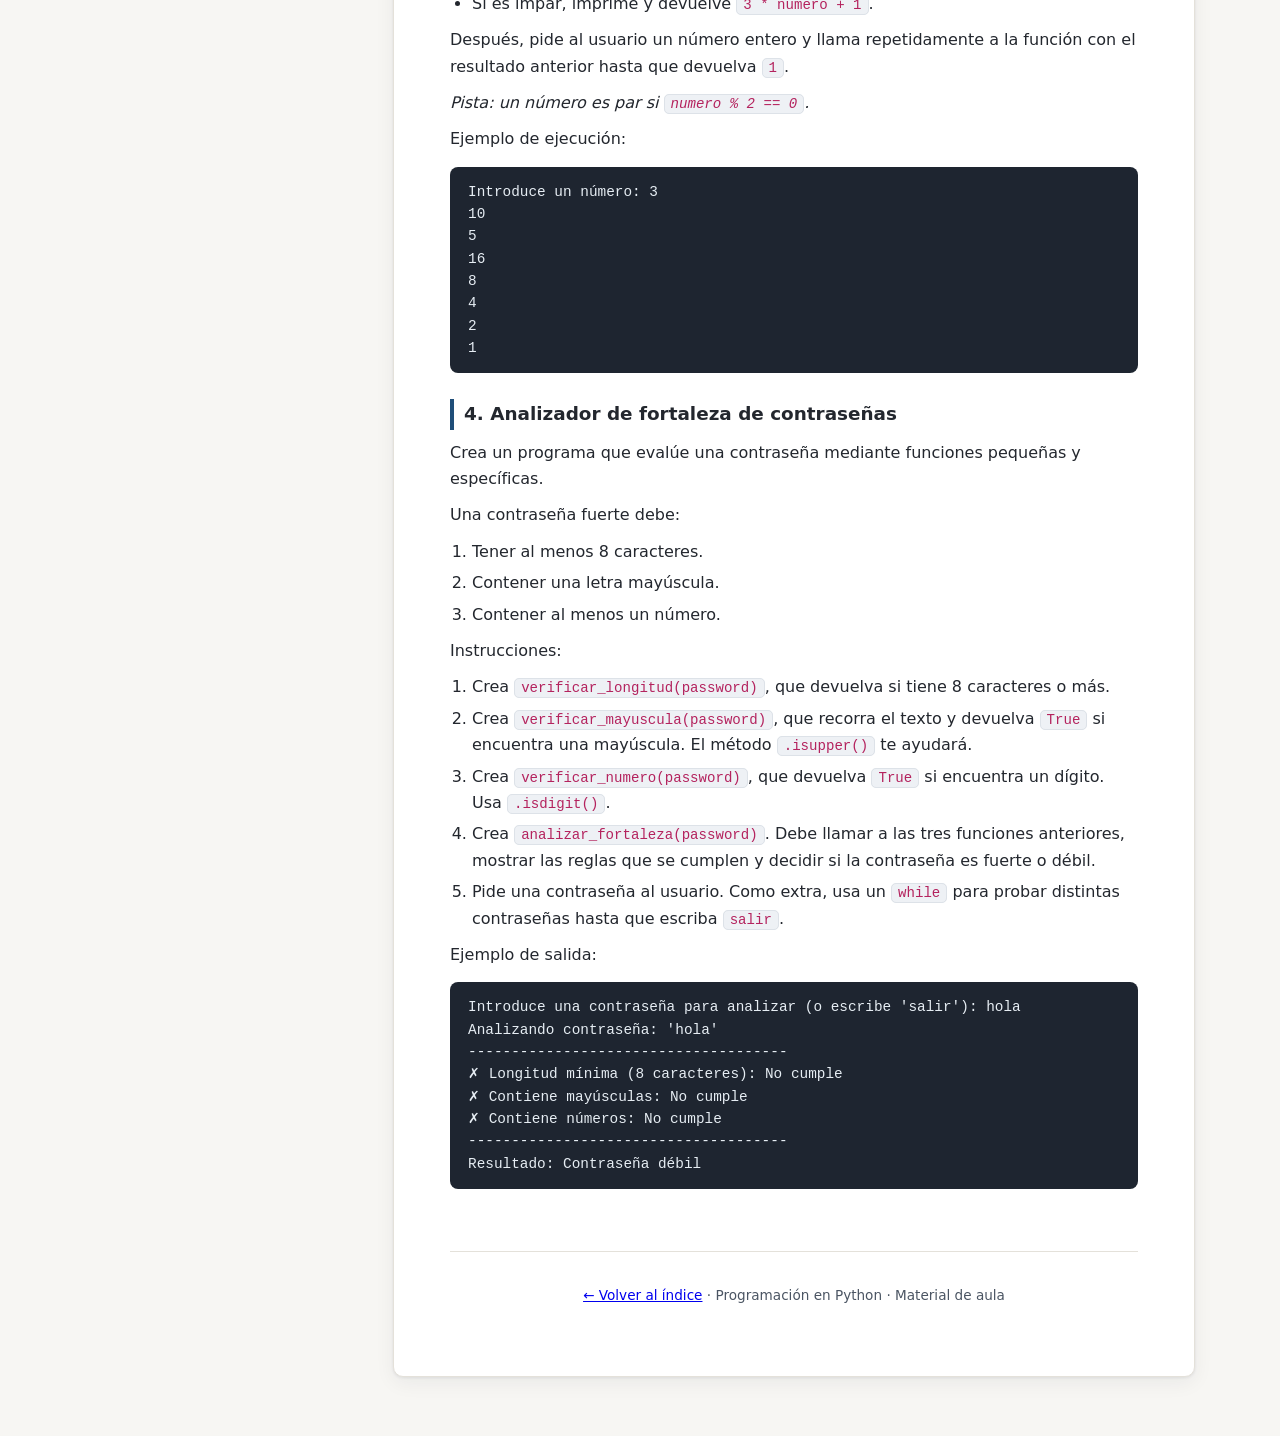
<file: capitulos/07-funciones.html>
<!DOCTYPE html>
<html lang="es">
<head>
  <meta charset="UTF-8">
  <meta name="viewport" content="width=device-width, initial-scale=1.0">
  <title>Funciones · Programación en Python</title>
  <meta name="description" content="Funciones — Programación en Python">
  <link rel="stylesheet" href="../styles.css">
</head>
<body>

  <!-- ======================= BARRA SUPERIOR ======================= -->
  <header class="topbar">
    <div class="topbar__title">
      <button class="btn btn--ghost topbar__menu" id="btn-menu" aria-label="Abrir índice">☰</button>
      <span class="topbar__brand">Programación en Python</span>
    </div>
    <div class="topbar__actions">
      <a class="btn btn--outline" href="../index.html" title="Volver al índice general">⌂ <span class="btn__label">Índice</span></a>
      <button class="btn btn--outline" id="btn-print" title="Imprimir o guardar como PDF (Ctrl+P)">
        🖨️ <span class="btn__label">Imprimir / PDF</span>
      </button>
      <button class="btn btn--primary" id="btn-slides" title="Ver el contenido como diapositivas">
        ▶ <span class="btn__label">Diapositivas</span>
      </button>
    </div>
  </header>

  <div class="layout">

    <!-- ======================= ÍNDICE LATERAL ======================= -->
    <nav class="sidebar" id="sidebar" aria-label="Índice del capítulo">
      <p class="sidebar__title">Índice del capítulo</p>
      <ol class="toc" id="toc"><!-- se genera con JS --></ol>
      <p class="sidebar__hint">Pulsa <kbd>Ctrl</kbd>+<kbd>P</kbd> para imprimir / guardar como PDF.</p>
    </nav>

    <!-- ======================= CONTENIDO ======================= -->
    <main class="content" id="content">

      <header class="cover" id="portada">
  <p class="cover__kicker">Programación en Python · Capítulo 7</p>
  <h1 class="cover__title">Funciones</h1>
  <p class="cover__subtitle"><span class="tag tag--py">Python</span></p>
  <div class="cover__meta"><span>Curso 2026 – 2027</span><span>Programación</span></div>
</header>

      <section class="slide" data-materia="python">
  <h2>Introducción: ¿qué son las funciones?</h2>
<p>Ya has usado funciones de Python sin darte cuenta: <code>print()</code>, <code>input()</code> y <code>len()</code> son herramientas que realizan una tarea concreta.</p>
<p>Una <strong>función</strong> es un bloque de código reutilizable que realiza una tarea específica. Es como un mini-programa dentro de nuestro programa. Podemos crear nuestras propias funciones con la palabra clave <code>def</code>.</p>
<div class="runner">
  <div class="runner__bar">
    <span class="runner__label">🐍 Python</span>
    <div class="runner__acciones">
      <button type="button" class="runner__btn runner__btn--reset" title="Volver al código original">↺ Restaurar</button>
      <button type="button" class="runner__btn runner__btn--run" title="Ejecutar (Ctrl + Enter)">▶ Ejecutar</button>
    </div>
  </div>
  <div class="runner__editor">
    <pre class="runner__highlight" aria-hidden="true"><code># Definimos la función
def saludar():
    print(&quot;¡Hola!&quot;)
    print(&quot;¡Bienvenido al curso de Python!&quot;)
    print(&quot;¿Qué tal estás?&quot;)

# Llamamos a la función para ejecutarla
print(&quot;--- Inicio del programa ---&quot;)
saludar()
print(&quot;--- Hacemos otra cosa ---&quot;)
saludar()
print(&quot;--- Fin del programa ---&quot;)
</code></pre>
    <textarea class="runner__code" spellcheck="false" rows="12" aria-label="Código Python editable"># Definimos la función
def saludar():
    print(&quot;¡Hola!&quot;)
    print(&quot;¡Bienvenido al curso de Python!&quot;)
    print(&quot;¿Qué tal estás?&quot;)

# Llamamos a la función para ejecutarla
print(&quot;--- Inicio del programa ---&quot;)
saludar()
print(&quot;--- Hacemos otra cosa ---&quot;)
saludar()
print(&quot;--- Fin del programa ---&quot;)
</textarea>
  </div>
  <pre class="runner__output" hidden></pre>
</div>
<p>Analicemos el código:</p>
<ol>
<li><code>def saludar():</code> es la <strong>definición</strong>. <code>def</code> indica que vamos a crear una función; <code>saludar</code> es su nombre y los paréntesis son obligatorios.</li>
<li>El código indentado bajo <code>def</code> es el <strong>cuerpo</strong> de la función. Python lo guarda, pero todavía no lo ejecuta.</li>
<li>Las líneas <code>saludar()</code> son las <strong>llamadas</strong> a la función: ahí pedimos a Python que ejecute el código guardado.</li>
</ol>
<p>Salida:</p>
<pre><code class="language-text">--- Inicio del programa ---
¡Hola!
¡Bienvenido al curso de Python!
¿Qué tal estás?
--- Hacemos otra cosa ---
¡Hola!
¡Bienvenido al curso de Python!
¿Qué tal estás?
--- Fin del programa ---
</code></pre>
<p>La ventaja es que, si queremos cambiar el saludo, solo debemos modificarlo en un único lugar: su definición. Esta idea se conoce como principio <strong>DRY</strong> (<em>Don&#39;t Repeat Yourself</em>: «no te repitas»).</p>

</section>
<section class="slide" data-materia="python">
  <h2>Pasar información: parámetros y argumentos</h2>
<p>La función <code>saludar()</code> siempre hace lo mismo. Para que pueda saludar a personas diferentes, usamos <strong>parámetros</strong>.</p>
<p>Un parámetro es una variable especial que escribimos entre los paréntesis de la definición para que la función pueda recibir un valor desde fuera.</p>
<div class="runner">
  <div class="runner__bar">
    <span class="runner__label">🐍 Python</span>
    <div class="runner__acciones">
      <button type="button" class="runner__btn runner__btn--reset" title="Volver al código original">↺ Restaurar</button>
      <button type="button" class="runner__btn runner__btn--run" title="Ejecutar (Ctrl + Enter)">▶ Ejecutar</button>
    </div>
  </div>
  <div class="runner__editor">
    <pre class="runner__highlight" aria-hidden="true"><code>def saludar_a(nombre):  # nombre es un parámetro
    print(f&quot;¡Hola, {nombre}!&quot;)

# Los valores que enviamos al llamar a la función son argumentos
saludar_a(&quot;Ana&quot;)
saludar_a(&quot;Marcos&quot;)
</code></pre>
    <textarea class="runner__code" spellcheck="false" rows="6" aria-label="Código Python editable">def saludar_a(nombre):  # nombre es un parámetro
    print(f&quot;¡Hola, {nombre}!&quot;)

# Los valores que enviamos al llamar a la función son argumentos
saludar_a(&quot;Ana&quot;)
saludar_a(&quot;Marcos&quot;)
</textarea>
  </div>
  <pre class="runner__output" hidden></pre>
</div>
<p>Salida:</p>
<pre><code class="language-text">¡Hola, Ana!
¡Hola, Marcos!
</code></pre>
<p>Al ejecutar <code>saludar_a(&quot;Ana&quot;)</code>, Python asigna el argumento <code>&quot;Ana&quot;</code> al parámetro <code>nombre</code> y después ejecuta el cuerpo de la función.</p>

<div class="box box--dato">
<p class="box__title">Parámetro y argumento</p>
<p>El <strong>parámetro</strong> es el nombre que aparece al definir la función (<code>nombre</code>). El <strong>argumento</strong> es el valor concreto que enviamos al llamarla (<code>&quot;Ana&quot;</code>).</p>

</div>
<p>Los parámetros solo existen dentro de la función mientras esta se está ejecutando. A esto se le llama <strong>ámbito local</strong>.</p>

</section>
<section class="slide" data-materia="python">
  <h2>Devolver información con <code>return</code></h2>
<p>Las funciones no solo sirven para hacer acciones como mostrar texto: también pueden calcular y devolver un resultado. Por ejemplo, <code>len(&quot;hola&quot;)</code> devuelve el número <code>4</code>.</p>
<p>Para devolver un valor usamos la palabra clave <code>return</code>.</p>
<div class="runner">
  <div class="runner__bar">
    <span class="runner__label">🐍 Python</span>
    <div class="runner__acciones">
      <button type="button" class="runner__btn runner__btn--reset" title="Volver al código original">↺ Restaurar</button>
      <button type="button" class="runner__btn runner__btn--run" title="Ejecutar (Ctrl + Enter)">▶ Ejecutar</button>
    </div>
  </div>
  <div class="runner__editor">
    <pre class="runner__highlight" aria-hidden="true"><code>def sumar(a, b):
    resultado = a + b
    return resultado

# Guardamos el valor devuelto en una variable
total = sumar(5, 3)
print(f&quot;El resultado de la suma es: {total}&quot;)

# También podemos usarlo directamente en otra operación
resultado_doble = sumar(10, 2) * 2
print(f&quot;El doble del resultado es: {resultado_doble}&quot;)
</code></pre>
    <textarea class="runner__code" spellcheck="false" rows="11" aria-label="Código Python editable">def sumar(a, b):
    resultado = a + b
    return resultado

# Guardamos el valor devuelto en una variable
total = sumar(5, 3)
print(f&quot;El resultado de la suma es: {total}&quot;)

# También podemos usarlo directamente en otra operación
resultado_doble = sumar(10, 2) * 2
print(f&quot;El doble del resultado es: {resultado_doble}&quot;)
</textarea>
  </div>
  <pre class="runner__output" hidden></pre>
</div>
<p>Salida:</p>
<pre><code class="language-text">El resultado de la suma es: 8
El doble del resultado es: 24
</code></pre>
<p>Al llegar a <code>return</code>, la función termina inmediatamente y entrega el valor indicado.</p>
<h3>El valor especial <code>None</code></h3>
<p>Si una función no tiene una sentencia <code>return</code>, Python devuelve el valor especial <code>None</code>, que representa la ausencia de valor.</p>
<div class="runner">
  <div class="runner__bar">
    <span class="runner__label">🐍 Python</span>
    <div class="runner__acciones">
      <button type="button" class="runner__btn runner__btn--reset" title="Volver al código original">↺ Restaurar</button>
      <button type="button" class="runner__btn runner__btn--run" title="Ejecutar (Ctrl + Enter)">▶ Ejecutar</button>
    </div>
  </div>
  <div class="runner__editor">
    <pre class="runner__highlight" aria-hidden="true"><code>def funcion_sin_return():
    print(&quot;Hago algo, pero no devuelvo nada.&quot;)

resultado = funcion_sin_return()
print(f&quot;El resultado es: {resultado}&quot;)
</code></pre>
    <textarea class="runner__code" spellcheck="false" rows="5" aria-label="Código Python editable">def funcion_sin_return():
    print(&quot;Hago algo, pero no devuelvo nada.&quot;)

resultado = funcion_sin_return()
print(f&quot;El resultado es: {resultado}&quot;)
</textarea>
  </div>
  <pre class="runner__output" hidden></pre>
</div>
<p>Salida:</p>
<pre><code class="language-text">Hago algo, pero no devuelvo nada.
El resultado es: None
</code></pre>
<p><code>print()</code> es un buen ejemplo: muestra información en pantalla, pero no devuelve un resultado útil.</p>

</section>
<section class="slide" data-materia="python">
  <h2>Ámbito local y global</h2>
<p>El <strong>ámbito</strong> (<em>scope</em>) determina dónde existe una variable y desde qué parte del programa se puede usar.</p>
<ul>
<li><strong>Ámbito global:</strong> las variables creadas fuera de cualquier función. Se pueden leer desde cualquier parte del programa, también desde las funciones.</li>
<li><strong>Ámbito local:</strong> las variables creadas dentro de una función, incluidos sus parámetros. Solo existen durante la ejecución de esa función.</li>
</ul>
<p>Reglas importantes:</p>
<ol>
<li>El código global no puede usar una variable local.</li>
<li>Una función sí puede leer una variable global.</li>
<li>Una función no puede acceder a las variables locales de otra función.</li>
<li>Puede haber variables con el mismo nombre en ámbitos diferentes: no se mezclan.</li>
</ol>
<h3>Las variables locales son privadas</h3>
<div class="runner">
  <div class="runner__bar">
    <span class="runner__label">🐍 Python</span>
    <div class="runner__acciones">
      <button type="button" class="runner__btn runner__btn--reset" title="Volver al código original">↺ Restaurar</button>
      <button type="button" class="runner__btn runner__btn--run" title="Ejecutar (Ctrl + Enter)">▶ Ejecutar</button>
    </div>
  </div>
  <div class="runner__editor">
    <pre class="runner__highlight" aria-hidden="true"><code>def mi_funcion():
    variable_local = &quot;Soy de aquí dentro&quot;
    print(variable_local)

mi_funcion()
# print(variable_local)  # Daría NameError: la variable ya no existe aquí
</code></pre>
    <textarea class="runner__code" spellcheck="false" rows="6" aria-label="Código Python editable">def mi_funcion():
    variable_local = &quot;Soy de aquí dentro&quot;
    print(variable_local)

mi_funcion()
# print(variable_local)  # Daría NameError: la variable ya no existe aquí
</textarea>
  </div>
  <pre class="runner__output" hidden></pre>
</div>
<h3>Leer una variable global</h3>
<div class="runner">
  <div class="runner__bar">
    <span class="runner__label">🐍 Python</span>
    <div class="runner__acciones">
      <button type="button" class="runner__btn runner__btn--reset" title="Volver al código original">↺ Restaurar</button>
      <button type="button" class="runner__btn runner__btn--run" title="Ejecutar (Ctrl + Enter)">▶ Ejecutar</button>
    </div>
  </div>
  <div class="runner__editor">
    <pre class="runner__highlight" aria-hidden="true"><code>variable_global = &quot;Soy del ámbito global&quot;

def otra_funcion():
    print(f&quot;Desde dentro puedo ver: {variable_global}&quot;)

otra_funcion()
</code></pre>
    <textarea class="runner__code" spellcheck="false" rows="6" aria-label="Código Python editable">variable_global = &quot;Soy del ámbito global&quot;

def otra_funcion():
    print(f&quot;Desde dentro puedo ver: {variable_global}&quot;)

otra_funcion()
</textarea>
  </div>
  <pre class="runner__output" hidden></pre>
</div>
<h3>El mismo nombre en ámbitos distintos</h3>
<div class="runner">
  <div class="runner__bar">
    <span class="runner__label">🐍 Python</span>
    <div class="runner__acciones">
      <button type="button" class="runner__btn runner__btn--reset" title="Volver al código original">↺ Restaurar</button>
      <button type="button" class="runner__btn runner__btn--run" title="Ejecutar (Ctrl + Enter)">▶ Ejecutar</button>
    </div>
  </div>
  <div class="runner__editor">
    <pre class="runner__highlight" aria-hidden="true"><code>huevos = &quot;global&quot;

def bacon():
    huevos = &quot;local de bacon&quot;
    print(f&quot;En bacon(), huevos es: {huevos}&quot;)

def spam():
    print(f&quot;En spam(), huevos es: {huevos}&quot;)

bacon()
spam()
print(f&quot;En el ámbito global, huevos es: {huevos}&quot;)
</code></pre>
    <textarea class="runner__code" spellcheck="false" rows="12" aria-label="Código Python editable">huevos = &quot;global&quot;

def bacon():
    huevos = &quot;local de bacon&quot;
    print(f&quot;En bacon(), huevos es: {huevos}&quot;)

def spam():
    print(f&quot;En spam(), huevos es: {huevos}&quot;)

bacon()
spam()
print(f&quot;En el ámbito global, huevos es: {huevos}&quot;)
</textarea>
  </div>
  <pre class="runner__output" hidden></pre>
</div>
<p>Salida:</p>
<pre><code class="language-text">En bacon(), huevos es: local de bacon
En spam(), huevos es: global
En el ámbito global, huevos es: global
</code></pre>
<p>Al asignar un valor a <code>huevos</code> dentro de <code>bacon()</code>, Python crea una variable local nueva sin modificar la global. Como <code>spam()</code> no tiene una variable local llamada <code>huevos</code>, lee la global.</p>

<div class="box">
<p class="box__title">Buenas prácticas</p>
<p>Evita modificar variables globales desde dentro de una función. Es preferible recibir los datos como parámetros y devolver los resultados con <code>return</code>: el código será más fácil de entender y depurar.</p>

</div>
<div class="box box--resumen">
<p class="box__title">Resumen</p>
<ul>
<li>Se define una función con <code>def nombre():</code> y se ejecuta con <code>nombre()</code>.</li>
<li>Los <strong>parámetros</strong> reciben los datos que enviamos como <strong>argumentos</strong>.</li>
<li><code>return</code> devuelve un resultado; sin <code>return</code>, una función devuelve <code>None</code>.</li>
<li>Las variables locales solo viven dentro de su función; las globales se crean fuera de ellas.</li>
</ul>

</div>
</section>
<section class="slide" data-materia="python">
  <h2>Ejercicios prácticos</h2>
<h3>1. Calculadora simple</h3>
<ol>
<li>Crea cuatro funciones: <code>sumar</code>, <code>restar</code>, <code>multiplicar</code> y <code>dividir</code>.</li>
<li>Cada función debe aceptar dos números como parámetros y devolver el resultado.</li>
<li>Pide dos números al usuario y usa las funciones para mostrar los cuatro resultados.</li>
</ol>
<p>También puedes modificar tu calculadora anterior para que cada operación se haga en una función diferente.</p>
<h3>2. Validador de edad</h3>
<ol>
<li>Escribe una función llamada <code>es_mayor_de_edad</code> que acepte una edad.</li>
<li>Debe devolver <code>True</code> si la edad es 18 o más, y <code>False</code> en caso contrario.</li>
<li>Pide una edad al usuario.</li>
<li>Llama a la función y comunica si puede pasar o no.</li>
</ol>
<h3>3. La secuencia de Collatz</h3>
<p>Escribe una función <code>collatz(numero)</code> que haga lo siguiente:</p>
<ul>
<li>Si <code>numero</code> es par, imprime y devuelve <code>numero // 2</code>.</li>
<li>Si es impar, imprime y devuelve <code>3 * numero + 1</code>.</li>
</ul>
<p>Después, pide al usuario un número entero y llama repetidamente a la función con el resultado anterior hasta que devuelva <code>1</code>.</p>
<p><em>Pista: un número es par si <code>numero % 2 == 0</code>.</em></p>
<p>Ejemplo de ejecución:</p>
<pre><code class="language-text">Introduce un número: 3
10
5
16
8
4
2
1
</code></pre>
<h3>4. Analizador de fortaleza de contraseñas</h3>
<p>Crea un programa que evalúe una contraseña mediante funciones pequeñas y específicas.</p>
<p>Una contraseña fuerte debe:</p>
<ol>
<li>Tener al menos 8 caracteres.</li>
<li>Contener una letra mayúscula.</li>
<li>Contener al menos un número.</li>
</ol>
<p>Instrucciones:</p>
<ol>
<li>Crea <code>verificar_longitud(password)</code>, que devuelva si tiene 8 caracteres o más.</li>
<li>Crea <code>verificar_mayuscula(password)</code>, que recorra el texto y devuelva <code>True</code> si encuentra una mayúscula. El método <code>.isupper()</code> te ayudará.</li>
<li>Crea <code>verificar_numero(password)</code>, que devuelva <code>True</code> si encuentra un dígito. Usa <code>.isdigit()</code>.</li>
<li>Crea <code>analizar_fortaleza(password)</code>. Debe llamar a las tres funciones anteriores, mostrar las reglas que se cumplen y decidir si la contraseña es fuerte o débil.</li>
<li>Pide una contraseña al usuario. Como extra, usa un <code>while</code> para probar distintas contraseñas hasta que escriba <code>salir</code>.</li>
</ol>
<p>Ejemplo de salida:</p>
<pre><code class="language-text">Introduce una contraseña para analizar (o escribe &#39;salir&#39;): hola
Analizando contraseña: &#39;hola&#39;
-------------------------------------
✗ Longitud mínima (8 caracteres): No cumple
✗ Contiene mayúsculas: No cumple
✗ Contiene números: No cumple
-------------------------------------
Resultado: Contraseña débil
</code></pre>

</section>


      <footer class="page-footer">
        <p><a href="../index.html">← Volver al índice</a> · Programación en Python · Material de aula</p>
      </footer>
    </main>
  </div>

  <!-- ======================= VISOR DE DIAPOSITIVAS ======================= -->
  <div class="slideshow" id="slideshow" hidden>
    <div class="slideshow__progress"><div class="slideshow__bar" id="slides-bar"></div></div>
    <button class="slideshow__close" id="slides-close" title="Salir (Esc)">✕</button>
    <div class="slideshow__stage" id="slides-stage"></div>
    <div class="slideshow__controls">
      <button class="slideshow__nav" id="slides-prev" title="Anterior (←)">←</button>
      <span class="slideshow__dots" id="slides-dots" hidden></span>
      <span class="slideshow__counter" id="slides-counter">1 / 1</span>
      <button class="slideshow__nav" id="slides-next" title="Siguiente (→)">→</button>
    </div>
  </div>

  <script src="../script.js"></script>
</body>
</html>
</file>
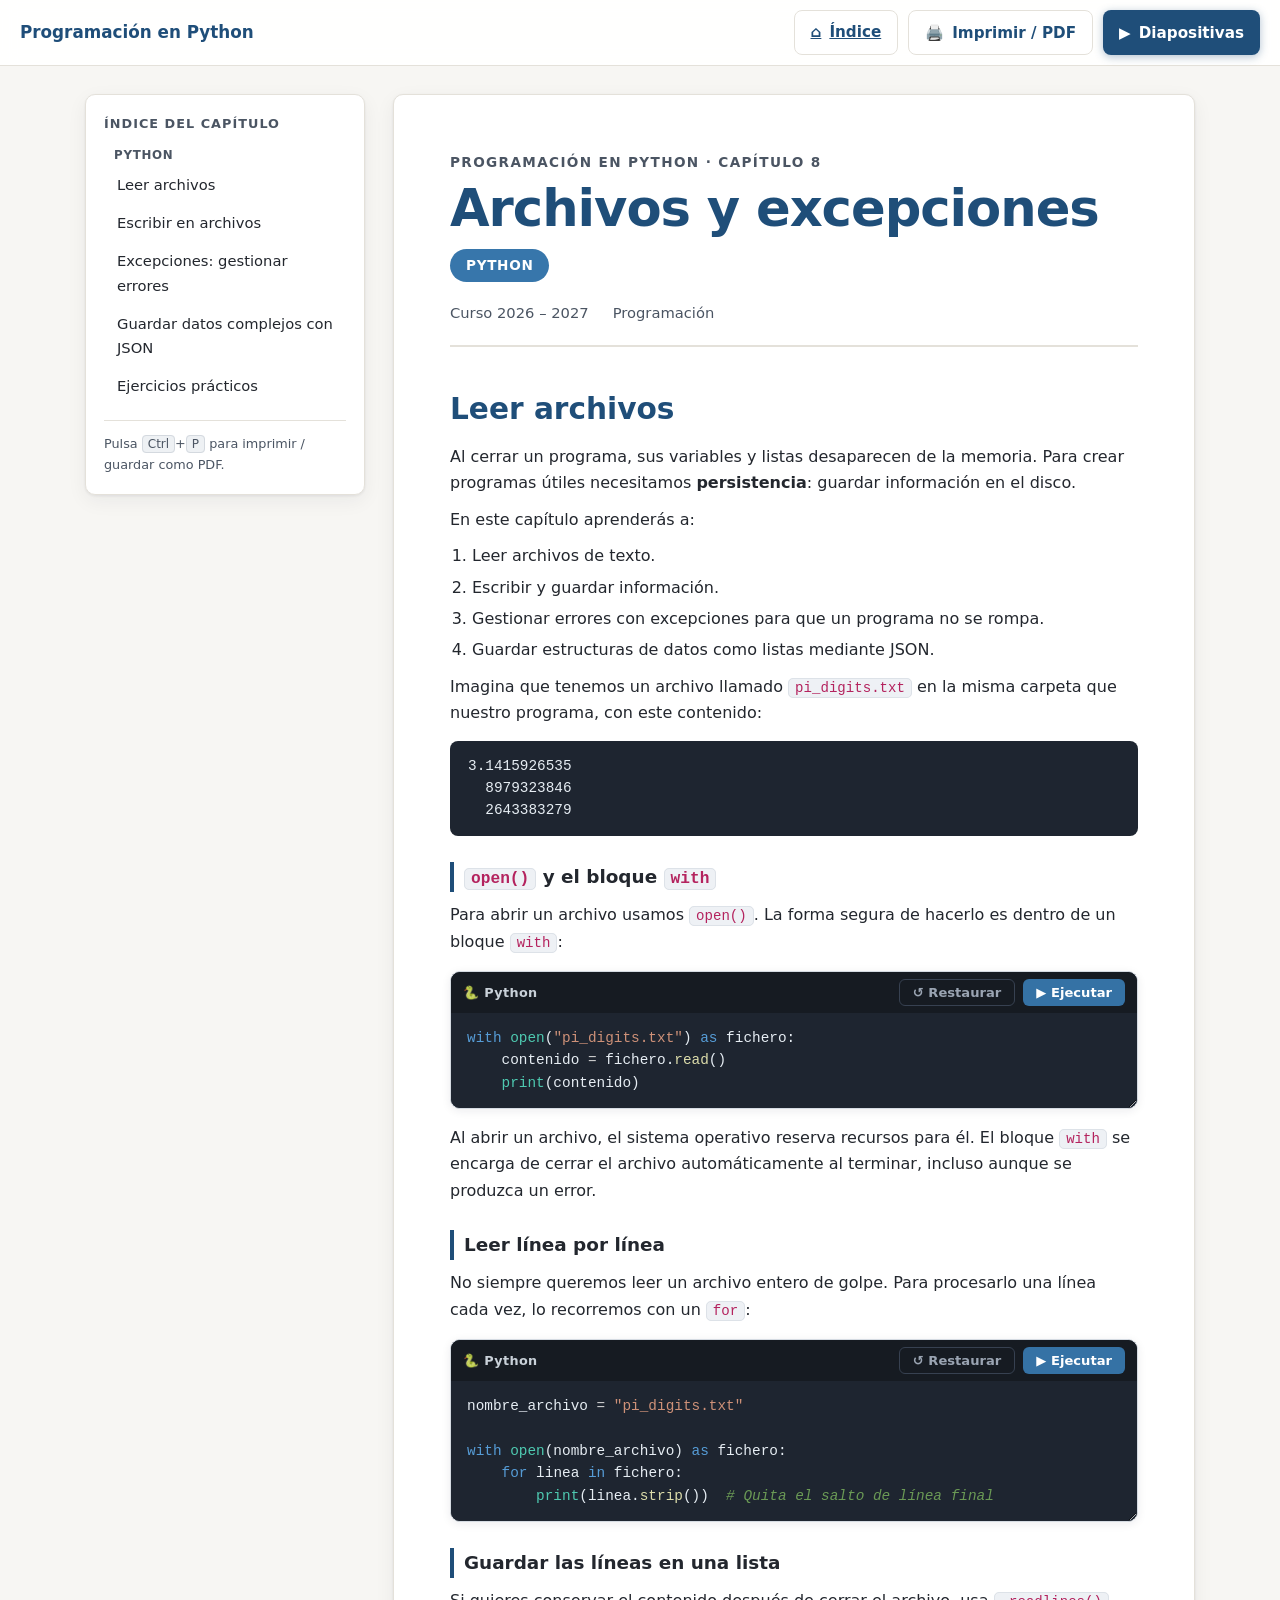
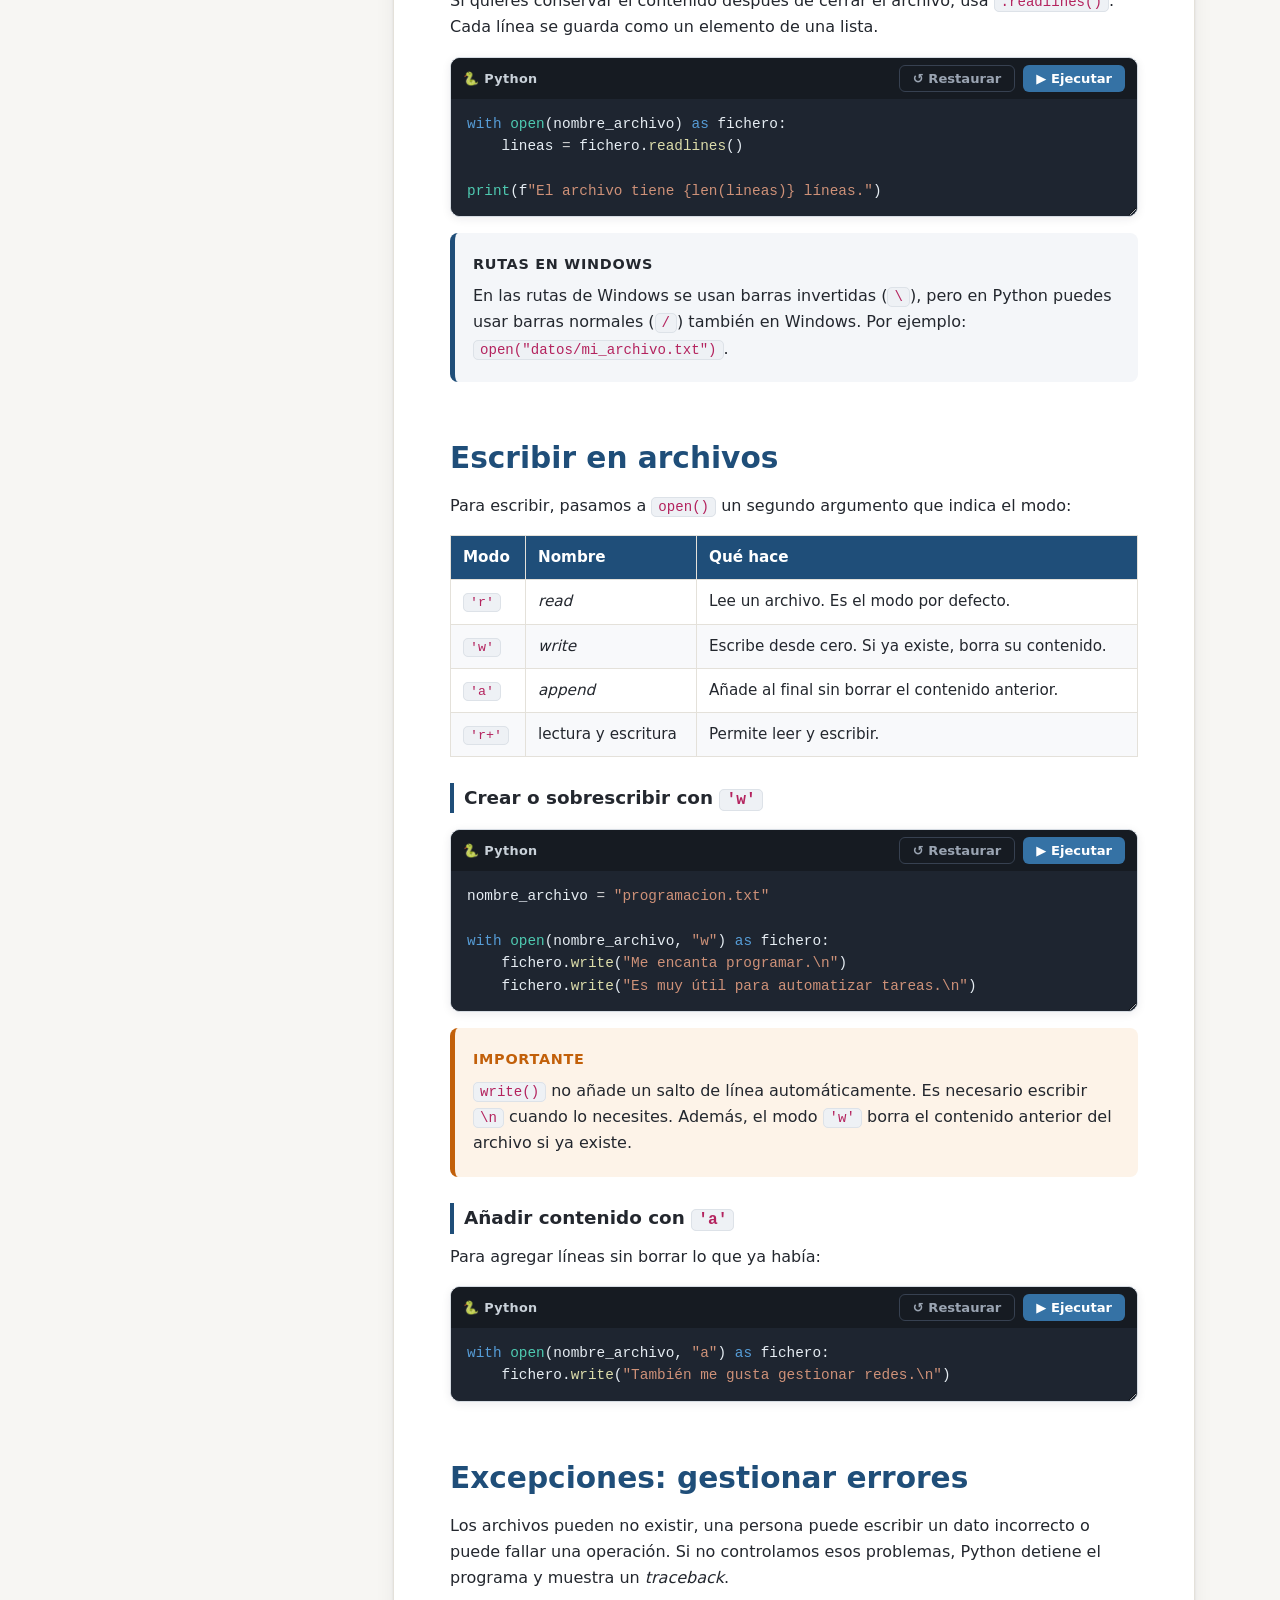
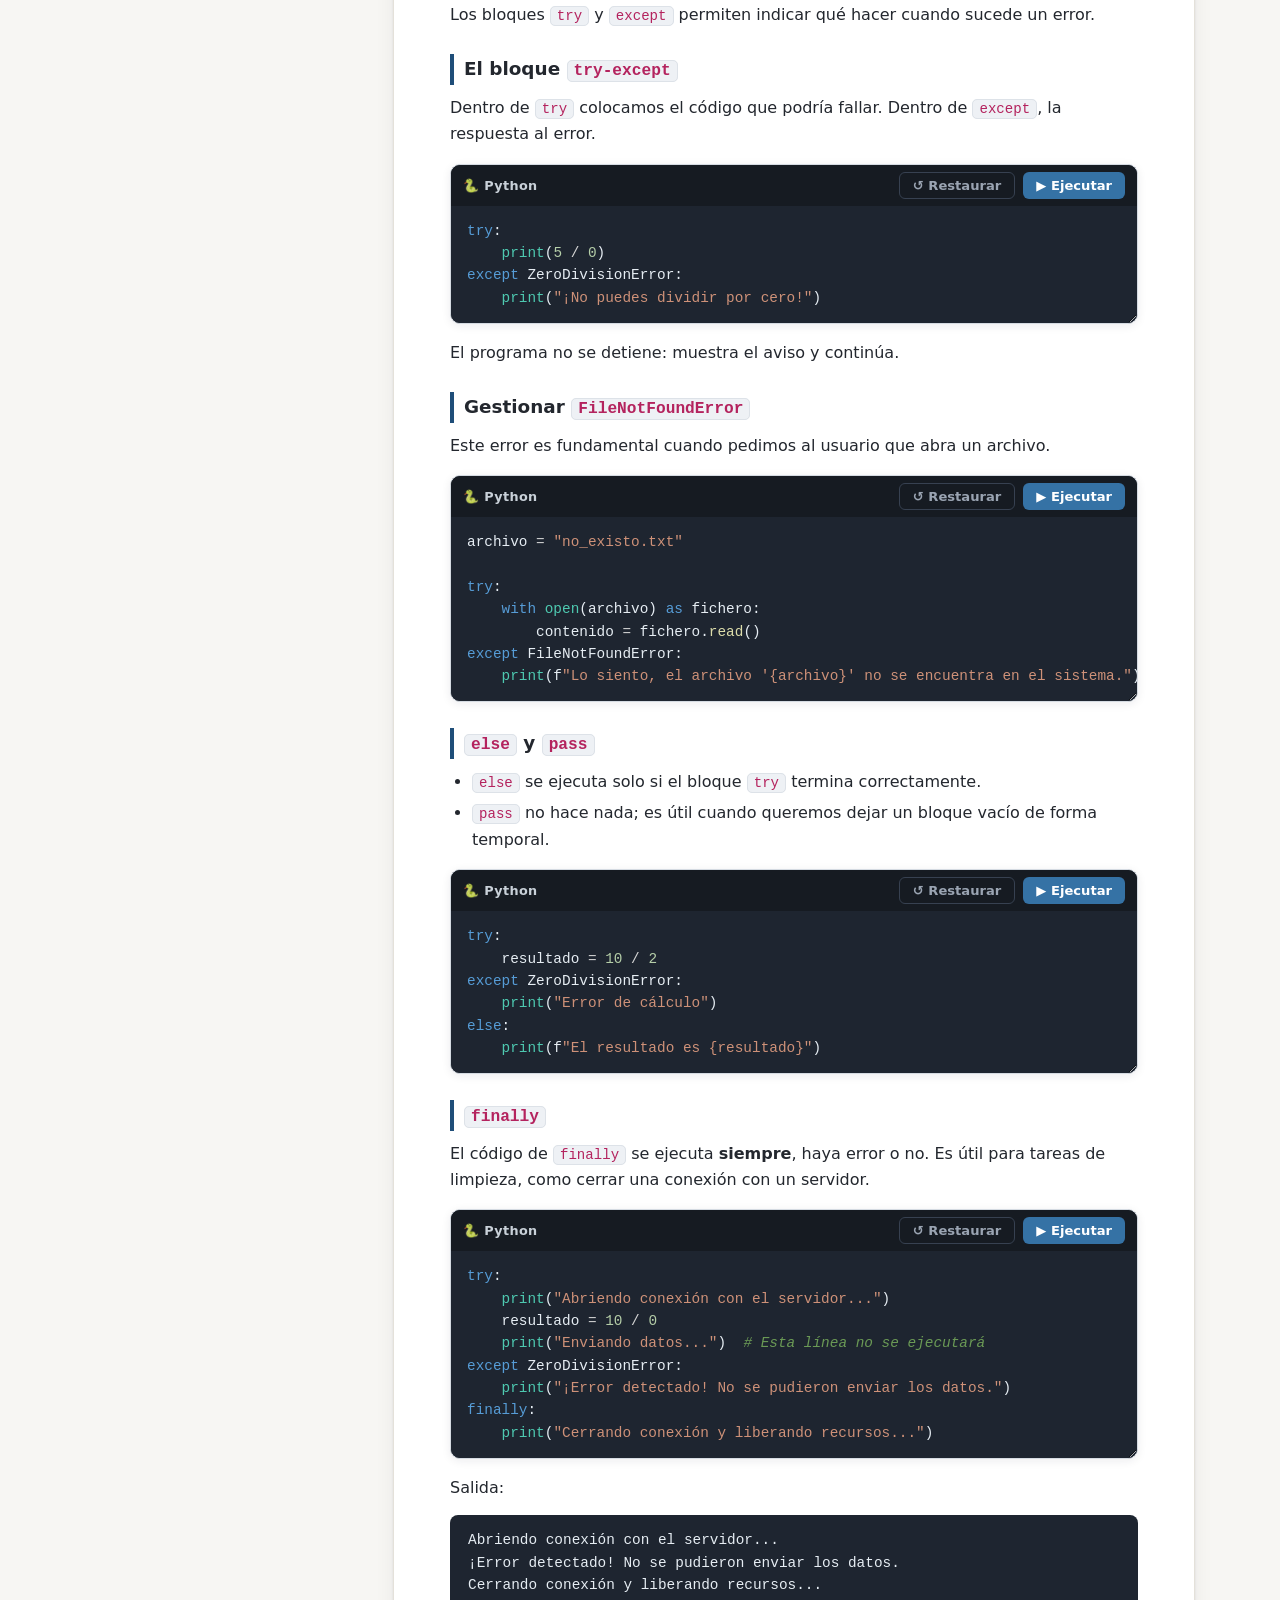
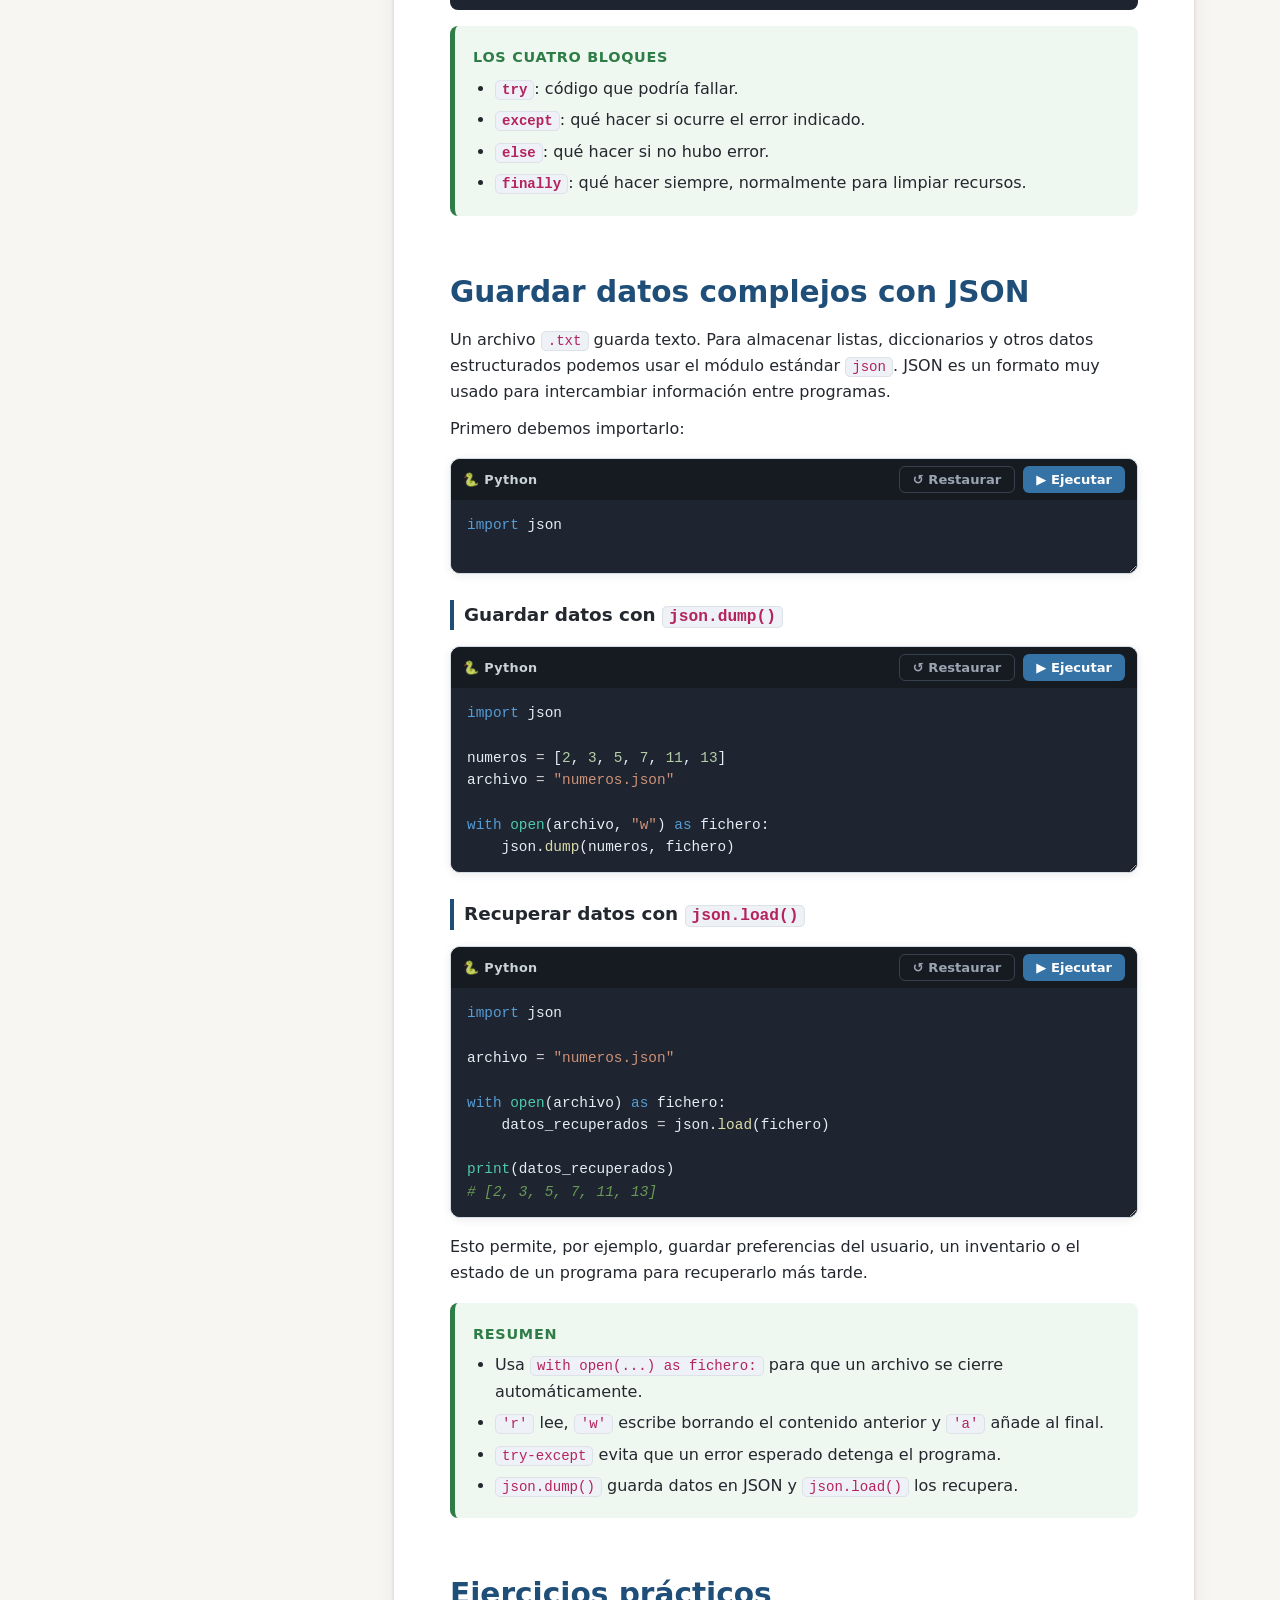
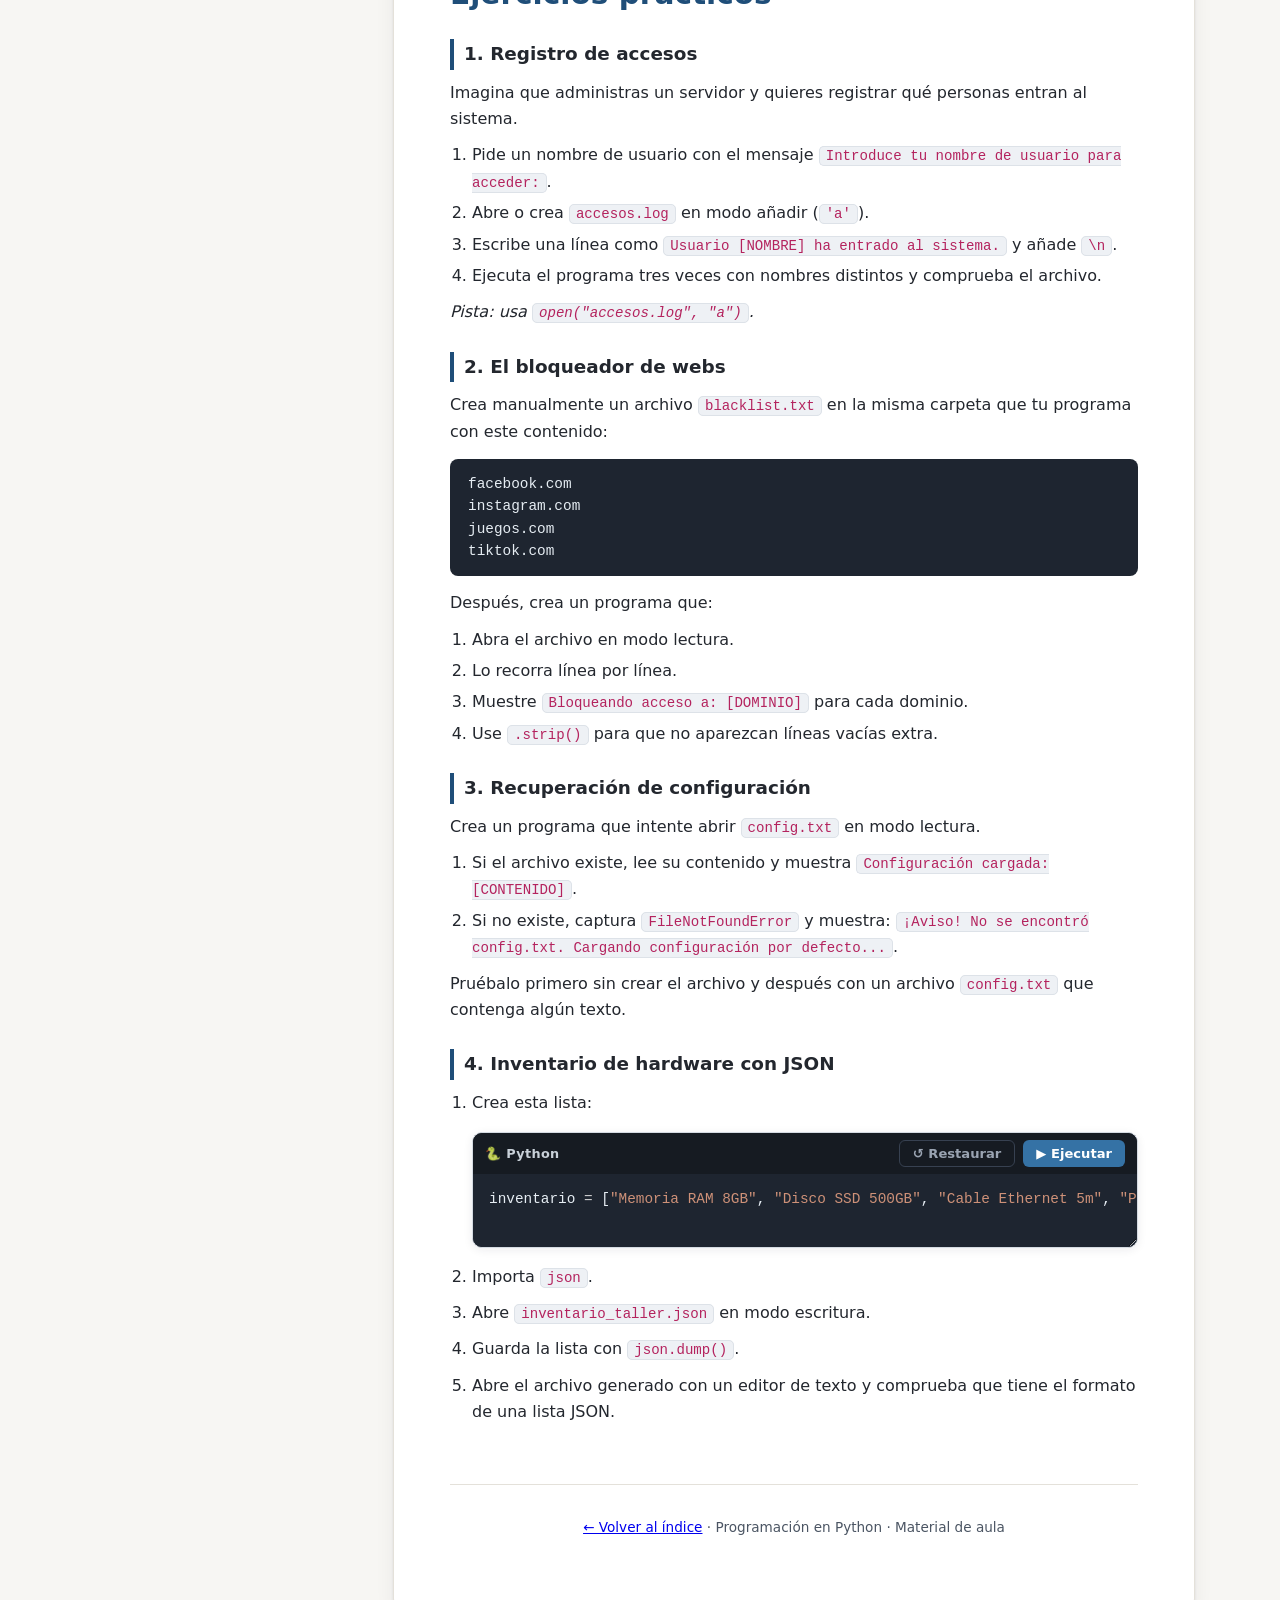
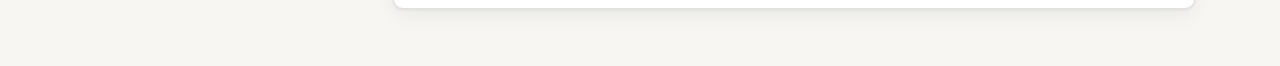
<file: capitulos/08-archivos-y-excepciones.html>
<!DOCTYPE html>
<html lang="es">
<head>
  <meta charset="UTF-8">
  <meta name="viewport" content="width=device-width, initial-scale=1.0">
  <title>Archivos y excepciones · Programación en Python</title>
  <meta name="description" content="Archivos y excepciones — Programación en Python">
  <link rel="stylesheet" href="../styles.css">
</head>
<body>

  <!-- ======================= BARRA SUPERIOR ======================= -->
  <header class="topbar">
    <div class="topbar__title">
      <button class="btn btn--ghost topbar__menu" id="btn-menu" aria-label="Abrir índice">☰</button>
      <span class="topbar__brand">Programación en Python</span>
    </div>
    <div class="topbar__actions">
      <a class="btn btn--outline" href="../index.html" title="Volver al índice general">⌂ <span class="btn__label">Índice</span></a>
      <button class="btn btn--outline" id="btn-print" title="Imprimir o guardar como PDF (Ctrl+P)">
        🖨️ <span class="btn__label">Imprimir / PDF</span>
      </button>
      <button class="btn btn--primary" id="btn-slides" title="Ver el contenido como diapositivas">
        ▶ <span class="btn__label">Diapositivas</span>
      </button>
    </div>
  </header>

  <div class="layout">

    <!-- ======================= ÍNDICE LATERAL ======================= -->
    <nav class="sidebar" id="sidebar" aria-label="Índice del capítulo">
      <p class="sidebar__title">Índice del capítulo</p>
      <ol class="toc" id="toc"><!-- se genera con JS --></ol>
      <p class="sidebar__hint">Pulsa <kbd>Ctrl</kbd>+<kbd>P</kbd> para imprimir / guardar como PDF.</p>
    </nav>

    <!-- ======================= CONTENIDO ======================= -->
    <main class="content" id="content">

      <header class="cover" id="portada">
  <p class="cover__kicker">Programación en Python · Capítulo 8</p>
  <h1 class="cover__title">Archivos y excepciones</h1>
  <p class="cover__subtitle"><span class="tag tag--py">Python</span></p>
  <div class="cover__meta"><span>Curso 2026 – 2027</span><span>Programación</span></div>
</header>

      <section class="slide" data-materia="python">
  <h2>Leer archivos</h2>
<p>Al cerrar un programa, sus variables y listas desaparecen de la memoria. Para crear programas útiles necesitamos <strong>persistencia</strong>: guardar información en el disco.</p>
<p>En este capítulo aprenderás a:</p>
<ol>
<li>Leer archivos de texto.</li>
<li>Escribir y guardar información.</li>
<li>Gestionar errores con excepciones para que un programa no se rompa.</li>
<li>Guardar estructuras de datos como listas mediante JSON.</li>
</ol>
<p>Imagina que tenemos un archivo llamado <code>pi_digits.txt</code> en la misma carpeta que nuestro programa, con este contenido:</p>
<pre><code class="language-text">3.1415926535
  8979323846
  2643383279
</code></pre>
<h3><code>open()</code> y el bloque <code>with</code></h3>
<p>Para abrir un archivo usamos <code>open()</code>. La forma segura de hacerlo es dentro de un bloque <code>with</code>:</p>
<div class="runner">
  <div class="runner__bar">
    <span class="runner__label">🐍 Python</span>
    <div class="runner__acciones">
      <button type="button" class="runner__btn runner__btn--reset" title="Volver al código original">↺ Restaurar</button>
      <button type="button" class="runner__btn runner__btn--run" title="Ejecutar (Ctrl + Enter)">▶ Ejecutar</button>
    </div>
  </div>
  <div class="runner__editor">
    <pre class="runner__highlight" aria-hidden="true"><code>with open(&quot;pi_digits.txt&quot;) as fichero:
    contenido = fichero.read()
    print(contenido)
</code></pre>
    <textarea class="runner__code" spellcheck="false" rows="3" aria-label="Código Python editable">with open(&quot;pi_digits.txt&quot;) as fichero:
    contenido = fichero.read()
    print(contenido)
</textarea>
  </div>
  <pre class="runner__output" hidden></pre>
</div>
<p>Al abrir un archivo, el sistema operativo reserva recursos para él. El bloque <code>with</code> se encarga de cerrar el archivo automáticamente al terminar, incluso aunque se produzca un error.</p>
<h3>Leer línea por línea</h3>
<p>No siempre queremos leer un archivo entero de golpe. Para procesarlo una línea cada vez, lo recorremos con un <code>for</code>:</p>
<div class="runner">
  <div class="runner__bar">
    <span class="runner__label">🐍 Python</span>
    <div class="runner__acciones">
      <button type="button" class="runner__btn runner__btn--reset" title="Volver al código original">↺ Restaurar</button>
      <button type="button" class="runner__btn runner__btn--run" title="Ejecutar (Ctrl + Enter)">▶ Ejecutar</button>
    </div>
  </div>
  <div class="runner__editor">
    <pre class="runner__highlight" aria-hidden="true"><code>nombre_archivo = &quot;pi_digits.txt&quot;

with open(nombre_archivo) as fichero:
    for linea in fichero:
        print(linea.strip())  # Quita el salto de línea final
</code></pre>
    <textarea class="runner__code" spellcheck="false" rows="5" aria-label="Código Python editable">nombre_archivo = &quot;pi_digits.txt&quot;

with open(nombre_archivo) as fichero:
    for linea in fichero:
        print(linea.strip())  # Quita el salto de línea final
</textarea>
  </div>
  <pre class="runner__output" hidden></pre>
</div>
<h3>Guardar las líneas en una lista</h3>
<p>Si quieres conservar el contenido después de cerrar el archivo, usa <code>.readlines()</code>. Cada línea se guarda como un elemento de una lista.</p>
<div class="runner">
  <div class="runner__bar">
    <span class="runner__label">🐍 Python</span>
    <div class="runner__acciones">
      <button type="button" class="runner__btn runner__btn--reset" title="Volver al código original">↺ Restaurar</button>
      <button type="button" class="runner__btn runner__btn--run" title="Ejecutar (Ctrl + Enter)">▶ Ejecutar</button>
    </div>
  </div>
  <div class="runner__editor">
    <pre class="runner__highlight" aria-hidden="true"><code>with open(nombre_archivo) as fichero:
    lineas = fichero.readlines()

print(f&quot;El archivo tiene {len(lineas)} líneas.&quot;)
</code></pre>
    <textarea class="runner__code" spellcheck="false" rows="4" aria-label="Código Python editable">with open(nombre_archivo) as fichero:
    lineas = fichero.readlines()

print(f&quot;El archivo tiene {len(lineas)} líneas.&quot;)
</textarea>
  </div>
  <pre class="runner__output" hidden></pre>
</div>

<div class="box">
<p class="box__title">Rutas en Windows</p>
<p>En las rutas de Windows se usan barras invertidas (<code>\</code>), pero en Python puedes usar barras normales (<code>/</code>) también en Windows. Por ejemplo: <code>open(&quot;datos/mi_archivo.txt&quot;)</code>.</p>

</div>
</section>
<section class="slide" data-materia="python">
  <h2>Escribir en archivos</h2>
<p>Para escribir, pasamos a <code>open()</code> un segundo argumento que indica el modo:</p>
<table>
<thead>
<tr>
<th>Modo</th>
<th>Nombre</th>
<th>Qué hace</th>
</tr>
</thead>
<tbody><tr>
<td><code>&#39;r&#39;</code></td>
<td><em>read</em></td>
<td>Lee un archivo. Es el modo por defecto.</td>
</tr>
<tr>
<td><code>&#39;w&#39;</code></td>
<td><em>write</em></td>
<td>Escribe desde cero. Si ya existe, borra su contenido.</td>
</tr>
<tr>
<td><code>&#39;a&#39;</code></td>
<td><em>append</em></td>
<td>Añade al final sin borrar el contenido anterior.</td>
</tr>
<tr>
<td><code>&#39;r+&#39;</code></td>
<td>lectura y escritura</td>
<td>Permite leer y escribir.</td>
</tr>
</tbody></table>
<h3>Crear o sobrescribir con <code>&#39;w&#39;</code></h3>
<div class="runner">
  <div class="runner__bar">
    <span class="runner__label">🐍 Python</span>
    <div class="runner__acciones">
      <button type="button" class="runner__btn runner__btn--reset" title="Volver al código original">↺ Restaurar</button>
      <button type="button" class="runner__btn runner__btn--run" title="Ejecutar (Ctrl + Enter)">▶ Ejecutar</button>
    </div>
  </div>
  <div class="runner__editor">
    <pre class="runner__highlight" aria-hidden="true"><code>nombre_archivo = &quot;programacion.txt&quot;

with open(nombre_archivo, &quot;w&quot;) as fichero:
    fichero.write(&quot;Me encanta programar.\n&quot;)
    fichero.write(&quot;Es muy útil para automatizar tareas.\n&quot;)
</code></pre>
    <textarea class="runner__code" spellcheck="false" rows="5" aria-label="Código Python editable">nombre_archivo = &quot;programacion.txt&quot;

with open(nombre_archivo, &quot;w&quot;) as fichero:
    fichero.write(&quot;Me encanta programar.\n&quot;)
    fichero.write(&quot;Es muy útil para automatizar tareas.\n&quot;)
</textarea>
  </div>
  <pre class="runner__output" hidden></pre>
</div>

<div class="box box--dato">
<p class="box__title">Importante</p>
<p><code>write()</code> no añade un salto de línea automáticamente. Es necesario escribir <code>\n</code> cuando lo necesites. Además, el modo <code>&#39;w&#39;</code> borra el contenido anterior del archivo si ya existe.</p>

</div>
<h3>Añadir contenido con <code>&#39;a&#39;</code></h3>
<p>Para agregar líneas sin borrar lo que ya había:</p>
<div class="runner">
  <div class="runner__bar">
    <span class="runner__label">🐍 Python</span>
    <div class="runner__acciones">
      <button type="button" class="runner__btn runner__btn--reset" title="Volver al código original">↺ Restaurar</button>
      <button type="button" class="runner__btn runner__btn--run" title="Ejecutar (Ctrl + Enter)">▶ Ejecutar</button>
    </div>
  </div>
  <div class="runner__editor">
    <pre class="runner__highlight" aria-hidden="true"><code>with open(nombre_archivo, &quot;a&quot;) as fichero:
    fichero.write(&quot;También me gusta gestionar redes.\n&quot;)
</code></pre>
    <textarea class="runner__code" spellcheck="false" rows="2" aria-label="Código Python editable">with open(nombre_archivo, &quot;a&quot;) as fichero:
    fichero.write(&quot;También me gusta gestionar redes.\n&quot;)
</textarea>
  </div>
  <pre class="runner__output" hidden></pre>
</div>

</section>
<section class="slide" data-materia="python">
  <h2>Excepciones: gestionar errores</h2>
<p>Los archivos pueden no existir, una persona puede escribir un dato incorrecto o puede fallar una operación. Si no controlamos esos problemas, Python detiene el programa y muestra un <em>traceback</em>.</p>
<p>Los bloques <code>try</code> y <code>except</code> permiten indicar qué hacer cuando sucede un error.</p>
<h3>El bloque <code>try-except</code></h3>
<p>Dentro de <code>try</code> colocamos el código que podría fallar. Dentro de <code>except</code>, la respuesta al error.</p>
<div class="runner">
  <div class="runner__bar">
    <span class="runner__label">🐍 Python</span>
    <div class="runner__acciones">
      <button type="button" class="runner__btn runner__btn--reset" title="Volver al código original">↺ Restaurar</button>
      <button type="button" class="runner__btn runner__btn--run" title="Ejecutar (Ctrl + Enter)">▶ Ejecutar</button>
    </div>
  </div>
  <div class="runner__editor">
    <pre class="runner__highlight" aria-hidden="true"><code>try:
    print(5 / 0)
except ZeroDivisionError:
    print(&quot;¡No puedes dividir por cero!&quot;)
</code></pre>
    <textarea class="runner__code" spellcheck="false" rows="4" aria-label="Código Python editable">try:
    print(5 / 0)
except ZeroDivisionError:
    print(&quot;¡No puedes dividir por cero!&quot;)
</textarea>
  </div>
  <pre class="runner__output" hidden></pre>
</div>
<p>El programa no se detiene: muestra el aviso y continúa.</p>
<h3>Gestionar <code>FileNotFoundError</code></h3>
<p>Este error es fundamental cuando pedimos al usuario que abra un archivo.</p>
<div class="runner">
  <div class="runner__bar">
    <span class="runner__label">🐍 Python</span>
    <div class="runner__acciones">
      <button type="button" class="runner__btn runner__btn--reset" title="Volver al código original">↺ Restaurar</button>
      <button type="button" class="runner__btn runner__btn--run" title="Ejecutar (Ctrl + Enter)">▶ Ejecutar</button>
    </div>
  </div>
  <div class="runner__editor">
    <pre class="runner__highlight" aria-hidden="true"><code>archivo = &quot;no_existo.txt&quot;

try:
    with open(archivo) as fichero:
        contenido = fichero.read()
except FileNotFoundError:
    print(f&quot;Lo siento, el archivo &#39;{archivo}&#39; no se encuentra en el sistema.&quot;)
</code></pre>
    <textarea class="runner__code" spellcheck="false" rows="7" aria-label="Código Python editable">archivo = &quot;no_existo.txt&quot;

try:
    with open(archivo) as fichero:
        contenido = fichero.read()
except FileNotFoundError:
    print(f&quot;Lo siento, el archivo &#39;{archivo}&#39; no se encuentra en el sistema.&quot;)
</textarea>
  </div>
  <pre class="runner__output" hidden></pre>
</div>
<h3><code>else</code> y <code>pass</code></h3>
<ul>
<li><code>else</code> se ejecuta solo si el bloque <code>try</code> termina correctamente.</li>
<li><code>pass</code> no hace nada; es útil cuando queremos dejar un bloque vacío de forma temporal.</li>
</ul>
<div class="runner">
  <div class="runner__bar">
    <span class="runner__label">🐍 Python</span>
    <div class="runner__acciones">
      <button type="button" class="runner__btn runner__btn--reset" title="Volver al código original">↺ Restaurar</button>
      <button type="button" class="runner__btn runner__btn--run" title="Ejecutar (Ctrl + Enter)">▶ Ejecutar</button>
    </div>
  </div>
  <div class="runner__editor">
    <pre class="runner__highlight" aria-hidden="true"><code>try:
    resultado = 10 / 2
except ZeroDivisionError:
    print(&quot;Error de cálculo&quot;)
else:
    print(f&quot;El resultado es {resultado}&quot;)
</code></pre>
    <textarea class="runner__code" spellcheck="false" rows="6" aria-label="Código Python editable">try:
    resultado = 10 / 2
except ZeroDivisionError:
    print(&quot;Error de cálculo&quot;)
else:
    print(f&quot;El resultado es {resultado}&quot;)
</textarea>
  </div>
  <pre class="runner__output" hidden></pre>
</div>
<h3><code>finally</code></h3>
<p>El código de <code>finally</code> se ejecuta <strong>siempre</strong>, haya error o no. Es útil para tareas de limpieza, como cerrar una conexión con un servidor.</p>
<div class="runner">
  <div class="runner__bar">
    <span class="runner__label">🐍 Python</span>
    <div class="runner__acciones">
      <button type="button" class="runner__btn runner__btn--reset" title="Volver al código original">↺ Restaurar</button>
      <button type="button" class="runner__btn runner__btn--run" title="Ejecutar (Ctrl + Enter)">▶ Ejecutar</button>
    </div>
  </div>
  <div class="runner__editor">
    <pre class="runner__highlight" aria-hidden="true"><code>try:
    print(&quot;Abriendo conexión con el servidor...&quot;)
    resultado = 10 / 0
    print(&quot;Enviando datos...&quot;)  # Esta línea no se ejecutará
except ZeroDivisionError:
    print(&quot;¡Error detectado! No se pudieron enviar los datos.&quot;)
finally:
    print(&quot;Cerrando conexión y liberando recursos...&quot;)
</code></pre>
    <textarea class="runner__code" spellcheck="false" rows="8" aria-label="Código Python editable">try:
    print(&quot;Abriendo conexión con el servidor...&quot;)
    resultado = 10 / 0
    print(&quot;Enviando datos...&quot;)  # Esta línea no se ejecutará
except ZeroDivisionError:
    print(&quot;¡Error detectado! No se pudieron enviar los datos.&quot;)
finally:
    print(&quot;Cerrando conexión y liberando recursos...&quot;)
</textarea>
  </div>
  <pre class="runner__output" hidden></pre>
</div>
<p>Salida:</p>
<pre><code class="language-text">Abriendo conexión con el servidor...
¡Error detectado! No se pudieron enviar los datos.
Cerrando conexión y liberando recursos...
</code></pre>

<div class="box box--resumen">
<p class="box__title">Los cuatro bloques</p>
<ul>
<li><strong><code>try</code></strong>: código que podría fallar.</li>
<li><strong><code>except</code></strong>: qué hacer si ocurre el error indicado.</li>
<li><strong><code>else</code></strong>: qué hacer si no hubo error.</li>
<li><strong><code>finally</code></strong>: qué hacer siempre, normalmente para limpiar recursos.</li>
</ul>

</div>
</section>
<section class="slide" data-materia="python">
  <h2>Guardar datos complejos con JSON</h2>
<p>Un archivo <code>.txt</code> guarda texto. Para almacenar listas, diccionarios y otros datos estructurados podemos usar el módulo estándar <code>json</code>. JSON es un formato muy usado para intercambiar información entre programas.</p>
<p>Primero debemos importarlo:</p>
<div class="runner">
  <div class="runner__bar">
    <span class="runner__label">🐍 Python</span>
    <div class="runner__acciones">
      <button type="button" class="runner__btn runner__btn--reset" title="Volver al código original">↺ Restaurar</button>
      <button type="button" class="runner__btn runner__btn--run" title="Ejecutar (Ctrl + Enter)">▶ Ejecutar</button>
    </div>
  </div>
  <div class="runner__editor">
    <pre class="runner__highlight" aria-hidden="true"><code>import json
</code></pre>
    <textarea class="runner__code" spellcheck="false" rows="2" aria-label="Código Python editable">import json
</textarea>
  </div>
  <pre class="runner__output" hidden></pre>
</div>
<h3>Guardar datos con <code>json.dump()</code></h3>
<div class="runner">
  <div class="runner__bar">
    <span class="runner__label">🐍 Python</span>
    <div class="runner__acciones">
      <button type="button" class="runner__btn runner__btn--reset" title="Volver al código original">↺ Restaurar</button>
      <button type="button" class="runner__btn runner__btn--run" title="Ejecutar (Ctrl + Enter)">▶ Ejecutar</button>
    </div>
  </div>
  <div class="runner__editor">
    <pre class="runner__highlight" aria-hidden="true"><code>import json

numeros = [2, 3, 5, 7, 11, 13]
archivo = &quot;numeros.json&quot;

with open(archivo, &quot;w&quot;) as fichero:
    json.dump(numeros, fichero)
</code></pre>
    <textarea class="runner__code" spellcheck="false" rows="7" aria-label="Código Python editable">import json

numeros = [2, 3, 5, 7, 11, 13]
archivo = &quot;numeros.json&quot;

with open(archivo, &quot;w&quot;) as fichero:
    json.dump(numeros, fichero)
</textarea>
  </div>
  <pre class="runner__output" hidden></pre>
</div>
<h3>Recuperar datos con <code>json.load()</code></h3>
<div class="runner">
  <div class="runner__bar">
    <span class="runner__label">🐍 Python</span>
    <div class="runner__acciones">
      <button type="button" class="runner__btn runner__btn--reset" title="Volver al código original">↺ Restaurar</button>
      <button type="button" class="runner__btn runner__btn--run" title="Ejecutar (Ctrl + Enter)">▶ Ejecutar</button>
    </div>
  </div>
  <div class="runner__editor">
    <pre class="runner__highlight" aria-hidden="true"><code>import json

archivo = &quot;numeros.json&quot;

with open(archivo) as fichero:
    datos_recuperados = json.load(fichero)

print(datos_recuperados)
# [2, 3, 5, 7, 11, 13]
</code></pre>
    <textarea class="runner__code" spellcheck="false" rows="9" aria-label="Código Python editable">import json

archivo = &quot;numeros.json&quot;

with open(archivo) as fichero:
    datos_recuperados = json.load(fichero)

print(datos_recuperados)
# [2, 3, 5, 7, 11, 13]
</textarea>
  </div>
  <pre class="runner__output" hidden></pre>
</div>
<p>Esto permite, por ejemplo, guardar preferencias del usuario, un inventario o el estado de un programa para recuperarlo más tarde.</p>

<div class="box box--resumen">
<p class="box__title">Resumen</p>
<ul>
<li>Usa <code>with open(...) as fichero:</code> para que un archivo se cierre automáticamente.</li>
<li><code>&#39;r&#39;</code> lee, <code>&#39;w&#39;</code> escribe borrando el contenido anterior y <code>&#39;a&#39;</code> añade al final.</li>
<li><code>try-except</code> evita que un error esperado detenga el programa.</li>
<li><code>json.dump()</code> guarda datos en JSON y <code>json.load()</code> los recupera.</li>
</ul>

</div>
</section>
<section class="slide" data-materia="python">
  <h2>Ejercicios prácticos</h2>
<h3>1. Registro de accesos</h3>
<p>Imagina que administras un servidor y quieres registrar qué personas entran al sistema.</p>
<ol>
<li>Pide un nombre de usuario con el mensaje <code>Introduce tu nombre de usuario para acceder:</code>.</li>
<li>Abre o crea <code>accesos.log</code> en modo añadir (<code>&#39;a&#39;</code>).</li>
<li>Escribe una línea como <code>Usuario [NOMBRE] ha entrado al sistema.</code> y añade <code>\n</code>.</li>
<li>Ejecuta el programa tres veces con nombres distintos y comprueba el archivo.</li>
</ol>
<p><em>Pista: usa <code>open(&quot;accesos.log&quot;, &quot;a&quot;)</code>.</em></p>
<h3>2. El bloqueador de webs</h3>
<p>Crea manualmente un archivo <code>blacklist.txt</code> en la misma carpeta que tu programa con este contenido:</p>
<pre><code class="language-text">facebook.com
instagram.com
juegos.com
tiktok.com
</code></pre>
<p>Después, crea un programa que:</p>
<ol>
<li>Abra el archivo en modo lectura.</li>
<li>Lo recorra línea por línea.</li>
<li>Muestre <code>Bloqueando acceso a: [DOMINIO]</code> para cada dominio.</li>
<li>Use <code>.strip()</code> para que no aparezcan líneas vacías extra.</li>
</ol>
<h3>3. Recuperación de configuración</h3>
<p>Crea un programa que intente abrir <code>config.txt</code> en modo lectura.</p>
<ol>
<li>Si el archivo existe, lee su contenido y muestra <code>Configuración cargada: [CONTENIDO]</code>.</li>
<li>Si no existe, captura <code>FileNotFoundError</code> y muestra: <code>¡Aviso! No se encontró config.txt. Cargando configuración por defecto...</code>.</li>
</ol>
<p>Pruébalo primero sin crear el archivo y después con un archivo <code>config.txt</code> que contenga algún texto.</p>
<h3>4. Inventario de hardware con JSON</h3>
<ol>
<li><p>Crea esta lista:</p>
<div class="runner">
  <div class="runner__bar">
    <span class="runner__label">🐍 Python</span>
    <div class="runner__acciones">
      <button type="button" class="runner__btn runner__btn--reset" title="Volver al código original">↺ Restaurar</button>
      <button type="button" class="runner__btn runner__btn--run" title="Ejecutar (Ctrl + Enter)">▶ Ejecutar</button>
    </div>
  </div>
  <div class="runner__editor">
    <pre class="runner__highlight" aria-hidden="true"><code>inventario = [&quot;Memoria RAM 8GB&quot;, &quot;Disco SSD 500GB&quot;, &quot;Cable Ethernet 5m&quot;, &quot;Pasta térmica&quot;]
</code></pre>
    <textarea class="runner__code" spellcheck="false" rows="2" aria-label="Código Python editable">inventario = [&quot;Memoria RAM 8GB&quot;, &quot;Disco SSD 500GB&quot;, &quot;Cable Ethernet 5m&quot;, &quot;Pasta térmica&quot;]
</textarea>
  </div>
  <pre class="runner__output" hidden></pre>
</div>
</li>
<li><p>Importa <code>json</code>.</p>
</li>
<li><p>Abre <code>inventario_taller.json</code> en modo escritura.</p>
</li>
<li><p>Guarda la lista con <code>json.dump()</code>.</p>
</li>
<li><p>Abre el archivo generado con un editor de texto y comprueba que tiene el formato de una lista JSON.</p>
</li>
</ol>

</section>


      <footer class="page-footer">
        <p><a href="../index.html">← Volver al índice</a> · Programación en Python · Material de aula</p>
      </footer>
    </main>
  </div>

  <!-- ======================= VISOR DE DIAPOSITIVAS ======================= -->
  <div class="slideshow" id="slideshow" hidden>
    <div class="slideshow__progress"><div class="slideshow__bar" id="slides-bar"></div></div>
    <button class="slideshow__close" id="slides-close" title="Salir (Esc)">✕</button>
    <div class="slideshow__stage" id="slides-stage"></div>
    <div class="slideshow__controls">
      <button class="slideshow__nav" id="slides-prev" title="Anterior (←)">←</button>
      <span class="slideshow__dots" id="slides-dots" hidden></span>
      <span class="slideshow__counter" id="slides-counter">1 / 1</span>
      <button class="slideshow__nav" id="slides-next" title="Siguiente (→)">→</button>
    </div>
  </div>

  <script src="../script.js"></script>
</body>
</html>
</file>
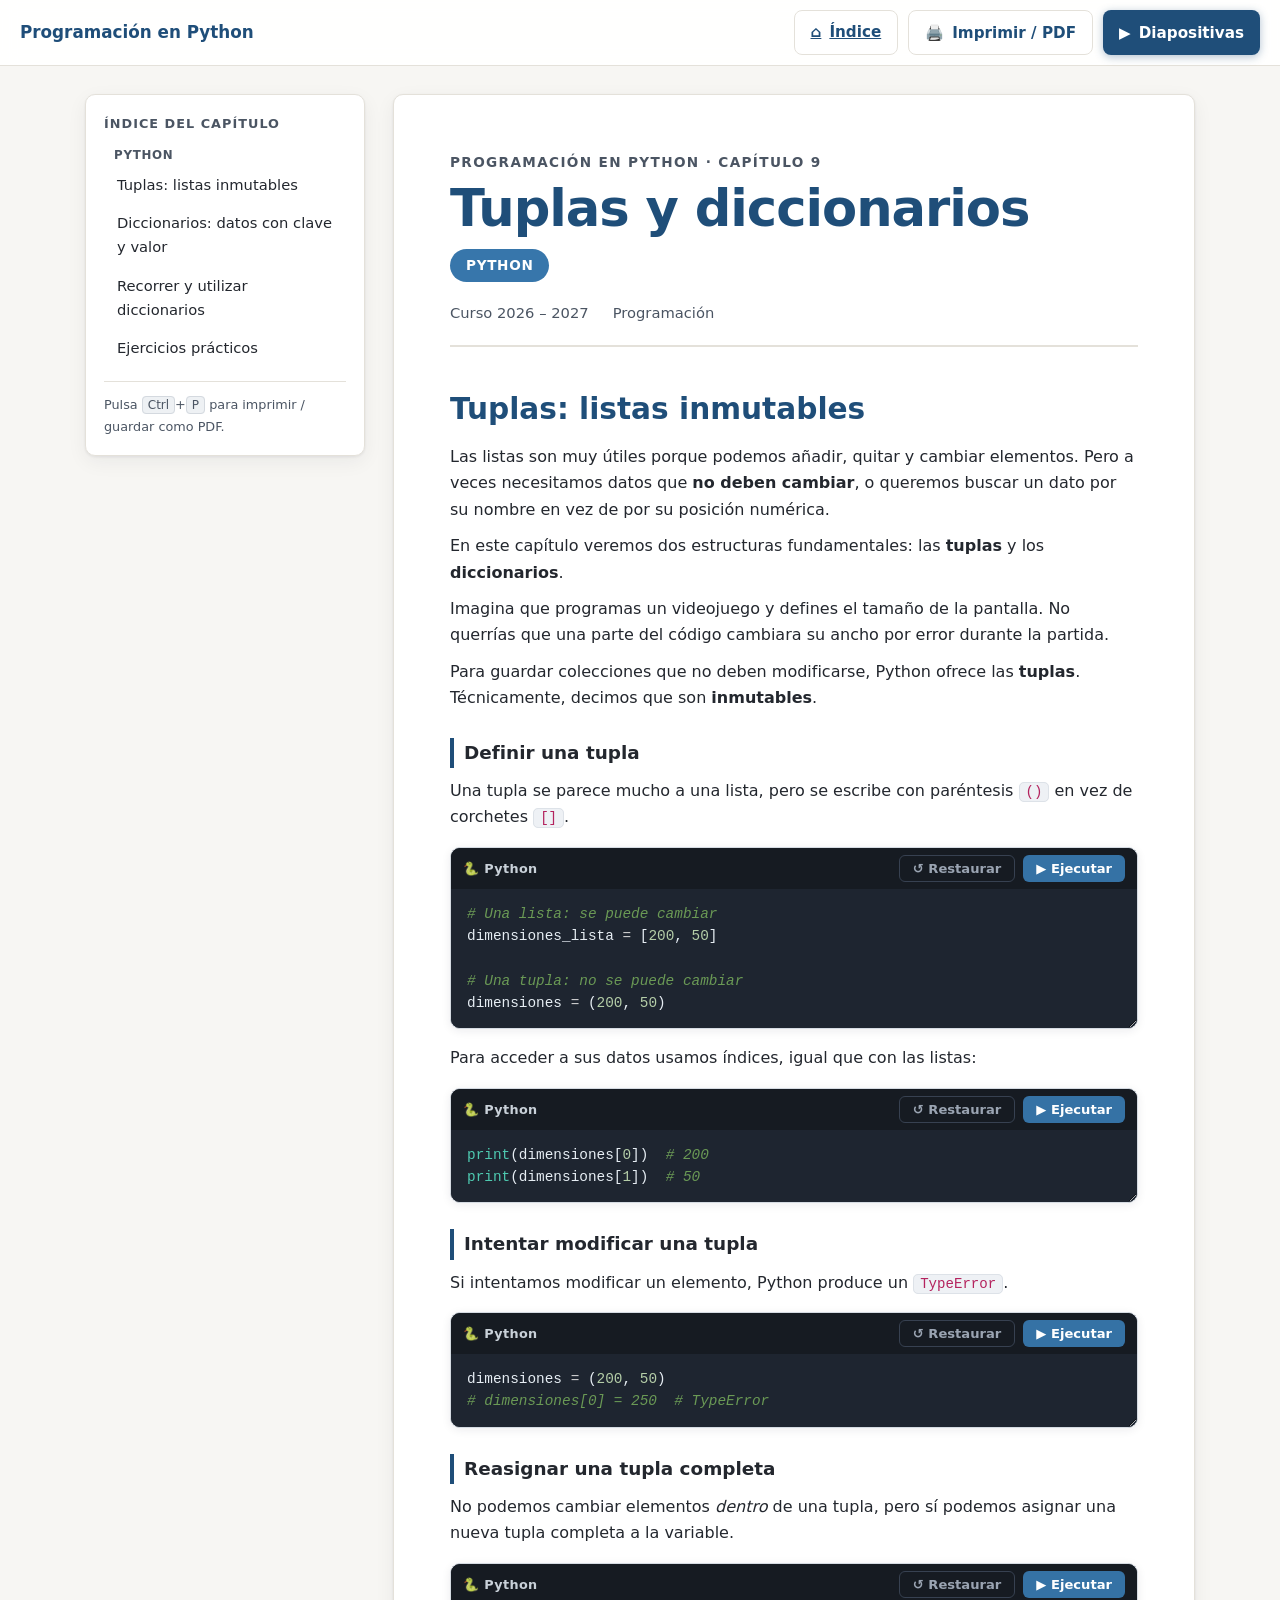
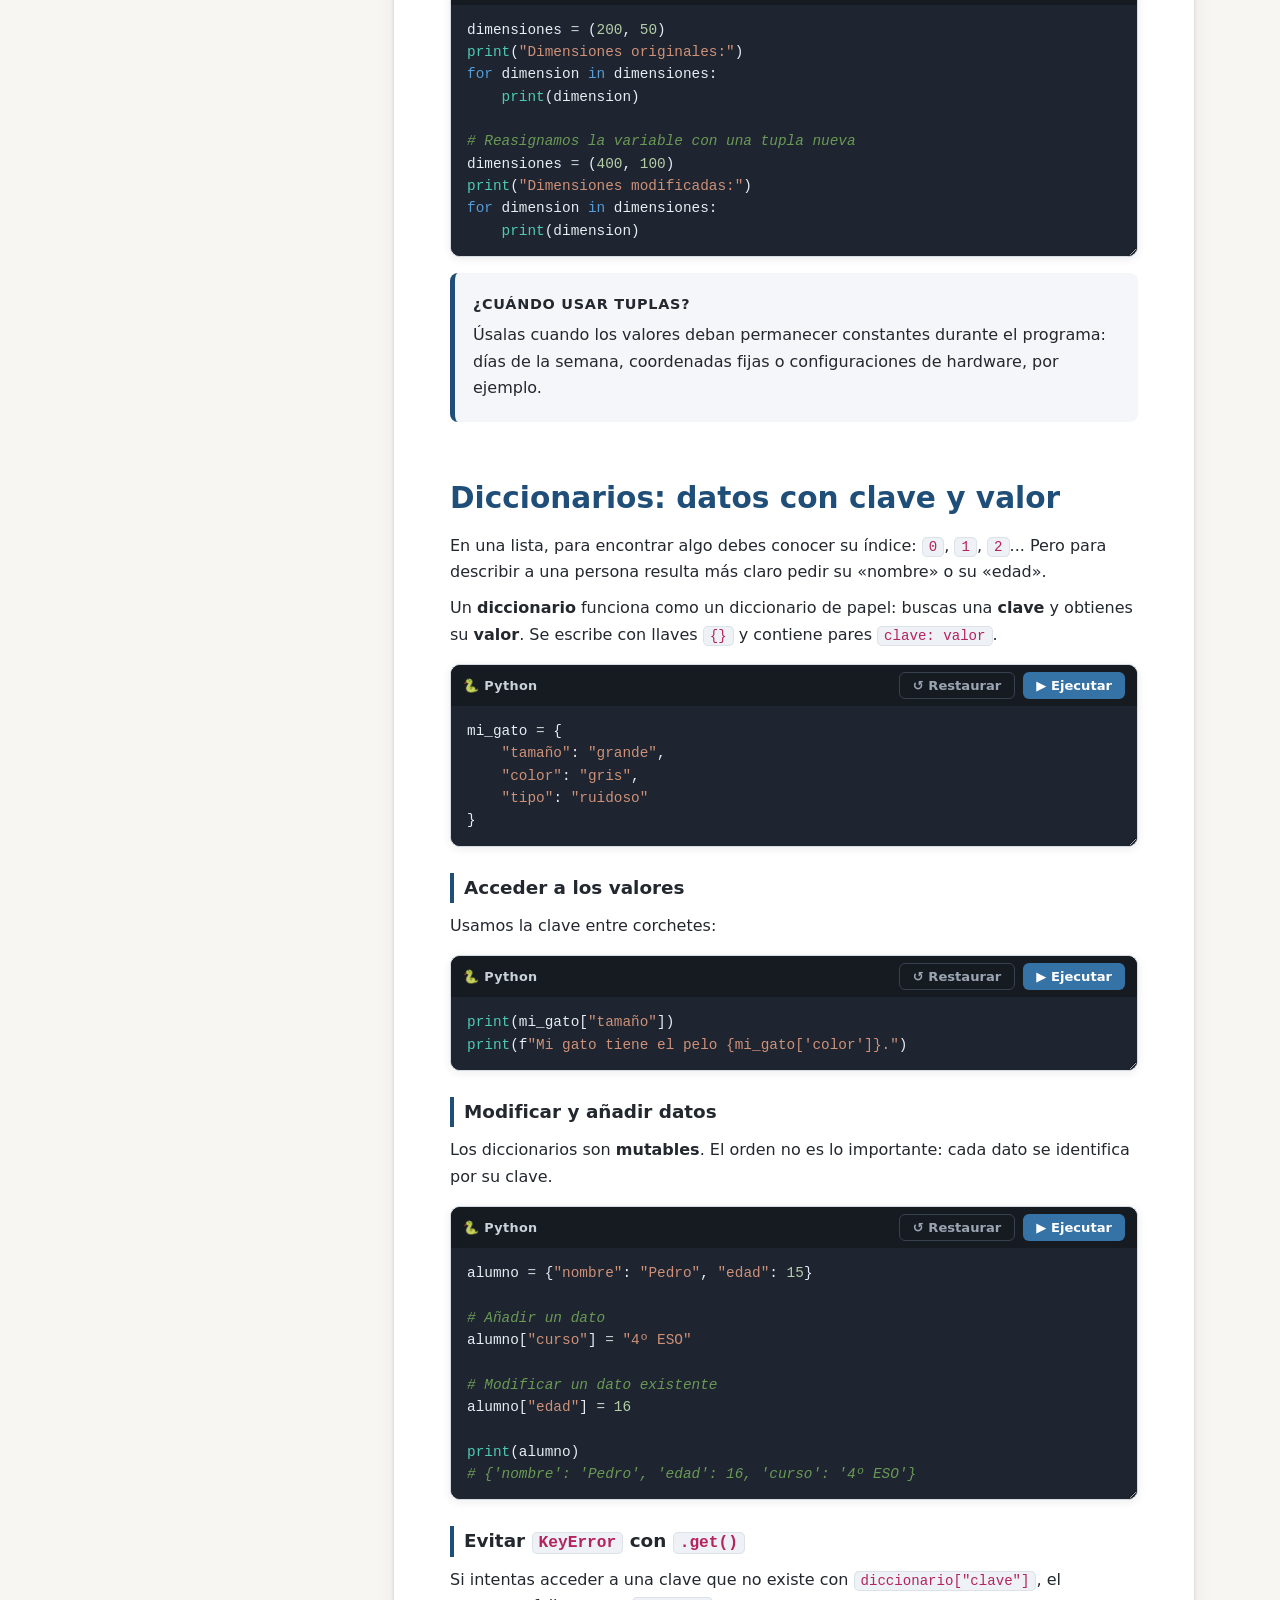
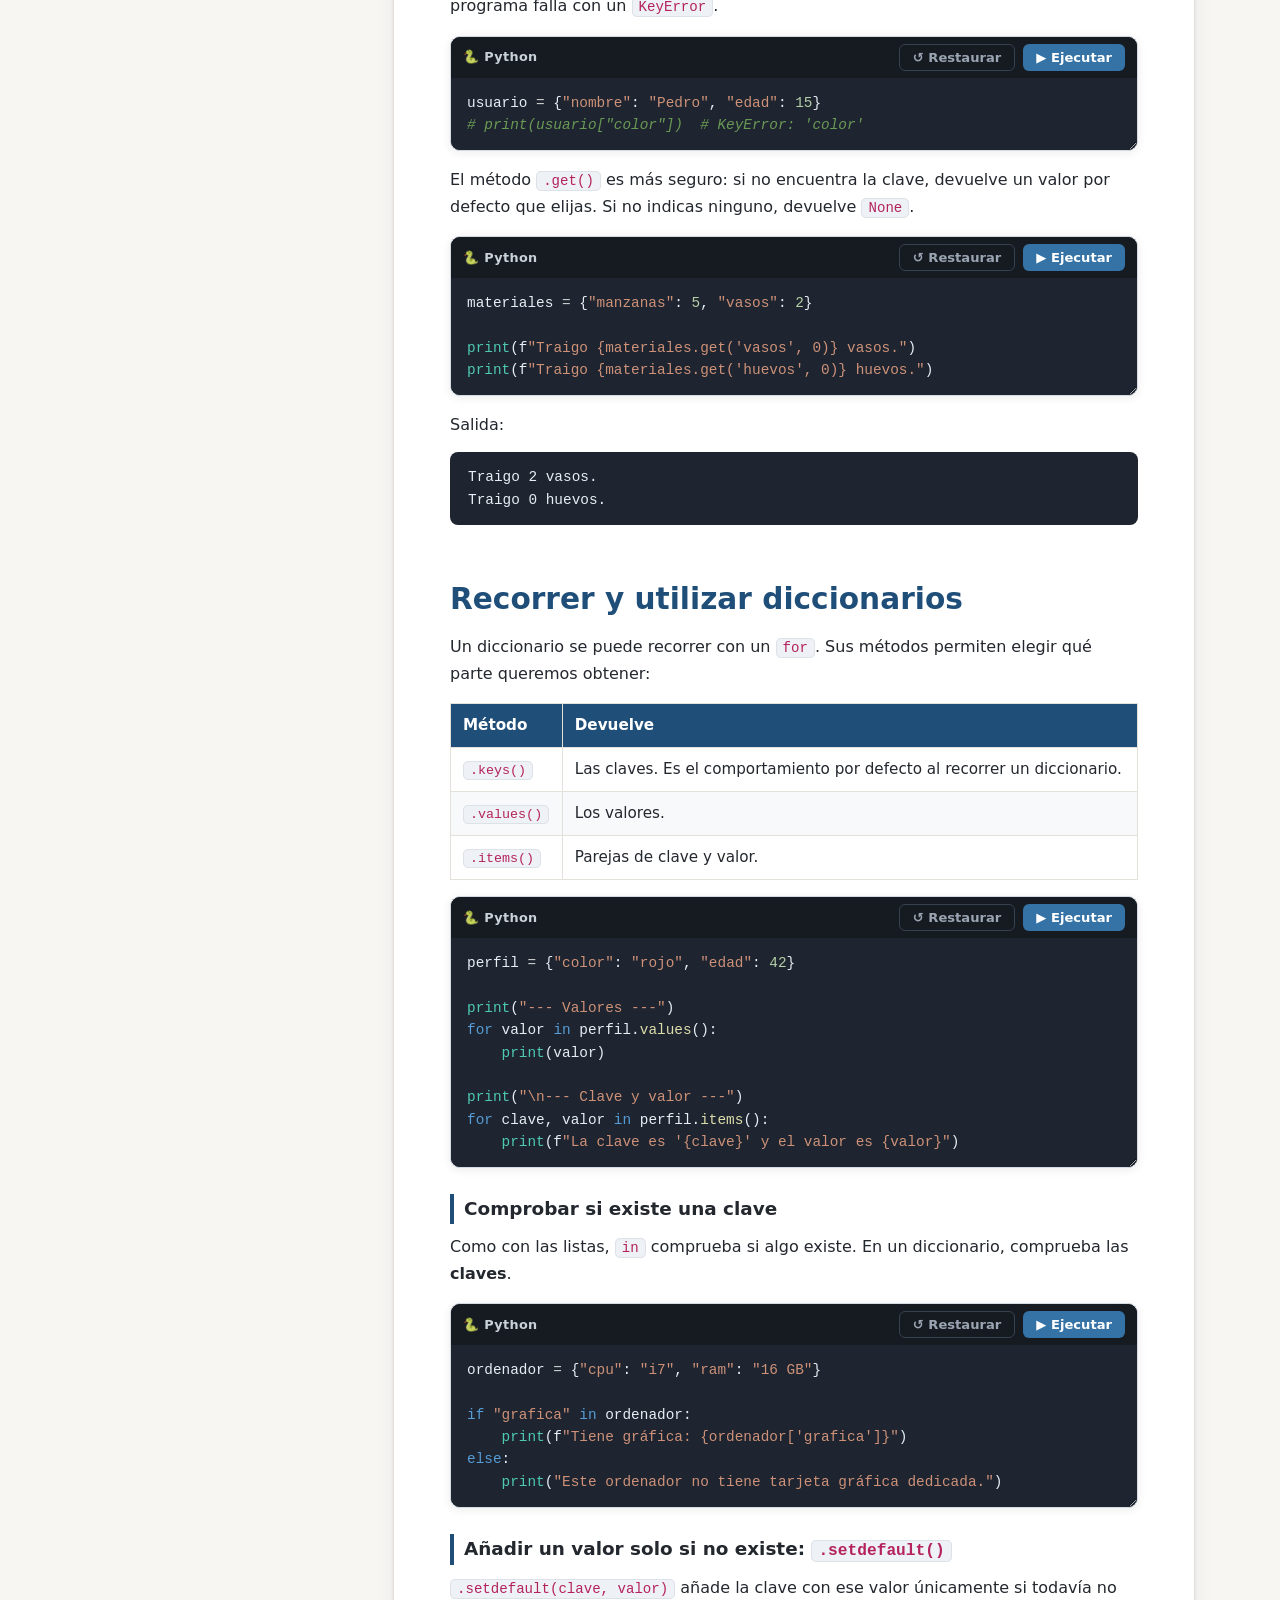
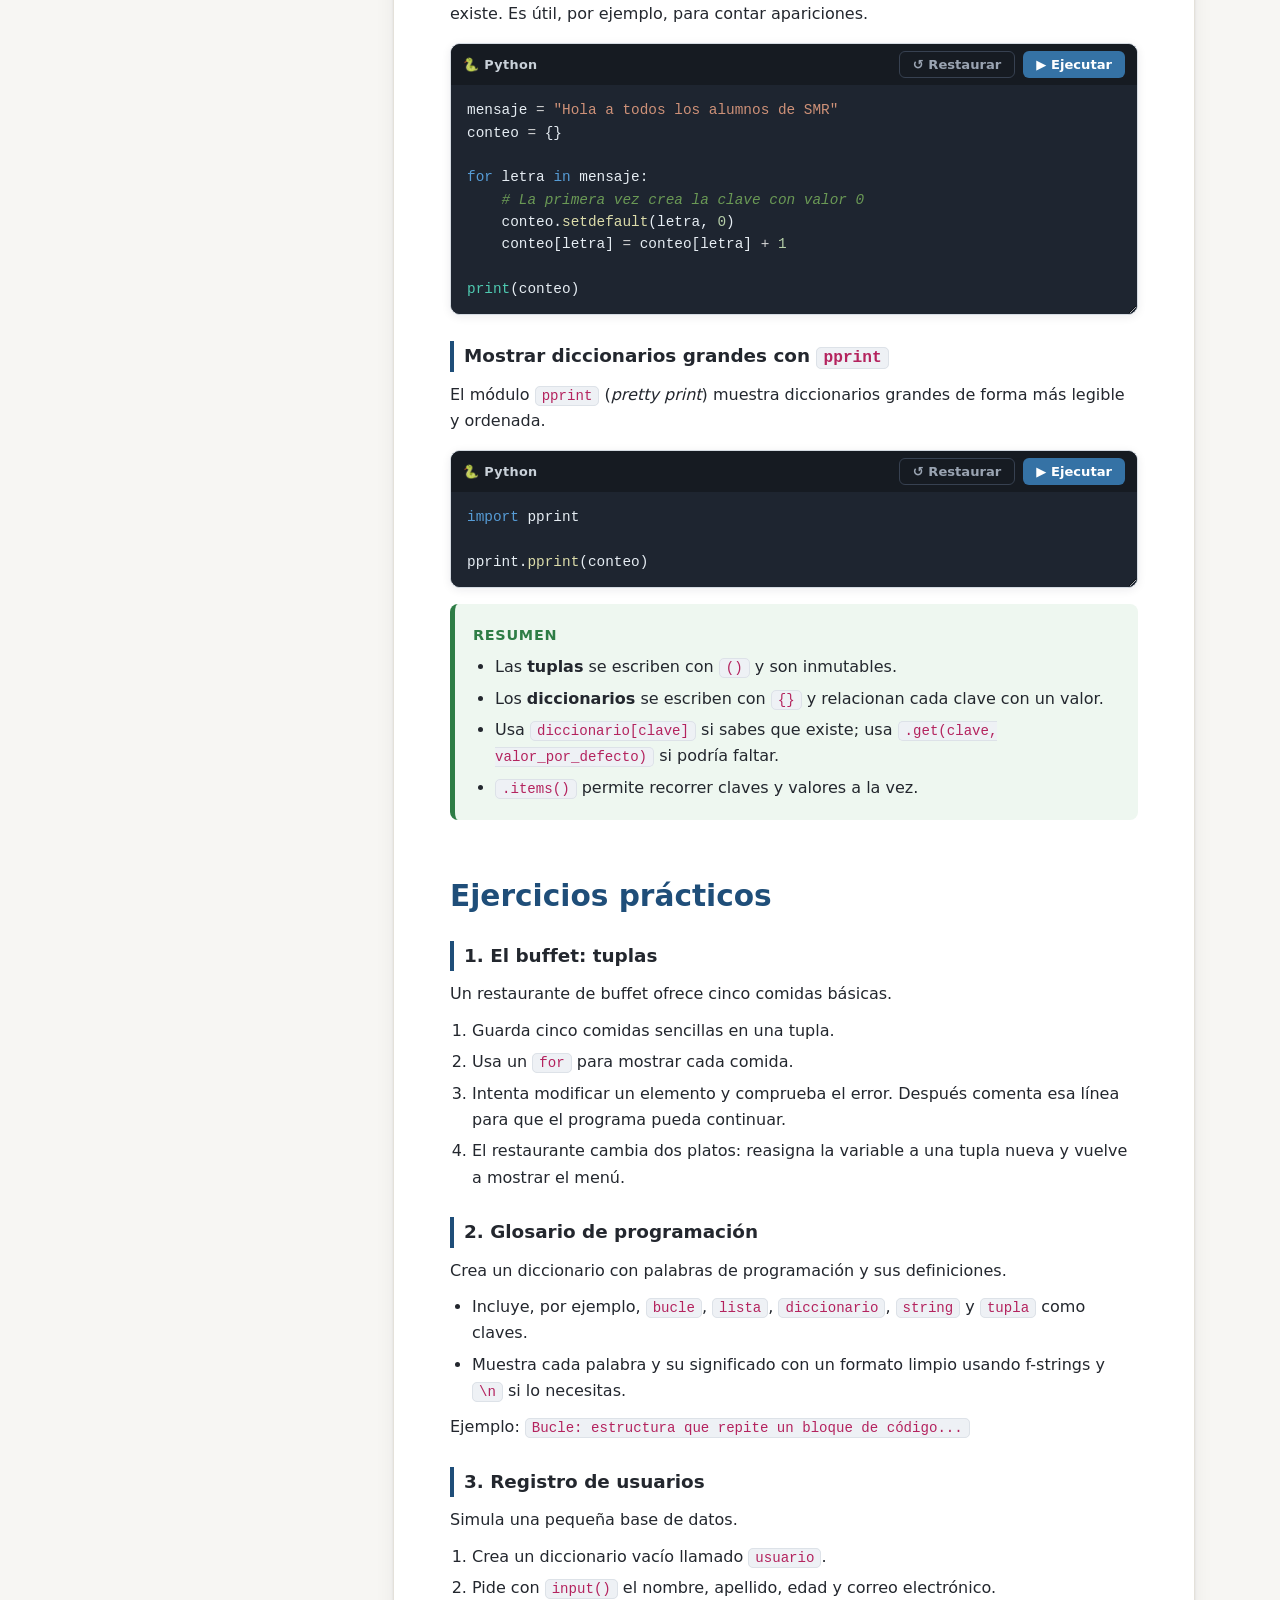
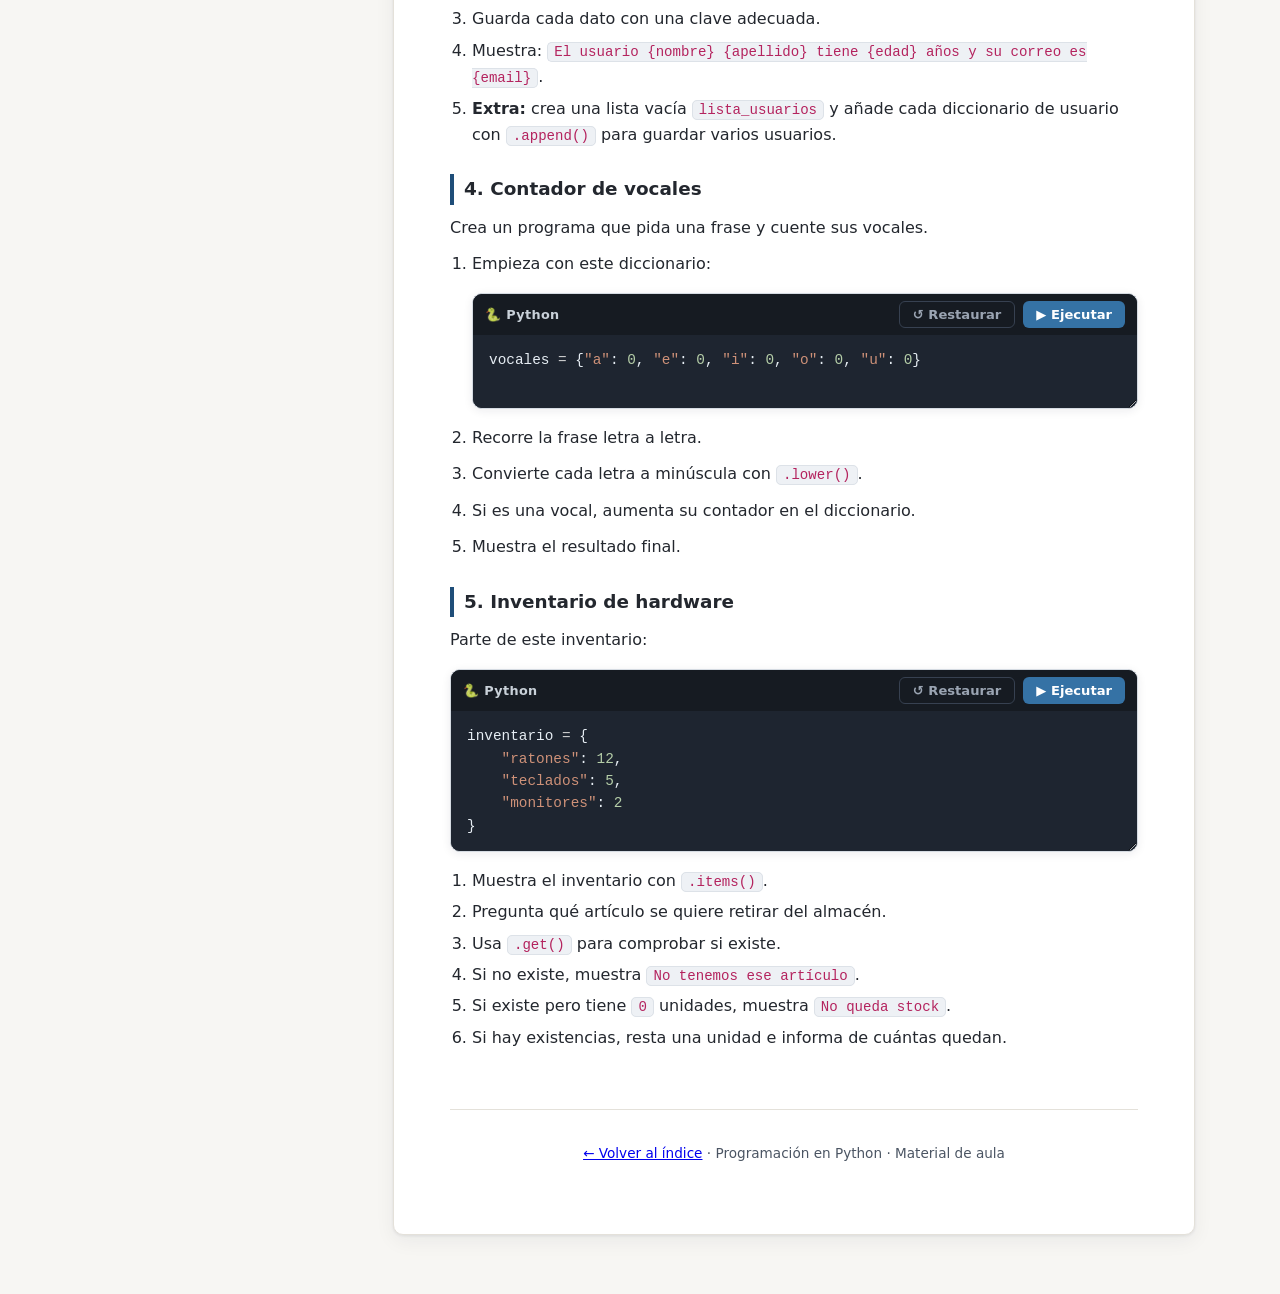
<file: capitulos/09-tuplas-y-diccionarios.html>
<!DOCTYPE html>
<html lang="es">
<head>
  <meta charset="UTF-8">
  <meta name="viewport" content="width=device-width, initial-scale=1.0">
  <title>Tuplas y diccionarios · Programación en Python</title>
  <meta name="description" content="Tuplas y diccionarios — Programación en Python">
  <link rel="stylesheet" href="../styles.css">
</head>
<body>

  <!-- ======================= BARRA SUPERIOR ======================= -->
  <header class="topbar">
    <div class="topbar__title">
      <button class="btn btn--ghost topbar__menu" id="btn-menu" aria-label="Abrir índice">☰</button>
      <span class="topbar__brand">Programación en Python</span>
    </div>
    <div class="topbar__actions">
      <a class="btn btn--outline" href="../index.html" title="Volver al índice general">⌂ <span class="btn__label">Índice</span></a>
      <button class="btn btn--outline" id="btn-print" title="Imprimir o guardar como PDF (Ctrl+P)">
        🖨️ <span class="btn__label">Imprimir / PDF</span>
      </button>
      <button class="btn btn--primary" id="btn-slides" title="Ver el contenido como diapositivas">
        ▶ <span class="btn__label">Diapositivas</span>
      </button>
    </div>
  </header>

  <div class="layout">

    <!-- ======================= ÍNDICE LATERAL ======================= -->
    <nav class="sidebar" id="sidebar" aria-label="Índice del capítulo">
      <p class="sidebar__title">Índice del capítulo</p>
      <ol class="toc" id="toc"><!-- se genera con JS --></ol>
      <p class="sidebar__hint">Pulsa <kbd>Ctrl</kbd>+<kbd>P</kbd> para imprimir / guardar como PDF.</p>
    </nav>

    <!-- ======================= CONTENIDO ======================= -->
    <main class="content" id="content">

      <header class="cover" id="portada">
  <p class="cover__kicker">Programación en Python · Capítulo 9</p>
  <h1 class="cover__title">Tuplas y diccionarios</h1>
  <p class="cover__subtitle"><span class="tag tag--py">Python</span></p>
  <div class="cover__meta"><span>Curso 2026 – 2027</span><span>Programación</span></div>
</header>

      <section class="slide" data-materia="python">
  <h2>Tuplas: listas inmutables</h2>
<p>Las listas son muy útiles porque podemos añadir, quitar y cambiar elementos. Pero a veces necesitamos datos que <strong>no deben cambiar</strong>, o queremos buscar un dato por su nombre en vez de por su posición numérica.</p>
<p>En este capítulo veremos dos estructuras fundamentales: las <strong>tuplas</strong> y los <strong>diccionarios</strong>.</p>
<p>Imagina que programas un videojuego y defines el tamaño de la pantalla. No querrías que una parte del código cambiara su ancho por error durante la partida.</p>
<p>Para guardar colecciones que no deben modificarse, Python ofrece las <strong>tuplas</strong>. Técnicamente, decimos que son <strong>inmutables</strong>.</p>
<h3>Definir una tupla</h3>
<p>Una tupla se parece mucho a una lista, pero se escribe con paréntesis <code>()</code> en vez de corchetes <code>[]</code>.</p>
<div class="runner">
  <div class="runner__bar">
    <span class="runner__label">🐍 Python</span>
    <div class="runner__acciones">
      <button type="button" class="runner__btn runner__btn--reset" title="Volver al código original">↺ Restaurar</button>
      <button type="button" class="runner__btn runner__btn--run" title="Ejecutar (Ctrl + Enter)">▶ Ejecutar</button>
    </div>
  </div>
  <div class="runner__editor">
    <pre class="runner__highlight" aria-hidden="true"><code># Una lista: se puede cambiar
dimensiones_lista = [200, 50]

# Una tupla: no se puede cambiar
dimensiones = (200, 50)
</code></pre>
    <textarea class="runner__code" spellcheck="false" rows="5" aria-label="Código Python editable"># Una lista: se puede cambiar
dimensiones_lista = [200, 50]

# Una tupla: no se puede cambiar
dimensiones = (200, 50)
</textarea>
  </div>
  <pre class="runner__output" hidden></pre>
</div>
<p>Para acceder a sus datos usamos índices, igual que con las listas:</p>
<div class="runner">
  <div class="runner__bar">
    <span class="runner__label">🐍 Python</span>
    <div class="runner__acciones">
      <button type="button" class="runner__btn runner__btn--reset" title="Volver al código original">↺ Restaurar</button>
      <button type="button" class="runner__btn runner__btn--run" title="Ejecutar (Ctrl + Enter)">▶ Ejecutar</button>
    </div>
  </div>
  <div class="runner__editor">
    <pre class="runner__highlight" aria-hidden="true"><code>print(dimensiones[0])  # 200
print(dimensiones[1])  # 50
</code></pre>
    <textarea class="runner__code" spellcheck="false" rows="2" aria-label="Código Python editable">print(dimensiones[0])  # 200
print(dimensiones[1])  # 50
</textarea>
  </div>
  <pre class="runner__output" hidden></pre>
</div>
<h3>Intentar modificar una tupla</h3>
<p>Si intentamos modificar un elemento, Python produce un <code>TypeError</code>.</p>
<div class="runner">
  <div class="runner__bar">
    <span class="runner__label">🐍 Python</span>
    <div class="runner__acciones">
      <button type="button" class="runner__btn runner__btn--reset" title="Volver al código original">↺ Restaurar</button>
      <button type="button" class="runner__btn runner__btn--run" title="Ejecutar (Ctrl + Enter)">▶ Ejecutar</button>
    </div>
  </div>
  <div class="runner__editor">
    <pre class="runner__highlight" aria-hidden="true"><code>dimensiones = (200, 50)
# dimensiones[0] = 250  # TypeError
</code></pre>
    <textarea class="runner__code" spellcheck="false" rows="2" aria-label="Código Python editable">dimensiones = (200, 50)
# dimensiones[0] = 250  # TypeError
</textarea>
  </div>
  <pre class="runner__output" hidden></pre>
</div>
<h3>Reasignar una tupla completa</h3>
<p>No podemos cambiar elementos <em>dentro</em> de una tupla, pero sí podemos asignar una nueva tupla completa a la variable.</p>
<div class="runner">
  <div class="runner__bar">
    <span class="runner__label">🐍 Python</span>
    <div class="runner__acciones">
      <button type="button" class="runner__btn runner__btn--reset" title="Volver al código original">↺ Restaurar</button>
      <button type="button" class="runner__btn runner__btn--run" title="Ejecutar (Ctrl + Enter)">▶ Ejecutar</button>
    </div>
  </div>
  <div class="runner__editor">
    <pre class="runner__highlight" aria-hidden="true"><code>dimensiones = (200, 50)
print(&quot;Dimensiones originales:&quot;)
for dimension in dimensiones:
    print(dimension)

# Reasignamos la variable con una tupla nueva
dimensiones = (400, 100)
print(&quot;Dimensiones modificadas:&quot;)
for dimension in dimensiones:
    print(dimension)
</code></pre>
    <textarea class="runner__code" spellcheck="false" rows="10" aria-label="Código Python editable">dimensiones = (200, 50)
print(&quot;Dimensiones originales:&quot;)
for dimension in dimensiones:
    print(dimension)

# Reasignamos la variable con una tupla nueva
dimensiones = (400, 100)
print(&quot;Dimensiones modificadas:&quot;)
for dimension in dimensiones:
    print(dimension)
</textarea>
  </div>
  <pre class="runner__output" hidden></pre>
</div>

<div class="box">
<p class="box__title">¿Cuándo usar tuplas?</p>
<p>Úsalas cuando los valores deban permanecer constantes durante el programa: días de la semana, coordenadas fijas o configuraciones de hardware, por ejemplo.</p>

</div>
</section>
<section class="slide" data-materia="python">
  <h2>Diccionarios: datos con clave y valor</h2>
<p>En una lista, para encontrar algo debes conocer su índice: <code>0</code>, <code>1</code>, <code>2</code>... Pero para describir a una persona resulta más claro pedir su «nombre» o su «edad».</p>
<p>Un <strong>diccionario</strong> funciona como un diccionario de papel: buscas una <strong>clave</strong> y obtienes su <strong>valor</strong>. Se escribe con llaves <code>{}</code> y contiene pares <code>clave: valor</code>.</p>
<div class="runner">
  <div class="runner__bar">
    <span class="runner__label">🐍 Python</span>
    <div class="runner__acciones">
      <button type="button" class="runner__btn runner__btn--reset" title="Volver al código original">↺ Restaurar</button>
      <button type="button" class="runner__btn runner__btn--run" title="Ejecutar (Ctrl + Enter)">▶ Ejecutar</button>
    </div>
  </div>
  <div class="runner__editor">
    <pre class="runner__highlight" aria-hidden="true"><code>mi_gato = {
    &quot;tamaño&quot;: &quot;grande&quot;,
    &quot;color&quot;: &quot;gris&quot;,
    &quot;tipo&quot;: &quot;ruidoso&quot;
}
</code></pre>
    <textarea class="runner__code" spellcheck="false" rows="5" aria-label="Código Python editable">mi_gato = {
    &quot;tamaño&quot;: &quot;grande&quot;,
    &quot;color&quot;: &quot;gris&quot;,
    &quot;tipo&quot;: &quot;ruidoso&quot;
}
</textarea>
  </div>
  <pre class="runner__output" hidden></pre>
</div>
<h3>Acceder a los valores</h3>
<p>Usamos la clave entre corchetes:</p>
<div class="runner">
  <div class="runner__bar">
    <span class="runner__label">🐍 Python</span>
    <div class="runner__acciones">
      <button type="button" class="runner__btn runner__btn--reset" title="Volver al código original">↺ Restaurar</button>
      <button type="button" class="runner__btn runner__btn--run" title="Ejecutar (Ctrl + Enter)">▶ Ejecutar</button>
    </div>
  </div>
  <div class="runner__editor">
    <pre class="runner__highlight" aria-hidden="true"><code>print(mi_gato[&quot;tamaño&quot;])
print(f&quot;Mi gato tiene el pelo {mi_gato[&#39;color&#39;]}.&quot;)
</code></pre>
    <textarea class="runner__code" spellcheck="false" rows="2" aria-label="Código Python editable">print(mi_gato[&quot;tamaño&quot;])
print(f&quot;Mi gato tiene el pelo {mi_gato[&#39;color&#39;]}.&quot;)
</textarea>
  </div>
  <pre class="runner__output" hidden></pre>
</div>
<h3>Modificar y añadir datos</h3>
<p>Los diccionarios son <strong>mutables</strong>. El orden no es lo importante: cada dato se identifica por su clave.</p>
<div class="runner">
  <div class="runner__bar">
    <span class="runner__label">🐍 Python</span>
    <div class="runner__acciones">
      <button type="button" class="runner__btn runner__btn--reset" title="Volver al código original">↺ Restaurar</button>
      <button type="button" class="runner__btn runner__btn--run" title="Ejecutar (Ctrl + Enter)">▶ Ejecutar</button>
    </div>
  </div>
  <div class="runner__editor">
    <pre class="runner__highlight" aria-hidden="true"><code>alumno = {&quot;nombre&quot;: &quot;Pedro&quot;, &quot;edad&quot;: 15}

# Añadir un dato
alumno[&quot;curso&quot;] = &quot;4º ESO&quot;

# Modificar un dato existente
alumno[&quot;edad&quot;] = 16

print(alumno)
# {&#39;nombre&#39;: &#39;Pedro&#39;, &#39;edad&#39;: 16, &#39;curso&#39;: &#39;4º ESO&#39;}
</code></pre>
    <textarea class="runner__code" spellcheck="false" rows="10" aria-label="Código Python editable">alumno = {&quot;nombre&quot;: &quot;Pedro&quot;, &quot;edad&quot;: 15}

# Añadir un dato
alumno[&quot;curso&quot;] = &quot;4º ESO&quot;

# Modificar un dato existente
alumno[&quot;edad&quot;] = 16

print(alumno)
# {&#39;nombre&#39;: &#39;Pedro&#39;, &#39;edad&#39;: 16, &#39;curso&#39;: &#39;4º ESO&#39;}
</textarea>
  </div>
  <pre class="runner__output" hidden></pre>
</div>
<h3>Evitar <code>KeyError</code> con <code>.get()</code></h3>
<p>Si intentas acceder a una clave que no existe con <code>diccionario[&quot;clave&quot;]</code>, el programa falla con un <code>KeyError</code>.</p>
<div class="runner">
  <div class="runner__bar">
    <span class="runner__label">🐍 Python</span>
    <div class="runner__acciones">
      <button type="button" class="runner__btn runner__btn--reset" title="Volver al código original">↺ Restaurar</button>
      <button type="button" class="runner__btn runner__btn--run" title="Ejecutar (Ctrl + Enter)">▶ Ejecutar</button>
    </div>
  </div>
  <div class="runner__editor">
    <pre class="runner__highlight" aria-hidden="true"><code>usuario = {&quot;nombre&quot;: &quot;Pedro&quot;, &quot;edad&quot;: 15}
# print(usuario[&quot;color&quot;])  # KeyError: &#39;color&#39;
</code></pre>
    <textarea class="runner__code" spellcheck="false" rows="2" aria-label="Código Python editable">usuario = {&quot;nombre&quot;: &quot;Pedro&quot;, &quot;edad&quot;: 15}
# print(usuario[&quot;color&quot;])  # KeyError: &#39;color&#39;
</textarea>
  </div>
  <pre class="runner__output" hidden></pre>
</div>
<p>El método <code>.get()</code> es más seguro: si no encuentra la clave, devuelve un valor por defecto que elijas. Si no indicas ninguno, devuelve <code>None</code>.</p>
<div class="runner">
  <div class="runner__bar">
    <span class="runner__label">🐍 Python</span>
    <div class="runner__acciones">
      <button type="button" class="runner__btn runner__btn--reset" title="Volver al código original">↺ Restaurar</button>
      <button type="button" class="runner__btn runner__btn--run" title="Ejecutar (Ctrl + Enter)">▶ Ejecutar</button>
    </div>
  </div>
  <div class="runner__editor">
    <pre class="runner__highlight" aria-hidden="true"><code>materiales = {&quot;manzanas&quot;: 5, &quot;vasos&quot;: 2}

print(f&quot;Traigo {materiales.get(&#39;vasos&#39;, 0)} vasos.&quot;)
print(f&quot;Traigo {materiales.get(&#39;huevos&#39;, 0)} huevos.&quot;)
</code></pre>
    <textarea class="runner__code" spellcheck="false" rows="4" aria-label="Código Python editable">materiales = {&quot;manzanas&quot;: 5, &quot;vasos&quot;: 2}

print(f&quot;Traigo {materiales.get(&#39;vasos&#39;, 0)} vasos.&quot;)
print(f&quot;Traigo {materiales.get(&#39;huevos&#39;, 0)} huevos.&quot;)
</textarea>
  </div>
  <pre class="runner__output" hidden></pre>
</div>
<p>Salida:</p>
<pre><code class="language-text">Traigo 2 vasos.
Traigo 0 huevos.
</code></pre>

</section>
<section class="slide" data-materia="python">
  <h2>Recorrer y utilizar diccionarios</h2>
<p>Un diccionario se puede recorrer con un <code>for</code>. Sus métodos permiten elegir qué parte queremos obtener:</p>
<table>
<thead>
<tr>
<th>Método</th>
<th>Devuelve</th>
</tr>
</thead>
<tbody><tr>
<td><code>.keys()</code></td>
<td>Las claves. Es el comportamiento por defecto al recorrer un diccionario.</td>
</tr>
<tr>
<td><code>.values()</code></td>
<td>Los valores.</td>
</tr>
<tr>
<td><code>.items()</code></td>
<td>Parejas de clave y valor.</td>
</tr>
</tbody></table>
<div class="runner">
  <div class="runner__bar">
    <span class="runner__label">🐍 Python</span>
    <div class="runner__acciones">
      <button type="button" class="runner__btn runner__btn--reset" title="Volver al código original">↺ Restaurar</button>
      <button type="button" class="runner__btn runner__btn--run" title="Ejecutar (Ctrl + Enter)">▶ Ejecutar</button>
    </div>
  </div>
  <div class="runner__editor">
    <pre class="runner__highlight" aria-hidden="true"><code>perfil = {&quot;color&quot;: &quot;rojo&quot;, &quot;edad&quot;: 42}

print(&quot;--- Valores ---&quot;)
for valor in perfil.values():
    print(valor)

print(&quot;\n--- Clave y valor ---&quot;)
for clave, valor in perfil.items():
    print(f&quot;La clave es &#39;{clave}&#39; y el valor es {valor}&quot;)
</code></pre>
    <textarea class="runner__code" spellcheck="false" rows="9" aria-label="Código Python editable">perfil = {&quot;color&quot;: &quot;rojo&quot;, &quot;edad&quot;: 42}

print(&quot;--- Valores ---&quot;)
for valor in perfil.values():
    print(valor)

print(&quot;\n--- Clave y valor ---&quot;)
for clave, valor in perfil.items():
    print(f&quot;La clave es &#39;{clave}&#39; y el valor es {valor}&quot;)
</textarea>
  </div>
  <pre class="runner__output" hidden></pre>
</div>
<h3>Comprobar si existe una clave</h3>
<p>Como con las listas, <code>in</code> comprueba si algo existe. En un diccionario, comprueba las <strong>claves</strong>.</p>
<div class="runner">
  <div class="runner__bar">
    <span class="runner__label">🐍 Python</span>
    <div class="runner__acciones">
      <button type="button" class="runner__btn runner__btn--reset" title="Volver al código original">↺ Restaurar</button>
      <button type="button" class="runner__btn runner__btn--run" title="Ejecutar (Ctrl + Enter)">▶ Ejecutar</button>
    </div>
  </div>
  <div class="runner__editor">
    <pre class="runner__highlight" aria-hidden="true"><code>ordenador = {&quot;cpu&quot;: &quot;i7&quot;, &quot;ram&quot;: &quot;16 GB&quot;}

if &quot;grafica&quot; in ordenador:
    print(f&quot;Tiene gráfica: {ordenador[&#39;grafica&#39;]}&quot;)
else:
    print(&quot;Este ordenador no tiene tarjeta gráfica dedicada.&quot;)
</code></pre>
    <textarea class="runner__code" spellcheck="false" rows="6" aria-label="Código Python editable">ordenador = {&quot;cpu&quot;: &quot;i7&quot;, &quot;ram&quot;: &quot;16 GB&quot;}

if &quot;grafica&quot; in ordenador:
    print(f&quot;Tiene gráfica: {ordenador[&#39;grafica&#39;]}&quot;)
else:
    print(&quot;Este ordenador no tiene tarjeta gráfica dedicada.&quot;)
</textarea>
  </div>
  <pre class="runner__output" hidden></pre>
</div>
<h3>Añadir un valor solo si no existe: <code>.setdefault()</code></h3>
<p><code>.setdefault(clave, valor)</code> añade la clave con ese valor únicamente si todavía no existe. Es útil, por ejemplo, para contar apariciones.</p>
<div class="runner">
  <div class="runner__bar">
    <span class="runner__label">🐍 Python</span>
    <div class="runner__acciones">
      <button type="button" class="runner__btn runner__btn--reset" title="Volver al código original">↺ Restaurar</button>
      <button type="button" class="runner__btn runner__btn--run" title="Ejecutar (Ctrl + Enter)">▶ Ejecutar</button>
    </div>
  </div>
  <div class="runner__editor">
    <pre class="runner__highlight" aria-hidden="true"><code>mensaje = &quot;Hola a todos los alumnos de SMR&quot;
conteo = {}

for letra in mensaje:
    # La primera vez crea la clave con valor 0
    conteo.setdefault(letra, 0)
    conteo[letra] = conteo[letra] + 1

print(conteo)
</code></pre>
    <textarea class="runner__code" spellcheck="false" rows="9" aria-label="Código Python editable">mensaje = &quot;Hola a todos los alumnos de SMR&quot;
conteo = {}

for letra in mensaje:
    # La primera vez crea la clave con valor 0
    conteo.setdefault(letra, 0)
    conteo[letra] = conteo[letra] + 1

print(conteo)
</textarea>
  </div>
  <pre class="runner__output" hidden></pre>
</div>
<h3>Mostrar diccionarios grandes con <code>pprint</code></h3>
<p>El módulo <code>pprint</code> (<em>pretty print</em>) muestra diccionarios grandes de forma más legible y ordenada.</p>
<div class="runner">
  <div class="runner__bar">
    <span class="runner__label">🐍 Python</span>
    <div class="runner__acciones">
      <button type="button" class="runner__btn runner__btn--reset" title="Volver al código original">↺ Restaurar</button>
      <button type="button" class="runner__btn runner__btn--run" title="Ejecutar (Ctrl + Enter)">▶ Ejecutar</button>
    </div>
  </div>
  <div class="runner__editor">
    <pre class="runner__highlight" aria-hidden="true"><code>import pprint

pprint.pprint(conteo)
</code></pre>
    <textarea class="runner__code" spellcheck="false" rows="3" aria-label="Código Python editable">import pprint

pprint.pprint(conteo)
</textarea>
  </div>
  <pre class="runner__output" hidden></pre>
</div>

<div class="box box--resumen">
<p class="box__title">Resumen</p>
<ul>
<li>Las <strong>tuplas</strong> se escriben con <code>()</code> y son inmutables.</li>
<li>Los <strong>diccionarios</strong> se escriben con <code>{}</code> y relacionan cada clave con un valor.</li>
<li>Usa <code>diccionario[clave]</code> si sabes que existe; usa <code>.get(clave, valor_por_defecto)</code> si podría faltar.</li>
<li><code>.items()</code> permite recorrer claves y valores a la vez.</li>
</ul>

</div>
</section>
<section class="slide" data-materia="python">
  <h2>Ejercicios prácticos</h2>
<h3>1. El buffet: tuplas</h3>
<p>Un restaurante de buffet ofrece cinco comidas básicas.</p>
<ol>
<li>Guarda cinco comidas sencillas en una tupla.</li>
<li>Usa un <code>for</code> para mostrar cada comida.</li>
<li>Intenta modificar un elemento y comprueba el error. Después comenta esa línea para que el programa pueda continuar.</li>
<li>El restaurante cambia dos platos: reasigna la variable a una tupla nueva y vuelve a mostrar el menú.</li>
</ol>
<h3>2. Glosario de programación</h3>
<p>Crea un diccionario con palabras de programación y sus definiciones.</p>
<ul>
<li>Incluye, por ejemplo, <code>bucle</code>, <code>lista</code>, <code>diccionario</code>, <code>string</code> y <code>tupla</code> como claves.</li>
<li>Muestra cada palabra y su significado con un formato limpio usando f-strings y <code>\n</code> si lo necesitas.</li>
</ul>
<p>Ejemplo: <code>Bucle: estructura que repite un bloque de código...</code></p>
<h3>3. Registro de usuarios</h3>
<p>Simula una pequeña base de datos.</p>
<ol>
<li>Crea un diccionario vacío llamado <code>usuario</code>.</li>
<li>Pide con <code>input()</code> el nombre, apellido, edad y correo electrónico.</li>
<li>Guarda cada dato con una clave adecuada.</li>
<li>Muestra: <code>El usuario {nombre} {apellido} tiene {edad} años y su correo es {email}</code>.</li>
<li><strong>Extra:</strong> crea una lista vacía <code>lista_usuarios</code> y añade cada diccionario de usuario con <code>.append()</code> para guardar varios usuarios.</li>
</ol>
<h3>4. Contador de vocales</h3>
<p>Crea un programa que pida una frase y cuente sus vocales.</p>
<ol>
<li><p>Empieza con este diccionario:</p>
<div class="runner">
  <div class="runner__bar">
    <span class="runner__label">🐍 Python</span>
    <div class="runner__acciones">
      <button type="button" class="runner__btn runner__btn--reset" title="Volver al código original">↺ Restaurar</button>
      <button type="button" class="runner__btn runner__btn--run" title="Ejecutar (Ctrl + Enter)">▶ Ejecutar</button>
    </div>
  </div>
  <div class="runner__editor">
    <pre class="runner__highlight" aria-hidden="true"><code>vocales = {&quot;a&quot;: 0, &quot;e&quot;: 0, &quot;i&quot;: 0, &quot;o&quot;: 0, &quot;u&quot;: 0}
</code></pre>
    <textarea class="runner__code" spellcheck="false" rows="2" aria-label="Código Python editable">vocales = {&quot;a&quot;: 0, &quot;e&quot;: 0, &quot;i&quot;: 0, &quot;o&quot;: 0, &quot;u&quot;: 0}
</textarea>
  </div>
  <pre class="runner__output" hidden></pre>
</div>
</li>
<li><p>Recorre la frase letra a letra.</p>
</li>
<li><p>Convierte cada letra a minúscula con <code>.lower()</code>.</p>
</li>
<li><p>Si es una vocal, aumenta su contador en el diccionario.</p>
</li>
<li><p>Muestra el resultado final.</p>
</li>
</ol>
<h3>5. Inventario de hardware</h3>
<p>Parte de este inventario:</p>
<div class="runner">
  <div class="runner__bar">
    <span class="runner__label">🐍 Python</span>
    <div class="runner__acciones">
      <button type="button" class="runner__btn runner__btn--reset" title="Volver al código original">↺ Restaurar</button>
      <button type="button" class="runner__btn runner__btn--run" title="Ejecutar (Ctrl + Enter)">▶ Ejecutar</button>
    </div>
  </div>
  <div class="runner__editor">
    <pre class="runner__highlight" aria-hidden="true"><code>inventario = {
    &quot;ratones&quot;: 12,
    &quot;teclados&quot;: 5,
    &quot;monitores&quot;: 2
}
</code></pre>
    <textarea class="runner__code" spellcheck="false" rows="5" aria-label="Código Python editable">inventario = {
    &quot;ratones&quot;: 12,
    &quot;teclados&quot;: 5,
    &quot;monitores&quot;: 2
}
</textarea>
  </div>
  <pre class="runner__output" hidden></pre>
</div>
<ol>
<li>Muestra el inventario con <code>.items()</code>.</li>
<li>Pregunta qué artículo se quiere retirar del almacén.</li>
<li>Usa <code>.get()</code> para comprobar si existe.</li>
<li>Si no existe, muestra <code>No tenemos ese artículo</code>.</li>
<li>Si existe pero tiene <code>0</code> unidades, muestra <code>No queda stock</code>.</li>
<li>Si hay existencias, resta una unidad e informa de cuántas quedan.</li>
</ol>

</section>


      <footer class="page-footer">
        <p><a href="../index.html">← Volver al índice</a> · Programación en Python · Material de aula</p>
      </footer>
    </main>
  </div>

  <!-- ======================= VISOR DE DIAPOSITIVAS ======================= -->
  <div class="slideshow" id="slideshow" hidden>
    <div class="slideshow__progress"><div class="slideshow__bar" id="slides-bar"></div></div>
    <button class="slideshow__close" id="slides-close" title="Salir (Esc)">✕</button>
    <div class="slideshow__stage" id="slides-stage"></div>
    <div class="slideshow__controls">
      <button class="slideshow__nav" id="slides-prev" title="Anterior (←)">←</button>
      <span class="slideshow__dots" id="slides-dots" hidden></span>
      <span class="slideshow__counter" id="slides-counter">1 / 1</span>
      <button class="slideshow__nav" id="slides-next" title="Siguiente (→)">→</button>
    </div>
  </div>

  <script src="../script.js"></script>
</body>
</html>
</file>
<file: styles.css>
/* ============================================================
   CIENCIAS APLICADAS I · Hoja de estilos
   - Vista de lectura (pantalla)
   - Impresión / PDF (@media print)
   - Modo diapositivas (.slideshow)
   ============================================================ */

/* ---------- Variables y tema ---------- */
:root {
  --azul:      #1f4e79;
  --azul-suave:#e8f0f8;
  --py:        #3776ab;   /* python      */
  --mat:       #2563ab;   /* matemáticas */
  --bio:       #2e7d46;   /* biología   */
  --fis:       #c2600a;   /* física     */
  --qui:       #7c3aed;   /* química    */
  --act:       #b4235e;   /* actividades */
  --texto:     #23272e;
  --texto-suave: #4b5563;
  --fondo:     #f7f6f3;
  --tarjeta:   #ffffff;
  --borde:     #e4e1da;
  --radio:     10px;
  --sombra:    0 1px 3px rgba(20, 30, 50, .08), 0 6px 20px rgba(20, 30, 50, .06);
  --fuente:    "Segoe UI", system-ui, -apple-system, Roboto, "Helvetica Neue", Arial, sans-serif;
}

/* ---------- Reset básico ---------- */
*, *::before, *::after { box-sizing: border-box; }

html { scroll-behavior: smooth; }

body {
  margin: 0;
  font-family: var(--fuente);
  color: var(--texto);
  background: var(--fondo);
  line-height: 1.65;
  -webkit-font-smoothing: antialiased;
}

img { max-width: 100%; }

/* ============================================================
   BARRA SUPERIOR
   ============================================================ */
.topbar {
  position: sticky;
  top: 0;
  z-index: 50;
  display: flex;
  align-items: center;
  justify-content: space-between;
  gap: 12px;
  padding: 10px 20px;
  background: rgba(255, 255, 255, .92);
  backdrop-filter: blur(8px);
  border-bottom: 1px solid var(--borde);
}

.topbar__title { display: flex; align-items: center; gap: 10px; }

.topbar__brand {
  font-weight: 700;
  color: var(--azul);
  font-size: 1.05rem;
  white-space: nowrap;
}

.topbar__actions { display: flex; gap: 10px; }

/* Botones */
.btn {
  display: inline-flex;
  align-items: center;
  gap: 8px;
  border: none;
  border-radius: 8px;
  padding: 9px 16px;
  font-size: .95rem;
  font-family: inherit;
  font-weight: 600;
  cursor: pointer;
  transition: transform .12s ease, box-shadow .12s ease, background .12s ease;
  white-space: nowrap;
}
.btn:active { transform: translateY(1px); }

.btn--primary {
  background: var(--azul);
  color: #fff;
  box-shadow: 0 2px 8px rgba(31, 78, 121, .35);
}
.btn--primary:hover { background: #163c60; }

.btn--outline {
  background: #fff;
  color: var(--azul);
  border: 1px solid var(--borde);
}
.btn--outline:hover { background: var(--azul-suave); border-color: #c6d8ea; }

.btn--ghost {
  background: transparent;
  color: var(--azul);
  padding: 8px 10px;
  font-size: 1.15rem;
  display: none;
}

/* ============================================================
   ESTRUCTURA GENERAL
   ============================================================ */
.layout {
  display: grid;
  grid-template-columns: 280px minmax(0, 1fr);
  gap: 28px;
  max-width: 1150px;
  margin: 0 auto;
  padding: 28px 20px 60px;
  align-items: start;
}

/* ============================================================
   ÍNDICE LATERAL
   ============================================================ */
.sidebar {
  position: sticky;
  top: 76px;
  background: var(--tarjeta);
  border: 1px solid var(--borde);
  border-radius: var(--radio);
  padding: 18px;
  box-shadow: var(--sombra);
}

.sidebar__title {
  margin: 0 0 12px;
  font-size: .8rem;
  font-weight: 700;
  letter-spacing: .08em;
  text-transform: uppercase;
  color: var(--texto-suave);
}

.toc { list-style: none; margin: 0; padding: 0; counter-reset: toc; }
.toc li { margin: 0; }
.toc a {
  display: block;
  padding: 7px 10px;
  border-radius: 6px;
  color: var(--texto);
  text-decoration: none;
  font-size: .92rem;
  border-left: 3px solid transparent;
}
.toc a:hover { background: var(--azul-suave); color: var(--azul); }
.toc a.is-active { background: var(--azul-suave); border-left-color: var(--azul); color: var(--azul); font-weight: 600; }

.toc .toc__materia {
  margin-top: 10px;
  font-size: .74rem;
  font-weight: 700;
  letter-spacing: .06em;
  text-transform: uppercase;
  color: var(--texto-suave);
  padding: 0 10px;
}

.sidebar__hint {
  margin: 14px 0 0;
  padding-top: 12px;
  border-top: 1px solid var(--borde);
  font-size: .8rem;
  color: var(--texto-suave);
}
kbd {
  background: #eef1f4;
  border: 1px solid #d4d9df;
  border-radius: 4px;
  padding: 1px 5px;
  font-size: .75rem;
  font-family: inherit;
}

/* ============================================================
   CONTENIDO
   ============================================================ */
.content {
  min-width: 0;
  background: var(--tarjeta);
  border: 1px solid var(--borde);
  border-radius: var(--radio);
  box-shadow: var(--sombra);
  padding: clamp(24px, 5vw, 56px);
}

/* Portada */
.cover {
  padding-bottom: 20px;
  border-bottom: 2px solid var(--borde);
  margin-bottom: 10px;
}
.cover__kicker {
  margin: 0 0 6px;
  font-size: .85rem;
  font-weight: 700;
  letter-spacing: .1em;
  text-transform: uppercase;
  color: var(--texto-suave);
}
.cover__title {
  margin: 0;
  font-size: clamp(2rem, 5vw, 3.2rem);
  line-height: 1.1;
  color: var(--azul);
  letter-spacing: -.02em;
}
.cover__subtitle {
  margin: 10px 0 0;
  font-size: clamp(1.05rem, 2.5vw, 1.4rem);
  color: var(--texto-suave);
  font-weight: 500;
}
.cover__meta {
  display: flex;
  flex-wrap: wrap;
  gap: 10px 24px;
  margin-top: 18px;
  font-size: .92rem;
  color: var(--texto-suave);
}
.cover__note {
  margin-top: 22px;
  padding: 12px 16px;
  background: var(--azul-suave);
  border-radius: 8px;
  font-size: .92rem;
  color: var(--texto);
}

/* Secciones */
.slide { padding: 34px 0 8px; }

.slide h2 {
  font-size: clamp(1.4rem, 3vw, 1.85rem);
  color: var(--azul);
  margin: 0 0 16px;
  line-height: 1.25;
}
.slide h3 {
  font-size: 1.15rem;
  color: var(--texto);
  margin: 26px 0 8px;
  padding-left: 10px;
  border-left: 4px solid var(--azul);
}
.slide p { margin: 10px 0; }
.slide ul, .slide ol { margin: 10px 0; padding-left: 22px; }
.slide li { margin: 5px 0; }

/* Código (bloques y en línea) */
.slide pre {
  margin: 14px 0;
  padding: 14px 18px;
  background: #1e2530;
  color: #e6edf3;
  border-radius: 8px;
  overflow-x: auto;
  font-size: .9rem;
  line-height: 1.55;
  tab-size: 4;
}
.slide pre code {
  font-family: "Cascadia Code", "Consolas", "Fira Code", ui-monospace, monospace;
  background: none;
  padding: 0;
  color: inherit;
  font-size: inherit;
}
.slide :not(pre) > code {
  font-family: "Cascadia Code", "Consolas", ui-monospace, monospace;
  background: #eef1f5;
  border: 1px solid #dde2e8;
  border-radius: 5px;
  padding: 1px 6px;
  font-size: .88em;
  color: #b4235e;
}

/* Editor de código ejecutable (Skulpt) */
.runner {
  /* Tamaño de fuente del código y de su salida: se mantienen iguales. */
  --runner-fs: .9rem;
  margin: 16px 0;
  border: 1px solid #d5dbe2;
  border-radius: 10px;
  overflow: hidden;
  background: #1e2530;
  box-shadow: 0 2px 10px rgba(20, 30, 50, .08);
}
.runner__bar {
  display: flex;
  align-items: center;
  justify-content: space-between;
  gap: 8px;
  padding: 7px 12px;
  background: #161b22;
  color: #c9d1d9;
  font-size: .8rem;
}
.runner__label { font-weight: 600; letter-spacing: .03em; }
.runner__acciones { display: flex; gap: 8px; }
.runner__btn {
  border: none;
  border-radius: 6px;
  padding: 5px 13px;
  font-family: inherit;
  font-size: .82rem;
  font-weight: 600;
  color: #fff;
  background: #3572a5;
  cursor: pointer;
  transition: background .12s ease, opacity .12s ease;
}
.runner__btn--run:hover { background: #4a86bd; }
.runner__btn--reset {
  background: transparent;
  color: #9aa4b2;
  border: 1px solid #374151;
}
.runner__btn--reset:hover { color: #e6edf3; border-color: #4b5563; }
.runner__btn:disabled { opacity: .55; cursor: default; }

/* Editor con resaltado: una capa <pre> detrás y el <textarea> encima.
   Se usa ".runner ..." para ganar a las reglas generales de ".slide pre". */
.runner__editor {
  position: relative;
  background: #1e2530;
}
.runner .runner__highlight,
.runner .runner__code {
  margin: 0;
  padding: 14px 16px;
  font-family: "Cascadia Code", "Consolas", "Fira Code", ui-monospace, monospace;
  font-size: var(--runner-fs);
  line-height: 1.55;
  tab-size: 4;
  white-space: pre;
  overflow-wrap: normal;
  word-break: normal;
}
.runner .runner__highlight {
  position: absolute;
  inset: 0;
  margin: 0;
  background: transparent;
  border: none;
  border-radius: 0;
  overflow: hidden;
  pointer-events: none;
  color: #e6edf3;
}
.runner .runner__highlight code {
  font: inherit;
  background: none;
  padding: 0;
  color: inherit;
}
.runner .runner__code {
  position: relative;
  z-index: 1;
  display: block;
  width: 100%;
  border: none;
  outline: none;
  resize: vertical;
  min-height: 58px;
  background: transparent;
  color: #e6edf3;
  caret-color: #7cc4ff;
  overflow: auto;
}
/* Cuando JS ha resaltado, el texto del textarea se vuelve invisible
   y se ve la capa de color que hay detrás. */
.runner__editor.is-highlighted .runner__code { color: transparent; }
.runner__editor.is-highlighted .runner__code:focus { background: rgba(255, 255, 255, .03); }

/* Colores del resaltado (tema oscuro tipo VS Code) */
.tok-keyword  { color: #569cd6; }
.tok-builtin  { color: #4ec9b0; }
.tok-function { color: #dcdcaa; }
.tok-string   { color: #ce9178; }
.tok-comment  { color: #6a9955; font-style: italic; }
.tok-number   { color: #b5cea8; }
.tok-operator { color: #d4d4d4; }
.runner .runner__output {
  margin: 0;
  padding: 12px 16px;
  border-top: 1px solid #2b3442;
  background: #10151c;
  color: #9fe8b0;
  font-family: "Cascadia Code", "Consolas", "Fira Code", ui-monospace, monospace;
  font-size: var(--runner-fs);
  line-height: 1.5;
  white-space: pre-wrap;
  overflow-x: auto;
}
.runner .runner__output--error { color: #ff9a9a; }

/* Etiquetas de materia */
.tag {
  display: inline-block;
  font-size: .72rem;
  font-weight: 700;
  letter-spacing: .05em;
  text-transform: uppercase;
  padding: 3px 10px;
  border-radius: 999px;
  margin-right: 8px;
  vertical-align: middle;
  color: #fff;
}
.tag--mat { background: var(--mat); }
.tag--bio { background: var(--bio); }
.tag--fis { background: var(--fis); }
.tag--qui { background: var(--qui); }
.tag--act { background: var(--act); }
.tag--py  { background: var(--py); }

/* Matemáticas en línea */
.math {
  margin: 12px 0;
  padding: 10px 16px;
  background: #f4f6f9;
  border-radius: 8px;
  font-size: 1.05rem;
}
.formula {
  text-align: center;
  font-weight: 600;
  color: var(--azul);
  border: 1px dashed #c6d8ea;
  background: var(--azul-suave);
}
.frac { display: inline-flex; flex-direction: column; vertical-align: middle; text-align: center; margin: 0 3px; line-height: 1.1; }
.frac__num { padding: 0 6px; border-bottom: 1.5px solid currentColor; }
.frac__den { padding: 0 6px; }

/* Cajas */
.box {
  margin: 16px 0;
  padding: 14px 18px;
  border-radius: 8px;
  border-left: 5px solid var(--azul);
  background: #f4f6f9;
}
.box__title {
  margin: 0 0 6px;
  font-weight: 700;
  font-size: .9rem;
  text-transform: uppercase;
  letter-spacing: .05em;
}
.box--example { border-left-color: var(--mat); background: #eef4fb; }
.box--example .box__title { color: var(--mat); }
.box--resumen { border-left-color: var(--bio); background: #eef7f0; }
.box--resumen .box__title { color: var(--bio); }
.box--dato { border-left-color: var(--fis); background: #fdf3e8; }
.box--dato .box__title { color: var(--fis); }
.box p { margin: 6px 0; }
.box ul { margin: 6px 0 0; }

/* Tablas */
table {
  width: 100%;
  border-collapse: collapse;
  margin: 16px 0;
  font-size: .95rem;
}
caption {
  caption-side: top;
  text-align: left;
  font-weight: 700;
  color: var(--texto-suave);
  padding-bottom: 6px;
  font-size: .9rem;
}
th, td {
  border: 1px solid var(--borde);
  padding: 9px 12px;
  text-align: left;
}
thead th { background: var(--azul); color: #fff; font-weight: 600; }
tbody tr:nth-child(even) { background: #f8f9fb; }

/* Actividades */
.actividades li { margin: 10px 0; }

/* Pie de página */
.page-footer {
  margin-top: 40px;
  padding-top: 18px;
  border-top: 1px solid var(--borde);
  text-align: center;
  color: var(--texto-suave);
  font-size: .85rem;
}

/* ============================================================
   VISOR DE DIAPOSITIVAS
   ============================================================ */
.slideshow {
  position: fixed;
  inset: 0;
  z-index: 100;
  background: var(--fondo);
  color: var(--texto);
  display: flex;
  flex-direction: column;
}
.slideshow[hidden] { display: none; }

.slideshow__progress {
  height: 5px;
  background: var(--borde);
}
.slideshow__bar {
  height: 100%;
  width: 0%;
  background: linear-gradient(90deg, var(--azul), var(--qui));
  transition: width .25s ease;
}

.slideshow__close {
  position: absolute;
  top: 14px;
  right: 16px;
  z-index: 10;
  background: var(--tarjeta);
  color: var(--azul);
  border: 1px solid var(--borde);
  border-radius: 50%;
  width: 42px;
  height: 42px;
  font-size: 1.1rem;
  cursor: pointer;
  transition: background .15s ease;
  box-shadow: var(--sombra);
}
.slideshow__close:hover { background: var(--azul-suave); }

.slideshow__stage {
  flex: 1;
  position: relative;
  overflow: hidden;
  display: flex;
  align-items: center;
  justify-content: center;
  padding: 30px 56px 70px;
}

.slide-view {
  position: absolute;
  inset: 0;
  display: flex;
  align-items: center;
  justify-content: center;
  padding: 40px 60px 80px;
  opacity: 0;
  visibility: hidden;
  transition: opacity .3s ease, visibility .3s ease;
}
.slide-view.is-active { opacity: 1; visibility: visible; }

/* Fragmentos: cada bloque aparece de uno en uno al avanzar. Se ocultan con
   "visibility" (no con "display") para que la diapositiva no se mueva. */
.slide-view .fragment {
  opacity: 0;
  visibility: hidden;
  transform: translateY(10px);
  transition: opacity .28s ease, transform .28s ease, visibility 0s linear .28s;
}
.slide-view .fragment.is-visible {
  opacity: 1;
  visibility: visible;
  transform: none;
  transition: opacity .28s ease, transform .28s ease, visibility 0s linear 0s;
}
@media (prefers-reduced-motion: reduce) {
  .slide-view .fragment { transform: none; transition: opacity 0s, visibility 0s; }
}

.slide-view__inner {
  width: min(100%, 920px);
  max-height: 100%;
  overflow: auto;
}

.slide-view h1 { font-size: clamp(2rem, 5vw, 3.4rem); margin: 0 0 10px; line-height: 1.1; }
.slide-view h2 { font-size: clamp(1.5rem, 3.6vw, 2.3rem); margin: 0 0 16px; line-height: 1.2; }
.slide-view h3 { font-size: 1.2rem; margin: 20px 0 8px; }
.slide-view p, .slide-view li { font-size: clamp(1rem, 2vw, 1.2rem); }
.slide-view table { font-size: 1rem; }
/* Código y salida más grandes en modo diapositivas (mismo tamaño) */
.slide-view .runner { --runner-fs: clamp(1rem, 1.9vw, 1.5rem); }
.slide-view .runner__highlight,
.slide-view .runner__code {
  line-height: 1.6;
}
.slide-view .runner__bar,
.slide-view .runner__btn { font-size: clamp(.85rem, 1.3vw, 1.05rem); }

.slide-view--cover { text-align: center; }
.slide-view--cover .slide-view__kicker {
  font-size: .95rem;
  letter-spacing: .18em;
  text-transform: uppercase;
  color: var(--texto-suave);
  margin: 0 0 12px;
}
.slide-view--cover .slide-view__subtitle { color: var(--texto-suave); font-size: 1.25rem; }

/* Controles */
.slideshow__controls {
  position: absolute;
  bottom: 20px;
  left: 50%;
  transform: translateX(-50%);
  display: flex;
  align-items: center;
  gap: 16px;
  background: rgba(255, 255, 255, .92);
  border: 1px solid var(--borde);
  border-radius: 999px;
  padding: 8px 14px;
  backdrop-filter: blur(6px);
  box-shadow: var(--sombra);
}
.slideshow__nav {
  background: transparent;
  border: none;
  color: var(--azul);
  font-size: 1.5rem;
  width: 44px;
  height: 44px;
  border-radius: 50%;
  cursor: pointer;
  transition: background .15s ease;
  line-height: 1;
}
.slideshow__nav:hover { background: var(--azul-suave); }
.slideshow__counter { font-size: .9rem; color: var(--texto-suave); min-width: 70px; text-align: center; font-variant-numeric: tabular-nums; }
/* Puntos: cuántos bloques de la diapositiva actual se han mostrado */
.slideshow__dots { display: inline-flex; align-items: center; gap: 5px; }
.slideshow__dots[hidden] { display: none; }
.slideshow__dots .dot {
  width: 7px;
  height: 7px;
  border-radius: 50%;
  background: var(--borde);
  transition: background .2s ease, transform .2s ease;
}
.slideshow__dots .dot.is-on { background: var(--azul); transform: scale(1.15); }

/* ============================================================
   ÍNDICE GENERAL (portada + tarjetas de capítulos)
   ============================================================ */
.indice {
  max-width: 1150px;
  margin: 0 auto;
  padding: 28px 20px 60px;
}

.indice__portada { padding-bottom: 24px; margin-bottom: 24px; }
.indice__portada .cover__title { font-size: clamp(1.8rem, 4.5vw, 2.8rem); }

.chapter-grid {
  display: grid;
  grid-template-columns: repeat(auto-fill, minmax(280px, 1fr));
  gap: 18px;
  list-style: none;
  margin: 0;
  padding: 0;
}

.chapter-card {
  display: flex;
  flex-direction: column;
  gap: 8px;
  padding: 20px;
  background: var(--tarjeta);
  border: 1px solid var(--borde);
  border-radius: var(--radio);
  box-shadow: var(--sombra);
  text-decoration: none;
  color: var(--texto);
  transition: transform .15s ease, box-shadow .15s ease, border-color .15s ease;
}
.chapter-card:hover {
  transform: translateY(-3px);
  border-color: var(--azul);
  box-shadow: 0 8px 24px rgba(20, 30, 50, .12);
}
.chapter-card h2 { display: flex; align-items: center; margin: 0; font-size: 1.2rem; color: var(--azul); }
.chapter-card__num {
  flex: none;
  display: inline-flex;
  align-items: center;
  justify-content: center;
  width: 1.7em;
  height: 1.7em;
  margin-right: 10px;
  border-radius: 50%;
  background: var(--azul-suave);
  color: var(--azul);
  font-size: .8em;
  font-weight: 700;
  font-variant-numeric: tabular-nums;
}
.chapter-card p { margin: 0; font-size: .92rem; color: var(--texto-suave); }
.chapter-card .tag { align-self: flex-start; }

/* Etiqueta de materia dentro de la portada de un capítulo */
.cover__subtitle .tag {
  font-size: .85rem;
  padding: 5px 16px;
}

/* Portada clonada dentro del visor de diapositivas */
.slide-view--cover .cover__kicker {
  font-size: .95rem;
  letter-spacing: .18em;
  text-transform: uppercase;
  color: var(--texto-suave);
  margin: 0 0 12px;
}
.slide-view--cover .cover__title { color: var(--azul); }
.slide-view--cover .cover__subtitle { color: var(--texto-suave); font-size: 1.25rem; margin-top: 14px; }
.slide-view--cover .cover__subtitle .tag { font-size: .95rem; padding: 6px 18px; }
.slide-view--cover .cover__meta {
  justify-content: center;
  color: var(--texto-suave);
  margin-top: 18px;
}

/* ============================================================
   RESPONSIVE
   ============================================================ */
@media (max-width: 900px) {
  .layout { grid-template-columns: 1fr; padding: 16px 12px 40px; }
  .sidebar {
    position: fixed;
    top: 0; left: 0;
    bottom: 0;
    width: min(320px, 85vw);
    z-index: 60;
    border-radius: 0;
    transform: translateX(-100%);
    transition: transform .25s ease;
    overflow-y: auto;
  }
  .sidebar.is-open { transform: translateX(0); }
  .btn--ghost { display: inline-flex; }
  .btn__label { display: none; }
  .btn { padding: 10px 12px; }
  .topbar { padding: 8px 12px; }
  .slide-view { padding: 24px 22px 80px; }
  .slideshow__stage { padding: 10px 8px 64px; }
}

/* ============================================================
   IMPRESIÓN / PDF
   Nota: @page usa margin: 0 para que el navegador NO imprima
   su encabezado/pie (URL, fecha, nº de página). Los márgenes
   se simulan con padding interno.
   ============================================================ */
@media print {
  :root { --fondo: #fff; --tarjeta: #fff; }

  html, body { margin: 0; padding: 0; background: #fff; color: #000; font-size: 11pt; }

  /* Ocultar elementos interactivos */
  .topbar,
  .sidebar,
  .slideshow,
  .page-footer,
  .sidebar__hint {
    display: none !important;
  }

  /* Por si se imprime con algún bloque aún sin revelar */
  .fragment { opacity: 1 !important; visibility: visible !important; transform: none !important; }

  .layout {
    display: block;
    max-width: none;
    margin: 0;
    padding: 0;
  }

  .content {
    border: none;
    box-shadow: none;
    border-radius: 0;
    padding: 0 2cm; /* márgenes laterales en todas las páginas */
    max-width: none;
  }

  /* La portada ocupa su propia página */
  .cover {
    page-break-after: always;
    break-after: page;
    border-bottom: none;
    display: flex;
    flex-direction: column;
    justify-content: center;
    min-height: 100vh; /* 100vh = una página al no haber margen en @page */
    padding: 0;
    text-align: center;
  }
  .cover__meta { justify-content: center; }
  .cover__note { display: none; }
  .cover__title { color: #000; }
  .cover__kicker, .cover__subtitle { color: #333; }

  /* Cada sección empieza en página nueva */
  .slide {
    page-break-before: always;
    break-before: page;
    padding: 2cm 0;
  }
  .slide:first-of-type { page-break-before: auto; }

  .slide h2, .slide h3 { page-break-after: avoid; break-after: avoid; color: #000; }
  .slide h3 { border-left-color: #000; }

  p, li { orphans: 3; widows: 3; }

  table, .box, .math, img, figure {
    page-break-inside: avoid;
    break-inside: avoid;
  }

  /* Colores de cajas en escala de grises / claros */
  .tag { color: #000; background: #eee !important; border: 1px solid #999; }
  .chapter-card__num { background: #eee; color: #000; border: 1px solid #999; }
  .math { background: #f2f2f2; }
  .formula { background: #f2f2f2; border: 1px solid #999; color: #000; }
  .slide pre { background: #f4f4f4; color: #000; border: 1px solid #bbb; }
  .slide :not(pre) > code { background: #eee; color: #000; border-color: #bbb; }
  .runner { border: 1px solid #bbb; box-shadow: none; break-inside: avoid; page-break-inside: avoid; }
  .runner__bar { background: #eee; color: #000; }
  .runner__acciones { display: none; }
  .runner .runner__highlight { display: none; }
  .runner__editor.is-highlighted .runner__code { color: #000; }
  .runner .runner__code { background: #f4f4f4; color: #000; border-bottom: 1px solid #bbb; }
  .runner .runner__output { background: #fff; color: #000; border-top: 1px solid #bbb; }
  .runner .runner__output--error { color: #900; }
  .box, .box--example, .box--resumen, .box--dato { background: #f4f4f4; border-left: 3px solid #555; }
  .box__title { color: #000; }

  thead th { background: #ddd !important; color: #000; -webkit-print-color-adjust: exact; print-color-adjust: exact; }
  th, td { border-color: #bbb; }
  tbody tr:nth-child(even) { background: #f5f5f5; }

  .frac__num { border-bottom-color: #000; }

  a { color: #000; text-decoration: none; }

  /* Índice general impreso */
  .indice { max-width: none; padding: 0; }
  .chapter-card { break-inside: avoid; page-break-inside: avoid; }

  @page { size: A4; margin: 0; } /* margen 0 evita el encabezado/pie del navegador */
}
</file>
